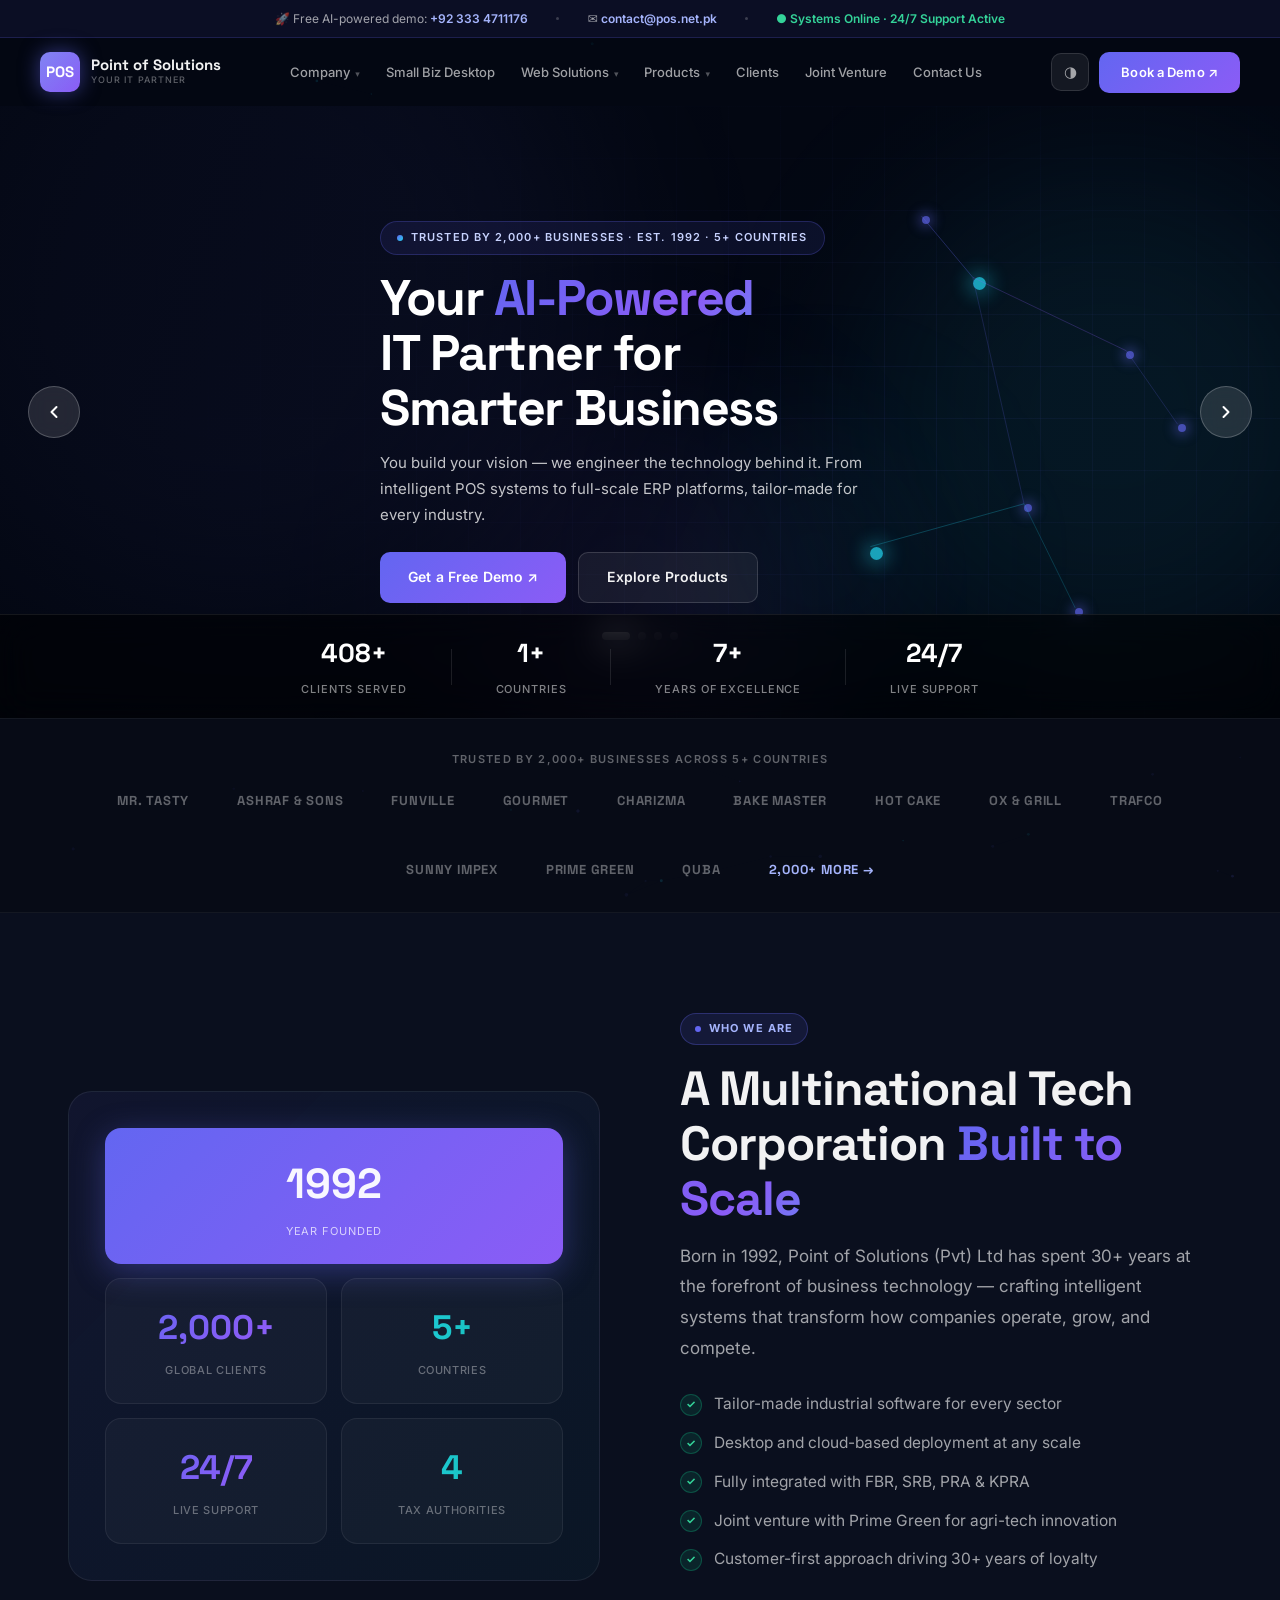
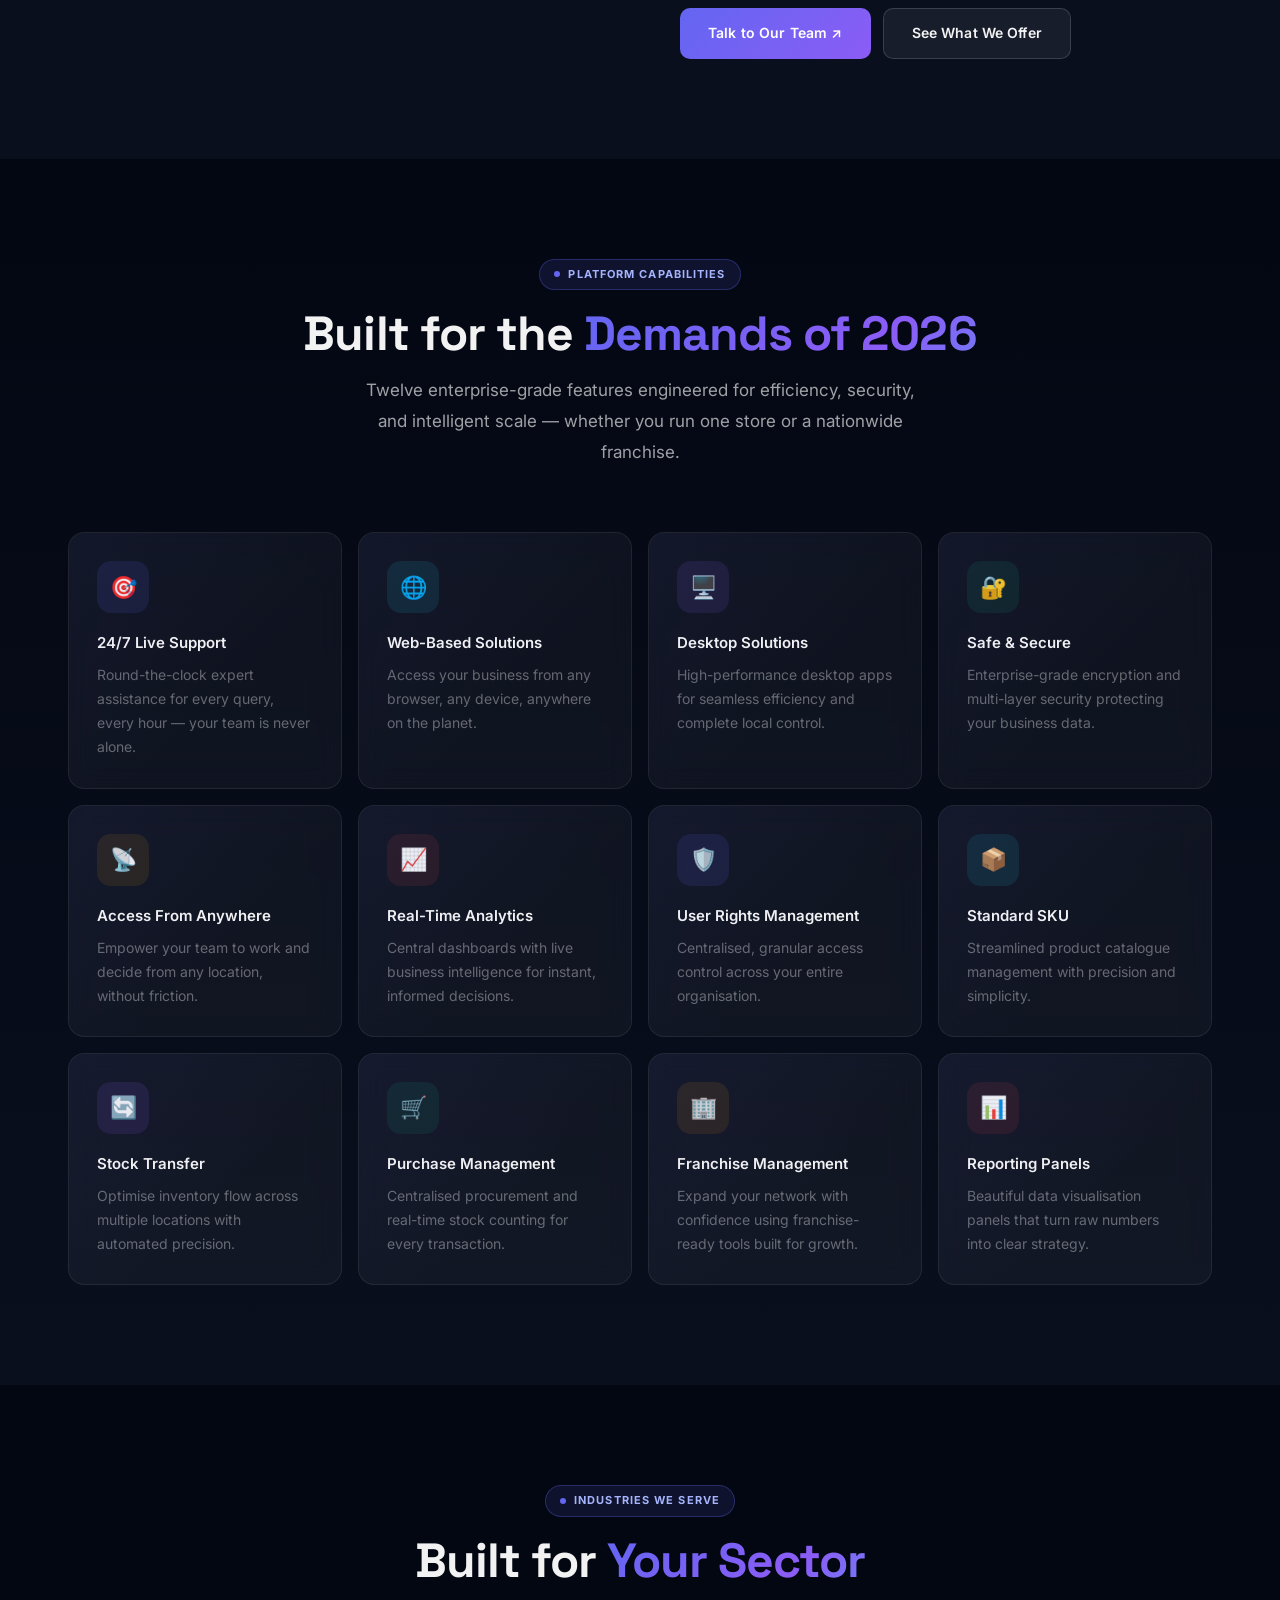
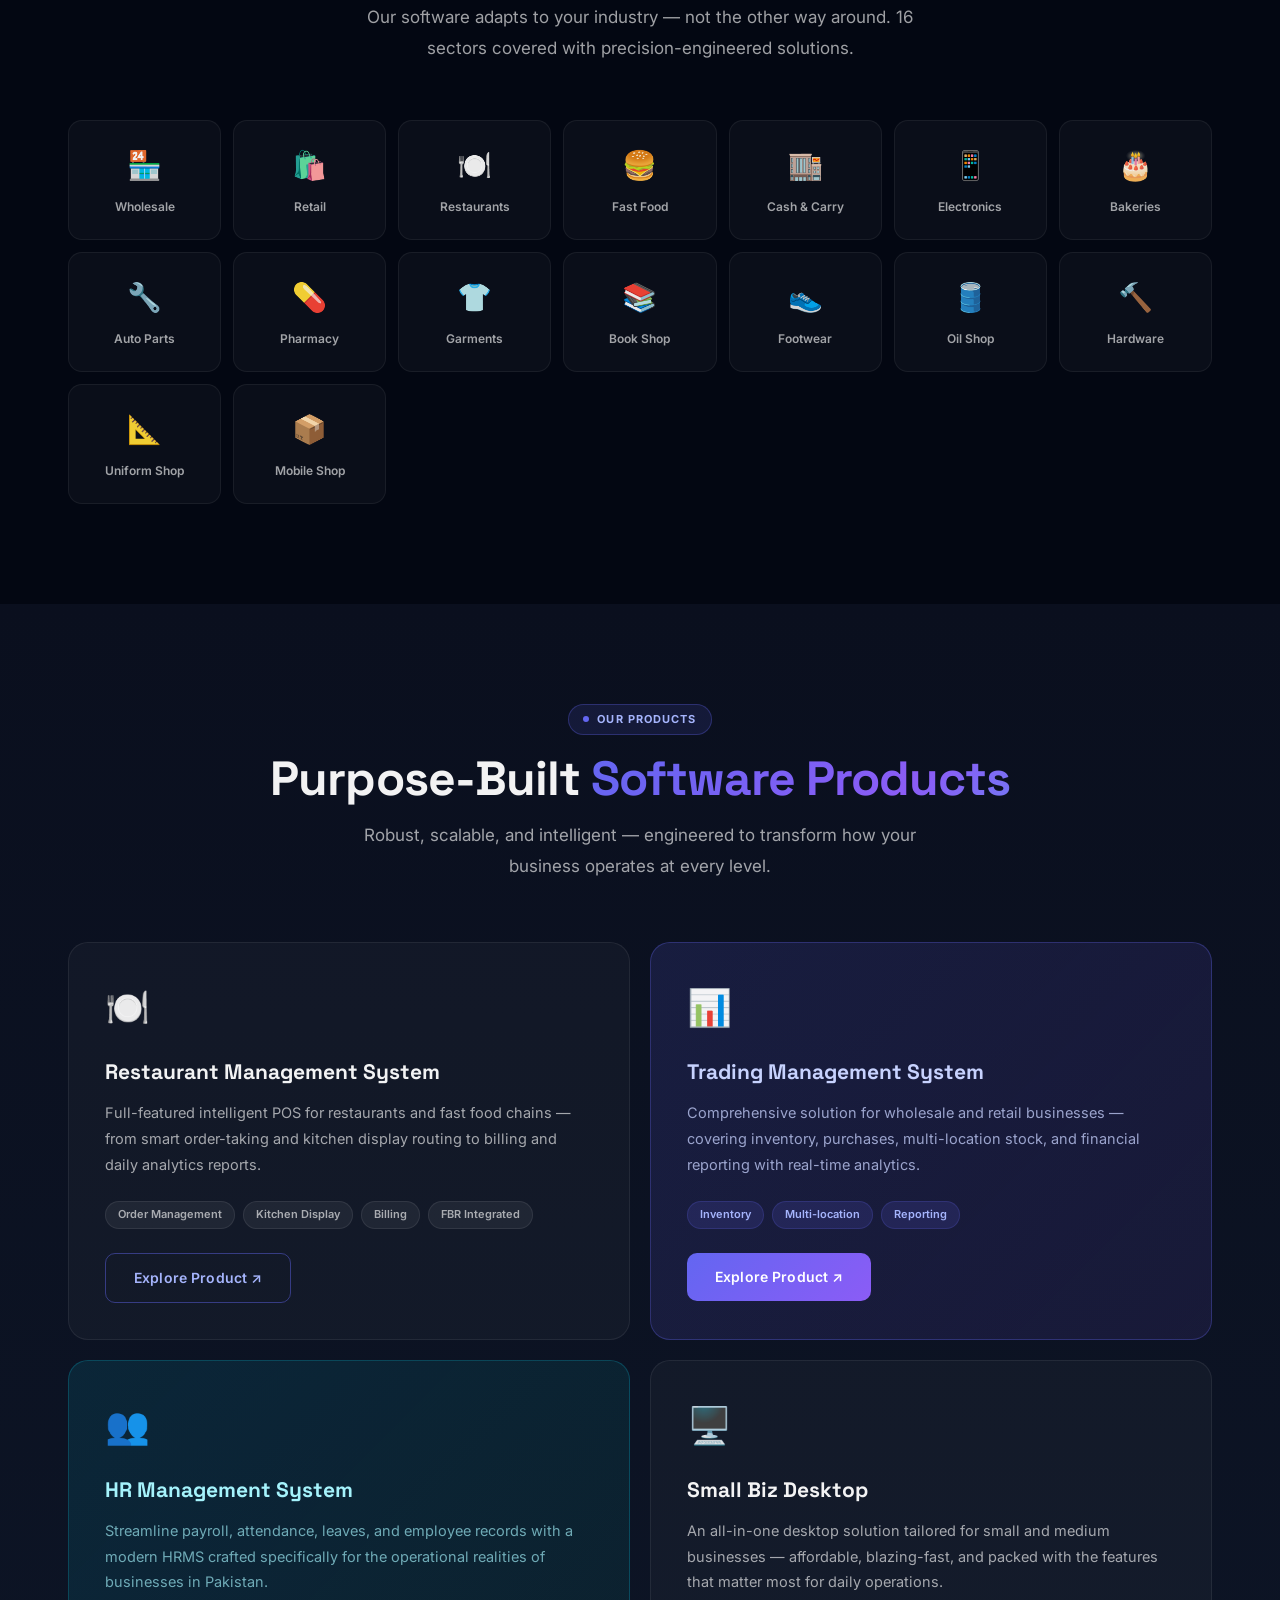
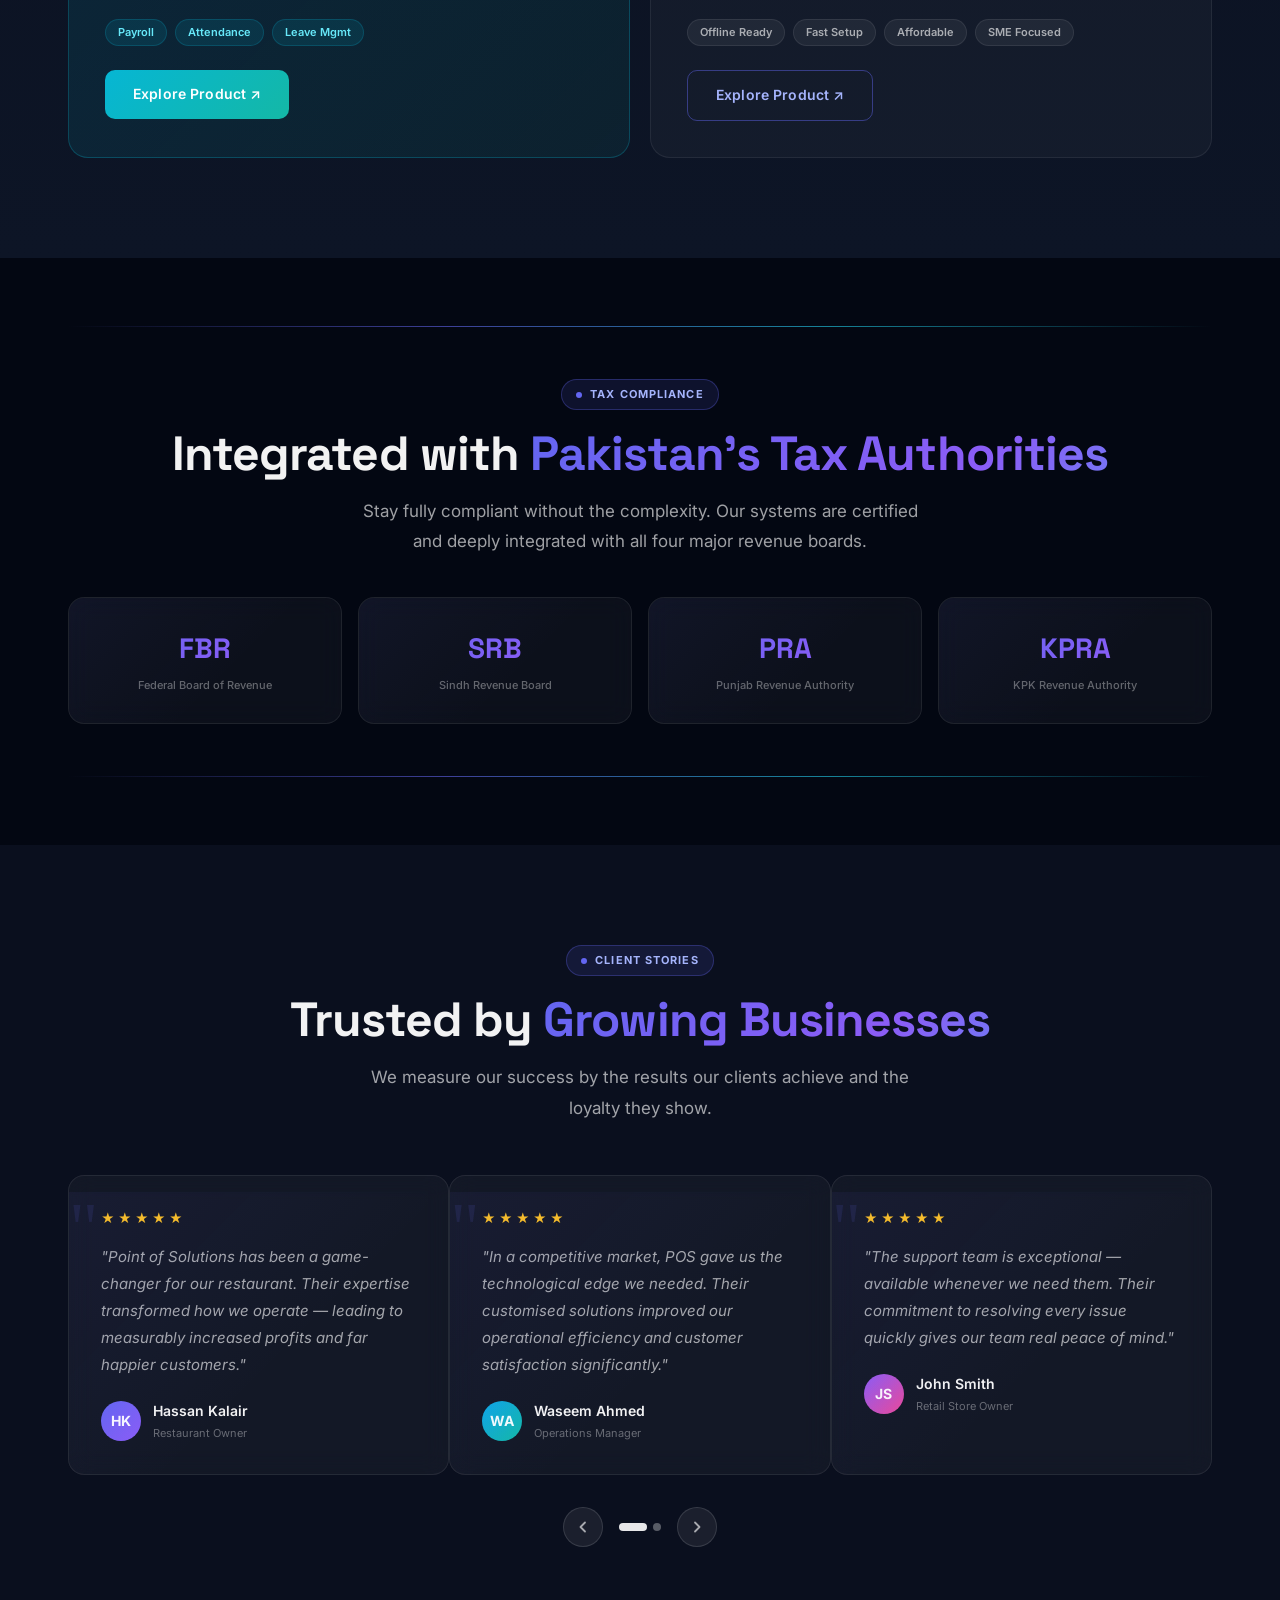
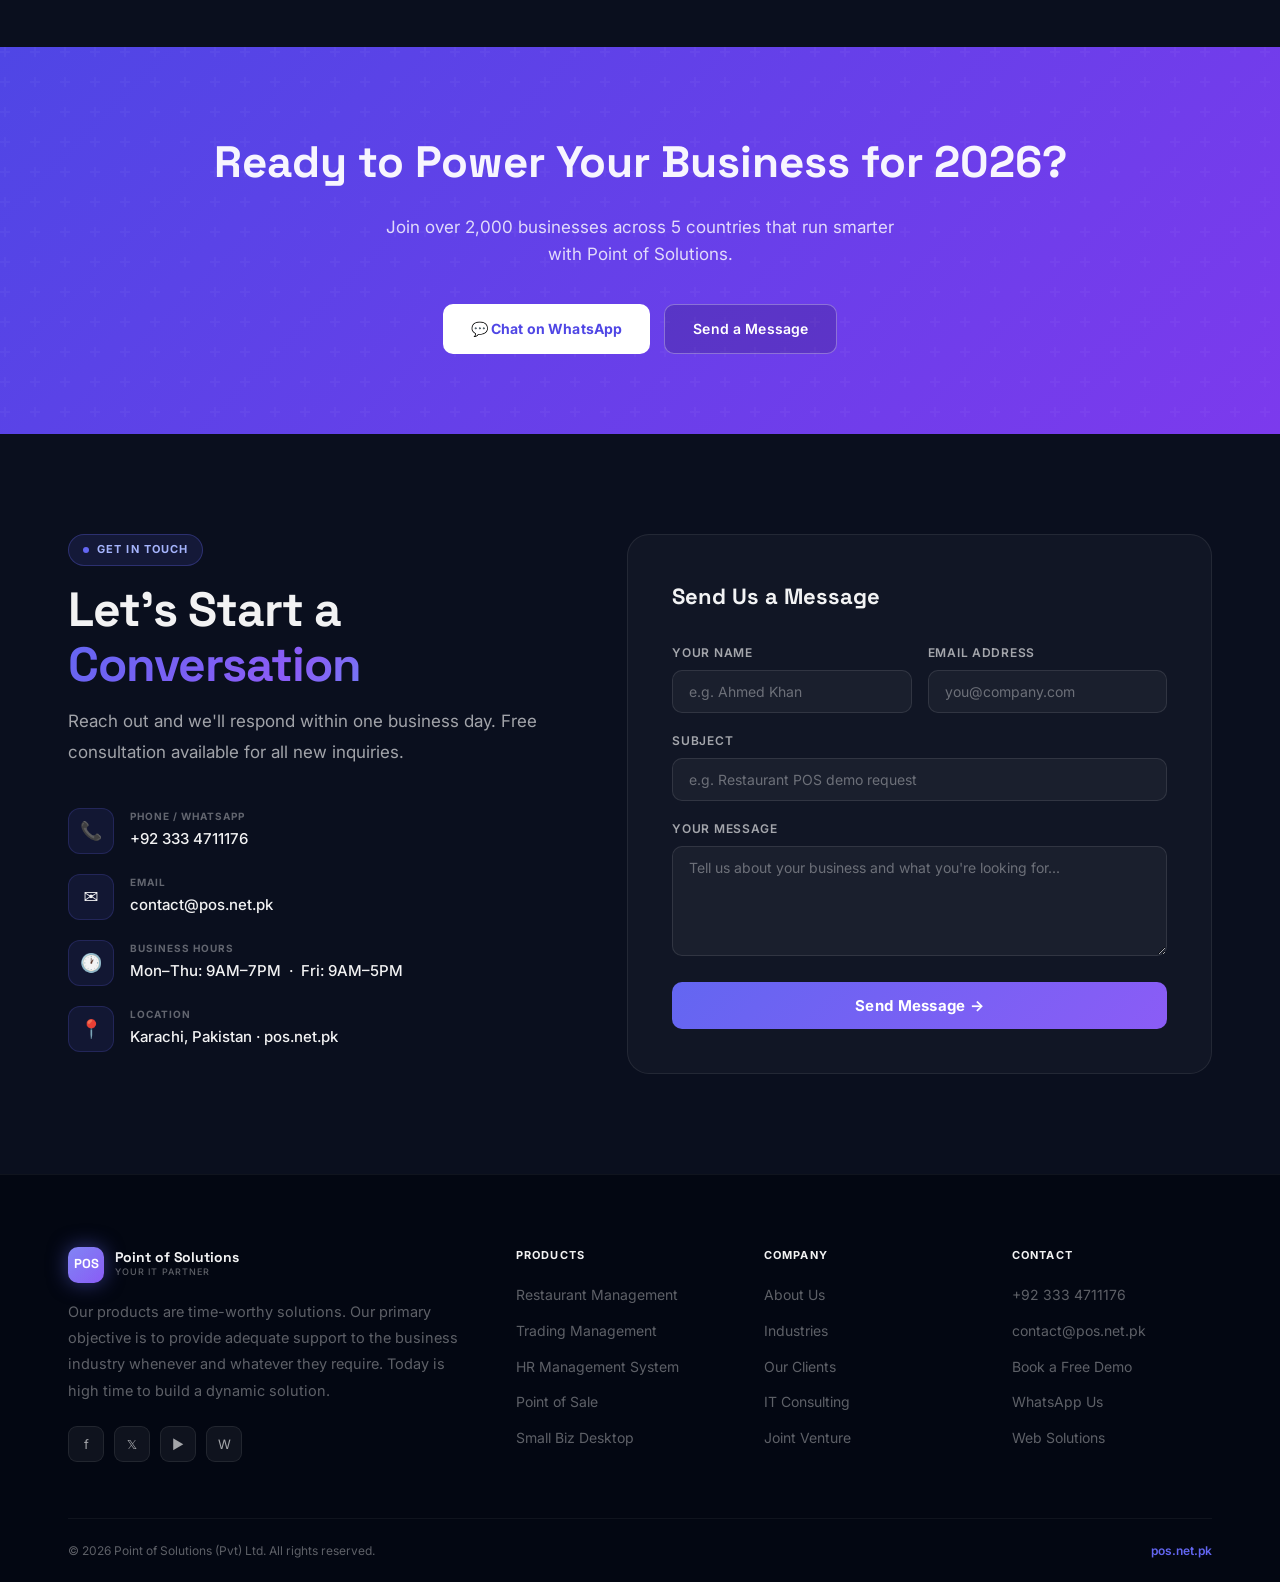
<file: index.html>
<!DOCTYPE html>
<html lang="en" data-theme="dark">

<head>
  <meta charset="UTF-8">
  <meta name="viewport" content="width=device-width, initial-scale=1.0">
  <title>Point of Solutions — Your AI-Powered IT Partner</title>
  <link
    href="https://fonts.googleapis.com/css2?family=Inter:wght@300;400;500;600;700;800;900&family=Space+Grotesk:wght@400;500;600;700&display=swap"
    rel="stylesheet">
  <link rel="stylesheet" href="css/base.css">
  <link rel="stylesheet" href="css/animations.css">
  <link rel="stylesheet" href="css/components.css">
  <link rel="stylesheet" href="css/sections.css">
  <link rel="stylesheet" href="css/responsive.css">
  <link rel="stylesheet" href="css/pages.css">
  <link rel="stylesheet" href="css/themes.css">
</head>

<body>

  <!-- CANVAS for particle background -->
  <canvas id="particleCanvas" style="position:fixed;inset:0;z-index:0;pointer-events:none;opacity:.28;"></canvas>

  <!-- TOP BAR -->
  <div class="topbar">
    <span>🚀 Free AI-powered demo: <a href="tel:+923334711176">+92 333 4711176</a></span>
    <span class="topbar-dot"></span>
    <span>✉ <a href="mailto:contact@pos.net.pk">contact@pos.net.pk</a></span>
    <span class="topbar-dot"></span>
    <span style="color:#34D399; font-weight:600;">● Systems Online · 24/7 Support Active</span>
  </div>

  <!-- NAV -->
  <nav id="mainNav">
    <div class="nav-inner">
      <a href="#" class="logo-wrap">
        <div class="logo-mark"><span>POS</span></div>
        <div class="logo-text">
          <span class="logo-main">Point of Solutions</span>
          <span class="logo-sub">Your IT Partner</span>
        </div>
      </a>
      <ul class="nav-links">
        <li class="has-dropdown">
          <a href="about.html">Company <span class="dropdown-arrow">▾</span></a>
          <ul class="dropdown">
            <li><a href="about.html">About Us</a></li>
            <li><a href="#industries">Industries</a></li>
          </ul>
        </li>
        <li><a href="small-biz-desktop.html">Small Biz Desktop</a></li>
        <li class="has-dropdown">
          <a href="web-solutions.html">Web Solutions <span class="dropdown-arrow">▾</span></a>
          <ul class="dropdown">
            <li><a href="web-solutions.html">ERP Services &amp; Solutions</a></li>
            <li><a href="erp-integration.html">ERP Integration</a></li>
            <li><a href="it-consulting.html">IT Consulting</a></li>
          </ul>
        </li>
        <li class="has-dropdown">
          <a href="#products">Products <span class="dropdown-arrow">▾</span></a>
          <ul class="dropdown">
            <li><a href="restaurant-management-system.html">Restaurant Management System</a></li>
            <li><a href="trading-management-system.html">Trading Management System</a></li>
            <li><a href="hr-management-system.html">Human Resource Management System</a></li>
            <li><a href="point-of-sale.html">Point of Sale</a></li>
          </ul>
        </li>
        <li><a href="clients.html">Clients</a></li>
        <li><a href="joint-venture.html">Joint Venture</a></li>
        <li><a href="contact.html">Contact Us</a></li>
      </ul>
      <div class="nav-actions">
        <!-- Theme Switcher -->
        <div class="theme-switcher" id="themeSwitcher">
          <button class="theme-toggle" id="themeToggle" aria-label="Switch theme" title="Switch theme">
            <span class="theme-icon">◑</span>
          </button>
          <div class="theme-panel" id="themePanel">
            <div class="theme-panel-title">Appearance</div>
            <div class="theme-options">
              <button class="theme-opt" data-theme="dark">
                <span class="theme-swatch ts-dark"></span>Dark Pro
              </button>
              <button class="theme-opt" data-theme="light">
                <span class="theme-swatch ts-light"></span>Light
              </button>
              <button class="theme-opt" data-theme="midnight">
                <span class="theme-swatch ts-midnight"></span>Midnight
              </button>
              <button class="theme-opt" data-theme="aurora">
                <span class="theme-swatch ts-aurora"></span>Aurora
              </button>
            </div>
          </div>
        </div>
        <a href="contact.html" class="btn btn-primary" style="padding:10px 22px;font-size:13px;">Book a Demo ↗</a>
      </div>
    </div>
  </nav>

  <!-- HERO CAROUSEL -->
  <section class="hero-carousel" id="heroCarousel" style="position:relative;z-index:1;">
    <div class="hc-track" id="hcTrack">

      <!-- Slide 1 — AI Brand (layered: real tech photo + CSS animations) -->
      <div class="hc-slide hc-slide-ai">
        <!-- Real photo depth layer — subtly visible through orbs and overlay -->
        <div
          style="position:absolute;inset:0;z-index:0;background-image:url('https://images.unsplash.com/photo-1518770660439-4636190af475?q=85&w=1920&auto=format&fit=crop');background-size:cover;background-position:center;opacity:0.18;">
        </div>
        <!-- Animated orbs -->
        <div class="hc-orb"
          style="width:700px;height:700px;top:-180px;left:-120px;background:rgba(99,102,241,0.14);animation-duration:13s;">
        </div>
        <div class="hc-orb"
          style="width:500px;height:500px;top:10%;right:-80px;background:rgba(34,211,238,0.09);animation:floatR 11s ease-in-out infinite;">
        </div>
        <div class="hc-orb"
          style="width:360px;height:360px;bottom:-60px;left:35%;background:rgba(139,92,246,0.11);animation-duration:9s;">
        </div>
        <div class="hc-orb"
          style="width:220px;height:220px;top:55%;left:55%;background:rgba(34,211,238,0.08);animation-duration:7s;">
        </div>
        <!-- Grid overlay -->
        <div class="hc-grid"></div>
        <!-- Neural nodes -->
        <div class="hc-neural">
          <div class="hc-node" style="top:18%;left:72%;animation-delay:0s;"></div>
          <div class="hc-node" style="top:65%;left:80%;animation-delay:.6s;"></div>
          <div class="hc-node" style="top:40%;left:88%;animation-delay:1.2s;"></div>
          <div class="hc-node hc-node-lg" style="top:28%;left:76%;animation-delay:.3s;"></div>
          <div class="hc-node hc-node-lg" style="top:72%;left:68%;animation-delay:.9s;"></div>
          <div class="hc-node" style="top:52%;left:92%;animation-delay:1.5s;"></div>
          <div class="hc-node" style="top:82%;left:84%;animation-delay:.45s;"></div>
          <!-- Connecting lines via SVG -->
          <svg class="hc-lines" aria-hidden="true">
            <line x1="72%" y1="18%" x2="76%" y2="28%" stroke="rgba(99,102,241,0.3)" stroke-width="1" />
            <line x1="76%" y1="28%" x2="80%" y2="65%" stroke="rgba(99,102,241,0.2)" stroke-width="1" />
            <line x1="80%" y1="65%" x2="68%" y2="72%" stroke="rgba(34,211,238,0.25)" stroke-width="1" />
            <line x1="76%" y1="28%" x2="88%" y2="40%" stroke="rgba(139,92,246,0.25)" stroke-width="1" />
            <line x1="88%" y1="40%" x2="92%" y2="52%" stroke="rgba(99,102,241,0.2)" stroke-width="1" />
            <line x1="80%" y1="65%" x2="84%" y2="82%" stroke="rgba(34,211,238,0.2)" stroke-width="1" />
          </svg>
        </div>
        <div class="hc-overlay hc-overlay-ai"></div>
        <div class="container">
          <div class="hc-content">
            <div class="hero-eyebrow">
              <span class="hero-eyebrow-dot"></span>
              Trusted by 2,000+ businesses · Est. 1992 · 5+ Countries
            </div>
            <h1 class="hc-title">
              Your <span class="grad-text">AI-Powered</span><br>
              IT Partner for<br>
              Smarter Business
            </h1>
            <p class="hc-subtitle">You build your vision — we engineer the technology behind it. From intelligent POS
              systems to full-scale ERP platforms, tailor-made for every industry.</p>
            <div class="hc-btns">
              <a href="#contact" class="btn btn-primary">Get a Free Demo ↗</a>
              <a href="#products" class="btn btn-ghost">Explore Products</a>
            </div>
          </div>
        </div>
      </div>

      <!-- Slide 2 — Restaurant (premium modern dining, table-level perspective) -->
      <div class="hc-slide"
        style="background-image:url('https://images.unsplash.com/photo-1517248135467-4c7edcad34c4?q=90&w=1920&auto=format&fit=crop')">
        <div class="hc-overlay"></div>
        <div class="container">
          <div class="hc-content">
            <div class="hero-eyebrow">
              <span class="hero-eyebrow-dot"></span>
              Restaurant Management System
            </div>
            <h1 class="hc-title">
              Intelligent <span class="grad-text">Restaurant</span><br>
              POS &amp; Kitchen<br>
              Management
            </h1>
            <p class="hc-subtitle">From smart order-taking and kitchen display routing to FBR-integrated billing — a
              complete solution built for modern restaurants and fast food chains.</p>
            <div class="hc-btns">
              <a href="restaurant-management-system.html" class="btn btn-primary">Explore System ↗</a>
              <a href="#contact" class="btn btn-ghost">Book a Demo</a>
            </div>
          </div>
        </div>
      </div>

      <!-- Slide 3 — ERP (clean business analytics laptop, dark moody tones) -->
      <div class="hc-slide"
        style="background-image:url('https://images.unsplash.com/photo-1460925895917-afdab827c52f?q=90&w=1920&auto=format&fit=crop')">
        <div class="hc-overlay"></div>
        <div class="container">
          <div class="hc-content">
            <div class="hero-eyebrow">
              <span class="hero-eyebrow-dot"></span>
              ERP &amp; Business Intelligence
            </div>
            <h1 class="hc-title">
              Enterprise-Grade<br>
              <span class="grad-text">ERP Solutions</span><br>
              at Every Scale
            </h1>
            <p class="hc-subtitle">Comprehensive trading, inventory and financial management with real-time analytics,
              multi-location support, and full tax authority integration.</p>
            <div class="hc-btns">
              <a href="web-solutions.html" class="btn btn-primary">Explore ERP ↗</a>
              <a href="#contact" class="btn btn-ghost">Get a Quote</a>
            </div>
          </div>
        </div>
      </div>

      <!-- Slide 4 — HR (collaborative modern tech team, bright professional office) -->
      <div class="hc-slide"
        style="background-image:url('https://images.unsplash.com/photo-1522071820081-009f0129c71c?q=90&w=1920&auto=format&fit=crop')">
        <div class="hc-overlay"></div>
        <div class="container">
          <div class="hc-content">
            <div class="hero-eyebrow">
              <span class="hero-eyebrow-dot"></span>
              Human Resource Management
            </div>
            <h1 class="hc-title">
              Empower Your<br>
              <span class="grad-text">Workforce</span><br>
              Intelligently
            </h1>
            <p class="hc-subtitle">Streamline payroll, attendance, leaves, and employee records with a modern HRMS
              crafted for the operational realities of businesses across Pakistan and beyond.</p>
            <div class="hc-btns">
              <a href="hr-management-system.html" class="btn btn-primary">Explore HRMS ↗</a>
              <a href="#contact" class="btn btn-ghost">Book a Demo</a>
            </div>
          </div>
        </div>
      </div>

    </div>

    <!-- Prev / Next -->
    <button class="hc-arrow hc-prev" id="hcPrev" aria-label="Previous slide">
      <svg width="20" height="20" viewBox="0 0 20 20" fill="none">
        <path d="M12.5 15L7.5 10l5-5" stroke="currentColor" stroke-width="2" stroke-linecap="round"
          stroke-linejoin="round" />
      </svg>
    </button>
    <button class="hc-arrow hc-next" id="hcNext" aria-label="Next slide">
      <svg width="20" height="20" viewBox="0 0 20 20" fill="none">
        <path d="M7.5 5l5 5-5 5" stroke="currentColor" stroke-width="2" stroke-linecap="round"
          stroke-linejoin="round" />
      </svg>
    </button>

    <!-- Dots -->
    <div class="hc-dots" id="hcDots">
      <button class="hc-dot active" data-slide="0" aria-label="Slide 1"></button>
      <button class="hc-dot" data-slide="1" aria-label="Slide 2"></button>
      <button class="hc-dot" data-slide="2" aria-label="Slide 3"></button>
      <button class="hc-dot" data-slide="3" aria-label="Slide 4"></button>
    </div>

    <!-- Stats bar -->
    <div class="hc-stats hero-stats">
      <div class="hc-stat"><strong id="stat1">2,000+</strong><span>Clients served</span></div>
      <div class="hc-stat-div"></div>
      <div class="hc-stat"><strong id="stat2">5+</strong><span>Countries</span></div>
      <div class="hc-stat-div"></div>
      <div class="hc-stat"><strong id="stat3">30+</strong><span>Years of excellence</span></div>
      <div class="hc-stat-div"></div>
      <div class="hc-stat"><strong>24/7</strong><span>Live support</span></div>
    </div>

    <!-- Progress bar -->
    <div class="hc-progress" id="hcProgress"></div>
  </section>

  <!-- CLIENTS STRIP -->
  <div class="clients-strip" style="position:relative;z-index:1;">
    <div class="container">
      <p class="clients-label">Trusted by 2,000+ businesses across 5+ countries</p>
      <div class="client-logos">
        <span class="client-logo">Mr. Tasty</span>
        <span class="client-logo">Ashraf &amp; Sons</span>
        <span class="client-logo">Funville</span>
        <span class="client-logo">Gourmet</span>
        <span class="client-logo">Charizma</span>
        <span class="client-logo">Bake Master</span>
        <span class="client-logo">Hot Cake</span>
        <span class="client-logo">Ox &amp; Grill</span>
        <span class="client-logo">Trafco</span>
        <span class="client-logo">Sunny Impex</span>
        <span class="client-logo">Prime Green</span>
        <span class="client-logo">QUBA</span>
        <a href="clients.html" class="client-logo" style="color:#A5B4FC;">2,000+ more →</a>
      </div>
    </div>
  </div>

  <!-- ABOUT -->
  <section class="section" id="about" style="background:var(--bg2);position:relative;z-index:1;">
    <div class="container">
      <div class="about-grid">
        <div class="reveal-l">
          <div class="about-visual-wrap">
            <div class="year-badge">
              <strong>1992</strong>
              <span>Year Founded</span>
            </div>
            <div class="about-stat-grid">
              <div class="astat"><strong class="grad-text">2,000+</strong><span>Global clients</span></div>
              <div class="astat"><strong class="grad-text-2">5+</strong><span>Countries</span></div>
              <div class="astat"><strong class="grad-text">24/7</strong><span>Live support</span></div>
              <div class="astat"><strong class="grad-text-2">4</strong><span>Tax authorities</span></div>
            </div>
          </div>
        </div>
        <div class="reveal-r">
          <div class="section-label"><span class="label-dot"></span>Who We Are</div>
          <h2 class="section-title">A Multinational Tech Corporation <span class="grad-text">Built to Scale</span></h2>
          <p class="section-sub">Born in 1992, Point of Solutions (Pvt) Ltd has spent 30+ years at the forefront of
            business technology — crafting intelligent systems that transform how companies operate, grow, and compete.
          </p>
          <ul class="check-list">
            <li>
              <div class="chk">✓</div> Tailor-made industrial software for every sector
            </li>
            <li>
              <div class="chk">✓</div> Desktop and cloud-based deployment at any scale
            </li>
            <li>
              <div class="chk">✓</div> Fully integrated with FBR, SRB, PRA &amp; KPRA
            </li>
            <li>
              <div class="chk">✓</div> Joint venture with Prime Green for agri-tech innovation
            </li>
            <li>
              <div class="chk">✓</div> Customer-first approach driving 30+ years of loyalty
            </li>
          </ul>
          <div style="display:flex;gap:12px;flex-wrap:wrap;margin-top:36px;">
            <a href="#contact" class="btn btn-primary">Talk to Our Team ↗</a>
            <a href="#features" class="btn btn-ghost">See What We Offer</a>
          </div>
        </div>
      </div>
    </div>
  </section>

  <!-- FEATURES -->
  <section class="section features-section" id="features" style="position:relative;z-index:1;">
    <div class="container">
      <div style="text-align:center;margin-bottom:64px;" class="reveal">
        <div class="section-label" style="margin:0 auto 16px;"><span class="label-dot"></span>Platform Capabilities
        </div>
        <h2 class="section-title">Built for the <span class="grad-text">Demands of 2026</span></h2>
        <p class="section-sub" style="margin:14px auto 0;max-width:580px;">Twelve enterprise-grade features engineered
          for efficiency, security, and intelligent scale — whether you run one store or a nationwide franchise.</p>
      </div>
      <div class="features-grid">
        <div class="glass feat-card glass-hover reveal delay-1">
          <div class="feat-icon-wrap" style="background:rgba(99,102,241,.12);">🎯</div>
          <div class="feat-title">24/7 Live Support</div>
          <div class="feat-desc">Round-the-clock expert assistance for every query, every hour — your team is never
            alone.</div>
        </div>
        <div class="glass feat-card glass-hover reveal delay-2">
          <div class="feat-icon-wrap" style="background:rgba(34,211,238,.1);">🌐</div>
          <div class="feat-title">Web-Based Solutions</div>
          <div class="feat-desc">Access your business from any browser, any device, anywhere on the planet.</div>
        </div>
        <div class="glass feat-card glass-hover reveal delay-3">
          <div class="feat-icon-wrap" style="background:rgba(139,92,246,.12);">🖥️</div>
          <div class="feat-title">Desktop Solutions</div>
          <div class="feat-desc">High-performance desktop apps for seamless efficiency and complete local control.</div>
        </div>
        <div class="glass feat-card glass-hover reveal delay-4">
          <div class="feat-icon-wrap" style="background:rgba(16,185,129,.1);">🔐</div>
          <div class="feat-title">Safe &amp; Secure</div>
          <div class="feat-desc">Enterprise-grade encryption and multi-layer security protecting your business data.
          </div>
        </div>
        <div class="glass feat-card glass-hover reveal delay-1">
          <div class="feat-icon-wrap" style="background:rgba(245,158,11,.1);">📡</div>
          <div class="feat-title">Access From Anywhere</div>
          <div class="feat-desc">Empower your team to work and decide from any location, without friction.</div>
        </div>
        <div class="glass feat-card glass-hover reveal delay-2">
          <div class="feat-icon-wrap" style="background:rgba(239,68,68,.1);">📈</div>
          <div class="feat-title">Real-Time Analytics</div>
          <div class="feat-desc">Central dashboards with live business intelligence for instant, informed decisions.
          </div>
        </div>
        <div class="glass feat-card glass-hover reveal delay-3">
          <div class="feat-icon-wrap" style="background:rgba(99,102,241,.12);">🛡️</div>
          <div class="feat-title">User Rights Management</div>
          <div class="feat-desc">Centralised, granular access control across your entire organisation.</div>
        </div>
        <div class="glass feat-card glass-hover reveal delay-4">
          <div class="feat-icon-wrap" style="background:rgba(34,211,238,.1);">📦</div>
          <div class="feat-title">Standard SKU</div>
          <div class="feat-desc">Streamlined product catalogue management with precision and simplicity.</div>
        </div>
        <div class="glass feat-card glass-hover reveal delay-1">
          <div class="feat-icon-wrap" style="background:rgba(139,92,246,.12);">🔄</div>
          <div class="feat-title">Stock Transfer</div>
          <div class="feat-desc">Optimise inventory flow across multiple locations with automated precision.</div>
        </div>
        <div class="glass feat-card glass-hover reveal delay-2">
          <div class="feat-icon-wrap" style="background:rgba(16,185,129,.1);">🛒</div>
          <div class="feat-title">Purchase Management</div>
          <div class="feat-desc">Centralised procurement and real-time stock counting for every transaction.</div>
        </div>
        <div class="glass feat-card glass-hover reveal delay-3">
          <div class="feat-icon-wrap" style="background:rgba(245,158,11,.1);">🏢</div>
          <div class="feat-title">Franchise Management</div>
          <div class="feat-desc">Expand your network with confidence using franchise-ready tools built for growth.</div>
        </div>
        <div class="glass feat-card glass-hover reveal delay-4">
          <div class="feat-icon-wrap" style="background:rgba(239,68,68,.1);">📊</div>
          <div class="feat-title">Reporting Panels</div>
          <div class="feat-desc">Beautiful data visualisation panels that turn raw numbers into clear strategy.</div>
        </div>
      </div>
    </div>
  </section>

  <!-- INDUSTRIES -->
  <section class="section industries-section" id="industries" style="position:relative;z-index:1;">
    <div class="container">
      <div style="text-align:center;margin-bottom:56px;" class="reveal">
        <div class="section-label" style="margin:0 auto 16px;"><span class="label-dot"></span>Industries We Serve</div>
        <h2 class="section-title">Built for <span class="grad-text">Your Sector</span></h2>
        <p class="section-sub" style="margin:14px auto 0;">Our software adapts to your industry — not the other way
          around. 16 sectors covered with precision-engineered solutions.</p>
      </div>
      <div class="industry-grid">
        <div class="ind-card reveal delay-1"><span class="ind-icon">🏪</span>
          <div class="ind-label">Wholesale</div>
        </div>
        <div class="ind-card reveal delay-2"><span class="ind-icon">🛍️</span>
          <div class="ind-label">Retail</div>
        </div>
        <div class="ind-card reveal delay-3"><span class="ind-icon">🍽️</span>
          <div class="ind-label">Restaurants</div>
        </div>
        <div class="ind-card reveal delay-4"><span class="ind-icon">🍔</span>
          <div class="ind-label">Fast Food</div>
        </div>
        <div class="ind-card reveal delay-1"><span class="ind-icon">🏬</span>
          <div class="ind-label">Cash &amp; Carry</div>
        </div>
        <div class="ind-card reveal delay-2"><span class="ind-icon">📱</span>
          <div class="ind-label">Electronics</div>
        </div>
        <div class="ind-card reveal delay-3"><span class="ind-icon">🎂</span>
          <div class="ind-label">Bakeries</div>
        </div>
        <div class="ind-card reveal delay-4"><span class="ind-icon">🔧</span>
          <div class="ind-label">Auto Parts</div>
        </div>
        <div class="ind-card reveal delay-1"><span class="ind-icon">💊</span>
          <div class="ind-label">Pharmacy</div>
        </div>
        <div class="ind-card reveal delay-2"><span class="ind-icon">👕</span>
          <div class="ind-label">Garments</div>
        </div>
        <div class="ind-card reveal delay-3"><span class="ind-icon">📚</span>
          <div class="ind-label">Book Shop</div>
        </div>
        <div class="ind-card reveal delay-4"><span class="ind-icon">👟</span>
          <div class="ind-label">Footwear</div>
        </div>
        <div class="ind-card reveal delay-1"><span class="ind-icon">🛢️</span>
          <div class="ind-label">Oil Shop</div>
        </div>
        <div class="ind-card reveal delay-2"><span class="ind-icon">🔨</span>
          <div class="ind-label">Hardware</div>
        </div>
        <div class="ind-card reveal delay-3"><span class="ind-icon">📐</span>
          <div class="ind-label">Uniform Shop</div>
        </div>
        <div class="ind-card reveal delay-4"><span class="ind-icon">📦</span>
          <div class="ind-label">Mobile Shop</div>
        </div>
      </div>
    </div>
  </section>

  <!-- PRODUCTS -->
  <section class="section products-section" id="products" style="position:relative;z-index:1;">
    <div class="container">
      <div style="text-align:center;margin-bottom:60px;" class="reveal">
        <div class="section-label" style="margin:0 auto 16px;"><span class="label-dot"></span>Our Products</div>
        <h2 class="section-title">Purpose-Built <span class="grad-text">Software Products</span></h2>
        <p class="section-sub" style="margin:14px auto 0;">Robust, scalable, and intelligent — engineered to transform
          how your business operates at every level.</p>
      </div>
      <div class="products-grid">
        <div class="prod-card prod-card-dark reveal delay-1">
          <span class="prod-icon">🍽️</span>
          <h3 class="prod-title">Restaurant Management System</h3>
          <p class="prod-desc">Full-featured intelligent POS for restaurants and fast food chains — from smart
            order-taking and kitchen display routing to billing and daily analytics reports.</p>
          <div class="prod-tags">
            <span class="prod-tag">Order Management</span>
            <span class="prod-tag">Kitchen Display</span>
            <span class="prod-tag">Billing</span>
            <span class="prod-tag">FBR Integrated</span>
          </div>
          <a href="restaurant-management-system.html" class="btn btn-outline">Explore Product ↗</a>
        </div>
        <div class="prod-card prod-card-highlight reveal delay-2">
          <span class="prod-icon">📊</span>
          <h3 class="prod-title" style="color:#C7D2FE;">Trading Management System</h3>
          <p class="prod-desc" style="color:rgba(199,210,254,.75);">Comprehensive solution for wholesale and retail
            businesses — covering inventory, purchases, multi-location stock, and financial reporting with real-time
            analytics.</p>
          <div class="prod-tags">
            <span class="prod-tag"
              style="background:rgba(99,102,241,.15);color:#A5B4FC;border-color:rgba(99,102,241,.2);">Inventory</span>
            <span class="prod-tag"
              style="background:rgba(99,102,241,.15);color:#A5B4FC;border-color:rgba(99,102,241,.2);">Multi-location</span>
            <span class="prod-tag"
              style="background:rgba(99,102,241,.15);color:#A5B4FC;border-color:rgba(99,102,241,.2);">Reporting</span>
          </div>
          <a href="trading-management-system.html" class="btn btn-primary">Explore Product ↗</a>
        </div>
        <div class="prod-card prod-card-cyan reveal delay-3">
          <span class="prod-icon">👥</span>
          <h3 class="prod-title" style="color:#A5F3FC;">HR Management System</h3>
          <p class="prod-desc" style="color:rgba(165,243,252,.65);">Streamline payroll, attendance, leaves, and employee
            records with a modern HRMS crafted specifically for the operational realities of businesses in Pakistan.</p>
          <div class="prod-tags">
            <span class="prod-tag"
              style="background:rgba(6,182,212,.12);color:#67E8F9;border-color:rgba(6,182,212,.2);">Payroll</span>
            <span class="prod-tag"
              style="background:rgba(6,182,212,.12);color:#67E8F9;border-color:rgba(6,182,212,.2);">Attendance</span>
            <span class="prod-tag"
              style="background:rgba(6,182,212,.12);color:#67E8F9;border-color:rgba(6,182,212,.2);">Leave Mgmt</span>
          </div>
          <a href="hr-management-system.html" class="btn btn-cyan">Explore Product ↗</a>
        </div>
        <div class="prod-card prod-card-dark reveal delay-4">
          <span class="prod-icon">🖥️</span>
          <h3 class="prod-title">Small Biz Desktop</h3>
          <p class="prod-desc">An all-in-one desktop solution tailored for small and medium businesses — affordable,
            blazing-fast, and packed with the features that matter most for daily operations.</p>
          <div class="prod-tags">
            <span class="prod-tag">Offline Ready</span>
            <span class="prod-tag">Fast Setup</span>
            <span class="prod-tag">Affordable</span>
            <span class="prod-tag">SME Focused</span>
          </div>
          <a href="small-biz-desktop.html" class="btn btn-outline">Explore Product ↗</a>
        </div>
      </div>
    </div>
  </section>

  <!-- TAX INTEGRATION -->
  <section class="section-sm tax-section" style="position:relative;z-index:1;">
    <div class="container" style="text-align:center;">
      <span class="glow-line" style="margin-bottom:52px;display:block;"></span>
      <div class="section-label reveal" style="margin:0 auto 16px;"><span class="label-dot"></span>Tax Compliance</div>
      <h2 class="section-title reveal">Integrated with <span class="grad-text">Pakistan's Tax Authorities</span></h2>
      <p class="section-sub reveal" style="margin:14px auto 0;">Stay fully compliant without the complexity. Our systems
        are certified and deeply integrated with all four major revenue boards.</p>
      <div class="tax-grid">
        <div class="tax-card glass reveal delay-1"><span class="tax-abbr grad-text">FBR</span>
          <div class="tax-full">Federal Board of Revenue</div>
        </div>
        <div class="tax-card glass reveal delay-2"><span class="tax-abbr grad-text">SRB</span>
          <div class="tax-full">Sindh Revenue Board</div>
        </div>
        <div class="tax-card glass reveal delay-3"><span class="tax-abbr grad-text">PRA</span>
          <div class="tax-full">Punjab Revenue Authority</div>
        </div>
        <div class="tax-card glass reveal delay-4"><span class="tax-abbr grad-text">KPRA</span>
          <div class="tax-full">KPK Revenue Authority</div>
        </div>
      </div>
      <span class="glow-line" style="margin-top:52px;display:block;"></span>
    </div>
  </section>

  <!-- TESTIMONIALS -->
  <section class="section" id="clients" style="background:var(--bg2);position:relative;z-index:1;">
    <div class="container">
      <div style="text-align:center;margin-bottom:52px;" class="reveal">
        <div class="section-label" style="margin:0 auto 16px;"><span class="label-dot"></span>Client Stories</div>
        <h2 class="section-title">Trusted by <span class="grad-text">Growing Businesses</span></h2>
        <p class="section-sub" style="margin:14px auto 0;">We measure our success by the results our clients achieve and
          the loyalty they show.</p>
      </div>

      <!-- Testimonial Carousel -->
      <div class="testi-carousel">
        <div class="testi-track" id="testiTrack">
          <div class="glass testi-card">
            <div class="stars">★★★★★</div>
            <p class="testi-quote">"Point of Solutions has been a game-changer for our restaurant. Their expertise
              transformed how we operate — leading to measurably increased profits and far happier customers."</p>
            <div class="testi-author">
              <div class="testi-avatar" style="background:linear-gradient(135deg,#6366F1,#8B5CF6);">HK</div>
              <div>
                <div class="testi-name">Hassan Kalair</div>
                <div class="testi-role">Restaurant Owner</div>
              </div>
            </div>
          </div>
          <div class="glass testi-card">
            <div class="stars">★★★★★</div>
            <p class="testi-quote">"In a competitive market, POS gave us the technological edge we needed. Their
              customised solutions improved our operational efficiency and customer satisfaction significantly."</p>
            <div class="testi-author">
              <div class="testi-avatar" style="background:linear-gradient(135deg,#0EA5E9,#14B8A6);">WA</div>
              <div>
                <div class="testi-name">Waseem Ahmed</div>
                <div class="testi-role">Operations Manager</div>
              </div>
            </div>
          </div>
          <div class="glass testi-card">
            <div class="stars">★★★★★</div>
            <p class="testi-quote">"The support team is exceptional — available whenever we need them. Their commitment
              to resolving every issue quickly gives our team real peace of mind."</p>
            <div class="testi-author">
              <div class="testi-avatar" style="background:linear-gradient(135deg,#8B5CF6,#EC4899);">JS</div>
              <div>
                <div class="testi-name">John Smith</div>
                <div class="testi-role">Retail Store Owner</div>
              </div>
            </div>
          </div>
          <div class="glass testi-card">
            <div class="stars">★★★★★</div>
            <p class="testi-quote">"FBR integration made compliance effortless. We can focus entirely on growing the
              business while POS handles all the regulatory complexity behind the scenes."</p>
            <div class="testi-author">
              <div class="testi-avatar" style="background:linear-gradient(135deg,#10B981,#059669);">ML</div>
              <div>
                <div class="testi-name">Maria Lopez</div>
                <div class="testi-role">Retail Chain Manager</div>
              </div>
            </div>
          </div>
          <div class="glass testi-card">
            <div class="stars">★★★★★</div>
            <p class="testi-quote">"Setting up a franchise network used to be overwhelming. POS gave us the tools and
              confidence to expand to three new locations within one year — seamlessly."</p>
            <div class="testi-author">
              <div class="testi-avatar" style="background:linear-gradient(135deg,#F59E0B,#EF4444);">AR</div>
              <div>
                <div class="testi-name">Ahmed Raza</div>
                <div class="testi-role">Franchise Owner</div>
              </div>
            </div>
          </div>
          <div class="glass testi-card">
            <div class="stars">★★★★★</div>
            <p class="testi-quote">"The real-time analytics alone have paid back our investment many times over. We now
              make faster, smarter decisions based on live data — not gut feeling."</p>
            <div class="testi-author">
              <div class="testi-avatar" style="background:linear-gradient(135deg,#0891B2,#6366F1);">SN</div>
              <div>
                <div class="testi-name">Sara Niaz</div>
                <div class="testi-role">Operations Director</div>
              </div>
            </div>
          </div>
        </div>

        <!-- Nav -->
        <div class="testi-carousel-nav">
          <button class="testi-nav-btn" id="testiPrev" aria-label="Previous">
            <svg width="14" height="14" viewBox="0 0 14 14" fill="none">
              <path d="M9 11.5L4.5 7 9 2.5" stroke="currentColor" stroke-width="1.8" stroke-linecap="round"
                stroke-linejoin="round" />
            </svg>
          </button>
          <div id="testiDots" style="display:flex;gap:6px;"></div>
          <button class="testi-nav-btn" id="testiNext" aria-label="Next">
            <svg width="14" height="14" viewBox="0 0 14 14" fill="none">
              <path d="M5 2.5L9.5 7 5 11.5" stroke="currentColor" stroke-width="1.8" stroke-linecap="round"
                stroke-linejoin="round" />
            </svg>
          </button>
        </div>
      </div>
    </div>
  </section>

  <!-- CTA BAND -->
  <div class="cta-band" style="position:relative;z-index:1;">
    <div class="container reveal">
      <h2>Ready to Power Your Business for 2026?</h2>
      <p>Join over 2,000 businesses across 5 countries that run smarter with Point of Solutions.</p>
      <div class="cta-btns">
        <a href="https://wa.me/923334711176" class="btn btn-white" target="_blank">💬 Chat on WhatsApp</a>
        <a href="#contact" class="btn"
          style="background:rgba(0,0,0,.15);color:#fff;border:1px solid rgba(255,255,255,.3);">Send a Message</a>
      </div>
    </div>
  </div>

  <!-- CONTACT -->
  <section class="section contact-section" id="contact" style="position:relative;z-index:1;">
    <div class="container">
      <div class="contact-grid">
        <div class="reveal-l">
          <div class="section-label"><span class="label-dot"></span>Get in Touch</div>
          <h2 class="section-title">Let's Start a <span class="grad-text">Conversation</span></h2>
          <p class="section-sub">Reach out and we'll respond within one business day. Free consultation available for
            all new inquiries.</p>
          <div class="contact-items">
            <div class="contact-item">
              <div class="contact-icon-wrap">📞</div>
              <div>
                <div class="c-label">Phone / WhatsApp</div>
                <div class="c-val">+92 333 4711176</div>
              </div>
            </div>
            <div class="contact-item">
              <div class="contact-icon-wrap">✉️</div>
              <div>
                <div class="c-label">Email</div>
                <div class="c-val">contact@pos.net.pk</div>
              </div>
            </div>
            <div class="contact-item">
              <div class="contact-icon-wrap">🕐</div>
              <div>
                <div class="c-label">Business Hours</div>
                <div class="c-val">Mon–Thu: 9AM–7PM &nbsp;·&nbsp; Fri: 9AM–5PM</div>
              </div>
            </div>
            <div class="contact-item">
              <div class="contact-icon-wrap">📍</div>
              <div>
                <div class="c-label">Location</div>
                <div class="c-val">Karachi, Pakistan · pos.net.pk</div>
              </div>
            </div>
          </div>
        </div>
        <div class="reveal-r">
          <div class="contact-form-wrap">
            <h3 style="font-family:'Space Grotesk',sans-serif;font-size:22px;font-weight:700;margin-bottom:28px;">Send
              Us a Message</h3>
            <div class="form-row">
              <div class="form-group">
                <label>Your Name</label>
                <input type="text" placeholder="e.g. Ahmed Khan">
              </div>
              <div class="form-group">
                <label>Email Address</label>
                <input type="email" placeholder="you@company.com">
              </div>
            </div>
            <div class="form-group">
              <label>Subject</label>
              <input type="text" placeholder="e.g. Restaurant POS demo request">
            </div>
            <div class="form-group">
              <label>Your Message</label>
              <textarea placeholder="Tell us about your business and what you're looking for..."></textarea>
            </div>
            <button class="form-submit"
              onclick="this.innerHTML='✓ Message Sent!';this.style.background='linear-gradient(135deg,#10B981,#059669)';">Send
              Message →</button>
          </div>
        </div>
      </div>
    </div>
  </section>

  <!-- FOOTER -->
  <footer style="position:relative;z-index:1;">
    <div class="container">
      <div class="footer-grid">
        <div>
          <a href="#" class="logo-wrap" style="display:flex;margin-bottom:0;">
            <div class="logo-mark" style="width:36px;height:36px;"><span style="font-size:13px;">POS</span></div>
            <div class="logo-text">
              <span class="logo-main" style="font-size:14px;">Point of Solutions</span>
              <span class="logo-sub">Your IT Partner</span>
            </div>
          </a>
          <p class="footer-desc">Our products are time-worthy solutions. Our primary objective is to provide adequate
            support to the business industry whenever and whatever they require. Today is high time to build a dynamic
            solution.</p>
          <div class="socials" style="margin-top:22px;">
            <a href="#" class="social">f</a>
            <a href="#" class="social">𝕏</a>
            <a href="#" class="social">▶</a>
            <a href="https://wa.me/923334711176" class="social" target="_blank">W</a>
          </div>
        </div>
        <div>
          <div class="footer-title">Products</div>
          <ul class="footer-links">
            <li><a href="restaurant-management-system.html">Restaurant Management</a></li>
            <li><a href="trading-management-system.html">Trading Management</a></li>
            <li><a href="hr-management-system.html">HR Management System</a></li>
            <li><a href="point-of-sale.html">Point of Sale</a></li>
            <li><a href="small-biz-desktop.html">Small Biz Desktop</a></li>
          </ul>
        </div>
        <div>
          <div class="footer-title">Company</div>
          <ul class="footer-links">
            <li><a href="about.html">About Us</a></li>
            <li><a href="#industries">Industries</a></li>
            <li><a href="clients.html">Our Clients</a></li>
            <li><a href="it-consulting.html">IT Consulting</a></li>
            <li><a href="joint-venture.html">Joint Venture</a></li>
          </ul>
        </div>
        <div>
          <div class="footer-title">Contact</div>
          <ul class="footer-links">
            <li><a href="tel:+923334711176">+92 333 4711176</a></li>
            <li><a href="mailto:contact@pos.net.pk">contact@pos.net.pk</a></li>
            <li><a href="contact.html">Book a Free Demo</a></li>
            <li><a href="https://wa.me/923334711176" target="_blank">WhatsApp Us</a></li>
            <li><a href="web-solutions.html">Web Solutions</a></li>
          </ul>
        </div>
      </div>
      <div class="footer-bottom">
        <span>© 2026 Point of Solutions (Pvt) Ltd. All rights reserved.</span>
        <span style="color:#6366F1;font-weight:600;">pos.net.pk</span>
      </div>
    </div>
  </footer>

  <script src="js/particles.js"></script>
  <script src="js/nav.js"></script>
  <script src="js/reveal.js"></script>
  <script src="js/counters.js"></script>
  <script src="js/carousel.js"></script>
  <script src="js/themes.js"></script>

  <!-- AI Support Agent -->
  <!-- <script src="js/agent-init.js" data-tenant="ai-pos" data-token="postTestToken123Abcd" apiKeys="postTestToken123Abcd"
    async>
  </script> -->

  <script
  src="https://ai-support-agent-navy.vercel.app/agent.js"
  data-tenant="ai-pos"
  data-token="posTestToken123Abcd"
  data-width="420px"
  data-height="580px">
</script>

</body>

</html>
</file>
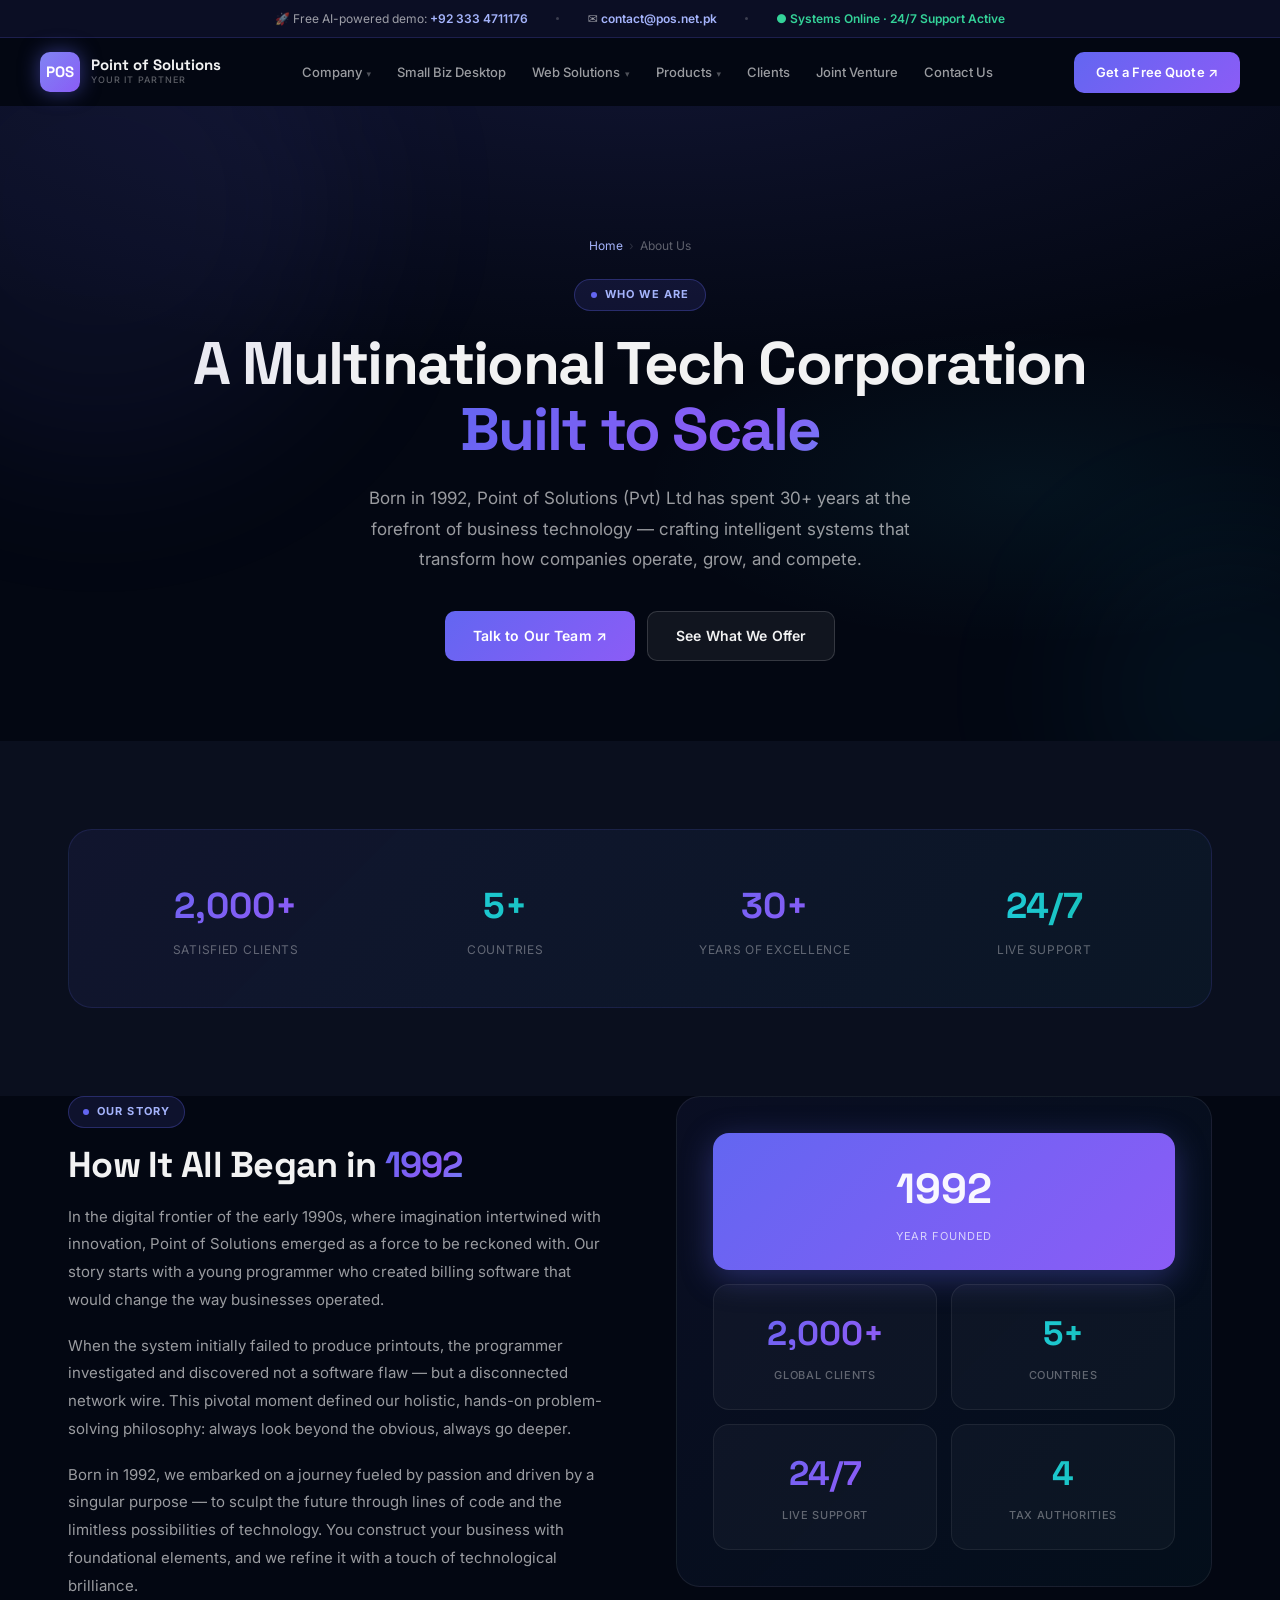
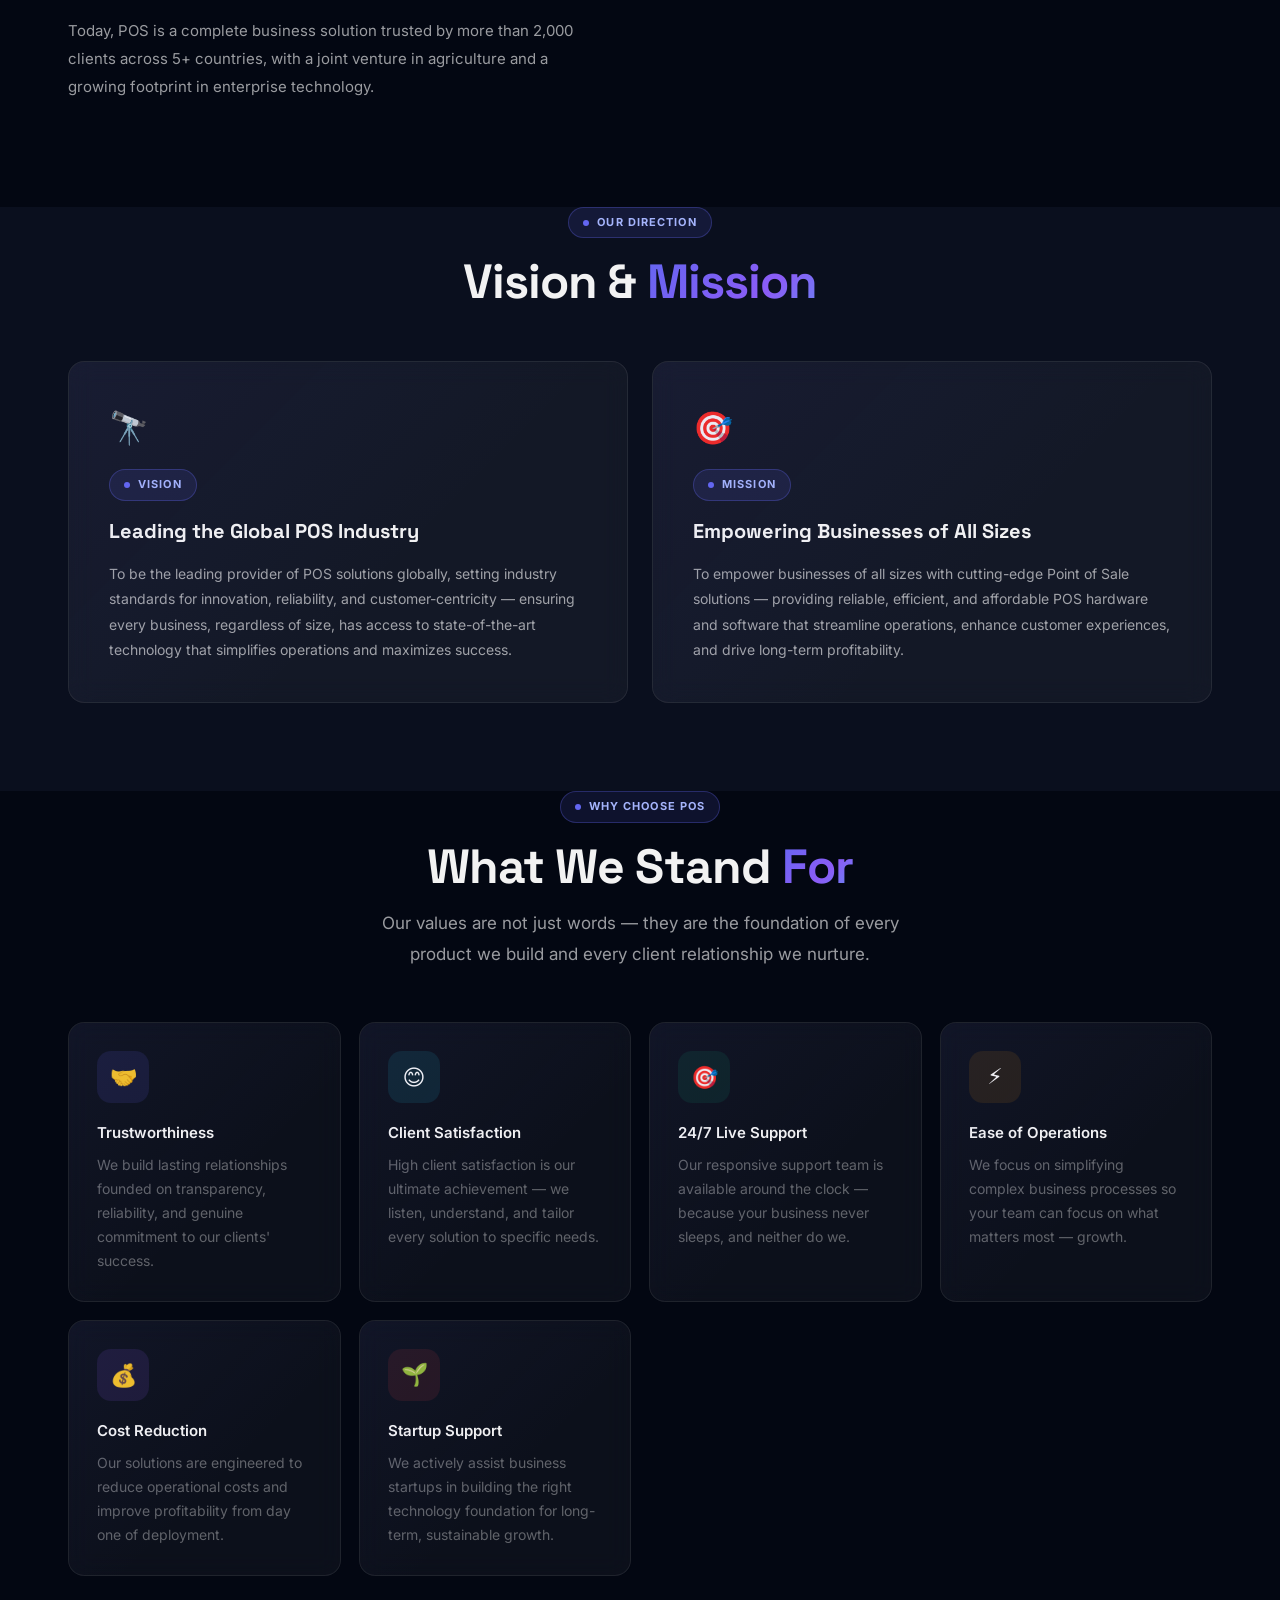
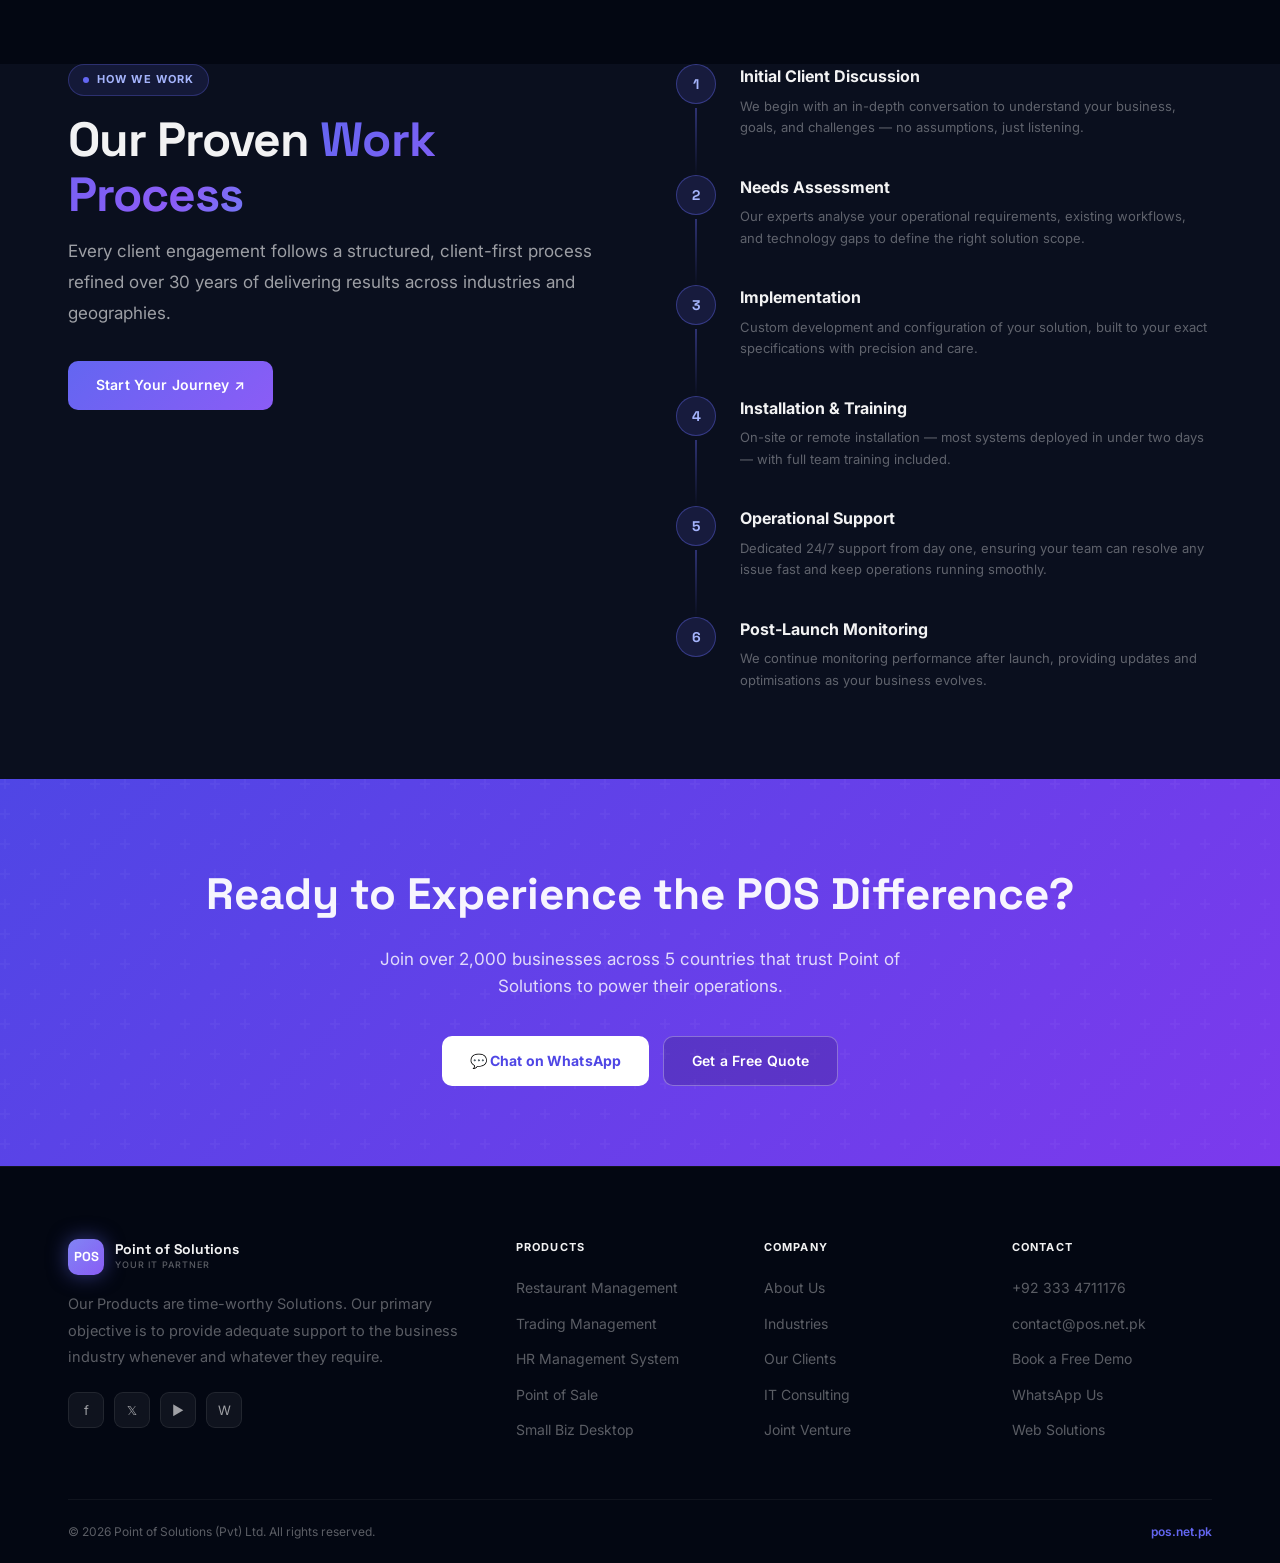
<file: about.html>
<!DOCTYPE html>
<html lang="en">
<head>
<meta charset="UTF-8">
<meta name="viewport" content="width=device-width, initial-scale=1.0">
<title>About Us — Point of Solutions</title>
<link href="https://fonts.googleapis.com/css2?family=Inter:wght@300;400;500;600;700;800;900&family=Space+Grotesk:wght@400;500;600;700&display=swap" rel="stylesheet">
<link rel="stylesheet" href="css/base.css">
<link rel="stylesheet" href="css/animations.css">
<link rel="stylesheet" href="css/components.css">
<link rel="stylesheet" href="css/sections.css">
<link rel="stylesheet" href="css/responsive.css">
<link rel="stylesheet" href="css/pages.css">
</head>
<body>

<!-- TOP BAR -->
<div class="topbar">
  <span>🚀 Free AI-powered demo: <a href="tel:+923334711176">+92 333 4711176</a></span>
  <span class="topbar-dot"></span>
  <span>✉ <a href="mailto:contact@pos.net.pk">contact@pos.net.pk</a></span>
  <span class="topbar-dot"></span>
  <span style="color:#34D399;font-weight:600;">● Systems Online · 24/7 Support Active</span>
</div>

<!-- NAV -->
<nav id="mainNav">
  <div class="nav-inner">
    <a href="index.html" class="logo-wrap">
      <div class="logo-mark"><span>POS</span></div>
      <div class="logo-text">
        <span class="logo-main">Point of Solutions</span>
        <span class="logo-sub">Your IT Partner</span>
      </div>
    </a>
    <ul class="nav-links">
      <li class="has-dropdown">
        <a href="about.html">Company <span class="dropdown-arrow">▾</span></a>
        <ul class="dropdown">
          <li><a href="about.html">About Us</a></li>
          <li><a href="index.html#industries">Industries</a></li>
        </ul>
      </li>
      <li><a href="small-biz-desktop.html">Small Biz Desktop</a></li>
      <li class="has-dropdown">
        <a href="web-solutions.html">Web Solutions <span class="dropdown-arrow">▾</span></a>
        <ul class="dropdown">
          <li><a href="web-solutions.html">ERP Services &amp; Solutions</a></li>
          <li><a href="erp-integration.html">ERP Integration</a></li>
          <li><a href="it-consulting.html">IT Consulting</a></li>
        </ul>
      </li>
      <li class="has-dropdown">
        <a href="index.html#products">Products <span class="dropdown-arrow">▾</span></a>
        <ul class="dropdown">
          <li><a href="restaurant-management-system.html">Restaurant Management System</a></li>
          <li><a href="trading-management-system.html">Trading Management System</a></li>
          <li><a href="hr-management-system.html">Human Resource Management System</a></li>
          <li><a href="point-of-sale.html">Point of Sale</a></li>
        </ul>
      </li>
      <li><a href="clients.html">Clients</a></li>
      <li><a href="joint-venture.html">Joint Venture</a></li>
      <li><a href="contact.html">Contact Us</a></li>
    </ul>
    <div class="nav-actions">

      <a href="contact.html" class="btn btn-primary" style="padding:10px 22px;font-size:13px;">Get a Free Quote ↗</a>
    </div>
  </div>
</nav>

<!-- PAGE HERO -->
<div class="page-hero">
  <div class="orb" style="width:500px;height:500px;background:rgba(99,102,241,.08);top:-150px;left:-150px;animation-duration:10s;"></div>
  <div class="orb" style="width:300px;height:300px;background:rgba(34,211,238,.05);bottom:-100px;right:-100px;animation:floatR 9s ease-in-out infinite;"></div>
  <div class="container">
    <div class="breadcrumb">
      <a href="index.html">Home</a><span class="breadcrumb-sep">›</span>
      <span>About Us</span>
    </div>
    <div class="page-hero-label"><span class="label-dot"></span>Who We Are</div>
    <h1>A Multinational Tech Corporation<br><span class="grad-text">Built to Scale</span></h1>
    <p class="page-hero-sub">Born in 1992, Point of Solutions (Pvt) Ltd has spent 30+ years at the forefront of business technology — crafting intelligent systems that transform how companies operate, grow, and compete.</p>
    <div style="display:flex;gap:12px;justify-content:center;flex-wrap:wrap;">
      <a href="contact.html" class="btn btn-primary">Talk to Our Team ↗</a>
      <a href="index.html#features" class="btn btn-ghost">See What We Offer</a>
    </div>
  </div>
</div>

<!-- STAT BAND -->
<div class="content-section" style="background:var(--bg2);">
  <div class="container">
    <div class="stat-band reveal">
      <div class="stat-band-item">
        <strong class="grad-text">2,000+</strong>
        <span>Satisfied Clients</span>
      </div>
      <div class="stat-band-item">
        <strong class="grad-text-2">5+</strong>
        <span>Countries</span>
      </div>
      <div class="stat-band-item">
        <strong class="grad-text">30+</strong>
        <span>Years of Excellence</span>
      </div>
      <div class="stat-band-item">
        <strong class="grad-text-2">24/7</strong>
        <span>Live Support</span>
      </div>
    </div>
  </div>
</div>

<!-- FOUNDING STORY -->
<div class="content-section">
  <div class="container">
    <div class="two-col">
      <div class="reveal-l prose">
        <div class="section-label"><span class="label-dot"></span>Our Story</div>
        <h2 class="section-title">How It All Began in <span class="grad-text">1992</span></h2>
        <p>In the digital frontier of the early 1990s, where imagination intertwined with innovation, Point of Solutions emerged as a force to be reckoned with. Our story starts with a young programmer who created billing software that would change the way businesses operated.</p>
        <p>When the system initially failed to produce printouts, the programmer investigated and discovered not a software flaw — but a disconnected network wire. This pivotal moment defined our holistic, hands-on problem-solving philosophy: always look beyond the obvious, always go deeper.</p>
        <p>Born in 1992, we embarked on a journey fueled by passion and driven by a singular purpose — to sculpt the future through lines of code and the limitless possibilities of technology. You construct your business with foundational elements, and we refine it with a touch of technological brilliance.</p>
        <p>Today, POS is a complete business solution trusted by more than 2,000 clients across 5+ countries, with a joint venture in agriculture and a growing footprint in enterprise technology.</p>
      </div>
      <div class="reveal-r">
        <div class="about-visual-wrap">
          <div class="year-badge">
            <strong>1992</strong>
            <span>Year Founded</span>
          </div>
          <div class="about-stat-grid">
            <div class="astat"><strong class="grad-text">2,000+</strong><span>Global clients</span></div>
            <div class="astat"><strong class="grad-text-2">5+</strong><span>Countries</span></div>
            <div class="astat"><strong class="grad-text">24/7</strong><span>Live support</span></div>
            <div class="astat"><strong class="grad-text-2">4</strong><span>Tax authorities</span></div>
          </div>
        </div>
      </div>
    </div>
  </div>
</div>

<!-- VISION & MISSION -->
<div class="content-section" style="background:var(--bg2);">
  <div class="container">
    <div style="text-align:center;margin-bottom:52px;" class="reveal">
      <div class="section-label" style="margin:0 auto 16px;"><span class="label-dot"></span>Our Direction</div>
      <h2 class="section-title">Vision &amp; <span class="grad-text">Mission</span></h2>
    </div>
    <div style="display:grid;grid-template-columns:1fr 1fr;gap:24px;" class="reveal">
      <div class="glass" style="padding:40px;">
        <div style="font-size:32px;margin-bottom:16px;">🔭</div>
        <div class="section-label" style="margin-bottom:14px;"><span class="label-dot"></span>Vision</div>
        <h3 style="font-family:'Space Grotesk',sans-serif;font-size:20px;font-weight:700;margin-bottom:14px;">Leading the Global POS Industry</h3>
        <p style="font-size:14px;color:var(--t2);line-height:1.8;">To be the leading provider of POS solutions globally, setting industry standards for innovation, reliability, and customer-centricity — ensuring every business, regardless of size, has access to state-of-the-art technology that simplifies operations and maximizes success.</p>
      </div>
      <div class="glass" style="padding:40px;">
        <div style="font-size:32px;margin-bottom:16px;">🎯</div>
        <div class="section-label" style="margin-bottom:14px;"><span class="label-dot"></span>Mission</div>
        <h3 style="font-family:'Space Grotesk',sans-serif;font-size:20px;font-weight:700;margin-bottom:14px;">Empowering Businesses of All Sizes</h3>
        <p style="font-size:14px;color:var(--t2);line-height:1.8;">To empower businesses of all sizes with cutting-edge Point of Sale solutions — providing reliable, efficient, and affordable POS hardware and software that streamline operations, enhance customer experiences, and drive long-term profitability.</p>
      </div>
    </div>
  </div>
</div>

<!-- CORE VALUES -->
<div class="content-section">
  <div class="container">
    <div style="text-align:center;margin-bottom:52px;" class="reveal">
      <div class="section-label" style="margin:0 auto 16px;"><span class="label-dot"></span>Why Choose POS</div>
      <h2 class="section-title">What We Stand <span class="grad-text">For</span></h2>
      <p class="section-sub" style="margin:14px auto 0;">Our values are not just words — they are the foundation of every product we build and every client relationship we nurture.</p>
    </div>
    <div style="display:grid;grid-template-columns:repeat(auto-fill,minmax(260px,1fr));gap:18px;">
      <div class="glass glass-hover feat-card reveal delay-1">
        <div class="feat-icon-wrap" style="background:rgba(99,102,241,.12);">🤝</div>
        <div class="feat-title">Trustworthiness</div>
        <div class="feat-desc">We build lasting relationships founded on transparency, reliability, and genuine commitment to our clients' success.</div>
      </div>
      <div class="glass glass-hover feat-card reveal delay-2">
        <div class="feat-icon-wrap" style="background:rgba(34,211,238,.1);">😊</div>
        <div class="feat-title">Client Satisfaction</div>
        <div class="feat-desc">High client satisfaction is our ultimate achievement — we listen, understand, and tailor every solution to specific needs.</div>
      </div>
      <div class="glass glass-hover feat-card reveal delay-3">
        <div class="feat-icon-wrap" style="background:rgba(16,185,129,.1);">🎯</div>
        <div class="feat-title">24/7 Live Support</div>
        <div class="feat-desc">Our responsive support team is available around the clock — because your business never sleeps, and neither do we.</div>
      </div>
      <div class="glass glass-hover feat-card reveal delay-4">
        <div class="feat-icon-wrap" style="background:rgba(245,158,11,.1);">⚡</div>
        <div class="feat-title">Ease of Operations</div>
        <div class="feat-desc">We focus on simplifying complex business processes so your team can focus on what matters most — growth.</div>
      </div>
      <div class="glass glass-hover feat-card reveal delay-1">
        <div class="feat-icon-wrap" style="background:rgba(139,92,246,.12);">💰</div>
        <div class="feat-title">Cost Reduction</div>
        <div class="feat-desc">Our solutions are engineered to reduce operational costs and improve profitability from day one of deployment.</div>
      </div>
      <div class="glass glass-hover feat-card reveal delay-2">
        <div class="feat-icon-wrap" style="background:rgba(239,68,68,.1);">🌱</div>
        <div class="feat-title">Startup Support</div>
        <div class="feat-desc">We actively assist business startups in building the right technology foundation for long-term, sustainable growth.</div>
      </div>
    </div>
  </div>
</div>

<!-- WORK PROCESS -->
<div class="content-section" style="background:var(--bg2);">
  <div class="container">
    <div class="two-col">
      <div class="reveal-l">
        <div class="section-label"><span class="label-dot"></span>How We Work</div>
        <h2 class="section-title">Our Proven <span class="grad-text">Work Process</span></h2>
        <p class="section-sub">Every client engagement follows a structured, client-first process refined over 30 years of delivering results across industries and geographies.</p>
        <div style="margin-top:32px;">
          <a href="contact.html" class="btn btn-primary">Start Your Journey ↗</a>
        </div>
      </div>
      <div class="reveal-r">
        <div class="process-steps">
          <div class="process-step">
            <div class="step-num">1</div>
            <div>
              <div class="step-title">Initial Client Discussion</div>
              <div class="step-desc">We begin with an in-depth conversation to understand your business, goals, and challenges — no assumptions, just listening.</div>
            </div>
          </div>
          <div class="process-step">
            <div class="step-num">2</div>
            <div>
              <div class="step-title">Needs Assessment</div>
              <div class="step-desc">Our experts analyse your operational requirements, existing workflows, and technology gaps to define the right solution scope.</div>
            </div>
          </div>
          <div class="process-step">
            <div class="step-num">3</div>
            <div>
              <div class="step-title">Implementation</div>
              <div class="step-desc">Custom development and configuration of your solution, built to your exact specifications with precision and care.</div>
            </div>
          </div>
          <div class="process-step">
            <div class="step-num">4</div>
            <div>
              <div class="step-title">Installation &amp; Training</div>
              <div class="step-desc">On-site or remote installation — most systems deployed in under two days — with full team training included.</div>
            </div>
          </div>
          <div class="process-step">
            <div class="step-num">5</div>
            <div>
              <div class="step-title">Operational Support</div>
              <div class="step-desc">Dedicated 24/7 support from day one, ensuring your team can resolve any issue fast and keep operations running smoothly.</div>
            </div>
          </div>
          <div class="process-step">
            <div class="step-num">6</div>
            <div>
              <div class="step-title">Post-Launch Monitoring</div>
              <div class="step-desc">We continue monitoring performance after launch, providing updates and optimisations as your business evolves.</div>
            </div>
          </div>
        </div>
      </div>
    </div>
  </div>
</div>

<!-- CTA -->
<div class="cta-band" style="position:relative;z-index:1;">
  <div class="container reveal">
    <h2>Ready to Experience the POS Difference?</h2>
    <p>Join over 2,000 businesses across 5 countries that trust Point of Solutions to power their operations.</p>
    <div class="cta-btns">
      <a href="https://wa.me/923334711176" class="btn btn-white" target="_blank">💬 Chat on WhatsApp</a>
      <a href="contact.html" class="btn" style="background:rgba(0,0,0,.15);color:#fff;border:1px solid rgba(255,255,255,.3);">Get a Free Quote</a>
    </div>
  </div>
</div>

<!-- FOOTER -->
<footer style="position:relative;z-index:1;">
  <div class="container">
    <div class="footer-grid">
      <div>
        <a href="index.html" class="logo-wrap" style="display:flex;margin-bottom:0;">
          <div class="logo-mark" style="width:36px;height:36px;"><span style="font-size:13px;">POS</span></div>
          <div class="logo-text">
            <span class="logo-main" style="font-size:14px;">Point of Solutions</span>
            <span class="logo-sub">Your IT Partner</span>
          </div>
        </a>
        <p class="footer-desc">Our Products are time-worthy Solutions. Our primary objective is to provide adequate support to the business industry whenever and whatever they require.</p>
        <div class="socials" style="margin-top:22px;">
          <a href="#" class="social">f</a>
          <a href="#" class="social">𝕏</a>
          <a href="#" class="social">▶</a>
          <a href="https://wa.me/923334711176" class="social" target="_blank">W</a>
        </div>
      </div>
      <div>
        <div class="footer-title">Products</div>
        <ul class="footer-links">
          <li><a href="restaurant-management-system.html">Restaurant Management</a></li>
          <li><a href="trading-management-system.html">Trading Management</a></li>
          <li><a href="hr-management-system.html">HR Management System</a></li>
          <li><a href="point-of-sale.html">Point of Sale</a></li>
          <li><a href="small-biz-desktop.html">Small Biz Desktop</a></li>
        </ul>
      </div>
      <div>
        <div class="footer-title">Company</div>
        <ul class="footer-links">
          <li><a href="about.html">About Us</a></li>
          <li><a href="index.html#industries">Industries</a></li>
          <li><a href="clients.html">Our Clients</a></li>
          <li><a href="it-consulting.html">IT Consulting</a></li>
          <li><a href="joint-venture.html">Joint Venture</a></li>
        </ul>
      </div>
      <div>
        <div class="footer-title">Contact</div>
        <ul class="footer-links">
          <li><a href="tel:+923334711176">+92 333 4711176</a></li>
          <li><a href="mailto:contact@pos.net.pk">contact@pos.net.pk</a></li>
          <li><a href="contact.html">Book a Free Demo</a></li>
          <li><a href="https://wa.me/923334711176" target="_blank">WhatsApp Us</a></li>
          <li><a href="web-solutions.html">Web Solutions</a></li>
        </ul>
      </div>
    </div>
    <div class="footer-bottom">
      <span>© 2026 Point of Solutions (Pvt) Ltd. All rights reserved.</span>
      <span style="color:#6366F1;font-weight:600;">pos.net.pk</span>
    </div>
  </div>
</footer>

<script src="js/nav.js"></script>
<script src="js/reveal.js"></script>
</body>
</html>
</file>
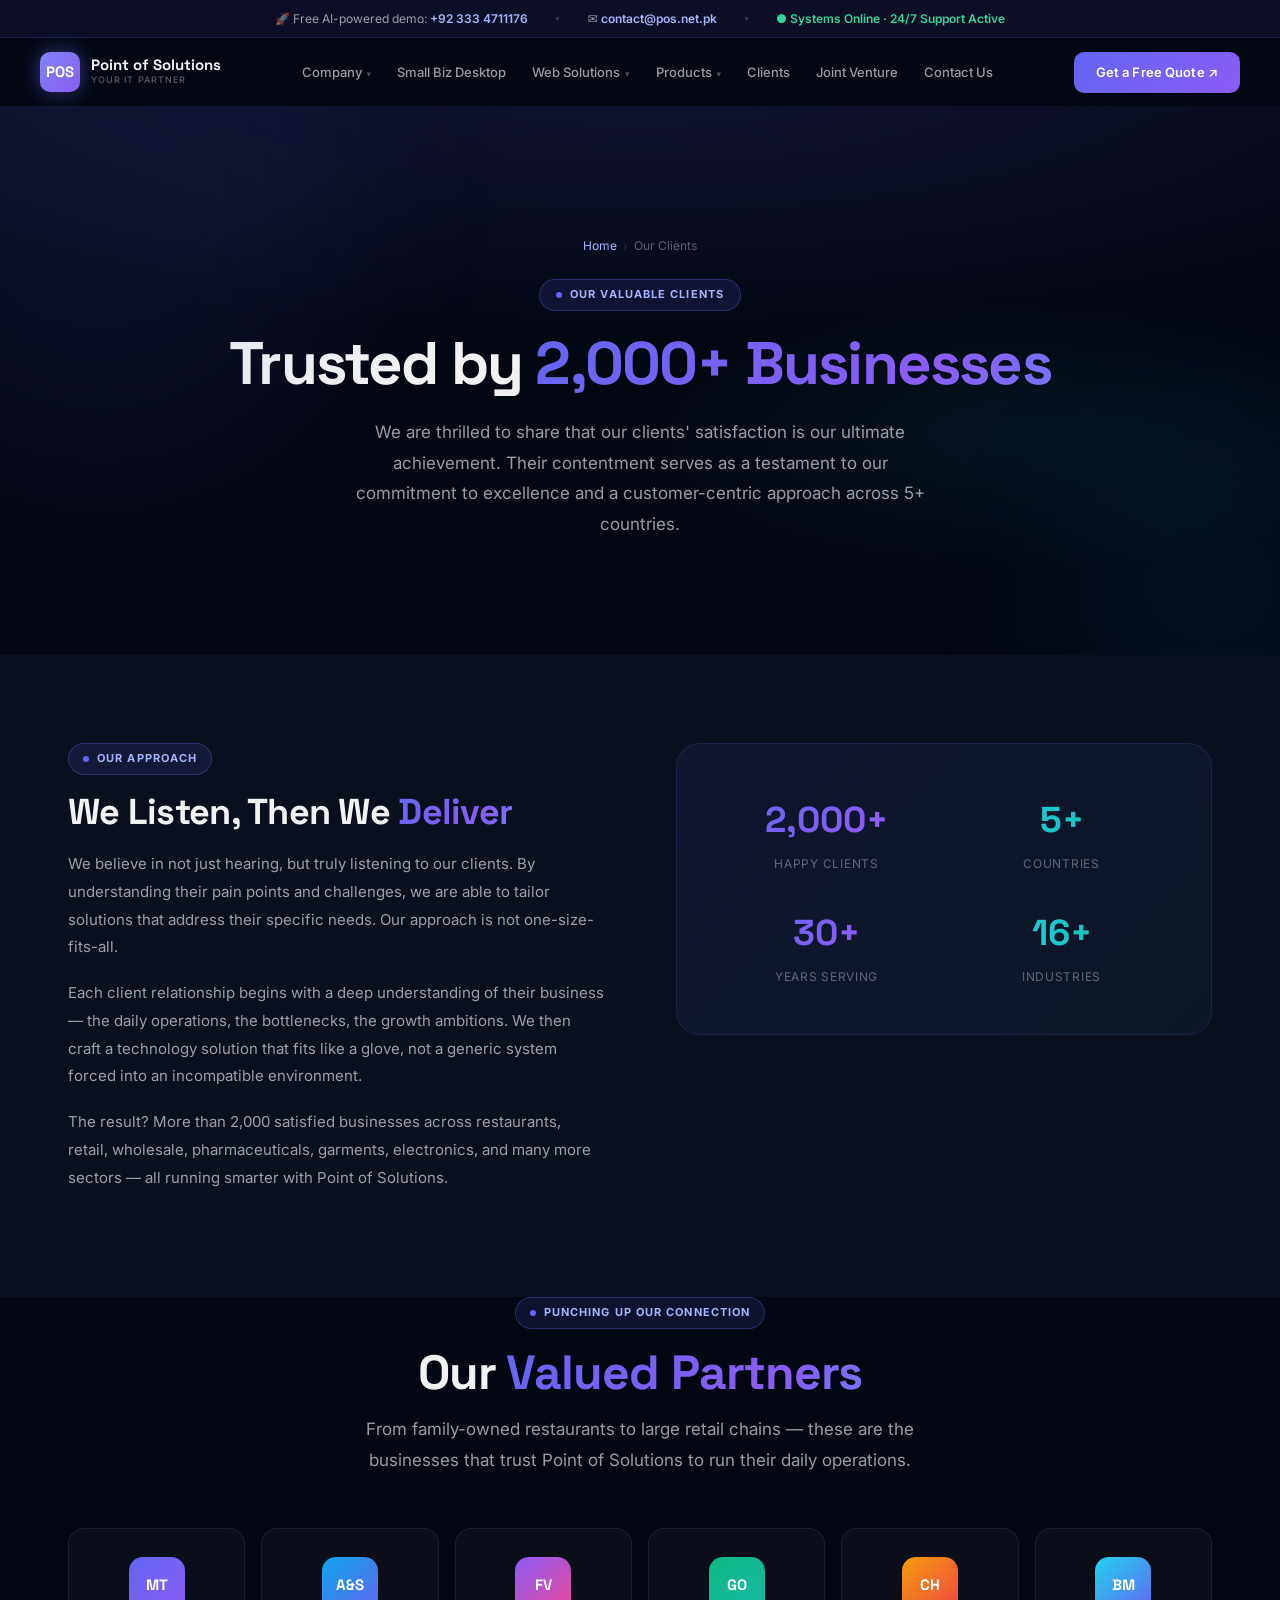
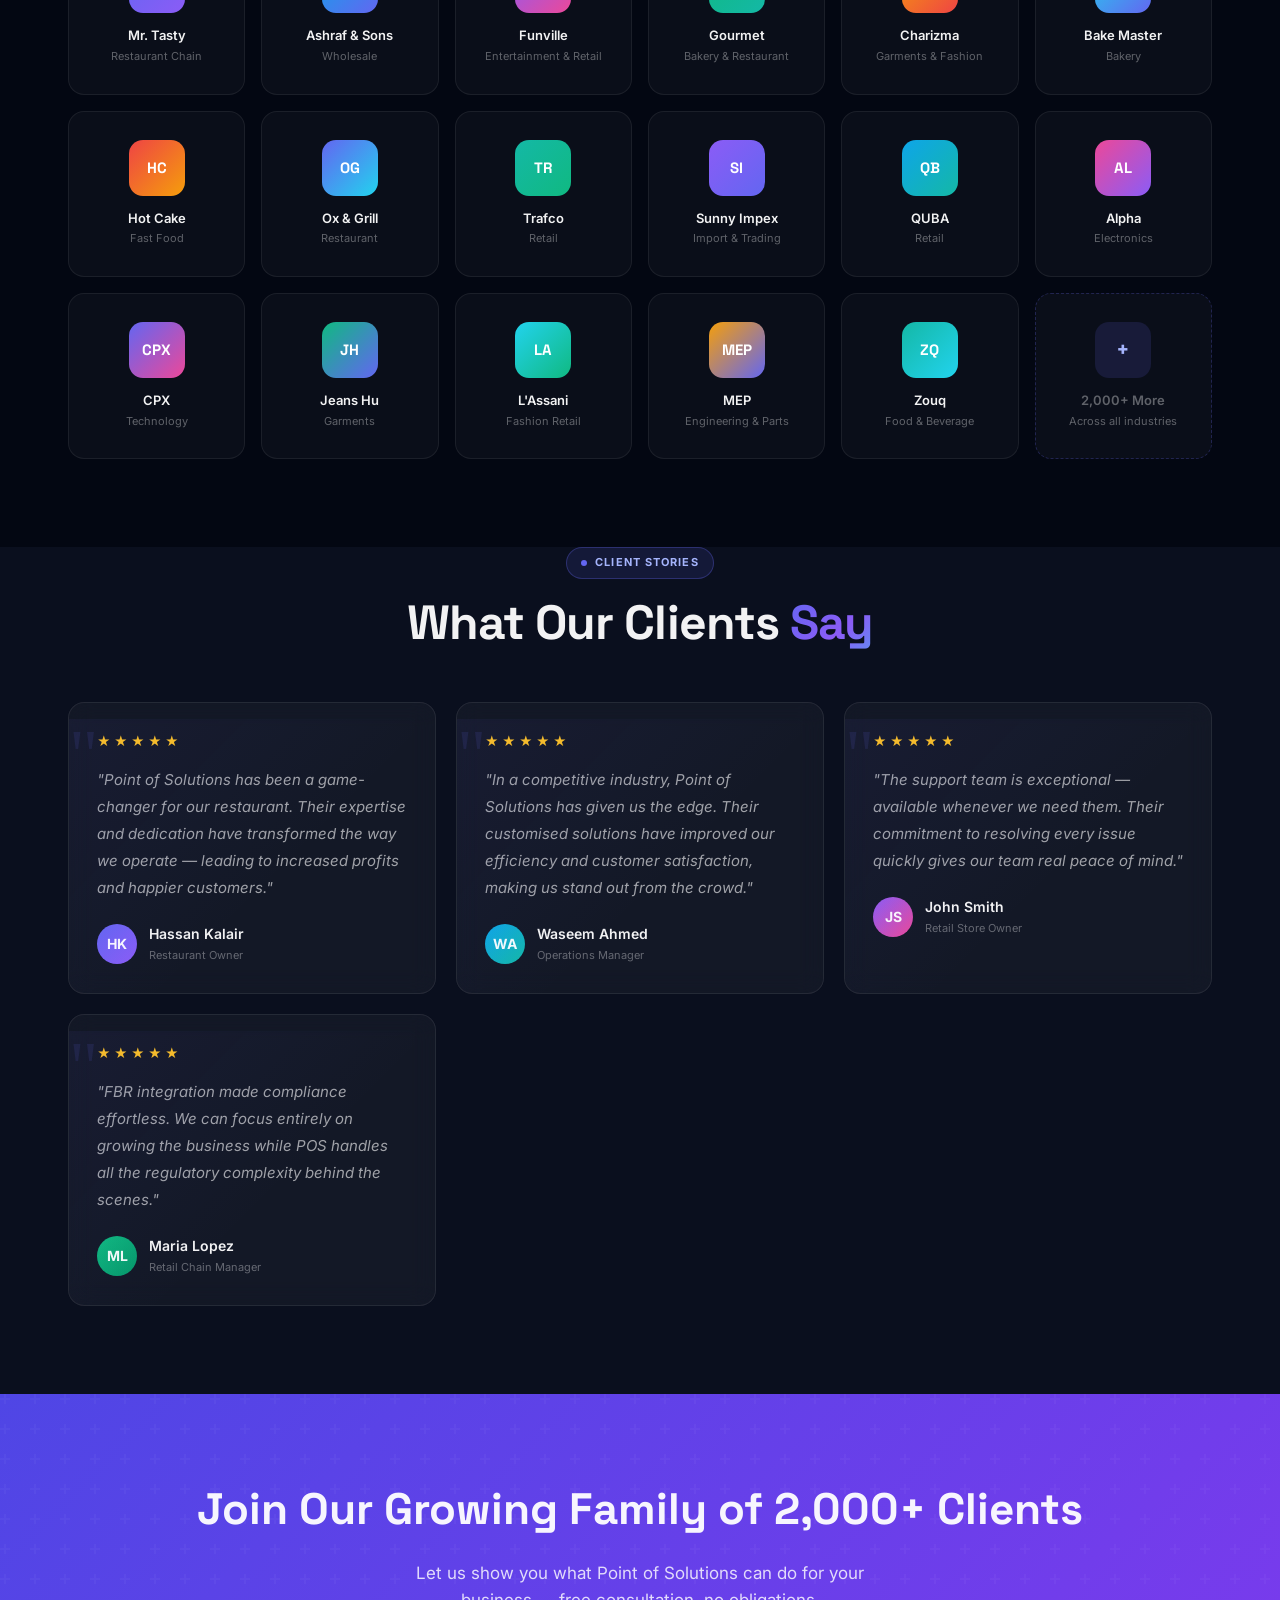
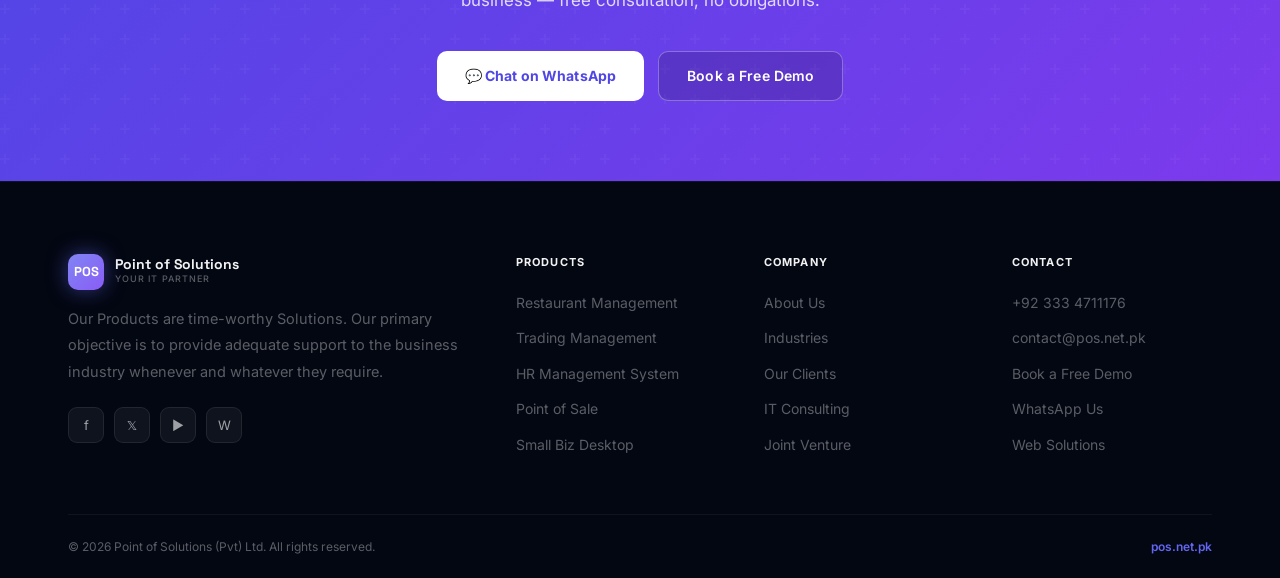
<file: clients.html>
<!DOCTYPE html>
<html lang="en">
<head>
<meta charset="UTF-8">
<meta name="viewport" content="width=device-width, initial-scale=1.0">
<title>Our Clients — Point of Solutions</title>
<link href="https://fonts.googleapis.com/css2?family=Inter:wght@300;400;500;600;700;800;900&family=Space+Grotesk:wght@400;500;600;700&display=swap" rel="stylesheet">
<link rel="stylesheet" href="css/base.css">
<link rel="stylesheet" href="css/animations.css">
<link rel="stylesheet" href="css/components.css">
<link rel="stylesheet" href="css/sections.css">
<link rel="stylesheet" href="css/responsive.css">
<link rel="stylesheet" href="css/pages.css">
</head>
<body>

<div class="topbar">
  <span>🚀 Free AI-powered demo: <a href="tel:+923334711176">+92 333 4711176</a></span>
  <span class="topbar-dot"></span>
  <span>✉ <a href="mailto:contact@pos.net.pk">contact@pos.net.pk</a></span>
  <span class="topbar-dot"></span>
  <span style="color:#34D399;font-weight:600;">● Systems Online · 24/7 Support Active</span>
</div>

<nav id="mainNav">
  <div class="nav-inner">
    <a href="index.html" class="logo-wrap">
      <div class="logo-mark"><span>POS</span></div>
      <div class="logo-text">
        <span class="logo-main">Point of Solutions</span>
        <span class="logo-sub">Your IT Partner</span>
      </div>
    </a>
    <ul class="nav-links">
      <li class="has-dropdown">
        <a href="about.html">Company <span class="dropdown-arrow">▾</span></a>
        <ul class="dropdown">
          <li><a href="about.html">About Us</a></li>
          <li><a href="index.html#industries">Industries</a></li>
        </ul>
      </li>
      <li><a href="small-biz-desktop.html">Small Biz Desktop</a></li>
      <li class="has-dropdown">
        <a href="web-solutions.html">Web Solutions <span class="dropdown-arrow">▾</span></a>
        <ul class="dropdown">
          <li><a href="web-solutions.html">ERP Services &amp; Solutions</a></li>
          <li><a href="erp-integration.html">ERP Integration</a></li>
          <li><a href="it-consulting.html">IT Consulting</a></li>
        </ul>
      </li>
      <li class="has-dropdown">
        <a href="index.html#products">Products <span class="dropdown-arrow">▾</span></a>
        <ul class="dropdown">
          <li><a href="restaurant-management-system.html">Restaurant Management System</a></li>
          <li><a href="trading-management-system.html">Trading Management System</a></li>
          <li><a href="hr-management-system.html">Human Resource Management System</a></li>
          <li><a href="point-of-sale.html">Point of Sale</a></li>
        </ul>
      </li>
      <li><a href="clients.html">Clients</a></li>
      <li><a href="joint-venture.html">Joint Venture</a></li>
      <li><a href="contact.html">Contact Us</a></li>
    </ul>
    <div class="nav-actions">

      <a href="contact.html" class="btn btn-primary" style="padding:10px 22px;font-size:13px;">Get a Free Quote ↗</a>
    </div>
  </div>
</nav>

<!-- PAGE HERO -->
<div class="page-hero">
  <div class="orb" style="width:500px;height:500px;background:rgba(99,102,241,.08);top:-150px;left:-150px;animation-duration:10s;"></div>
  <div class="orb" style="width:300px;height:300px;background:rgba(34,211,238,.05);bottom:-80px;right:-80px;animation:floatR 9s ease-in-out infinite;"></div>
  <div class="container">
    <div class="breadcrumb">
      <a href="index.html">Home</a><span class="breadcrumb-sep">›</span>
      <span>Our Clients</span>
    </div>
    <div class="page-hero-label"><span class="label-dot"></span>Our Valuable Clients</div>
    <h1>Trusted by <span class="grad-text">2,000+ Businesses</span></h1>
    <p class="page-hero-sub">We are thrilled to share that our clients' satisfaction is our ultimate achievement. Their contentment serves as a testament to our commitment to excellence and a customer-centric approach across 5+ countries.</p>
  </div>
</div>

<!-- CLIENT SATISFACTION TEXT -->
<div class="content-section" style="background:var(--bg2);">
  <div class="container">
    <div class="two-col">
      <div class="reveal-l prose">
        <div class="section-label"><span class="label-dot"></span>Our Approach</div>
        <h2 class="section-title">We Listen, Then We <span class="grad-text">Deliver</span></h2>
        <p>We believe in not just hearing, but truly listening to our clients. By understanding their pain points and challenges, we are able to tailor solutions that address their specific needs. Our approach is not one-size-fits-all.</p>
        <p>Each client relationship begins with a deep understanding of their business — the daily operations, the bottlenecks, the growth ambitions. We then craft a technology solution that fits like a glove, not a generic system forced into an incompatible environment.</p>
        <p>The result? More than 2,000 satisfied businesses across restaurants, retail, wholesale, pharmaceuticals, garments, electronics, and many more sectors — all running smarter with Point of Solutions.</p>
      </div>
      <div class="reveal-r">
        <div class="stat-band" style="grid-template-columns:1fr 1fr;">
          <div class="stat-band-item"><strong class="grad-text">2,000+</strong><span>Happy Clients</span></div>
          <div class="stat-band-item"><strong class="grad-text-2">5+</strong><span>Countries</span></div>
          <div class="stat-band-item"><strong class="grad-text">30+</strong><span>Years Serving</span></div>
          <div class="stat-band-item"><strong class="grad-text-2">16+</strong><span>Industries</span></div>
        </div>
      </div>
    </div>
  </div>
</div>

<!-- CLIENT LOGO GRID -->
<div class="content-section">
  <div class="container">
    <div style="text-align:center;margin-bottom:52px;" class="reveal">
      <div class="section-label" style="margin:0 auto 16px;"><span class="label-dot"></span>Punching Up Our Connection</div>
      <h2 class="section-title">Our <span class="grad-text">Valued Partners</span></h2>
      <p class="section-sub" style="margin:14px auto 0;">From family-owned restaurants to large retail chains — these are the businesses that trust Point of Solutions to run their daily operations.</p>
    </div>
    <div class="client-grid">

      <div class="client-card reveal delay-1">
        <div class="client-initials" style="background:linear-gradient(135deg,#6366F1,#8B5CF6);">MT</div>
        <div class="client-name">Mr. Tasty</div>
        <div class="client-type">Restaurant Chain</div>
      </div>

      <div class="client-card reveal delay-2">
        <div class="client-initials" style="background:linear-gradient(135deg,#0EA5E9,#6366F1);">A&S</div>
        <div class="client-name">Ashraf &amp; Sons</div>
        <div class="client-type">Wholesale</div>
      </div>

      <div class="client-card reveal delay-3">
        <div class="client-initials" style="background:linear-gradient(135deg,#8B5CF6,#EC4899);">FV</div>
        <div class="client-name">Funville</div>
        <div class="client-type">Entertainment &amp; Retail</div>
      </div>

      <div class="client-card reveal delay-4">
        <div class="client-initials" style="background:linear-gradient(135deg,#10B981,#14B8A6);">GO</div>
        <div class="client-name">Gourmet</div>
        <div class="client-type">Bakery &amp; Restaurant</div>
      </div>

      <div class="client-card reveal delay-1">
        <div class="client-initials" style="background:linear-gradient(135deg,#F59E0B,#EF4444);">CH</div>
        <div class="client-name">Charizma</div>
        <div class="client-type">Garments &amp; Fashion</div>
      </div>

      <div class="client-card reveal delay-2">
        <div class="client-initials" style="background:linear-gradient(135deg,#22D3EE,#6366F1);">BM</div>
        <div class="client-name">Bake Master</div>
        <div class="client-type">Bakery</div>
      </div>

      <div class="client-card reveal delay-3">
        <div class="client-initials" style="background:linear-gradient(135deg,#EF4444,#F59E0B);">HC</div>
        <div class="client-name">Hot Cake</div>
        <div class="client-type">Fast Food</div>
      </div>

      <div class="client-card reveal delay-4">
        <div class="client-initials" style="background:linear-gradient(135deg,#6366F1,#22D3EE);">OG</div>
        <div class="client-name">Ox &amp; Grill</div>
        <div class="client-type">Restaurant</div>
      </div>

      <div class="client-card reveal delay-1">
        <div class="client-initials" style="background:linear-gradient(135deg,#14B8A6,#10B981);">TR</div>
        <div class="client-name">Trafco</div>
        <div class="client-type">Retail</div>
      </div>

      <div class="client-card reveal delay-2">
        <div class="client-initials" style="background:linear-gradient(135deg,#8B5CF6,#6366F1);">SI</div>
        <div class="client-name">Sunny Impex</div>
        <div class="client-type">Import &amp; Trading</div>
      </div>

      <div class="client-card reveal delay-3">
        <div class="client-initials" style="background:linear-gradient(135deg,#0EA5E9,#14B8A6);">QB</div>
        <div class="client-name">QUBA</div>
        <div class="client-type">Retail</div>
      </div>

      <div class="client-card reveal delay-4">
        <div class="client-initials" style="background:linear-gradient(135deg,#EC4899,#8B5CF6);">AL</div>
        <div class="client-name">Alpha</div>
        <div class="client-type">Electronics</div>
      </div>

      <div class="client-card reveal delay-1">
        <div class="client-initials" style="background:linear-gradient(135deg,#6366F1,#EC4899);">CPX</div>
        <div class="client-name">CPX</div>
        <div class="client-type">Technology</div>
      </div>

      <div class="client-card reveal delay-2">
        <div class="client-initials" style="background:linear-gradient(135deg,#10B981,#6366F1);">JH</div>
        <div class="client-name">Jeans Hu</div>
        <div class="client-type">Garments</div>
      </div>

      <div class="client-card reveal delay-3">
        <div class="client-initials" style="background:linear-gradient(135deg,#22D3EE,#10B981);">LA</div>
        <div class="client-name">L'Assani</div>
        <div class="client-type">Fashion Retail</div>
      </div>

      <div class="client-card reveal delay-4">
        <div class="client-initials" style="background:linear-gradient(135deg,#F59E0B,#6366F1);">MEP</div>
        <div class="client-name">MEP</div>
        <div class="client-type">Engineering &amp; Parts</div>
      </div>

      <div class="client-card reveal delay-1">
        <div class="client-initials" style="background:linear-gradient(135deg,#14B8A6,#22D3EE);">ZQ</div>
        <div class="client-name">Zouq</div>
        <div class="client-type">Food &amp; Beverage</div>
      </div>

      <div class="client-card reveal delay-2" style="border-style:dashed;border-color:rgba(99,102,241,.25);">
        <div class="client-initials" style="background:rgba(99,102,241,.15);color:#A5B4FC;font-size:22px;">+</div>
        <div class="client-name" style="color:var(--t3);">2,000+ More</div>
        <div class="client-type">Across all industries</div>
      </div>

    </div>
  </div>
</div>

<!-- TESTIMONIALS -->
<div class="content-section" style="background:var(--bg2);">
  <div class="container">
    <div style="text-align:center;margin-bottom:52px;" class="reveal">
      <div class="section-label" style="margin:0 auto 16px;"><span class="label-dot"></span>Client Stories</div>
      <h2 class="section-title">What Our Clients <span class="grad-text">Say</span></h2>
    </div>
    <div class="testi-grid">
      <div class="glass testi-card reveal delay-1">
        <div class="stars">★★★★★</div>
        <p class="testi-quote">"Point of Solutions has been a game-changer for our restaurant. Their expertise and dedication have transformed the way we operate — leading to increased profits and happier customers."</p>
        <div class="testi-author">
          <div class="testi-avatar" style="background:linear-gradient(135deg,#6366F1,#8B5CF6);">HK</div>
          <div><div class="testi-name">Hassan Kalair</div><div class="testi-role">Restaurant Owner</div></div>
        </div>
      </div>
      <div class="glass testi-card reveal delay-2">
        <div class="stars">★★★★★</div>
        <p class="testi-quote">"In a competitive industry, Point of Solutions has given us the edge. Their customised solutions have improved our efficiency and customer satisfaction, making us stand out from the crowd."</p>
        <div class="testi-author">
          <div class="testi-avatar" style="background:linear-gradient(135deg,#0EA5E9,#14B8A6);">WA</div>
          <div><div class="testi-name">Waseem Ahmed</div><div class="testi-role">Operations Manager</div></div>
        </div>
      </div>
      <div class="glass testi-card reveal delay-3">
        <div class="stars">★★★★★</div>
        <p class="testi-quote">"The support team is exceptional — available whenever we need them. Their commitment to resolving every issue quickly gives our team real peace of mind."</p>
        <div class="testi-author">
          <div class="testi-avatar" style="background:linear-gradient(135deg,#8B5CF6,#EC4899);">JS</div>
          <div><div class="testi-name">John Smith</div><div class="testi-role">Retail Store Owner</div></div>
        </div>
      </div>
      <div class="glass testi-card reveal delay-4">
        <div class="stars">★★★★★</div>
        <p class="testi-quote">"FBR integration made compliance effortless. We can focus entirely on growing the business while POS handles all the regulatory complexity behind the scenes."</p>
        <div class="testi-author">
          <div class="testi-avatar" style="background:linear-gradient(135deg,#10B981,#059669);">ML</div>
          <div><div class="testi-name">Maria Lopez</div><div class="testi-role">Retail Chain Manager</div></div>
        </div>
      </div>
    </div>
  </div>
</div>

<!-- CTA -->
<div class="cta-band" style="position:relative;z-index:1;">
  <div class="container reveal">
    <h2>Join Our Growing Family of 2,000+ Clients</h2>
    <p>Let us show you what Point of Solutions can do for your business — free consultation, no obligations.</p>
    <div class="cta-btns">
      <a href="https://wa.me/923334711176" class="btn btn-white" target="_blank">💬 Chat on WhatsApp</a>
      <a href="contact.html" class="btn" style="background:rgba(0,0,0,.15);color:#fff;border:1px solid rgba(255,255,255,.3);">Book a Free Demo</a>
    </div>
  </div>
</div>

<!-- FOOTER -->
<footer style="position:relative;z-index:1;">
  <div class="container">
    <div class="footer-grid">
      <div>
        <a href="index.html" class="logo-wrap" style="display:flex;margin-bottom:0;">
          <div class="logo-mark" style="width:36px;height:36px;"><span style="font-size:13px;">POS</span></div>
          <div class="logo-text">
            <span class="logo-main" style="font-size:14px;">Point of Solutions</span>
            <span class="logo-sub">Your IT Partner</span>
          </div>
        </a>
        <p class="footer-desc">Our Products are time-worthy Solutions. Our primary objective is to provide adequate support to the business industry whenever and whatever they require.</p>
        <div class="socials" style="margin-top:22px;">
          <a href="#" class="social">f</a><a href="#" class="social">𝕏</a>
          <a href="#" class="social">▶</a>
          <a href="https://wa.me/923334711176" class="social" target="_blank">W</a>
        </div>
      </div>
      <div>
        <div class="footer-title">Products</div>
        <ul class="footer-links">
          <li><a href="restaurant-management-system.html">Restaurant Management</a></li>
          <li><a href="trading-management-system.html">Trading Management</a></li>
          <li><a href="hr-management-system.html">HR Management System</a></li>
          <li><a href="point-of-sale.html">Point of Sale</a></li>
          <li><a href="small-biz-desktop.html">Small Biz Desktop</a></li>
        </ul>
      </div>
      <div>
        <div class="footer-title">Company</div>
        <ul class="footer-links">
          <li><a href="about.html">About Us</a></li>
          <li><a href="index.html#industries">Industries</a></li>
          <li><a href="clients.html">Our Clients</a></li>
          <li><a href="it-consulting.html">IT Consulting</a></li>
          <li><a href="joint-venture.html">Joint Venture</a></li>
        </ul>
      </div>
      <div>
        <div class="footer-title">Contact</div>
        <ul class="footer-links">
          <li><a href="tel:+923334711176">+92 333 4711176</a></li>
          <li><a href="mailto:contact@pos.net.pk">contact@pos.net.pk</a></li>
          <li><a href="contact.html">Book a Free Demo</a></li>
          <li><a href="https://wa.me/923334711176" target="_blank">WhatsApp Us</a></li>
          <li><a href="web-solutions.html">Web Solutions</a></li>
        </ul>
      </div>
    </div>
    <div class="footer-bottom">
      <span>© 2026 Point of Solutions (Pvt) Ltd. All rights reserved.</span>
      <span style="color:#6366F1;font-weight:600;">pos.net.pk</span>
    </div>
  </div>
</footer>

<script src="js/nav.js"></script>
<script src="js/reveal.js"></script>
</body>
</html>
</file>
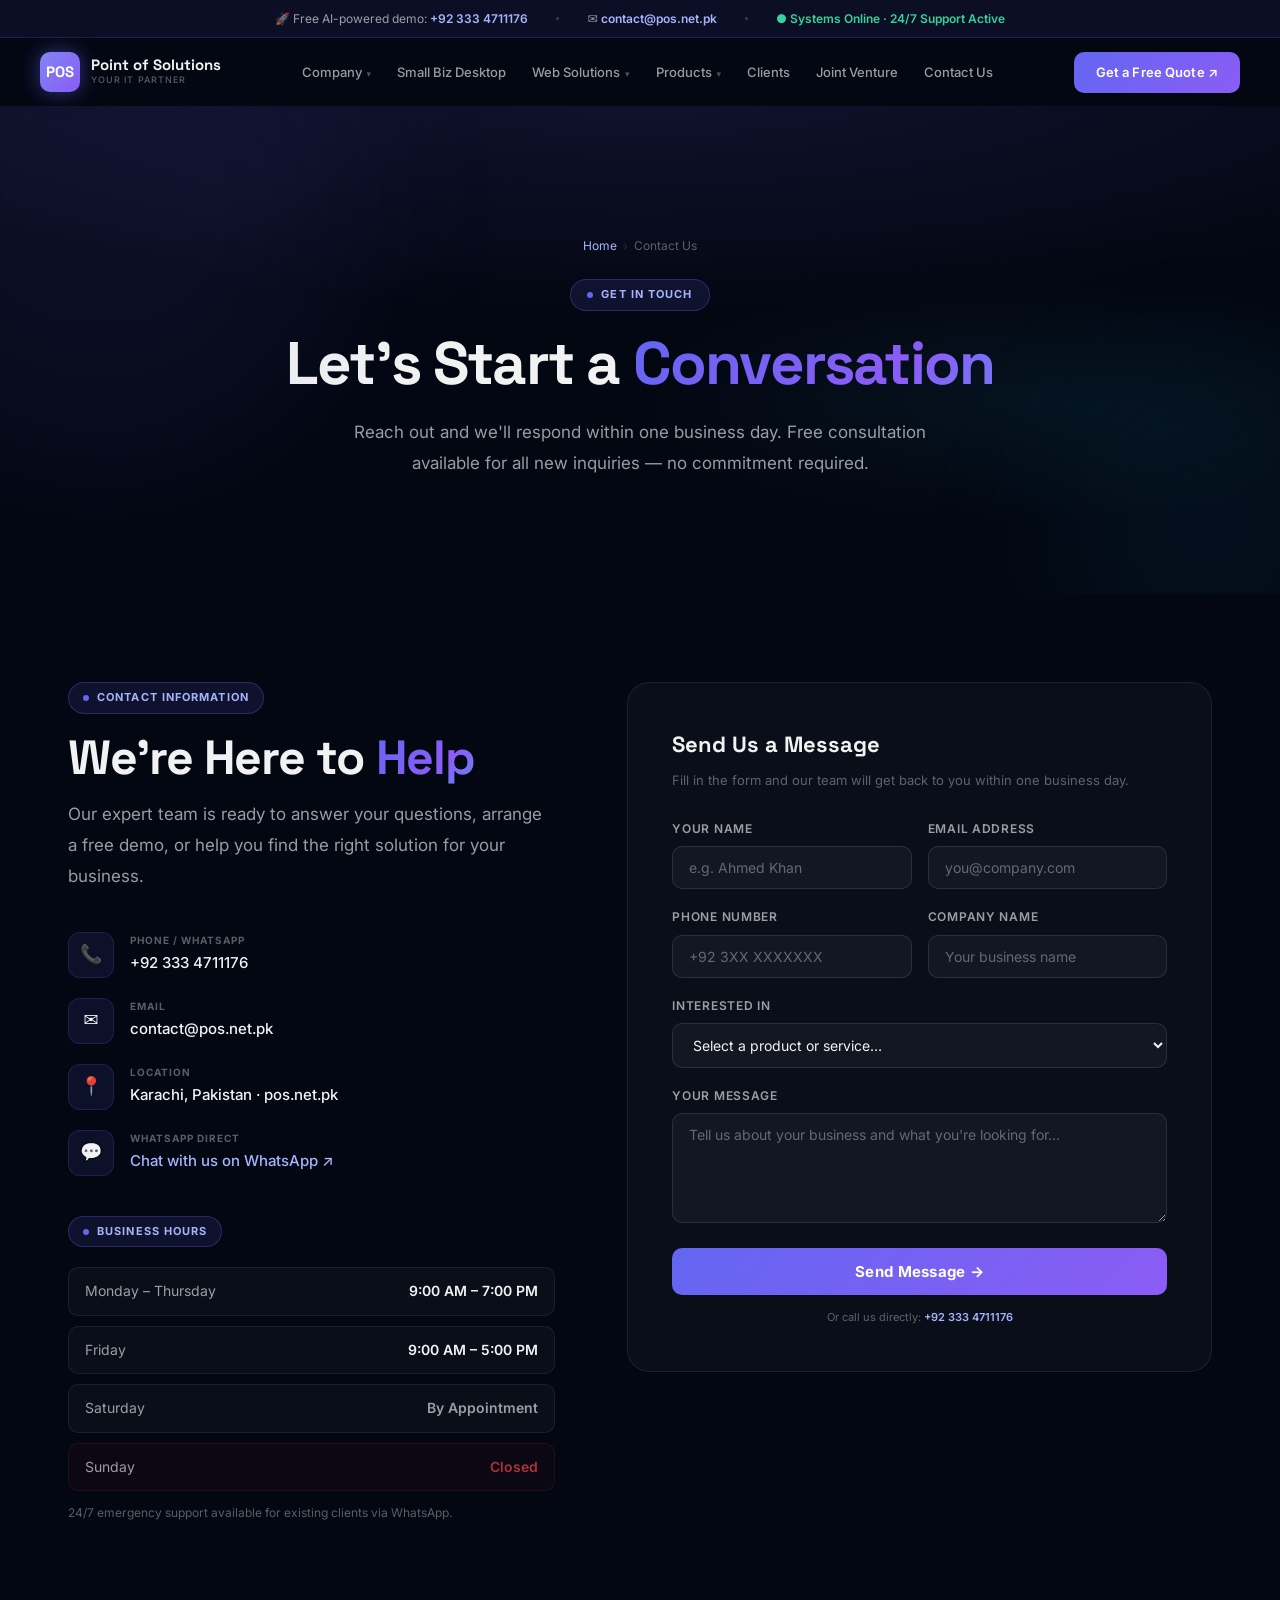
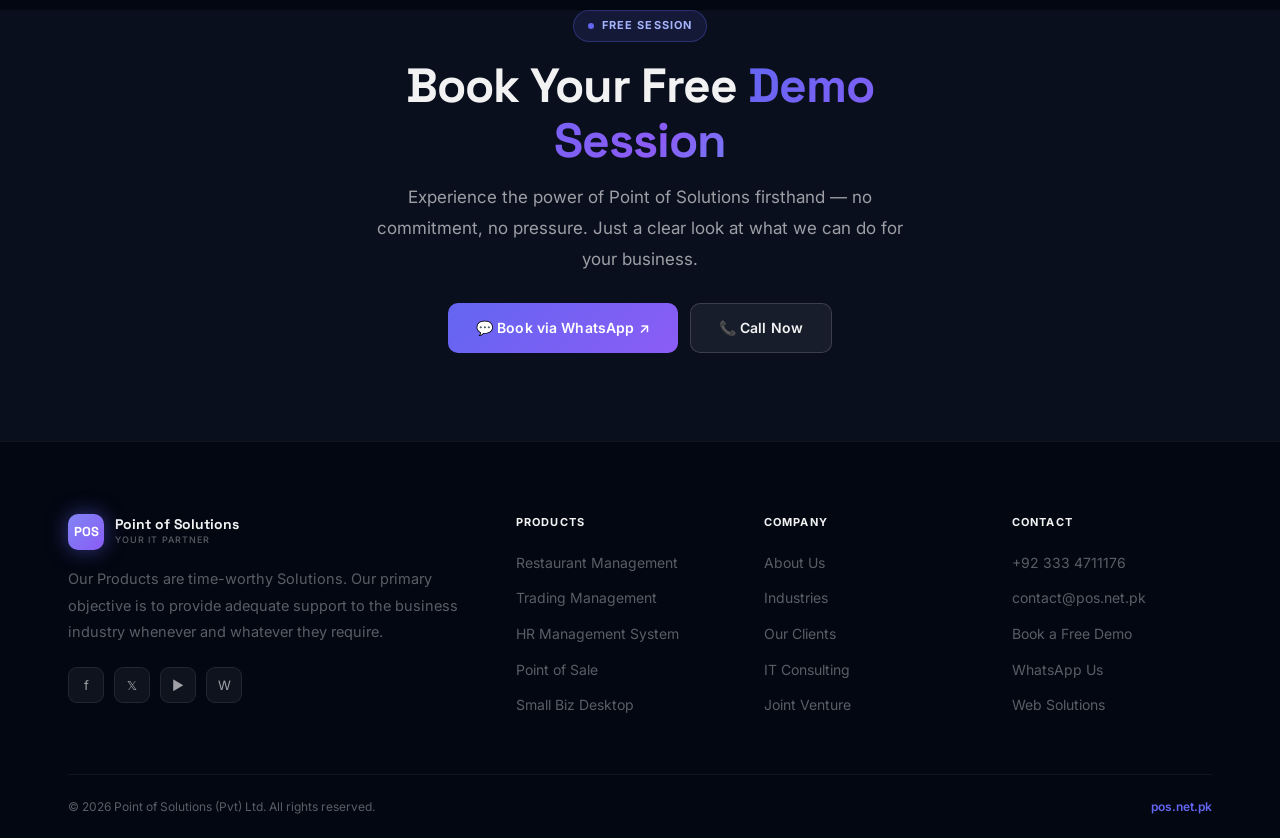
<file: contact.html>
<!DOCTYPE html>
<html lang="en">
<head>
<meta charset="UTF-8">
<meta name="viewport" content="width=device-width, initial-scale=1.0">
<title>Contact Us — Point of Solutions</title>
<link href="https://fonts.googleapis.com/css2?family=Inter:wght@300;400;500;600;700;800;900&family=Space+Grotesk:wght@400;500;600;700&display=swap" rel="stylesheet">
<link rel="stylesheet" href="css/base.css">
<link rel="stylesheet" href="css/animations.css">
<link rel="stylesheet" href="css/components.css">
<link rel="stylesheet" href="css/sections.css">
<link rel="stylesheet" href="css/responsive.css">
<link rel="stylesheet" href="css/pages.css">
</head>
<body>

<div class="topbar">
  <span>🚀 Free AI-powered demo: <a href="tel:+923334711176">+92 333 4711176</a></span>
  <span class="topbar-dot"></span>
  <span>✉ <a href="mailto:contact@pos.net.pk">contact@pos.net.pk</a></span>
  <span class="topbar-dot"></span>
  <span style="color:#34D399;font-weight:600;">● Systems Online · 24/7 Support Active</span>
</div>

<nav id="mainNav">
  <div class="nav-inner">
    <a href="index.html" class="logo-wrap">
      <div class="logo-mark"><span>POS</span></div>
      <div class="logo-text">
        <span class="logo-main">Point of Solutions</span>
        <span class="logo-sub">Your IT Partner</span>
      </div>
    </a>
    <ul class="nav-links">
      <li class="has-dropdown">
        <a href="about.html">Company <span class="dropdown-arrow">▾</span></a>
        <ul class="dropdown">
          <li><a href="about.html">About Us</a></li>
          <li><a href="index.html#industries">Industries</a></li>
        </ul>
      </li>
      <li><a href="small-biz-desktop.html">Small Biz Desktop</a></li>
      <li class="has-dropdown">
        <a href="web-solutions.html">Web Solutions <span class="dropdown-arrow">▾</span></a>
        <ul class="dropdown">
          <li><a href="web-solutions.html">ERP Services &amp; Solutions</a></li>
          <li><a href="erp-integration.html">ERP Integration</a></li>
          <li><a href="it-consulting.html">IT Consulting</a></li>
        </ul>
      </li>
      <li class="has-dropdown">
        <a href="index.html#products">Products <span class="dropdown-arrow">▾</span></a>
        <ul class="dropdown">
          <li><a href="restaurant-management-system.html">Restaurant Management System</a></li>
          <li><a href="trading-management-system.html">Trading Management System</a></li>
          <li><a href="hr-management-system.html">Human Resource Management System</a></li>
          <li><a href="point-of-sale.html">Point of Sale</a></li>
        </ul>
      </li>
      <li><a href="clients.html">Clients</a></li>
      <li><a href="joint-venture.html">Joint Venture</a></li>
      <li><a href="contact.html">Contact Us</a></li>
    </ul>
    <div class="nav-actions">

      <a href="contact.html" class="btn btn-primary" style="padding:10px 22px;font-size:13px;">Get a Free Quote ↗</a>
    </div>
  </div>
</nav>

<!-- PAGE HERO -->
<div class="page-hero">
  <div class="orb" style="width:500px;height:500px;background:rgba(99,102,241,.08);top:-150px;left:-150px;animation-duration:10s;"></div>
  <div class="orb" style="width:300px;height:300px;background:rgba(34,211,238,.05);bottom:-80px;right:-80px;animation:floatR 9s ease-in-out infinite;"></div>
  <div class="container">
    <div class="breadcrumb">
      <a href="index.html">Home</a><span class="breadcrumb-sep">›</span>
      <span>Contact Us</span>
    </div>
    <div class="page-hero-label"><span class="label-dot"></span>Get in Touch</div>
    <h1>Let's Start a <span class="grad-text">Conversation</span></h1>
    <p class="page-hero-sub">Reach out and we'll respond within one business day. Free consultation available for all new inquiries — no commitment required.</p>
  </div>
</div>

<!-- CONTACT SECTION -->
<div class="content-section">
  <div class="container">
    <div class="contact-grid">
      <!-- Left: Info -->
      <div class="reveal-l">
        <div class="section-label"><span class="label-dot"></span>Contact Information</div>
        <h2 class="section-title">We're Here to <span class="grad-text">Help</span></h2>
        <p class="section-sub">Our expert team is ready to answer your questions, arrange a free demo, or help you find the right solution for your business.</p>

        <div class="contact-items">
          <div class="contact-item">
            <div class="contact-icon-wrap">📞</div>
            <div>
              <div class="c-label">Phone / WhatsApp</div>
              <div class="c-val"><a href="tel:+923334711176" style="color:inherit;">+92 333 4711176</a></div>
            </div>
          </div>
          <div class="contact-item">
            <div class="contact-icon-wrap">✉️</div>
            <div>
              <div class="c-label">Email</div>
              <div class="c-val"><a href="mailto:contact@pos.net.pk" style="color:inherit;">contact@pos.net.pk</a></div>
            </div>
          </div>
          <div class="contact-item">
            <div class="contact-icon-wrap">📍</div>
            <div>
              <div class="c-label">Location</div>
              <div class="c-val">Karachi, Pakistan · pos.net.pk</div>
            </div>
          </div>
          <div class="contact-item">
            <div class="contact-icon-wrap">💬</div>
            <div>
              <div class="c-label">WhatsApp Direct</div>
              <div class="c-val"><a href="https://wa.me/923334711176" target="_blank" style="color:#A5B4FC;">Chat with us on WhatsApp ↗</a></div>
            </div>
          </div>
        </div>

        <!-- Business Hours -->
        <div style="margin-top:40px;">
          <div class="section-label" style="margin-bottom:20px;"><span class="label-dot"></span>Business Hours</div>
          <div style="display:flex;flex-direction:column;gap:10px;">
            <div style="display:flex;justify-content:space-between;align-items:center;padding:12px 16px;background:rgba(255,255,255,.03);border:1px solid rgba(255,255,255,.07);border-radius:10px;">
              <span style="font-size:14px;color:var(--t2);">Monday – Thursday</span>
              <span style="font-size:14px;font-weight:600;color:var(--t1);">9:00 AM – 7:00 PM</span>
            </div>
            <div style="display:flex;justify-content:space-between;align-items:center;padding:12px 16px;background:rgba(255,255,255,.03);border:1px solid rgba(255,255,255,.07);border-radius:10px;">
              <span style="font-size:14px;color:var(--t2);">Friday</span>
              <span style="font-size:14px;font-weight:600;color:var(--t1);">9:00 AM – 5:00 PM</span>
            </div>
            <div style="display:flex;justify-content:space-between;align-items:center;padding:12px 16px;background:rgba(255,255,255,.03);border:1px solid rgba(255,255,255,.07);border-radius:10px;">
              <span style="font-size:14px;color:var(--t2);">Saturday</span>
              <span style="font-size:14px;font-weight:600;color:var(--t2);">By Appointment</span>
            </div>
            <div style="display:flex;justify-content:space-between;align-items:center;padding:12px 16px;background:rgba(239,68,68,.04);border:1px solid rgba(239,68,68,.1);border-radius:10px;">
              <span style="font-size:14px;color:var(--t2);">Sunday</span>
              <span style="font-size:14px;font-weight:600;color:rgba(239,68,68,.7);">Closed</span>
            </div>
          </div>
          <p style="font-size:12px;color:var(--t3);margin-top:12px;">24/7 emergency support available for existing clients via WhatsApp.</p>
        </div>
      </div>

      <!-- Right: Form -->
      <div class="reveal-r">
        <div class="contact-form-wrap">
          <h3 style="font-family:'Space Grotesk',sans-serif;font-size:22px;font-weight:700;margin-bottom:8px;">Send Us a Message</h3>
          <p style="font-size:13px;color:var(--t3);margin-bottom:28px;">Fill in the form and our team will get back to you within one business day.</p>
          <div class="form-row">
            <div class="form-group">
              <label>Your Name</label>
              <input type="text" placeholder="e.g. Ahmed Khan">
            </div>
            <div class="form-group">
              <label>Email Address</label>
              <input type="email" placeholder="you@company.com">
            </div>
          </div>
          <div class="form-row">
            <div class="form-group">
              <label>Phone Number</label>
              <input type="tel" placeholder="+92 3XX XXXXXXX">
            </div>
            <div class="form-group">
              <label>Company Name</label>
              <input type="text" placeholder="Your business name">
            </div>
          </div>
          <div class="form-group">
            <label>Interested In</label>
            <select style="width:100%;padding:12px 16px;background:rgba(255,255,255,.04);border:1px solid rgba(255,255,255,.1);border-radius:var(--r-sm);color:var(--t1);font-family:inherit;font-size:14px;outline:none;transition:.2s;" onchange="this.style.borderColor=this.value?'#6366F1':'rgba(255,255,255,.1)'">
              <option value="" style="background:#0A0F1E;">Select a product or service…</option>
              <option value="restaurant" style="background:#0A0F1E;">Restaurant Management System</option>
              <option value="trading" style="background:#0A0F1E;">Trading Management System</option>
              <option value="hr" style="background:#0A0F1E;">HR Management System</option>
              <option value="pos" style="background:#0A0F1E;">Point of Sale</option>
              <option value="desktop" style="background:#0A0F1E;">Small Biz Desktop</option>
              <option value="erp" style="background:#0A0F1E;">ERP Services &amp; Solutions</option>
              <option value="consulting" style="background:#0A0F1E;">IT Consulting</option>
              <option value="other" style="background:#0A0F1E;">Other / General Inquiry</option>
            </select>
          </div>
          <div class="form-group">
            <label>Your Message</label>
            <textarea placeholder="Tell us about your business and what you're looking for…"></textarea>
          </div>
          <button class="form-submit" onclick="this.innerHTML='✓ Message Sent! We\'ll be in touch shortly.';this.style.background='linear-gradient(135deg,#10B981,#059669)';">Send Message →</button>
          <p style="font-size:11px;color:var(--t3);text-align:center;margin-top:14px;">Or call us directly: <a href="tel:+923334711176" style="color:#A5B4FC;font-weight:600;">+92 333 4711176</a></p>
        </div>
      </div>
    </div>
  </div>
</div>

<!-- FREE DEMO BAND -->
<div class="content-section" style="background:var(--bg2);">
  <div class="container">
    <div style="text-align:center;max-width:640px;margin:0 auto;" class="reveal">
      <div class="section-label" style="margin:0 auto 16px;"><span class="label-dot"></span>Free Session</div>
      <h2 class="section-title">Book Your Free <span class="grad-text">Demo Session</span></h2>
      <p class="section-sub" style="margin:14px auto 28px;">Experience the power of Point of Solutions firsthand — no commitment, no pressure. Just a clear look at what we can do for your business.</p>
      <div style="display:flex;gap:12px;justify-content:center;flex-wrap:wrap;">
        <a href="https://wa.me/923334711176?text=I'd like to book a free demo" class="btn btn-primary" target="_blank">💬 Book via WhatsApp ↗</a>
        <a href="tel:+923334711176" class="btn btn-ghost">📞 Call Now</a>
      </div>
    </div>
  </div>
</div>

<!-- FOOTER -->
<footer style="position:relative;z-index:1;">
  <div class="container">
    <div class="footer-grid">
      <div>
        <a href="index.html" class="logo-wrap" style="display:flex;margin-bottom:0;">
          <div class="logo-mark" style="width:36px;height:36px;"><span style="font-size:13px;">POS</span></div>
          <div class="logo-text">
            <span class="logo-main" style="font-size:14px;">Point of Solutions</span>
            <span class="logo-sub">Your IT Partner</span>
          </div>
        </a>
        <p class="footer-desc">Our Products are time-worthy Solutions. Our primary objective is to provide adequate support to the business industry whenever and whatever they require.</p>
        <div class="socials" style="margin-top:22px;">
          <a href="#" class="social">f</a><a href="#" class="social">𝕏</a>
          <a href="#" class="social">▶</a>
          <a href="https://wa.me/923334711176" class="social" target="_blank">W</a>
        </div>
      </div>
      <div>
        <div class="footer-title">Products</div>
        <ul class="footer-links">
          <li><a href="restaurant-management-system.html">Restaurant Management</a></li>
          <li><a href="trading-management-system.html">Trading Management</a></li>
          <li><a href="hr-management-system.html">HR Management System</a></li>
          <li><a href="point-of-sale.html">Point of Sale</a></li>
          <li><a href="small-biz-desktop.html">Small Biz Desktop</a></li>
        </ul>
      </div>
      <div>
        <div class="footer-title">Company</div>
        <ul class="footer-links">
          <li><a href="about.html">About Us</a></li>
          <li><a href="index.html#industries">Industries</a></li>
          <li><a href="clients.html">Our Clients</a></li>
          <li><a href="it-consulting.html">IT Consulting</a></li>
          <li><a href="joint-venture.html">Joint Venture</a></li>
        </ul>
      </div>
      <div>
        <div class="footer-title">Contact</div>
        <ul class="footer-links">
          <li><a href="tel:+923334711176">+92 333 4711176</a></li>
          <li><a href="mailto:contact@pos.net.pk">contact@pos.net.pk</a></li>
          <li><a href="contact.html">Book a Free Demo</a></li>
          <li><a href="https://wa.me/923334711176" target="_blank">WhatsApp Us</a></li>
          <li><a href="web-solutions.html">Web Solutions</a></li>
        </ul>
      </div>
    </div>
    <div class="footer-bottom">
      <span>© 2026 Point of Solutions (Pvt) Ltd. All rights reserved.</span>
      <span style="color:#6366F1;font-weight:600;">pos.net.pk</span>
    </div>
  </div>
</footer>

<script src="js/nav.js"></script>
<script src="js/reveal.js"></script>
</body>
</html>
</file>
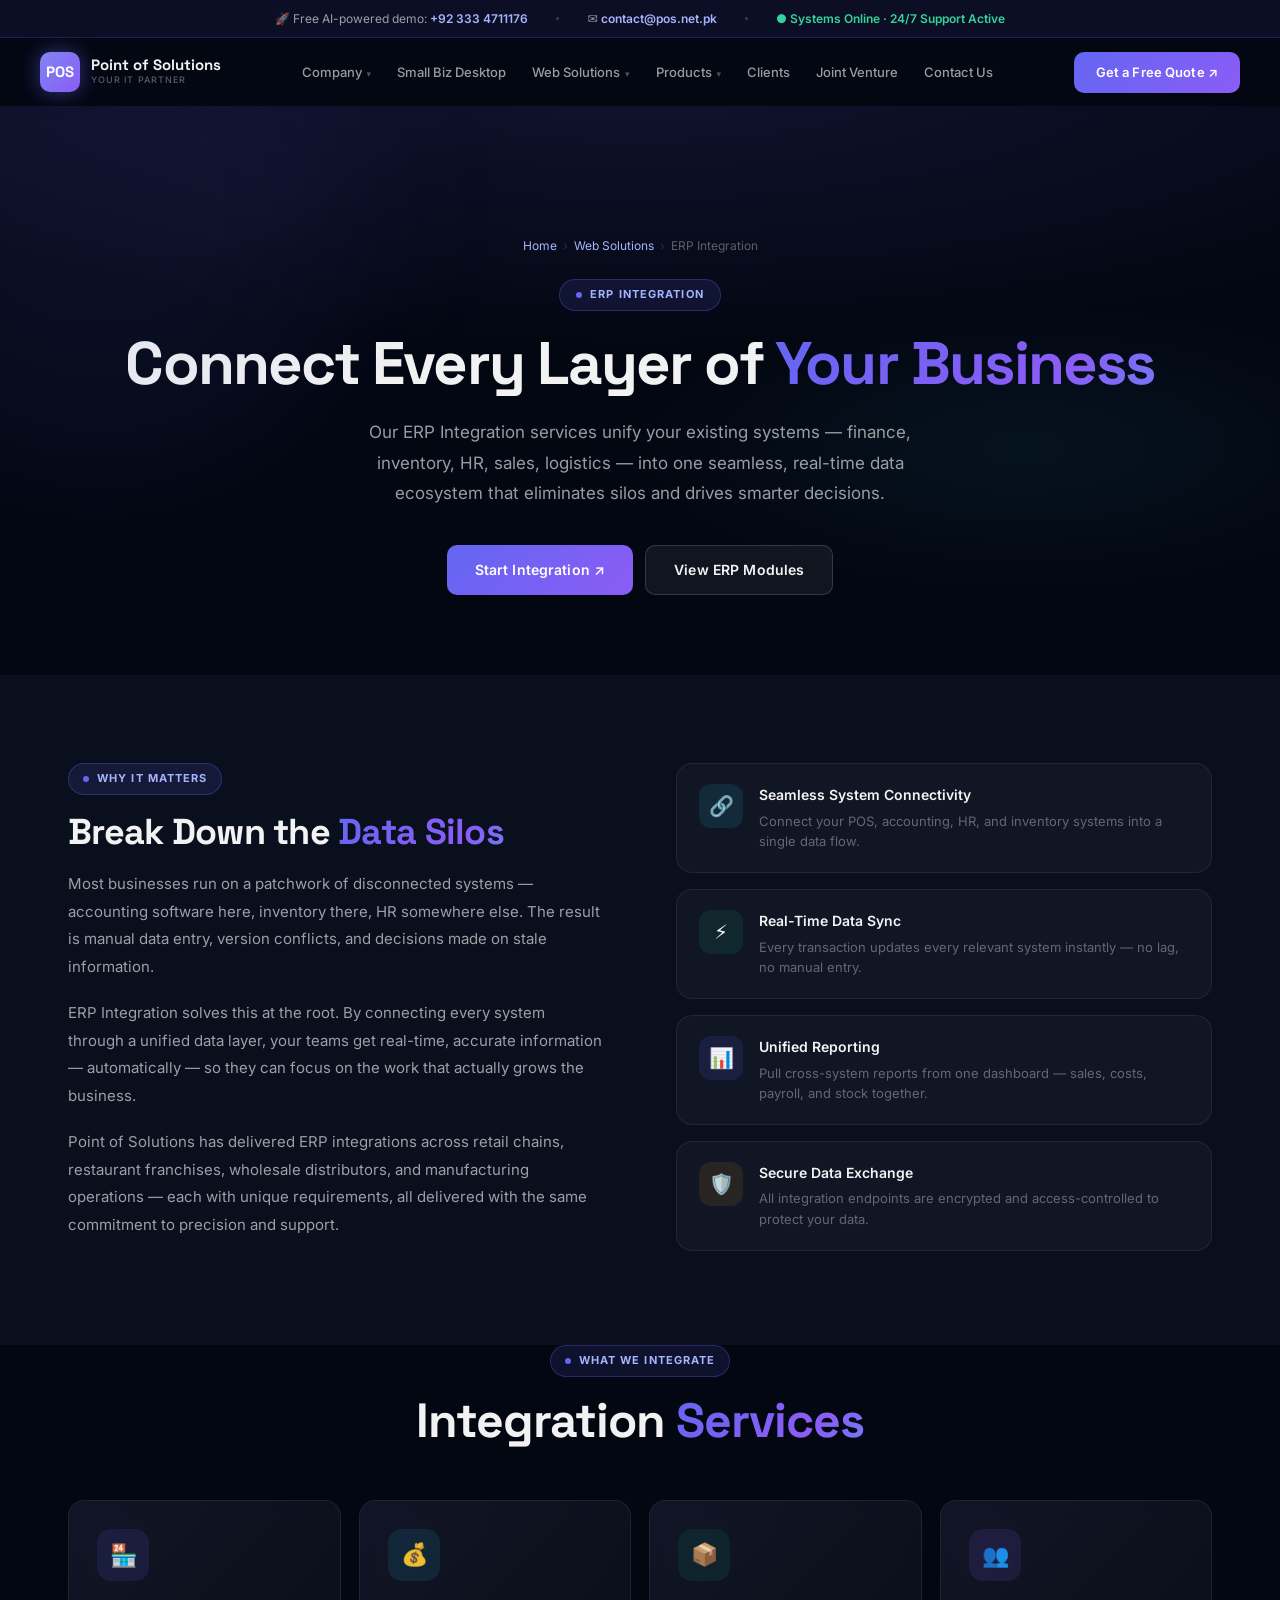
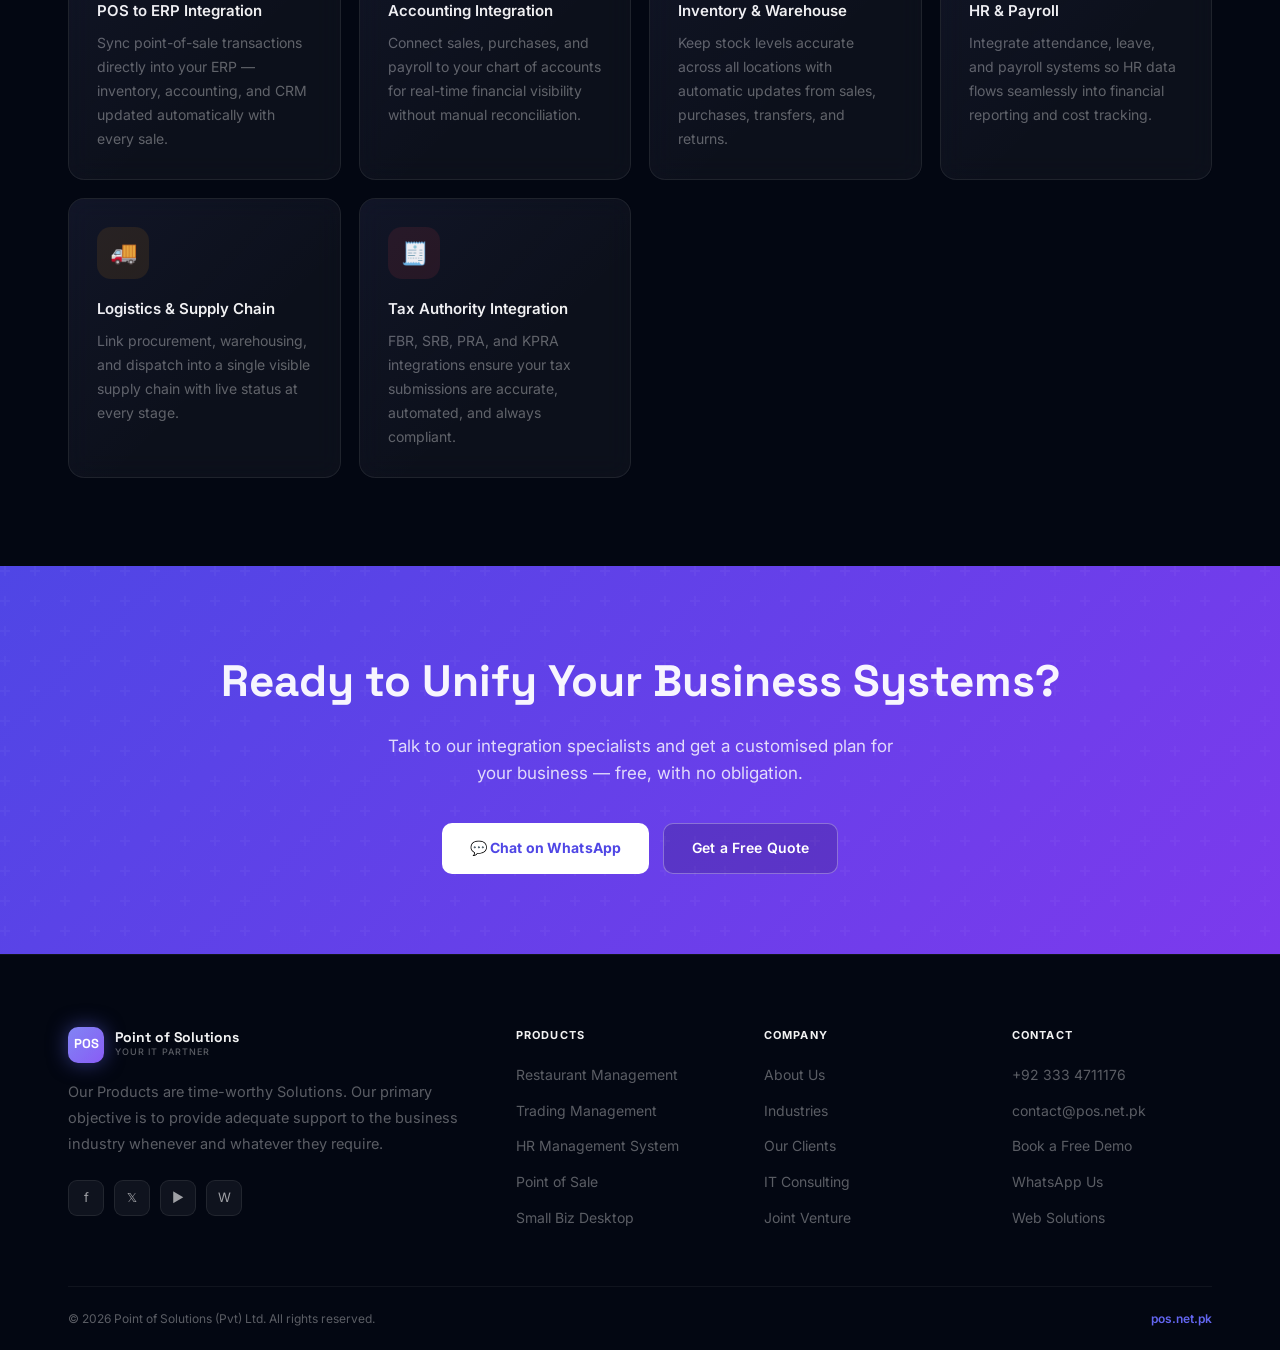
<file: erp-integration.html>
<!DOCTYPE html>
<html lang="en">
<head>
<meta charset="UTF-8">
<meta name="viewport" content="width=device-width, initial-scale=1.0">
<title>ERP Integration — Point of Solutions</title>
<link href="https://fonts.googleapis.com/css2?family=Inter:wght@300;400;500;600;700;800;900&family=Space+Grotesk:wght@400;500;600;700&display=swap" rel="stylesheet">
<link rel="stylesheet" href="css/base.css">
<link rel="stylesheet" href="css/animations.css">
<link rel="stylesheet" href="css/components.css">
<link rel="stylesheet" href="css/sections.css">
<link rel="stylesheet" href="css/responsive.css">
<link rel="stylesheet" href="css/pages.css">
</head>
<body>

<div class="topbar">
  <span>🚀 Free AI-powered demo: <a href="tel:+923334711176">+92 333 4711176</a></span>
  <span class="topbar-dot"></span>
  <span>✉ <a href="mailto:contact@pos.net.pk">contact@pos.net.pk</a></span>
  <span class="topbar-dot"></span>
  <span style="color:#34D399;font-weight:600;">● Systems Online · 24/7 Support Active</span>
</div>

<nav id="mainNav">
  <div class="nav-inner">
    <a href="index.html" class="logo-wrap">
      <div class="logo-mark"><span>POS</span></div>
      <div class="logo-text">
        <span class="logo-main">Point of Solutions</span>
        <span class="logo-sub">Your IT Partner</span>
      </div>
    </a>
    <ul class="nav-links">
      <li class="has-dropdown">
        <a href="about.html">Company <span class="dropdown-arrow">▾</span></a>
        <ul class="dropdown">
          <li><a href="about.html">About Us</a></li>
          <li><a href="index.html#industries">Industries</a></li>
        </ul>
      </li>
      <li><a href="small-biz-desktop.html">Small Biz Desktop</a></li>
      <li class="has-dropdown">
        <a href="web-solutions.html">Web Solutions <span class="dropdown-arrow">▾</span></a>
        <ul class="dropdown">
          <li><a href="web-solutions.html">ERP Services &amp; Solutions</a></li>
          <li><a href="erp-integration.html">ERP Integration</a></li>
          <li><a href="it-consulting.html">IT Consulting</a></li>
        </ul>
      </li>
      <li class="has-dropdown">
        <a href="index.html#products">Products <span class="dropdown-arrow">▾</span></a>
        <ul class="dropdown">
          <li><a href="restaurant-management-system.html">Restaurant Management System</a></li>
          <li><a href="trading-management-system.html">Trading Management System</a></li>
          <li><a href="hr-management-system.html">Human Resource Management System</a></li>
          <li><a href="point-of-sale.html">Point of Sale</a></li>
        </ul>
      </li>
      <li><a href="clients.html">Clients</a></li>
      <li><a href="joint-venture.html">Joint Venture</a></li>
      <li><a href="contact.html">Contact Us</a></li>
    </ul>
    <div class="nav-actions">

      <a href="contact.html" class="btn btn-primary" style="padding:10px 22px;font-size:13px;">Get a Free Quote ↗</a>
    </div>
  </div>
</nav>

<!-- PAGE HERO -->
<div class="page-hero">
  <div class="orb" style="width:500px;height:500px;background:rgba(99,102,241,.08);top:-150px;left:-150px;animation-duration:10s;"></div>
  <div class="container">
    <div class="breadcrumb">
      <a href="index.html">Home</a><span class="breadcrumb-sep">›</span>
      <a href="web-solutions.html">Web Solutions</a><span class="breadcrumb-sep">›</span>
      <span>ERP Integration</span>
    </div>
    <div class="page-hero-label"><span class="label-dot"></span>ERP Integration</div>
    <h1>Connect Every Layer of <span class="grad-text">Your Business</span></h1>
    <p class="page-hero-sub">Our ERP Integration services unify your existing systems — finance, inventory, HR, sales, logistics — into one seamless, real-time data ecosystem that eliminates silos and drives smarter decisions.</p>
    <div style="display:flex;gap:12px;justify-content:center;flex-wrap:wrap;">
      <a href="contact.html" class="btn btn-primary">Start Integration ↗</a>
      <a href="web-solutions.html" class="btn btn-ghost">View ERP Modules</a>
    </div>
  </div>
</div>

<!-- WHY INTEGRATION -->
<div class="content-section" style="background:var(--bg2);">
  <div class="container">
    <div class="two-col">
      <div class="reveal-l prose">
        <div class="section-label"><span class="label-dot"></span>Why It Matters</div>
        <h2 class="section-title">Break Down the <span class="grad-text">Data Silos</span></h2>
        <p>Most businesses run on a patchwork of disconnected systems — accounting software here, inventory there, HR somewhere else. The result is manual data entry, version conflicts, and decisions made on stale information.</p>
        <p>ERP Integration solves this at the root. By connecting every system through a unified data layer, your teams get real-time, accurate information — automatically — so they can focus on the work that actually grows the business.</p>
        <p>Point of Solutions has delivered ERP integrations across retail chains, restaurant franchises, wholesale distributors, and manufacturing operations — each with unique requirements, all delivered with the same commitment to precision and support.</p>
      </div>
      <div class="reveal-r">
        <div class="feature-list">
          <div class="feature-item">
            <div class="fi-icon" style="background:rgba(34,211,238,.1);">🔗</div>
            <div><div class="fi-title">Seamless System Connectivity</div><div class="fi-desc">Connect your POS, accounting, HR, and inventory systems into a single data flow.</div></div>
          </div>
          <div class="feature-item">
            <div class="fi-icon" style="background:rgba(16,185,129,.1);">⚡</div>
            <div><div class="fi-title">Real-Time Data Sync</div><div class="fi-desc">Every transaction updates every relevant system instantly — no lag, no manual entry.</div></div>
          </div>
          <div class="feature-item">
            <div class="fi-icon" style="background:rgba(99,102,241,.12);">📊</div>
            <div><div class="fi-title">Unified Reporting</div><div class="fi-desc">Pull cross-system reports from one dashboard — sales, costs, payroll, and stock together.</div></div>
          </div>
          <div class="feature-item">
            <div class="fi-icon" style="background:rgba(245,158,11,.1);">🛡️</div>
            <div><div class="fi-title">Secure Data Exchange</div><div class="fi-desc">All integration endpoints are encrypted and access-controlled to protect your data.</div></div>
          </div>
        </div>
      </div>
    </div>
  </div>
</div>

<!-- INTEGRATION SERVICES -->
<div class="content-section">
  <div class="container">
    <div style="text-align:center;margin-bottom:52px;" class="reveal">
      <div class="section-label" style="margin:0 auto 16px;"><span class="label-dot"></span>What We Integrate</div>
      <h2 class="section-title">Integration <span class="grad-text">Services</span></h2>
    </div>
    <div style="display:grid;grid-template-columns:repeat(auto-fill,minmax(260px,1fr));gap:18px;">
      <div class="glass glass-hover feat-card reveal delay-1">
        <div class="feat-icon-wrap" style="background:rgba(99,102,241,.12);">🏪</div>
        <div class="feat-title">POS to ERP Integration</div>
        <div class="feat-desc">Sync point-of-sale transactions directly into your ERP — inventory, accounting, and CRM updated automatically with every sale.</div>
      </div>
      <div class="glass glass-hover feat-card reveal delay-2">
        <div class="feat-icon-wrap" style="background:rgba(34,211,238,.1);">💰</div>
        <div class="feat-title">Accounting Integration</div>
        <div class="feat-desc">Connect sales, purchases, and payroll to your chart of accounts for real-time financial visibility without manual reconciliation.</div>
      </div>
      <div class="glass glass-hover feat-card reveal delay-3">
        <div class="feat-icon-wrap" style="background:rgba(16,185,129,.1);">📦</div>
        <div class="feat-title">Inventory &amp; Warehouse</div>
        <div class="feat-desc">Keep stock levels accurate across all locations with automatic updates from sales, purchases, transfers, and returns.</div>
      </div>
      <div class="glass glass-hover feat-card reveal delay-4">
        <div class="feat-icon-wrap" style="background:rgba(139,92,246,.12);">👥</div>
        <div class="feat-title">HR &amp; Payroll</div>
        <div class="feat-desc">Integrate attendance, leave, and payroll systems so HR data flows seamlessly into financial reporting and cost tracking.</div>
      </div>
      <div class="glass glass-hover feat-card reveal delay-1">
        <div class="feat-icon-wrap" style="background:rgba(245,158,11,.1);">🚚</div>
        <div class="feat-title">Logistics &amp; Supply Chain</div>
        <div class="feat-desc">Link procurement, warehousing, and dispatch into a single visible supply chain with live status at every stage.</div>
      </div>
      <div class="glass glass-hover feat-card reveal delay-2">
        <div class="feat-icon-wrap" style="background:rgba(239,68,68,.1);">🧾</div>
        <div class="feat-title">Tax Authority Integration</div>
        <div class="feat-desc">FBR, SRB, PRA, and KPRA integrations ensure your tax submissions are accurate, automated, and always compliant.</div>
      </div>
    </div>
  </div>
</div>

<!-- CTA -->
<div class="cta-band" style="position:relative;z-index:1;">
  <div class="container reveal">
    <h2>Ready to Unify Your Business Systems?</h2>
    <p>Talk to our integration specialists and get a customised plan for your business — free, with no obligation.</p>
    <div class="cta-btns">
      <a href="https://wa.me/923334711176" class="btn btn-white" target="_blank">💬 Chat on WhatsApp</a>
      <a href="contact.html" class="btn" style="background:rgba(0,0,0,.15);color:#fff;border:1px solid rgba(255,255,255,.3);">Get a Free Quote</a>
    </div>
  </div>
</div>

<!-- FOOTER -->
<footer style="position:relative;z-index:1;">
  <div class="container">
    <div class="footer-grid">
      <div>
        <a href="index.html" class="logo-wrap" style="display:flex;margin-bottom:0;">
          <div class="logo-mark" style="width:36px;height:36px;"><span style="font-size:13px;">POS</span></div>
          <div class="logo-text">
            <span class="logo-main" style="font-size:14px;">Point of Solutions</span>
            <span class="logo-sub">Your IT Partner</span>
          </div>
        </a>
        <p class="footer-desc">Our Products are time-worthy Solutions. Our primary objective is to provide adequate support to the business industry whenever and whatever they require.</p>
        <div class="socials" style="margin-top:22px;">
          <a href="#" class="social">f</a><a href="#" class="social">𝕏</a>
          <a href="#" class="social">▶</a>
          <a href="https://wa.me/923334711176" class="social" target="_blank">W</a>
        </div>
      </div>
      <div>
        <div class="footer-title">Products</div>
        <ul class="footer-links">
          <li><a href="restaurant-management-system.html">Restaurant Management</a></li>
          <li><a href="trading-management-system.html">Trading Management</a></li>
          <li><a href="hr-management-system.html">HR Management System</a></li>
          <li><a href="point-of-sale.html">Point of Sale</a></li>
          <li><a href="small-biz-desktop.html">Small Biz Desktop</a></li>
        </ul>
      </div>
      <div>
        <div class="footer-title">Company</div>
        <ul class="footer-links">
          <li><a href="about.html">About Us</a></li>
          <li><a href="index.html#industries">Industries</a></li>
          <li><a href="clients.html">Our Clients</a></li>
          <li><a href="it-consulting.html">IT Consulting</a></li>
          <li><a href="joint-venture.html">Joint Venture</a></li>
        </ul>
      </div>
      <div>
        <div class="footer-title">Contact</div>
        <ul class="footer-links">
          <li><a href="tel:+923334711176">+92 333 4711176</a></li>
          <li><a href="mailto:contact@pos.net.pk">contact@pos.net.pk</a></li>
          <li><a href="contact.html">Book a Free Demo</a></li>
          <li><a href="https://wa.me/923334711176" target="_blank">WhatsApp Us</a></li>
          <li><a href="web-solutions.html">Web Solutions</a></li>
        </ul>
      </div>
    </div>
    <div class="footer-bottom">
      <span>© 2026 Point of Solutions (Pvt) Ltd. All rights reserved.</span>
      <span style="color:#6366F1;font-weight:600;">pos.net.pk</span>
    </div>
  </div>
</footer>

<script src="js/nav.js"></script>
<script src="js/reveal.js"></script>
</body>
</html>
</file>
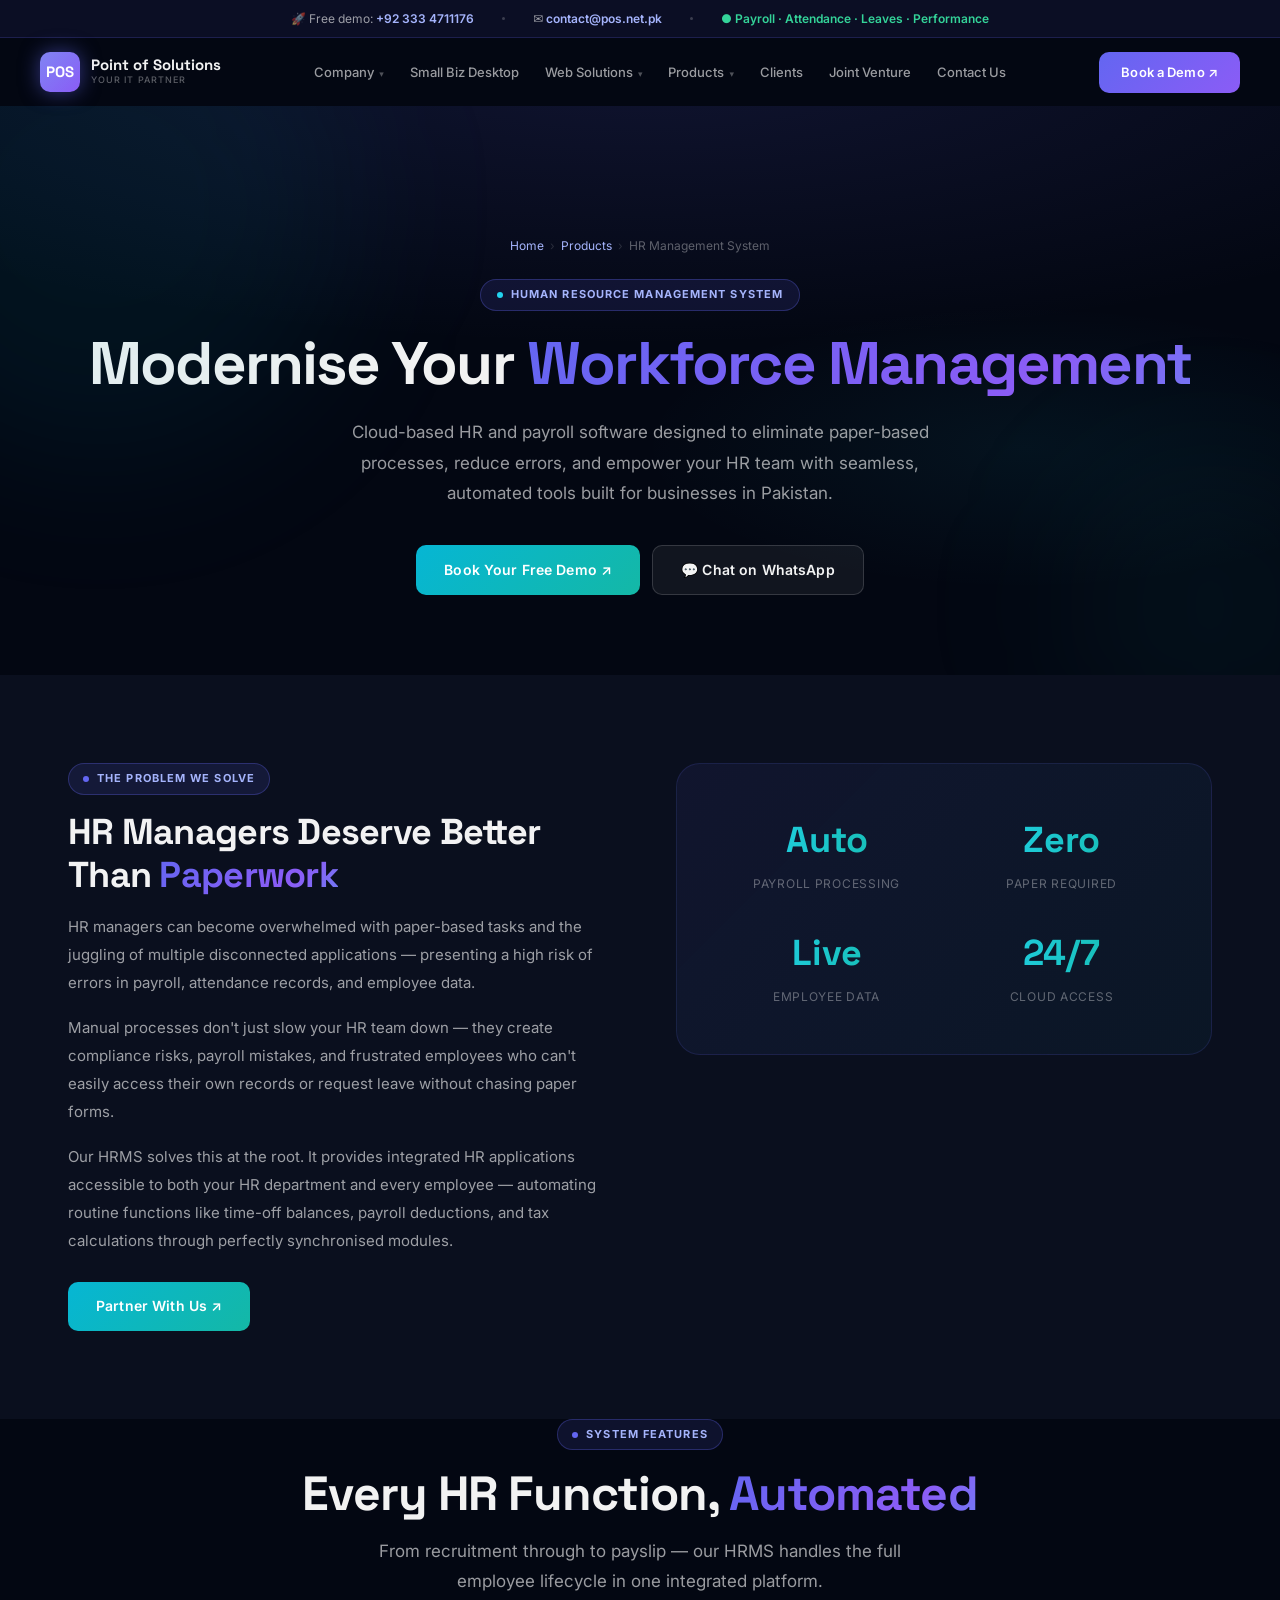
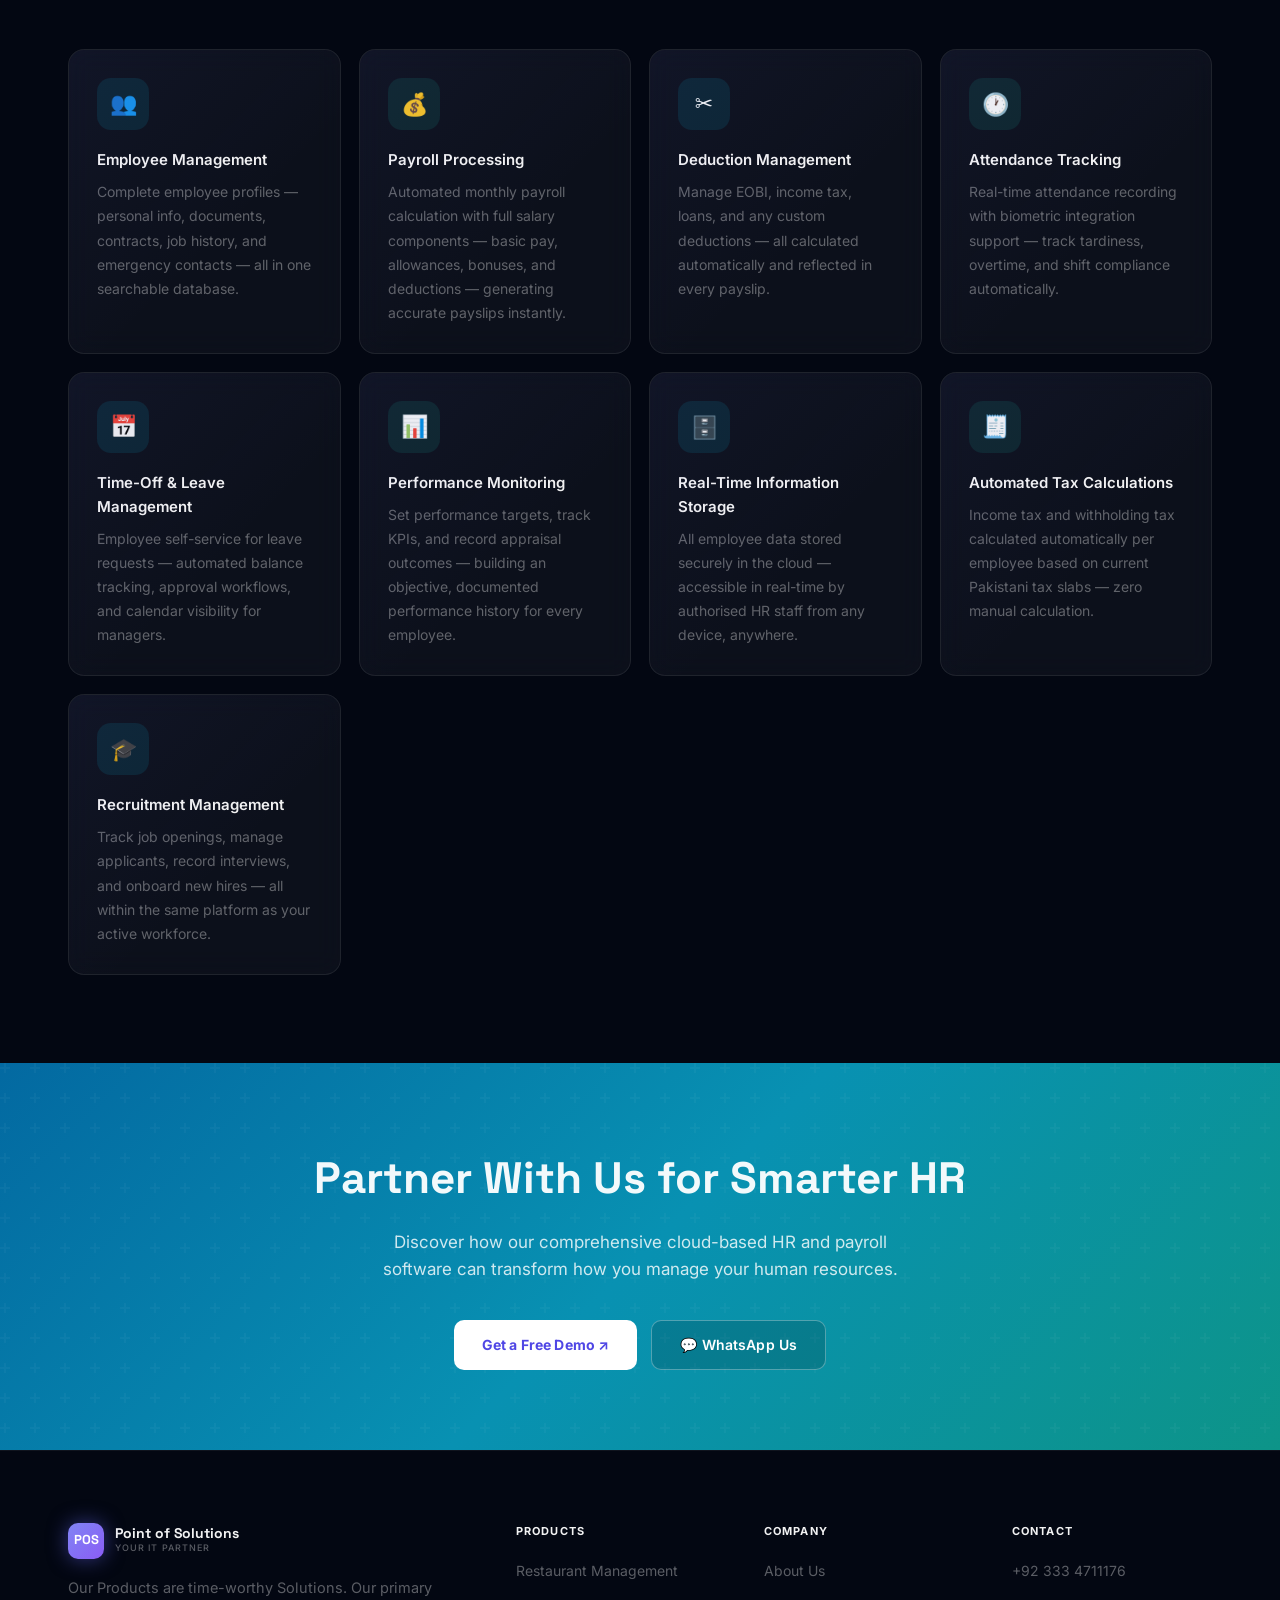
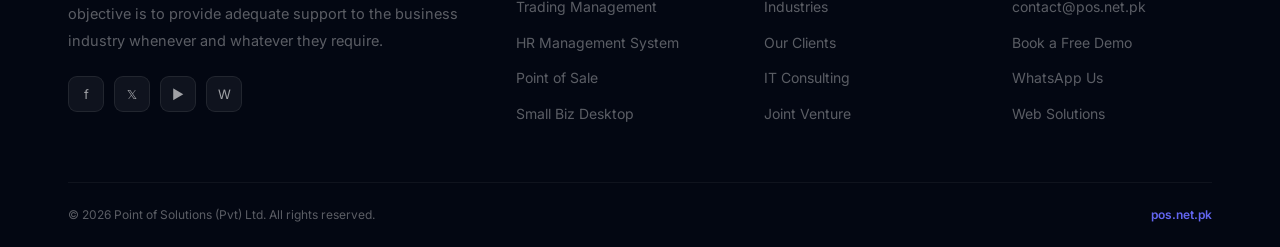
<file: hr-management-system.html>
<!DOCTYPE html>
<html lang="en">
<head>
<meta charset="UTF-8">
<meta name="viewport" content="width=device-width, initial-scale=1.0">
<title>HR Management System — Point of Solutions</title>
<link href="https://fonts.googleapis.com/css2?family=Inter:wght@300;400;500;600;700;800;900&family=Space+Grotesk:wght@400;500;600;700&display=swap" rel="stylesheet">
<link rel="stylesheet" href="css/base.css">
<link rel="stylesheet" href="css/animations.css">
<link rel="stylesheet" href="css/components.css">
<link rel="stylesheet" href="css/sections.css">
<link rel="stylesheet" href="css/responsive.css">
<link rel="stylesheet" href="css/pages.css">
</head>
<body>

<div class="topbar">
  <span>🚀 Free demo: <a href="tel:+923334711176">+92 333 4711176</a></span>
  <span class="topbar-dot"></span>
  <span>✉ <a href="mailto:contact@pos.net.pk">contact@pos.net.pk</a></span>
  <span class="topbar-dot"></span>
  <span style="color:#34D399;font-weight:600;">● Payroll · Attendance · Leaves · Performance</span>
</div>

<nav id="mainNav">
  <div class="nav-inner">
    <a href="index.html" class="logo-wrap">
      <div class="logo-mark"><span>POS</span></div>
      <div class="logo-text"><span class="logo-main">Point of Solutions</span><span class="logo-sub">Your IT Partner</span></div>
    </a>
    <ul class="nav-links">
      <li class="has-dropdown"><a href="about.html">Company <span class="dropdown-arrow">▾</span></a><ul class="dropdown"><li><a href="about.html">About Us</a></li><li><a href="index.html#industries">Industries</a></li></ul></li>
      <li><a href="small-biz-desktop.html">Small Biz Desktop</a></li>
      <li class="has-dropdown"><a href="web-solutions.html">Web Solutions <span class="dropdown-arrow">▾</span></a><ul class="dropdown"><li><a href="web-solutions.html">ERP Services &amp; Solutions</a></li><li><a href="erp-integration.html">ERP Integration</a></li><li><a href="it-consulting.html">IT Consulting</a></li></ul></li>
      <li class="has-dropdown"><a href="index.html#products">Products <span class="dropdown-arrow">▾</span></a><ul class="dropdown"><li><a href="restaurant-management-system.html">Restaurant Management System</a></li><li><a href="trading-management-system.html">Trading Management System</a></li><li><a href="hr-management-system.html">Human Resource Management System</a></li><li><a href="point-of-sale.html">Point of Sale</a></li></ul></li>
      <li><a href="clients.html">Clients</a></li>
      <li><a href="joint-venture.html">Joint Venture</a></li>
      <li><a href="contact.html">Contact Us</a></li>
    </ul>
    <div class="nav-actions">

      <a href="contact.html" class="btn btn-primary" style="padding:10px 22px;font-size:13px;">Book a Demo ↗</a>
    </div>
  </div>
</nav>

<!-- PAGE HERO -->
<div class="page-hero">
  <div class="orb" style="width:500px;height:500px;background:rgba(6,182,212,.07);top:-150px;left:-150px;animation-duration:10s;"></div>
  <div class="orb" style="width:300px;height:300px;background:rgba(20,184,166,.05);bottom:-80px;right:-80px;animation:floatR 9s ease-in-out infinite;"></div>
  <div class="container">
    <div class="breadcrumb">
      <a href="index.html">Home</a><span class="breadcrumb-sep">›</span>
      <a href="index.html#products">Products</a><span class="breadcrumb-sep">›</span>
      <span>HR Management System</span>
    </div>
    <div class="page-hero-label"><span class="label-dot" style="background:#22D3EE;"></span>Human Resource Management System</div>
    <h1>Modernise Your <span class="grad-text">Workforce Management</span></h1>
    <p class="page-hero-sub">Cloud-based HR and payroll software designed to eliminate paper-based processes, reduce errors, and empower your HR team with seamless, automated tools built for businesses in Pakistan.</p>
    <div style="display:flex;gap:12px;justify-content:center;flex-wrap:wrap;">
      <a href="contact.html" class="btn btn-cyan">Book Your Free Demo ↗</a>
      <a href="https://wa.me/923334711176" class="btn btn-ghost" target="_blank">💬 Chat on WhatsApp</a>
    </div>
  </div>
</div>

<!-- THE PROBLEM -->
<div class="content-section" style="background:var(--bg2);">
  <div class="container">
    <div class="two-col">
      <div class="reveal-l prose">
        <div class="section-label"><span class="label-dot"></span>The Problem We Solve</div>
        <h2 class="section-title">HR Managers Deserve Better Than <span class="grad-text">Paperwork</span></h2>
        <p>HR managers can become overwhelmed with paper-based tasks and the juggling of multiple disconnected applications — presenting a high risk of errors in payroll, attendance records, and employee data.</p>
        <p>Manual processes don't just slow your HR team down — they create compliance risks, payroll mistakes, and frustrated employees who can't easily access their own records or request leave without chasing paper forms.</p>
        <p>Our HRMS solves this at the root. It provides integrated HR applications accessible to both your HR department and every employee — automating routine functions like time-off balances, payroll deductions, and tax calculations through perfectly synchronised modules.</p>
        <div style="margin-top:28px;">
          <a href="contact.html" class="btn btn-cyan">Partner With Us ↗</a>
        </div>
      </div>
      <div class="reveal-r">
        <div class="stat-band" style="grid-template-columns:1fr 1fr;">
          <div class="stat-band-item"><strong style="background:linear-gradient(90deg,#22D3EE,#14B8A6);-webkit-background-clip:text;background-clip:text;-webkit-text-fill-color:transparent;font-family:'Space Grotesk',sans-serif;font-size:36px;font-weight:700;display:block;">Auto</strong><span>Payroll Processing</span></div>
          <div class="stat-band-item"><strong style="background:linear-gradient(90deg,#22D3EE,#14B8A6);-webkit-background-clip:text;background-clip:text;-webkit-text-fill-color:transparent;font-family:'Space Grotesk',sans-serif;font-size:36px;font-weight:700;display:block;">Zero</strong><span>Paper Required</span></div>
          <div class="stat-band-item"><strong style="background:linear-gradient(90deg,#22D3EE,#14B8A6);-webkit-background-clip:text;background-clip:text;-webkit-text-fill-color:transparent;font-family:'Space Grotesk',sans-serif;font-size:36px;font-weight:700;display:block;">Live</strong><span>Employee Data</span></div>
          <div class="stat-band-item"><strong style="background:linear-gradient(90deg,#22D3EE,#14B8A6);-webkit-background-clip:text;background-clip:text;-webkit-text-fill-color:transparent;font-family:'Space Grotesk',sans-serif;font-size:36px;font-weight:700;display:block;">24/7</strong><span>Cloud Access</span></div>
        </div>
      </div>
    </div>
  </div>
</div>

<!-- FEATURES -->
<div class="content-section">
  <div class="container">
    <div style="text-align:center;margin-bottom:52px;" class="reveal">
      <div class="section-label" style="margin:0 auto 16px;"><span class="label-dot"></span>System Features</div>
      <h2 class="section-title">Every HR Function, <span class="grad-text">Automated</span></h2>
      <p class="section-sub" style="margin:14px auto 0;">From recruitment through to payslip — our HRMS handles the full employee lifecycle in one integrated platform.</p>
    </div>
    <div style="display:grid;grid-template-columns:repeat(auto-fill,minmax(260px,1fr));gap:18px;">
      <div class="glass glass-hover feat-card reveal delay-1">
        <div class="feat-icon-wrap" style="background:rgba(6,182,212,.12);">👥</div>
        <div class="feat-title">Employee Management</div>
        <div class="feat-desc">Complete employee profiles — personal info, documents, contracts, job history, and emergency contacts — all in one searchable database.</div>
      </div>
      <div class="glass glass-hover feat-card reveal delay-2">
        <div class="feat-icon-wrap" style="background:rgba(20,184,166,.12);">💰</div>
        <div class="feat-title">Payroll Processing</div>
        <div class="feat-desc">Automated monthly payroll calculation with full salary components — basic pay, allowances, bonuses, and deductions — generating accurate payslips instantly.</div>
      </div>
      <div class="glass glass-hover feat-card reveal delay-3">
        <div class="feat-icon-wrap" style="background:rgba(6,182,212,.12);">✂️</div>
        <div class="feat-title">Deduction Management</div>
        <div class="feat-desc">Manage EOBI, income tax, loans, and any custom deductions — all calculated automatically and reflected in every payslip.</div>
      </div>
      <div class="glass glass-hover feat-card reveal delay-4">
        <div class="feat-icon-wrap" style="background:rgba(20,184,166,.12);">🕐</div>
        <div class="feat-title">Attendance Tracking</div>
        <div class="feat-desc">Real-time attendance recording with biometric integration support — track tardiness, overtime, and shift compliance automatically.</div>
      </div>
      <div class="glass glass-hover feat-card reveal delay-1">
        <div class="feat-icon-wrap" style="background:rgba(6,182,212,.12);">📅</div>
        <div class="feat-title">Time-Off &amp; Leave Management</div>
        <div class="feat-desc">Employee self-service for leave requests — automated balance tracking, approval workflows, and calendar visibility for managers.</div>
      </div>
      <div class="glass glass-hover feat-card reveal delay-2">
        <div class="feat-icon-wrap" style="background:rgba(20,184,166,.12);">📊</div>
        <div class="feat-title">Performance Monitoring</div>
        <div class="feat-desc">Set performance targets, track KPIs, and record appraisal outcomes — building an objective, documented performance history for every employee.</div>
      </div>
      <div class="glass glass-hover feat-card reveal delay-3">
        <div class="feat-icon-wrap" style="background:rgba(6,182,212,.12);">🗄️</div>
        <div class="feat-title">Real-Time Information Storage</div>
        <div class="feat-desc">All employee data stored securely in the cloud — accessible in real-time by authorised HR staff from any device, anywhere.</div>
      </div>
      <div class="glass glass-hover feat-card reveal delay-4">
        <div class="feat-icon-wrap" style="background:rgba(20,184,166,.12);">🧾</div>
        <div class="feat-title">Automated Tax Calculations</div>
        <div class="feat-desc">Income tax and withholding tax calculated automatically per employee based on current Pakistani tax slabs — zero manual calculation.</div>
      </div>
      <div class="glass glass-hover feat-card reveal delay-1">
        <div class="feat-icon-wrap" style="background:rgba(6,182,212,.12);">🎓</div>
        <div class="feat-title">Recruitment Management</div>
        <div class="feat-desc">Track job openings, manage applicants, record interviews, and onboard new hires — all within the same platform as your active workforce.</div>
      </div>
    </div>
  </div>
</div>

<!-- CTA -->
<div class="cta-band" style="position:relative;z-index:1;background:linear-gradient(135deg,#0369A1 0%,#0891B2 50%,#0D9488 100%);">
  <div class="container reveal">
    <h2>Partner With Us for Smarter HR</h2>
    <p>Discover how our comprehensive cloud-based HR and payroll software can transform how you manage your human resources.</p>
    <div class="cta-btns">
      <a href="contact.html" class="btn btn-white">Get a Free Demo ↗</a>
      <a href="https://wa.me/923334711176" class="btn" style="background:rgba(0,0,0,.15);color:#fff;border:1px solid rgba(255,255,255,.3);" target="_blank">💬 WhatsApp Us</a>
    </div>
  </div>
</div>

<footer style="position:relative;z-index:1;">
  <div class="container">
    <div class="footer-grid">
      <div>
        <a href="index.html" class="logo-wrap" style="display:flex;margin-bottom:0;"><div class="logo-mark" style="width:36px;height:36px;"><span style="font-size:13px;">POS</span></div><div class="logo-text"><span class="logo-main" style="font-size:14px;">Point of Solutions</span><span class="logo-sub">Your IT Partner</span></div></a>
        <p class="footer-desc">Our Products are time-worthy Solutions. Our primary objective is to provide adequate support to the business industry whenever and whatever they require.</p>
        <div class="socials" style="margin-top:22px;"><a href="#" class="social">f</a><a href="#" class="social">𝕏</a><a href="#" class="social">▶</a><a href="https://wa.me/923334711176" class="social" target="_blank">W</a></div>
      </div>
      <div><div class="footer-title">Products</div><ul class="footer-links"><li><a href="restaurant-management-system.html">Restaurant Management</a></li><li><a href="trading-management-system.html">Trading Management</a></li><li><a href="hr-management-system.html">HR Management System</a></li><li><a href="point-of-sale.html">Point of Sale</a></li><li><a href="small-biz-desktop.html">Small Biz Desktop</a></li></ul></div>
      <div><div class="footer-title">Company</div><ul class="footer-links"><li><a href="about.html">About Us</a></li><li><a href="index.html#industries">Industries</a></li><li><a href="clients.html">Our Clients</a></li><li><a href="it-consulting.html">IT Consulting</a></li><li><a href="joint-venture.html">Joint Venture</a></li></ul></div>
      <div><div class="footer-title">Contact</div><ul class="footer-links"><li><a href="tel:+923334711176">+92 333 4711176</a></li><li><a href="mailto:contact@pos.net.pk">contact@pos.net.pk</a></li><li><a href="contact.html">Book a Free Demo</a></li><li><a href="https://wa.me/923334711176" target="_blank">WhatsApp Us</a></li><li><a href="web-solutions.html">Web Solutions</a></li></ul></div>
    </div>
    <div class="footer-bottom"><span>© 2026 Point of Solutions (Pvt) Ltd. All rights reserved.</span><span style="color:#6366F1;font-weight:600;">pos.net.pk</span></div>
  </div>
</footer>

<script src="js/nav.js"></script>
<script src="js/reveal.js"></script>
</body>
</html>
</file>
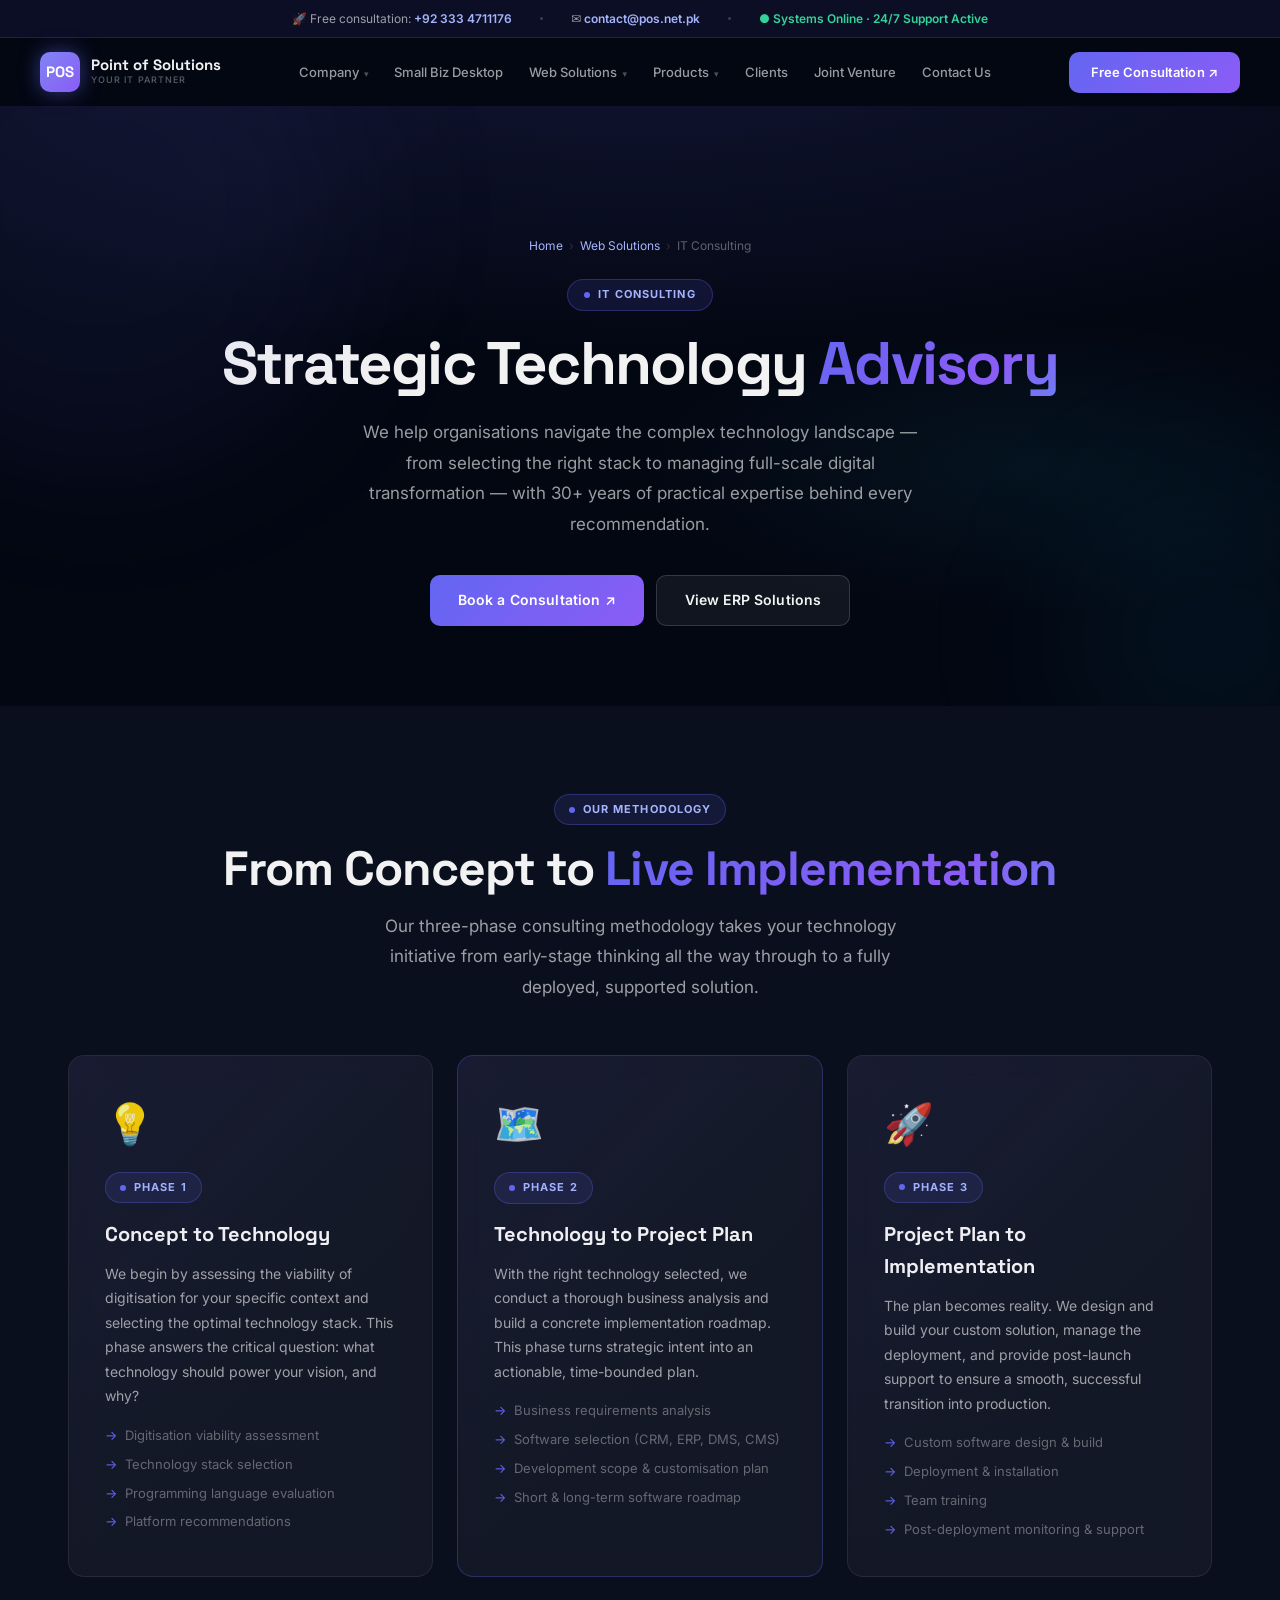
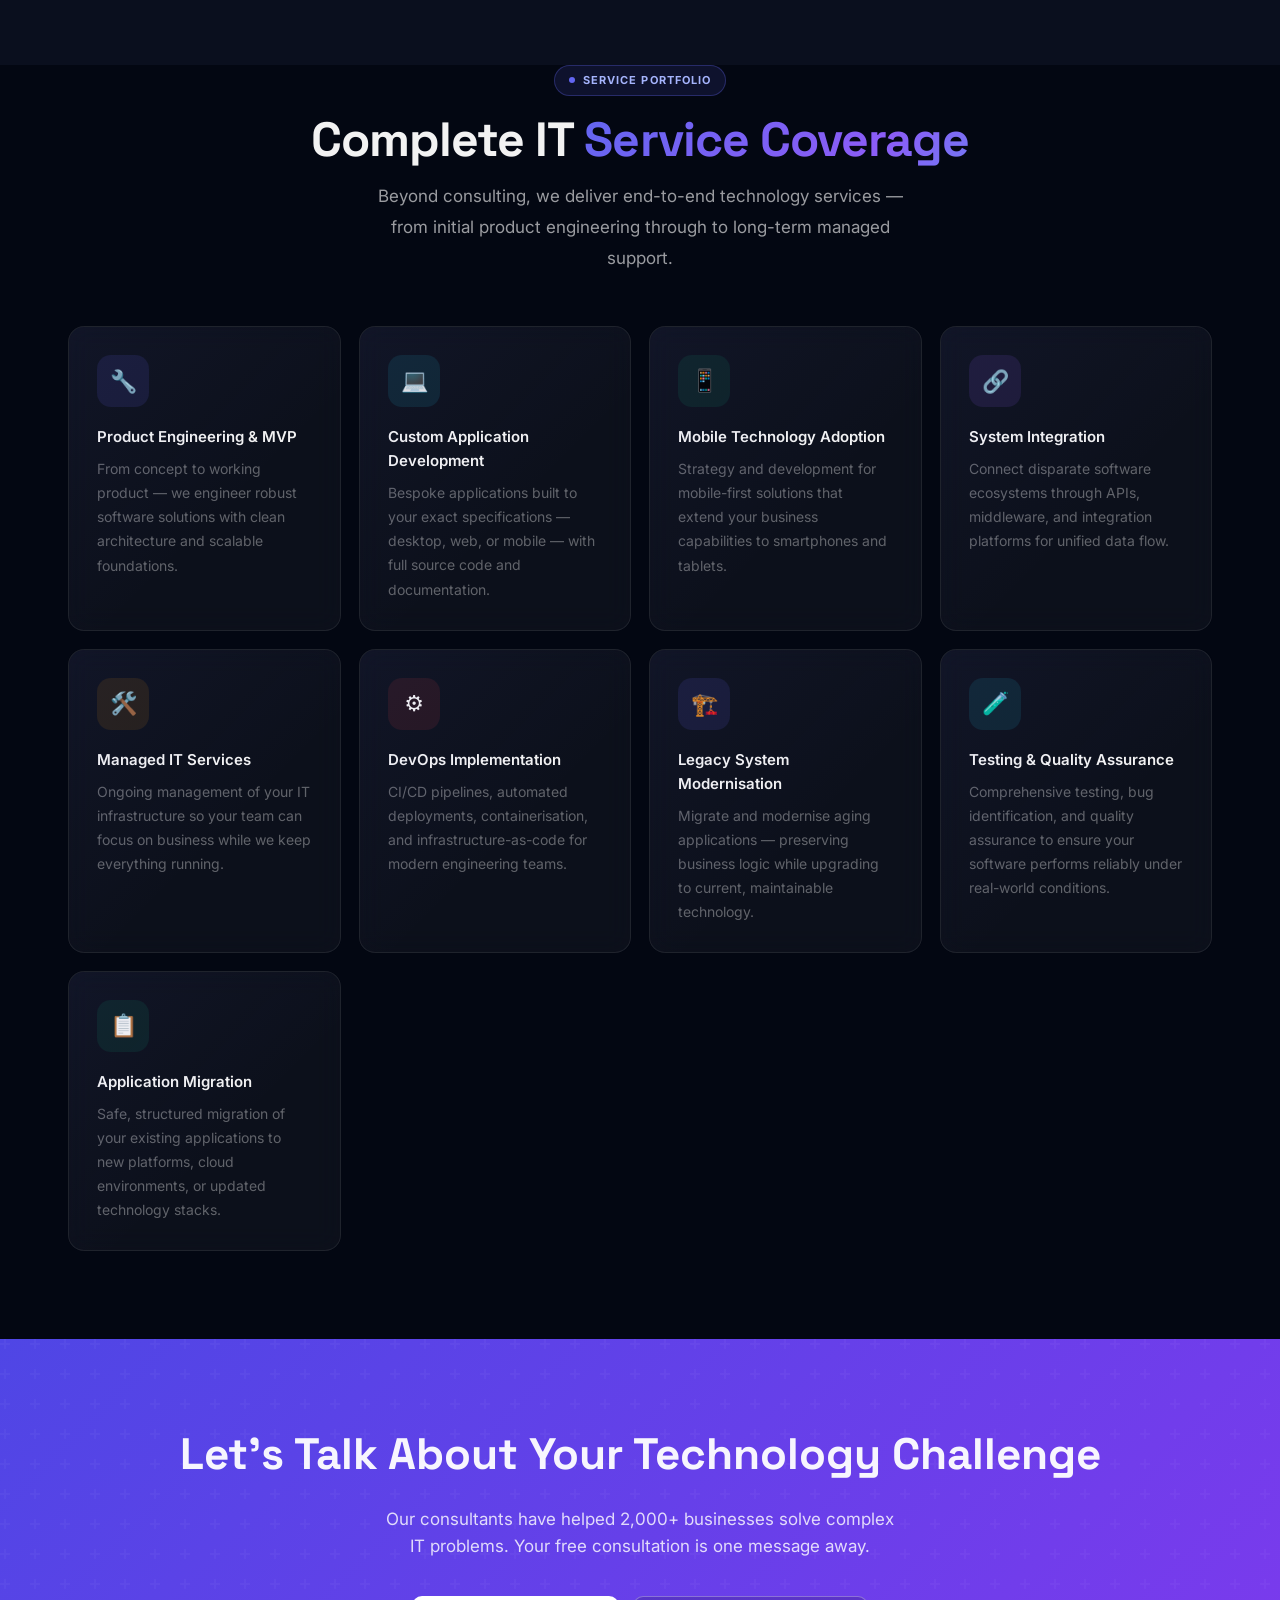
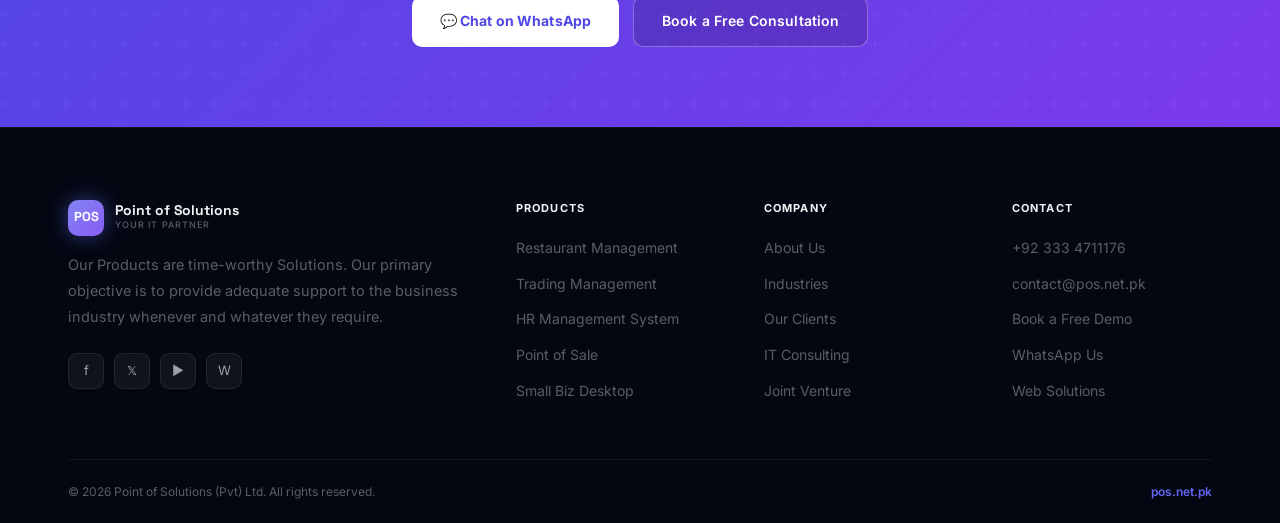
<file: it-consulting.html>
<!DOCTYPE html>
<html lang="en">
<head>
<meta charset="UTF-8">
<meta name="viewport" content="width=device-width, initial-scale=1.0">
<title>IT Consulting — Point of Solutions</title>
<link href="https://fonts.googleapis.com/css2?family=Inter:wght@300;400;500;600;700;800;900&family=Space+Grotesk:wght@400;500;600;700&display=swap" rel="stylesheet">
<link rel="stylesheet" href="css/base.css">
<link rel="stylesheet" href="css/animations.css">
<link rel="stylesheet" href="css/components.css">
<link rel="stylesheet" href="css/sections.css">
<link rel="stylesheet" href="css/responsive.css">
<link rel="stylesheet" href="css/pages.css">
</head>
<body>

<div class="topbar">
  <span>🚀 Free consultation: <a href="tel:+923334711176">+92 333 4711176</a></span>
  <span class="topbar-dot"></span>
  <span>✉ <a href="mailto:contact@pos.net.pk">contact@pos.net.pk</a></span>
  <span class="topbar-dot"></span>
  <span style="color:#34D399;font-weight:600;">● Systems Online · 24/7 Support Active</span>
</div>

<nav id="mainNav">
  <div class="nav-inner">
    <a href="index.html" class="logo-wrap">
      <div class="logo-mark"><span>POS</span></div>
      <div class="logo-text">
        <span class="logo-main">Point of Solutions</span>
        <span class="logo-sub">Your IT Partner</span>
      </div>
    </a>
    <ul class="nav-links">
      <li class="has-dropdown">
        <a href="about.html">Company <span class="dropdown-arrow">▾</span></a>
        <ul class="dropdown">
          <li><a href="about.html">About Us</a></li>
          <li><a href="index.html#industries">Industries</a></li>
        </ul>
      </li>
      <li><a href="small-biz-desktop.html">Small Biz Desktop</a></li>
      <li class="has-dropdown">
        <a href="web-solutions.html">Web Solutions <span class="dropdown-arrow">▾</span></a>
        <ul class="dropdown">
          <li><a href="web-solutions.html">ERP Services &amp; Solutions</a></li>
          <li><a href="erp-integration.html">ERP Integration</a></li>
          <li><a href="it-consulting.html">IT Consulting</a></li>
        </ul>
      </li>
      <li class="has-dropdown">
        <a href="index.html#products">Products <span class="dropdown-arrow">▾</span></a>
        <ul class="dropdown">
          <li><a href="restaurant-management-system.html">Restaurant Management System</a></li>
          <li><a href="trading-management-system.html">Trading Management System</a></li>
          <li><a href="hr-management-system.html">Human Resource Management System</a></li>
          <li><a href="point-of-sale.html">Point of Sale</a></li>
        </ul>
      </li>
      <li><a href="clients.html">Clients</a></li>
      <li><a href="joint-venture.html">Joint Venture</a></li>
      <li><a href="contact.html">Contact Us</a></li>
    </ul>
    <div class="nav-actions">

      <a href="contact.html" class="btn btn-primary" style="padding:10px 22px;font-size:13px;">Free Consultation ↗</a>
    </div>
  </div>
</nav>

<!-- PAGE HERO -->
<div class="page-hero">
  <div class="orb" style="width:500px;height:500px;background:rgba(99,102,241,.08);top:-150px;left:-150px;animation-duration:10s;"></div>
  <div class="orb" style="width:300px;height:300px;background:rgba(34,211,238,.05);bottom:-80px;right:-80px;animation:floatR 9s ease-in-out infinite;"></div>
  <div class="container">
    <div class="breadcrumb">
      <a href="index.html">Home</a><span class="breadcrumb-sep">›</span>
      <a href="web-solutions.html">Web Solutions</a><span class="breadcrumb-sep">›</span>
      <span>IT Consulting</span>
    </div>
    <div class="page-hero-label"><span class="label-dot"></span>IT Consulting</div>
    <h1>Strategic Technology <span class="grad-text">Advisory</span></h1>
    <p class="page-hero-sub">We help organisations navigate the complex technology landscape — from selecting the right stack to managing full-scale digital transformation — with 30+ years of practical expertise behind every recommendation.</p>
    <div style="display:flex;gap:12px;justify-content:center;flex-wrap:wrap;">
      <a href="contact.html" class="btn btn-primary">Book a Consultation ↗</a>
      <a href="web-solutions.html" class="btn btn-ghost">View ERP Solutions</a>
    </div>
  </div>
</div>

<!-- CONSULTING APPROACH -->
<div class="content-section" style="background:var(--bg2);">
  <div class="container">
    <div style="text-align:center;margin-bottom:52px;" class="reveal">
      <div class="section-label" style="margin:0 auto 16px;"><span class="label-dot"></span>Our Methodology</div>
      <h2 class="section-title">From Concept to <span class="grad-text">Live Implementation</span></h2>
      <p class="section-sub" style="margin:14px auto 0;">Our three-phase consulting methodology takes your technology initiative from early-stage thinking all the way through to a fully deployed, supported solution.</p>
    </div>
    <div style="display:grid;grid-template-columns:repeat(auto-fit,minmax(300px,1fr));gap:24px;">
      <div class="glass" style="padding:36px;position:relative;overflow:hidden;">
        <div style="font-size:40px;margin-bottom:16px;">💡</div>
        <div class="section-label" style="margin-bottom:14px;"><span class="label-dot"></span>Phase 1</div>
        <h3 style="font-family:'Space Grotesk',sans-serif;font-size:20px;font-weight:700;margin-bottom:12px;">Concept to Technology</h3>
        <p style="font-size:14px;color:var(--t2);line-height:1.75;margin-bottom:16px;">We begin by assessing the viability of digitisation for your specific context and selecting the optimal technology stack. This phase answers the critical question: what technology should power your vision, and why?</p>
        <ul style="list-style:none;display:flex;flex-direction:column;gap:8px;">
          <li style="font-size:13px;color:var(--t3);display:flex;gap:8px;"><span style="color:#6366F1;">→</span> Digitisation viability assessment</li>
          <li style="font-size:13px;color:var(--t3);display:flex;gap:8px;"><span style="color:#6366F1;">→</span> Technology stack selection</li>
          <li style="font-size:13px;color:var(--t3);display:flex;gap:8px;"><span style="color:#6366F1;">→</span> Programming language evaluation</li>
          <li style="font-size:13px;color:var(--t3);display:flex;gap:8px;"><span style="color:#6366F1;">→</span> Platform recommendations</li>
        </ul>
      </div>
      <div class="glass" style="padding:36px;border-color:rgba(99,102,241,.3);position:relative;overflow:hidden;">
        <div style="font-size:40px;margin-bottom:16px;">🗺️</div>
        <div class="section-label" style="margin-bottom:14px;"><span class="label-dot"></span>Phase 2</div>
        <h3 style="font-family:'Space Grotesk',sans-serif;font-size:20px;font-weight:700;margin-bottom:12px;">Technology to Project Plan</h3>
        <p style="font-size:14px;color:var(--t2);line-height:1.75;margin-bottom:16px;">With the right technology selected, we conduct a thorough business analysis and build a concrete implementation roadmap. This phase turns strategic intent into an actionable, time-bounded plan.</p>
        <ul style="list-style:none;display:flex;flex-direction:column;gap:8px;">
          <li style="font-size:13px;color:var(--t3);display:flex;gap:8px;"><span style="color:#6366F1;">→</span> Business requirements analysis</li>
          <li style="font-size:13px;color:var(--t3);display:flex;gap:8px;"><span style="color:#6366F1;">→</span> Software selection (CRM, ERP, DMS, CMS)</li>
          <li style="font-size:13px;color:var(--t3);display:flex;gap:8px;"><span style="color:#6366F1;">→</span> Development scope &amp; customisation plan</li>
          <li style="font-size:13px;color:var(--t3);display:flex;gap:8px;"><span style="color:#6366F1;">→</span> Short &amp; long-term software roadmap</li>
        </ul>
      </div>
      <div class="glass" style="padding:36px;position:relative;overflow:hidden;">
        <div style="font-size:40px;margin-bottom:16px;">🚀</div>
        <div class="section-label" style="margin-bottom:14px;"><span class="label-dot"></span>Phase 3</div>
        <h3 style="font-family:'Space Grotesk',sans-serif;font-size:20px;font-weight:700;margin-bottom:12px;">Project Plan to Implementation</h3>
        <p style="font-size:14px;color:var(--t2);line-height:1.75;margin-bottom:16px;">The plan becomes reality. We design and build your custom solution, manage the deployment, and provide post-launch support to ensure a smooth, successful transition into production.</p>
        <ul style="list-style:none;display:flex;flex-direction:column;gap:8px;">
          <li style="font-size:13px;color:var(--t3);display:flex;gap:8px;"><span style="color:#6366F1;">→</span> Custom software design &amp; build</li>
          <li style="font-size:13px;color:var(--t3);display:flex;gap:8px;"><span style="color:#6366F1;">→</span> Deployment &amp; installation</li>
          <li style="font-size:13px;color:var(--t3);display:flex;gap:8px;"><span style="color:#6366F1;">→</span> Team training</li>
          <li style="font-size:13px;color:var(--t3);display:flex;gap:8px;"><span style="color:#6366F1;">→</span> Post-deployment monitoring &amp; support</li>
        </ul>
      </div>
    </div>
  </div>
</div>

<!-- SERVICE PORTFOLIO -->
<div class="content-section">
  <div class="container">
    <div style="text-align:center;margin-bottom:52px;" class="reveal">
      <div class="section-label" style="margin:0 auto 16px;"><span class="label-dot"></span>Service Portfolio</div>
      <h2 class="section-title">Complete IT <span class="grad-text">Service Coverage</span></h2>
      <p class="section-sub" style="margin:14px auto 0;">Beyond consulting, we deliver end-to-end technology services — from initial product engineering through to long-term managed support.</p>
    </div>
    <div style="display:grid;grid-template-columns:repeat(auto-fill,minmax(260px,1fr));gap:18px;">
      <div class="glass glass-hover feat-card reveal delay-1">
        <div class="feat-icon-wrap" style="background:rgba(99,102,241,.12);">🔧</div>
        <div class="feat-title">Product Engineering &amp; MVP</div>
        <div class="feat-desc">From concept to working product — we engineer robust software solutions with clean architecture and scalable foundations.</div>
      </div>
      <div class="glass glass-hover feat-card reveal delay-2">
        <div class="feat-icon-wrap" style="background:rgba(34,211,238,.1);">💻</div>
        <div class="feat-title">Custom Application Development</div>
        <div class="feat-desc">Bespoke applications built to your exact specifications — desktop, web, or mobile — with full source code and documentation.</div>
      </div>
      <div class="glass glass-hover feat-card reveal delay-3">
        <div class="feat-icon-wrap" style="background:rgba(16,185,129,.1);">📱</div>
        <div class="feat-title">Mobile Technology Adoption</div>
        <div class="feat-desc">Strategy and development for mobile-first solutions that extend your business capabilities to smartphones and tablets.</div>
      </div>
      <div class="glass glass-hover feat-card reveal delay-4">
        <div class="feat-icon-wrap" style="background:rgba(139,92,246,.12);">🔗</div>
        <div class="feat-title">System Integration</div>
        <div class="feat-desc">Connect disparate software ecosystems through APIs, middleware, and integration platforms for unified data flow.</div>
      </div>
      <div class="glass glass-hover feat-card reveal delay-1">
        <div class="feat-icon-wrap" style="background:rgba(245,158,11,.1);">🛠️</div>
        <div class="feat-title">Managed IT Services</div>
        <div class="feat-desc">Ongoing management of your IT infrastructure so your team can focus on business while we keep everything running.</div>
      </div>
      <div class="glass glass-hover feat-card reveal delay-2">
        <div class="feat-icon-wrap" style="background:rgba(239,68,68,.1);">⚙️</div>
        <div class="feat-title">DevOps Implementation</div>
        <div class="feat-desc">CI/CD pipelines, automated deployments, containerisation, and infrastructure-as-code for modern engineering teams.</div>
      </div>
      <div class="glass glass-hover feat-card reveal delay-3">
        <div class="feat-icon-wrap" style="background:rgba(99,102,241,.12);">🏗️</div>
        <div class="feat-title">Legacy System Modernisation</div>
        <div class="feat-desc">Migrate and modernise aging applications — preserving business logic while upgrading to current, maintainable technology.</div>
      </div>
      <div class="glass glass-hover feat-card reveal delay-4">
        <div class="feat-icon-wrap" style="background:rgba(34,211,238,.1);">🧪</div>
        <div class="feat-title">Testing &amp; Quality Assurance</div>
        <div class="feat-desc">Comprehensive testing, bug identification, and quality assurance to ensure your software performs reliably under real-world conditions.</div>
      </div>
      <div class="glass glass-hover feat-card reveal delay-1">
        <div class="feat-icon-wrap" style="background:rgba(16,185,129,.1);">📋</div>
        <div class="feat-title">Application Migration</div>
        <div class="feat-desc">Safe, structured migration of your existing applications to new platforms, cloud environments, or updated technology stacks.</div>
      </div>
    </div>
  </div>
</div>

<!-- CTA -->
<div class="cta-band" style="position:relative;z-index:1;">
  <div class="container reveal">
    <h2>Let's Talk About Your Technology Challenge</h2>
    <p>Our consultants have helped 2,000+ businesses solve complex IT problems. Your free consultation is one message away.</p>
    <div class="cta-btns">
      <a href="https://wa.me/923334711176" class="btn btn-white" target="_blank">💬 Chat on WhatsApp</a>
      <a href="contact.html" class="btn" style="background:rgba(0,0,0,.15);color:#fff;border:1px solid rgba(255,255,255,.3);">Book a Free Consultation</a>
    </div>
  </div>
</div>

<!-- FOOTER -->
<footer style="position:relative;z-index:1;">
  <div class="container">
    <div class="footer-grid">
      <div>
        <a href="index.html" class="logo-wrap" style="display:flex;margin-bottom:0;">
          <div class="logo-mark" style="width:36px;height:36px;"><span style="font-size:13px;">POS</span></div>
          <div class="logo-text">
            <span class="logo-main" style="font-size:14px;">Point of Solutions</span>
            <span class="logo-sub">Your IT Partner</span>
          </div>
        </a>
        <p class="footer-desc">Our Products are time-worthy Solutions. Our primary objective is to provide adequate support to the business industry whenever and whatever they require.</p>
        <div class="socials" style="margin-top:22px;">
          <a href="#" class="social">f</a><a href="#" class="social">𝕏</a>
          <a href="#" class="social">▶</a>
          <a href="https://wa.me/923334711176" class="social" target="_blank">W</a>
        </div>
      </div>
      <div>
        <div class="footer-title">Products</div>
        <ul class="footer-links">
          <li><a href="restaurant-management-system.html">Restaurant Management</a></li>
          <li><a href="trading-management-system.html">Trading Management</a></li>
          <li><a href="hr-management-system.html">HR Management System</a></li>
          <li><a href="point-of-sale.html">Point of Sale</a></li>
          <li><a href="small-biz-desktop.html">Small Biz Desktop</a></li>
        </ul>
      </div>
      <div>
        <div class="footer-title">Company</div>
        <ul class="footer-links">
          <li><a href="about.html">About Us</a></li>
          <li><a href="index.html#industries">Industries</a></li>
          <li><a href="clients.html">Our Clients</a></li>
          <li><a href="it-consulting.html">IT Consulting</a></li>
          <li><a href="joint-venture.html">Joint Venture</a></li>
        </ul>
      </div>
      <div>
        <div class="footer-title">Contact</div>
        <ul class="footer-links">
          <li><a href="tel:+923334711176">+92 333 4711176</a></li>
          <li><a href="mailto:contact@pos.net.pk">contact@pos.net.pk</a></li>
          <li><a href="contact.html">Book a Free Demo</a></li>
          <li><a href="https://wa.me/923334711176" target="_blank">WhatsApp Us</a></li>
          <li><a href="web-solutions.html">Web Solutions</a></li>
        </ul>
      </div>
    </div>
    <div class="footer-bottom">
      <span>© 2026 Point of Solutions (Pvt) Ltd. All rights reserved.</span>
      <span style="color:#6366F1;font-weight:600;">pos.net.pk</span>
    </div>
  </div>
</footer>

<script src="js/nav.js"></script>
<script src="js/reveal.js"></script>
</body>
</html>
</file>
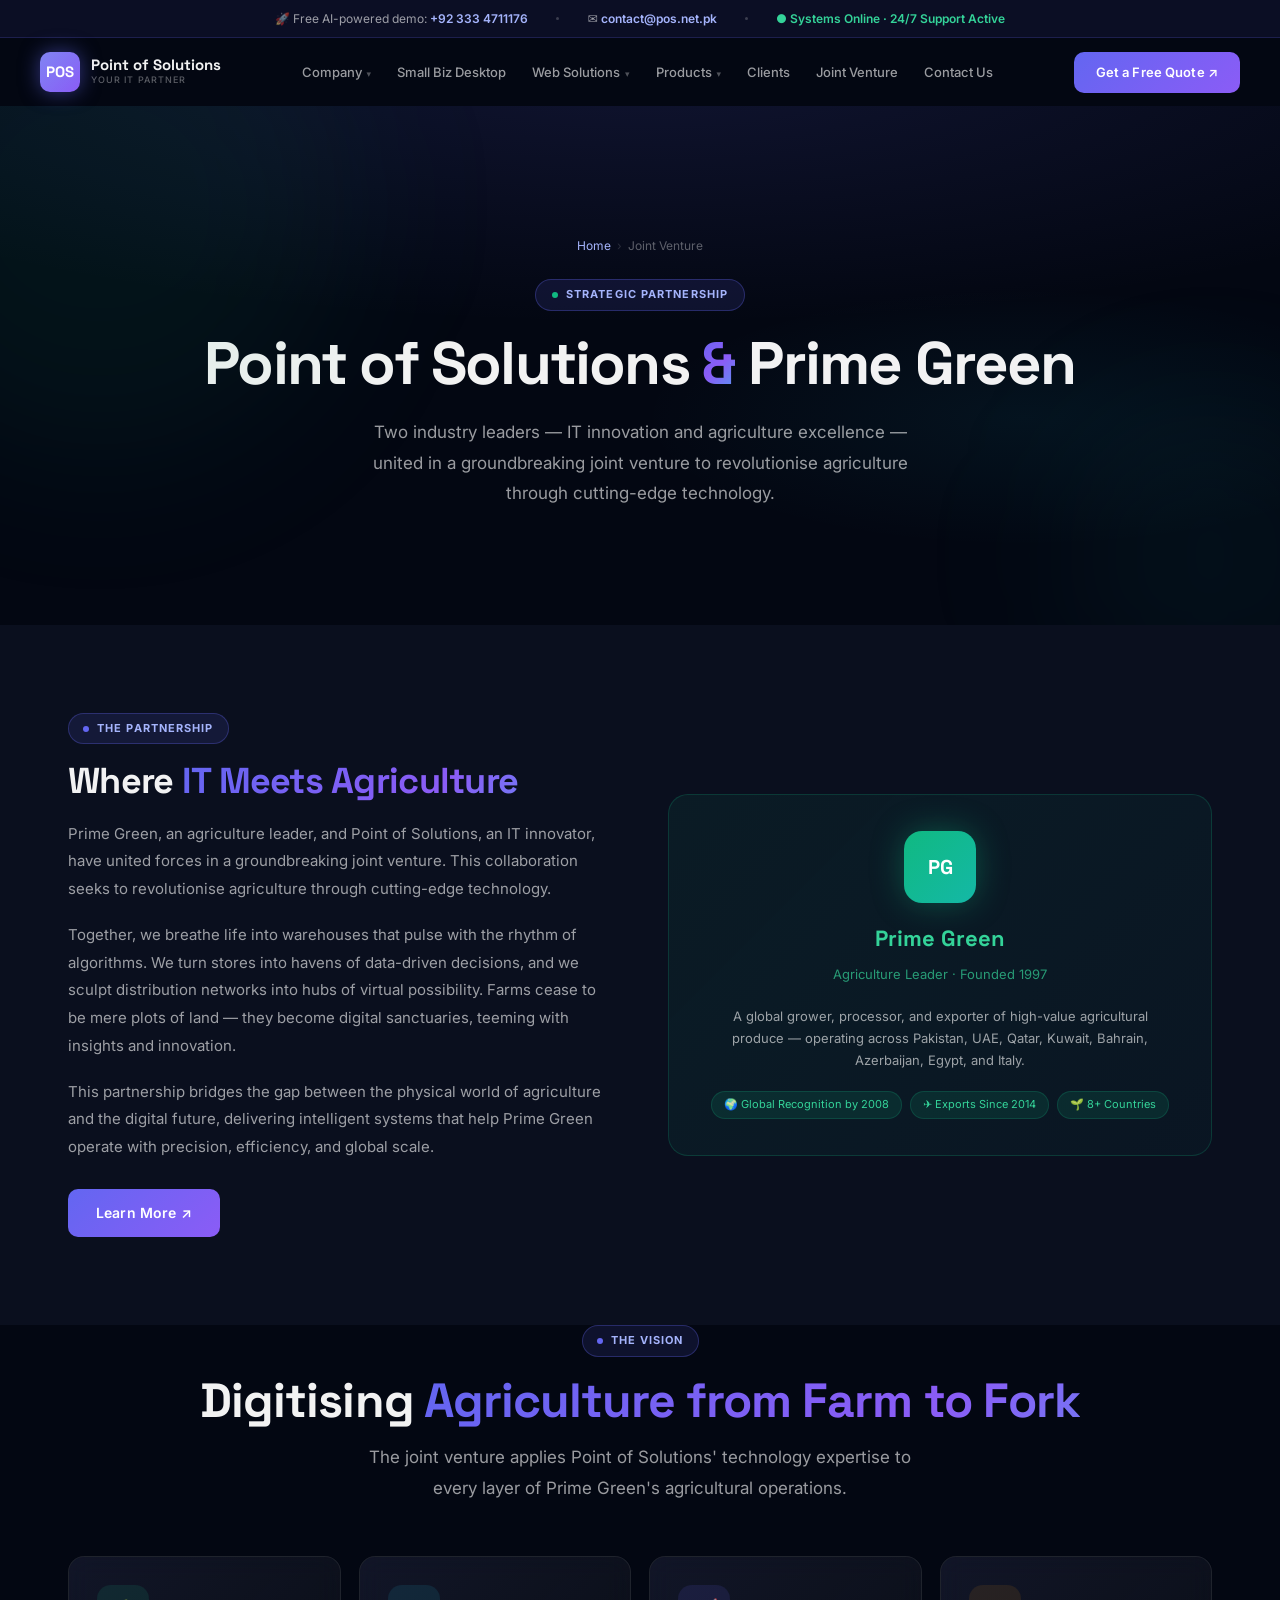
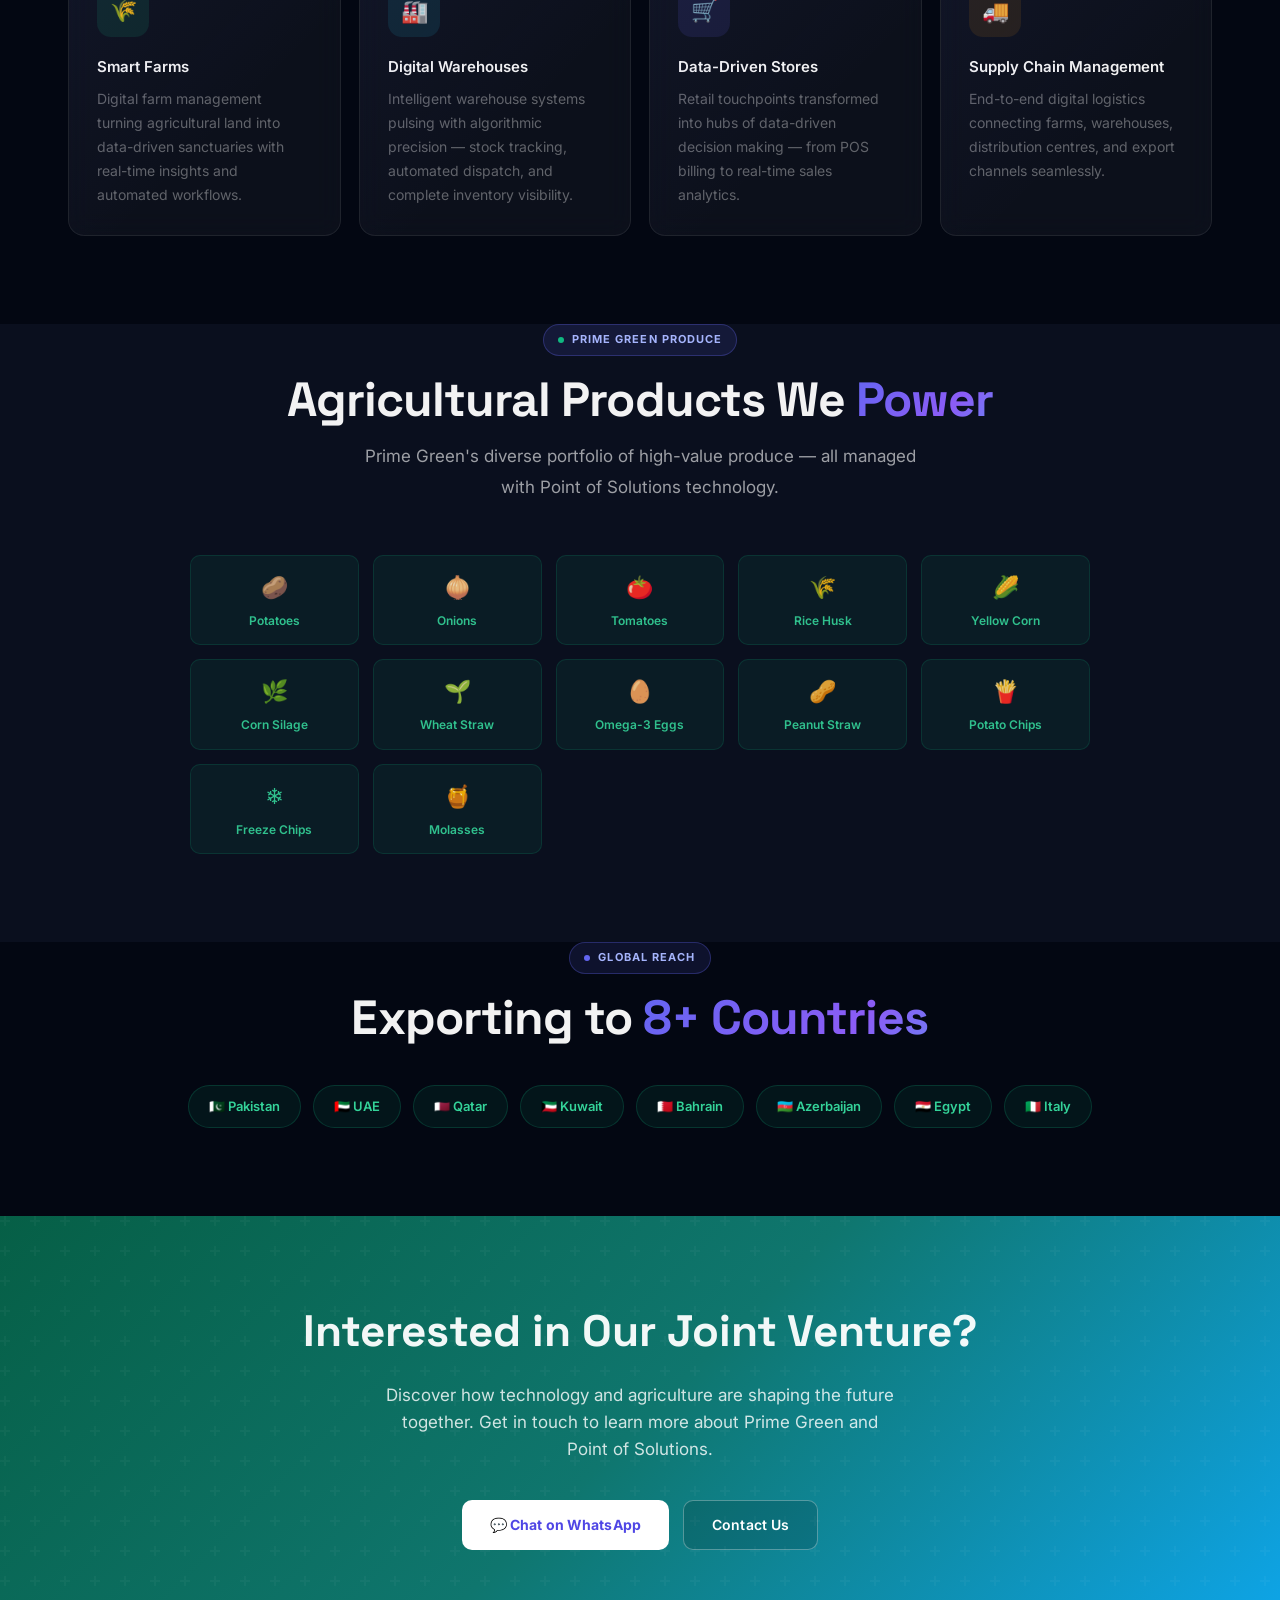
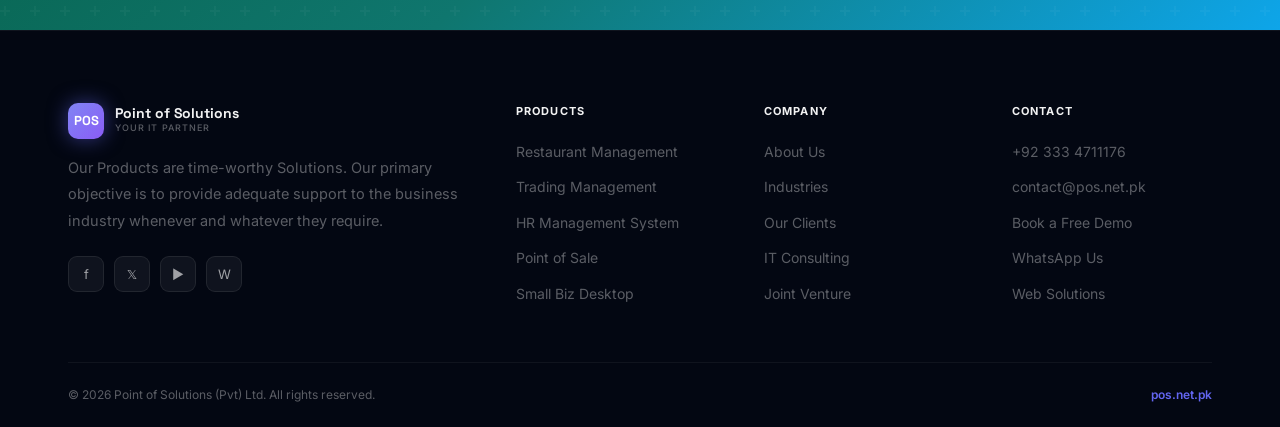
<file: joint-venture.html>
<!DOCTYPE html>
<html lang="en">
<head>
<meta charset="UTF-8">
<meta name="viewport" content="width=device-width, initial-scale=1.0">
<title>Joint Venture — Point of Solutions &amp; Prime Green</title>
<link href="https://fonts.googleapis.com/css2?family=Inter:wght@300;400;500;600;700;800;900&family=Space+Grotesk:wght@400;500;600;700&display=swap" rel="stylesheet">
<link rel="stylesheet" href="css/base.css">
<link rel="stylesheet" href="css/animations.css">
<link rel="stylesheet" href="css/components.css">
<link rel="stylesheet" href="css/sections.css">
<link rel="stylesheet" href="css/responsive.css">
<link rel="stylesheet" href="css/pages.css">
</head>
<body>

<div class="topbar">
  <span>🚀 Free AI-powered demo: <a href="tel:+923334711176">+92 333 4711176</a></span>
  <span class="topbar-dot"></span>
  <span>✉ <a href="mailto:contact@pos.net.pk">contact@pos.net.pk</a></span>
  <span class="topbar-dot"></span>
  <span style="color:#34D399;font-weight:600;">● Systems Online · 24/7 Support Active</span>
</div>

<nav id="mainNav">
  <div class="nav-inner">
    <a href="index.html" class="logo-wrap">
      <div class="logo-mark"><span>POS</span></div>
      <div class="logo-text">
        <span class="logo-main">Point of Solutions</span>
        <span class="logo-sub">Your IT Partner</span>
      </div>
    </a>
    <ul class="nav-links">
      <li class="has-dropdown">
        <a href="about.html">Company <span class="dropdown-arrow">▾</span></a>
        <ul class="dropdown">
          <li><a href="about.html">About Us</a></li>
          <li><a href="index.html#industries">Industries</a></li>
        </ul>
      </li>
      <li><a href="small-biz-desktop.html">Small Biz Desktop</a></li>
      <li class="has-dropdown">
        <a href="web-solutions.html">Web Solutions <span class="dropdown-arrow">▾</span></a>
        <ul class="dropdown">
          <li><a href="web-solutions.html">ERP Services &amp; Solutions</a></li>
          <li><a href="erp-integration.html">ERP Integration</a></li>
          <li><a href="it-consulting.html">IT Consulting</a></li>
        </ul>
      </li>
      <li class="has-dropdown">
        <a href="index.html#products">Products <span class="dropdown-arrow">▾</span></a>
        <ul class="dropdown">
          <li><a href="restaurant-management-system.html">Restaurant Management System</a></li>
          <li><a href="trading-management-system.html">Trading Management System</a></li>
          <li><a href="hr-management-system.html">Human Resource Management System</a></li>
          <li><a href="point-of-sale.html">Point of Sale</a></li>
        </ul>
      </li>
      <li><a href="clients.html">Clients</a></li>
      <li><a href="joint-venture.html">Joint Venture</a></li>
      <li><a href="contact.html">Contact Us</a></li>
    </ul>
    <div class="nav-actions">

      <a href="contact.html" class="btn btn-primary" style="padding:10px 22px;font-size:13px;">Get a Free Quote ↗</a>
    </div>
  </div>
</nav>

<!-- PAGE HERO -->
<div class="page-hero">
  <div class="orb" style="width:500px;height:500px;background:rgba(16,185,129,.07);top:-150px;left:-150px;animation-duration:10s;"></div>
  <div class="orb" style="width:300px;height:300px;background:rgba(20,184,166,.05);bottom:-80px;right:-80px;animation:floatR 9s ease-in-out infinite;"></div>
  <div class="container">
    <div class="breadcrumb">
      <a href="index.html">Home</a><span class="breadcrumb-sep">›</span>
      <span>Joint Venture</span>
    </div>
    <div class="page-hero-label"><span class="label-dot" style="background:#10B981;"></span>Strategic Partnership</div>
    <h1>Point of Solutions <span class="grad-text">&amp;</span> Prime Green</h1>
    <p class="page-hero-sub">Two industry leaders — IT innovation and agriculture excellence — united in a groundbreaking joint venture to revolutionise agriculture through cutting-edge technology.</p>
  </div>
</div>

<!-- PARTNERSHIP OVERVIEW -->
<div class="content-section" style="background:var(--bg2);">
  <div class="container">
    <div class="jv-grid">
      <div class="reveal-l prose">
        <div class="section-label"><span class="label-dot"></span>The Partnership</div>
        <h2 class="section-title">Where <span class="grad-text">IT Meets Agriculture</span></h2>
        <p>Prime Green, an agriculture leader, and Point of Solutions, an IT innovator, have united forces in a groundbreaking joint venture. This collaboration seeks to revolutionise agriculture through cutting-edge technology.</p>
        <p>Together, we breathe life into warehouses that pulse with the rhythm of algorithms. We turn stores into havens of data-driven decisions, and we sculpt distribution networks into hubs of virtual possibility. Farms cease to be mere plots of land — they become digital sanctuaries, teeming with insights and innovation.</p>
        <p>This partnership bridges the gap between the physical world of agriculture and the digital future, delivering intelligent systems that help Prime Green operate with precision, efficiency, and global scale.</p>
        <div style="margin-top:28px;">
          <a href="contact.html" class="btn btn-primary">Learn More ↗</a>
        </div>
      </div>
      <div class="reveal-r">
        <div class="jv-partner-card">
          <div class="jv-logo-mark">PG</div>
          <h3 style="font-family:'Space Grotesk',sans-serif;font-size:22px;font-weight:700;margin-bottom:8px;color:#34D399;">Prime Green</h3>
          <p style="font-size:13px;color:rgba(52,211,153,.7);margin-bottom:20px;">Agriculture Leader · Founded 1997</p>
          <p style="font-size:13px;color:var(--t2);line-height:1.7;margin-bottom:20px;">A global grower, processor, and exporter of high-value agricultural produce — operating across Pakistan, UAE, Qatar, Kuwait, Bahrain, Azerbaijan, Egypt, and Italy.</p>
          <div style="display:flex;gap:8px;flex-wrap:wrap;justify-content:center;">
            <span style="font-size:11px;padding:4px 12px;border-radius:999px;background:rgba(16,185,129,.12);color:#34D399;border:1px solid rgba(16,185,129,.2);">🌍 Global Recognition by 2008</span>
            <span style="font-size:11px;padding:4px 12px;border-radius:999px;background:rgba(16,185,129,.12);color:#34D399;border:1px solid rgba(16,185,129,.2);">✈️ Exports Since 2014</span>
            <span style="font-size:11px;padding:4px 12px;border-radius:999px;background:rgba(16,185,129,.12);color:#34D399;border:1px solid rgba(16,185,129,.2);">🌱 8+ Countries</span>
          </div>
        </div>
      </div>
    </div>
  </div>
</div>

<!-- WHAT IT MEANS -->
<div class="content-section">
  <div class="container">
    <div style="text-align:center;margin-bottom:52px;" class="reveal">
      <div class="section-label" style="margin:0 auto 16px;"><span class="label-dot"></span>The Vision</div>
      <h2 class="section-title">Digitising <span class="grad-text">Agriculture from Farm to Fork</span></h2>
      <p class="section-sub" style="margin:14px auto 0;">The joint venture applies Point of Solutions' technology expertise to every layer of Prime Green's agricultural operations.</p>
    </div>
    <div style="display:grid;grid-template-columns:repeat(auto-fill,minmax(240px,1fr));gap:18px;">
      <div class="glass glass-hover feat-card reveal delay-1">
        <div class="feat-icon-wrap" style="background:rgba(16,185,129,.12);">🌾</div>
        <div class="feat-title">Smart Farms</div>
        <div class="feat-desc">Digital farm management turning agricultural land into data-driven sanctuaries with real-time insights and automated workflows.</div>
      </div>
      <div class="glass glass-hover feat-card reveal delay-2">
        <div class="feat-icon-wrap" style="background:rgba(34,211,238,.1);">🏭</div>
        <div class="feat-title">Digital Warehouses</div>
        <div class="feat-desc">Intelligent warehouse systems pulsing with algorithmic precision — stock tracking, automated dispatch, and complete inventory visibility.</div>
      </div>
      <div class="glass glass-hover feat-card reveal delay-3">
        <div class="feat-icon-wrap" style="background:rgba(99,102,241,.12);">🛒</div>
        <div class="feat-title">Data-Driven Stores</div>
        <div class="feat-desc">Retail touchpoints transformed into hubs of data-driven decision making — from POS billing to real-time sales analytics.</div>
      </div>
      <div class="glass glass-hover feat-card reveal delay-4">
        <div class="feat-icon-wrap" style="background:rgba(245,158,11,.1);">🚚</div>
        <div class="feat-title">Supply Chain Management</div>
        <div class="feat-desc">End-to-end digital logistics connecting farms, warehouses, distribution centres, and export channels seamlessly.</div>
      </div>
    </div>
  </div>
</div>

<!-- PRIME GREEN PRODUCTS -->
<div class="content-section" style="background:var(--bg2);">
  <div class="container">
    <div style="text-align:center;margin-bottom:52px;" class="reveal">
      <div class="section-label" style="margin:0 auto 16px;"><span class="label-dot" style="background:#10B981;"></span>Prime Green Produce</div>
      <h2 class="section-title">Agricultural Products We <span class="grad-text">Power</span></h2>
      <p class="section-sub" style="margin:14px auto 0;">Prime Green's diverse portfolio of high-value produce — all managed with Point of Solutions technology.</p>
    </div>
    <div class="agri-products" style="display:grid;grid-template-columns:repeat(auto-fill,minmax(140px,1fr));gap:14px;max-width:900px;margin:0 auto;">
      <div class="agri-product"><span class="agri-icon">🥔</span>Potatoes</div>
      <div class="agri-product"><span class="agri-icon">🧅</span>Onions</div>
      <div class="agri-product"><span class="agri-icon">🍅</span>Tomatoes</div>
      <div class="agri-product"><span class="agri-icon">🌾</span>Rice Husk</div>
      <div class="agri-product"><span class="agri-icon">🌽</span>Yellow Corn</div>
      <div class="agri-product"><span class="agri-icon">🌿</span>Corn Silage</div>
      <div class="agri-product"><span class="agri-icon">🌱</span>Wheat Straw</div>
      <div class="agri-product"><span class="agri-icon">🥚</span>Omega-3 Eggs</div>
      <div class="agri-product"><span class="agri-icon">🥜</span>Peanut Straw</div>
      <div class="agri-product"><span class="agri-icon">🍟</span>Potato Chips</div>
      <div class="agri-product"><span class="agri-icon">❄️</span>Freeze Chips</div>
      <div class="agri-product"><span class="agri-icon">🍯</span>Molasses</div>
    </div>
  </div>
</div>

<!-- EXPORT COUNTRIES -->
<div class="content-section">
  <div class="container">
    <div style="text-align:center;margin-bottom:40px;" class="reveal">
      <div class="section-label" style="margin:0 auto 16px;"><span class="label-dot"></span>Global Reach</div>
      <h2 class="section-title">Exporting to <span class="grad-text">8+ Countries</span></h2>
    </div>
    <div style="display:flex;gap:12px;flex-wrap:wrap;justify-content:center;" class="reveal">
      <span style="padding:10px 20px;border-radius:999px;background:rgba(16,185,129,.08);border:1px solid rgba(16,185,129,.2);color:#34D399;font-size:13px;font-weight:600;">🇵🇰 Pakistan</span>
      <span style="padding:10px 20px;border-radius:999px;background:rgba(16,185,129,.08);border:1px solid rgba(16,185,129,.2);color:#34D399;font-size:13px;font-weight:600;">🇦🇪 UAE</span>
      <span style="padding:10px 20px;border-radius:999px;background:rgba(16,185,129,.08);border:1px solid rgba(16,185,129,.2);color:#34D399;font-size:13px;font-weight:600;">🇶🇦 Qatar</span>
      <span style="padding:10px 20px;border-radius:999px;background:rgba(16,185,129,.08);border:1px solid rgba(16,185,129,.2);color:#34D399;font-size:13px;font-weight:600;">🇰🇼 Kuwait</span>
      <span style="padding:10px 20px;border-radius:999px;background:rgba(16,185,129,.08);border:1px solid rgba(16,185,129,.2);color:#34D399;font-size:13px;font-weight:600;">🇧🇭 Bahrain</span>
      <span style="padding:10px 20px;border-radius:999px;background:rgba(16,185,129,.08);border:1px solid rgba(16,185,129,.2);color:#34D399;font-size:13px;font-weight:600;">🇦🇿 Azerbaijan</span>
      <span style="padding:10px 20px;border-radius:999px;background:rgba(16,185,129,.08);border:1px solid rgba(16,185,129,.2);color:#34D399;font-size:13px;font-weight:600;">🇪🇬 Egypt</span>
      <span style="padding:10px 20px;border-radius:999px;background:rgba(16,185,129,.08);border:1px solid rgba(16,185,129,.2);color:#34D399;font-size:13px;font-weight:600;">🇮🇹 Italy</span>
    </div>
  </div>
</div>

<!-- CTA -->
<div class="cta-band" style="position:relative;z-index:1;background:linear-gradient(135deg,#065F46 0%,#0F766E 50%,#0EA5E9 100%);">
  <div class="container reveal">
    <h2>Interested in Our Joint Venture?</h2>
    <p>Discover how technology and agriculture are shaping the future together. Get in touch to learn more about Prime Green and Point of Solutions.</p>
    <div class="cta-btns">
      <a href="https://wa.me/923334711176" class="btn btn-white" target="_blank">💬 Chat on WhatsApp</a>
      <a href="contact.html" class="btn" style="background:rgba(0,0,0,.15);color:#fff;border:1px solid rgba(255,255,255,.3);">Contact Us</a>
    </div>
  </div>
</div>

<!-- FOOTER -->
<footer style="position:relative;z-index:1;">
  <div class="container">
    <div class="footer-grid">
      <div>
        <a href="index.html" class="logo-wrap" style="display:flex;margin-bottom:0;">
          <div class="logo-mark" style="width:36px;height:36px;"><span style="font-size:13px;">POS</span></div>
          <div class="logo-text">
            <span class="logo-main" style="font-size:14px;">Point of Solutions</span>
            <span class="logo-sub">Your IT Partner</span>
          </div>
        </a>
        <p class="footer-desc">Our Products are time-worthy Solutions. Our primary objective is to provide adequate support to the business industry whenever and whatever they require.</p>
        <div class="socials" style="margin-top:22px;">
          <a href="#" class="social">f</a><a href="#" class="social">𝕏</a>
          <a href="#" class="social">▶</a>
          <a href="https://wa.me/923334711176" class="social" target="_blank">W</a>
        </div>
      </div>
      <div>
        <div class="footer-title">Products</div>
        <ul class="footer-links">
          <li><a href="restaurant-management-system.html">Restaurant Management</a></li>
          <li><a href="trading-management-system.html">Trading Management</a></li>
          <li><a href="hr-management-system.html">HR Management System</a></li>
          <li><a href="point-of-sale.html">Point of Sale</a></li>
          <li><a href="small-biz-desktop.html">Small Biz Desktop</a></li>
        </ul>
      </div>
      <div>
        <div class="footer-title">Company</div>
        <ul class="footer-links">
          <li><a href="about.html">About Us</a></li>
          <li><a href="index.html#industries">Industries</a></li>
          <li><a href="clients.html">Our Clients</a></li>
          <li><a href="it-consulting.html">IT Consulting</a></li>
          <li><a href="joint-venture.html">Joint Venture</a></li>
        </ul>
      </div>
      <div>
        <div class="footer-title">Contact</div>
        <ul class="footer-links">
          <li><a href="tel:+923334711176">+92 333 4711176</a></li>
          <li><a href="mailto:contact@pos.net.pk">contact@pos.net.pk</a></li>
          <li><a href="contact.html">Book a Free Demo</a></li>
          <li><a href="https://wa.me/923334711176" target="_blank">WhatsApp Us</a></li>
          <li><a href="web-solutions.html">Web Solutions</a></li>
        </ul>
      </div>
    </div>
    <div class="footer-bottom">
      <span>© 2026 Point of Solutions (Pvt) Ltd. All rights reserved.</span>
      <span style="color:#6366F1;font-weight:600;">pos.net.pk</span>
    </div>
  </div>
</footer>

<script src="js/nav.js"></script>
<script src="js/reveal.js"></script>
</body>
</html>
</file>
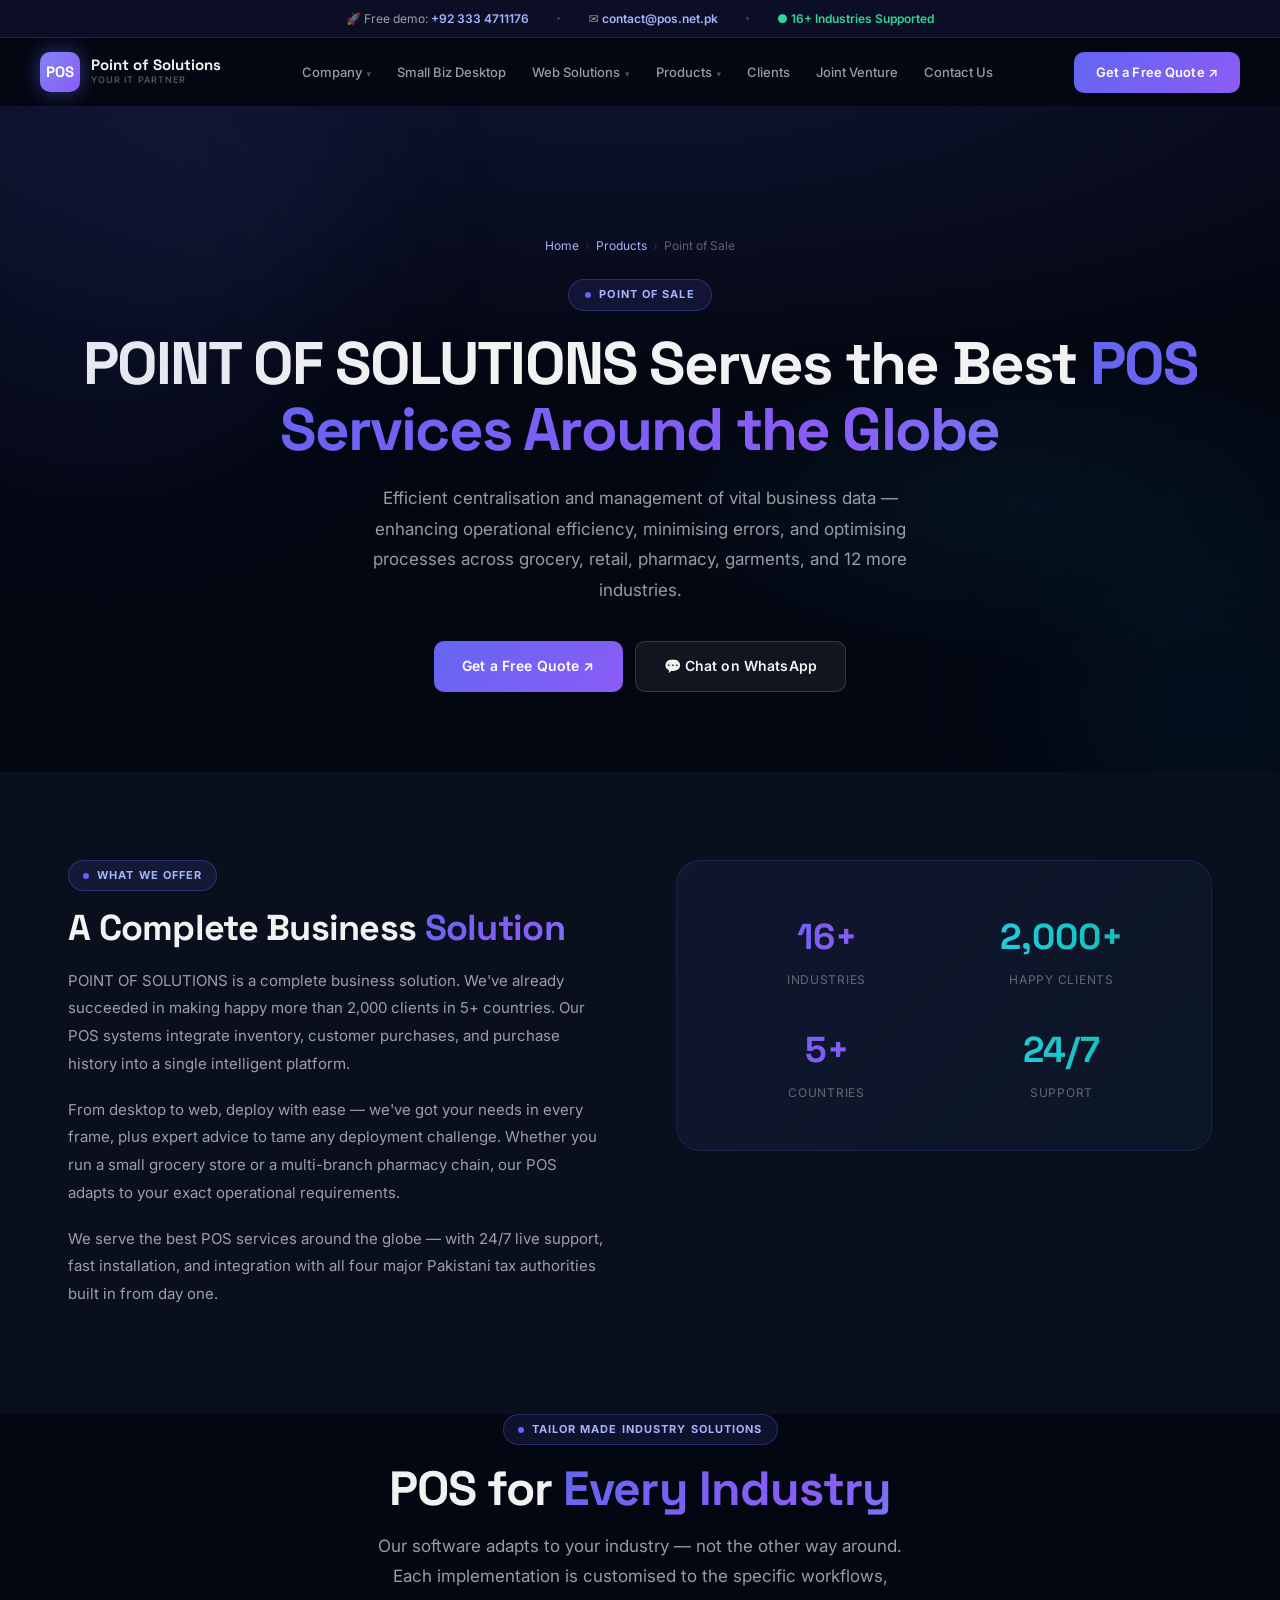
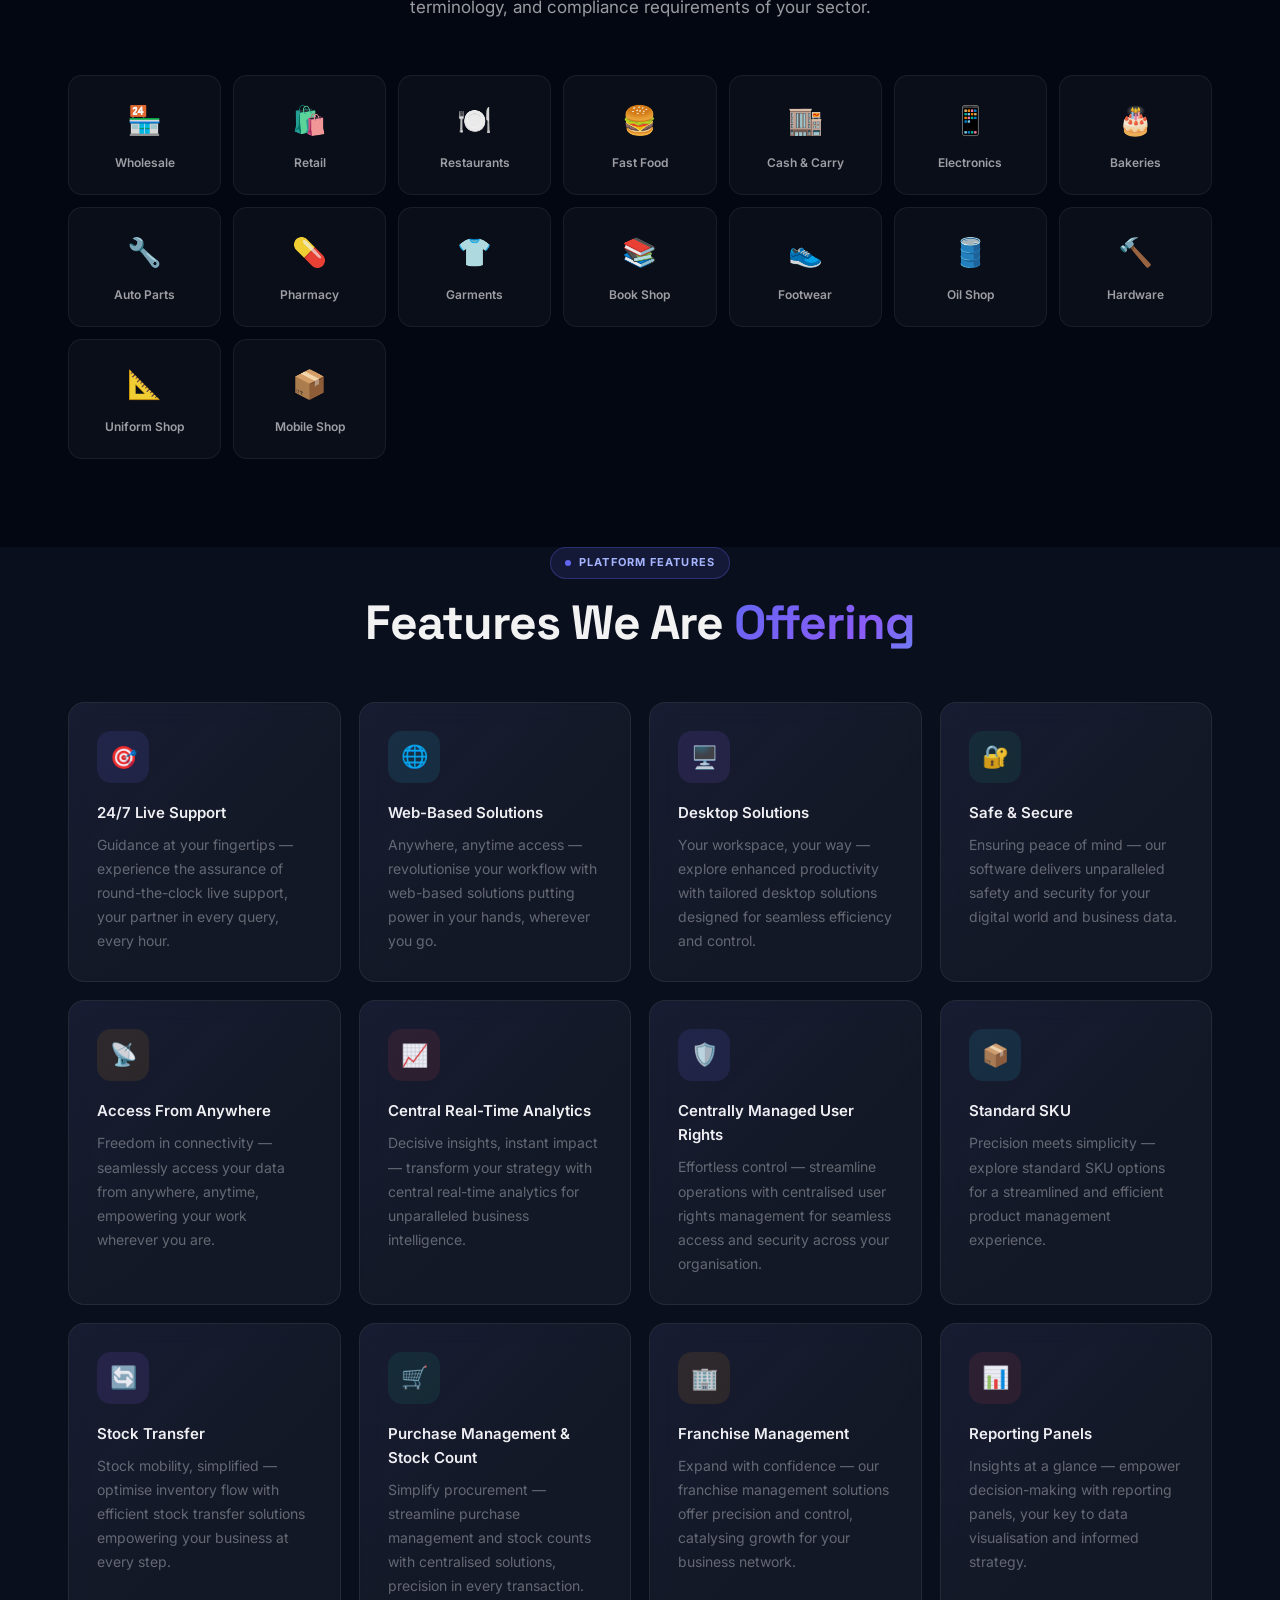
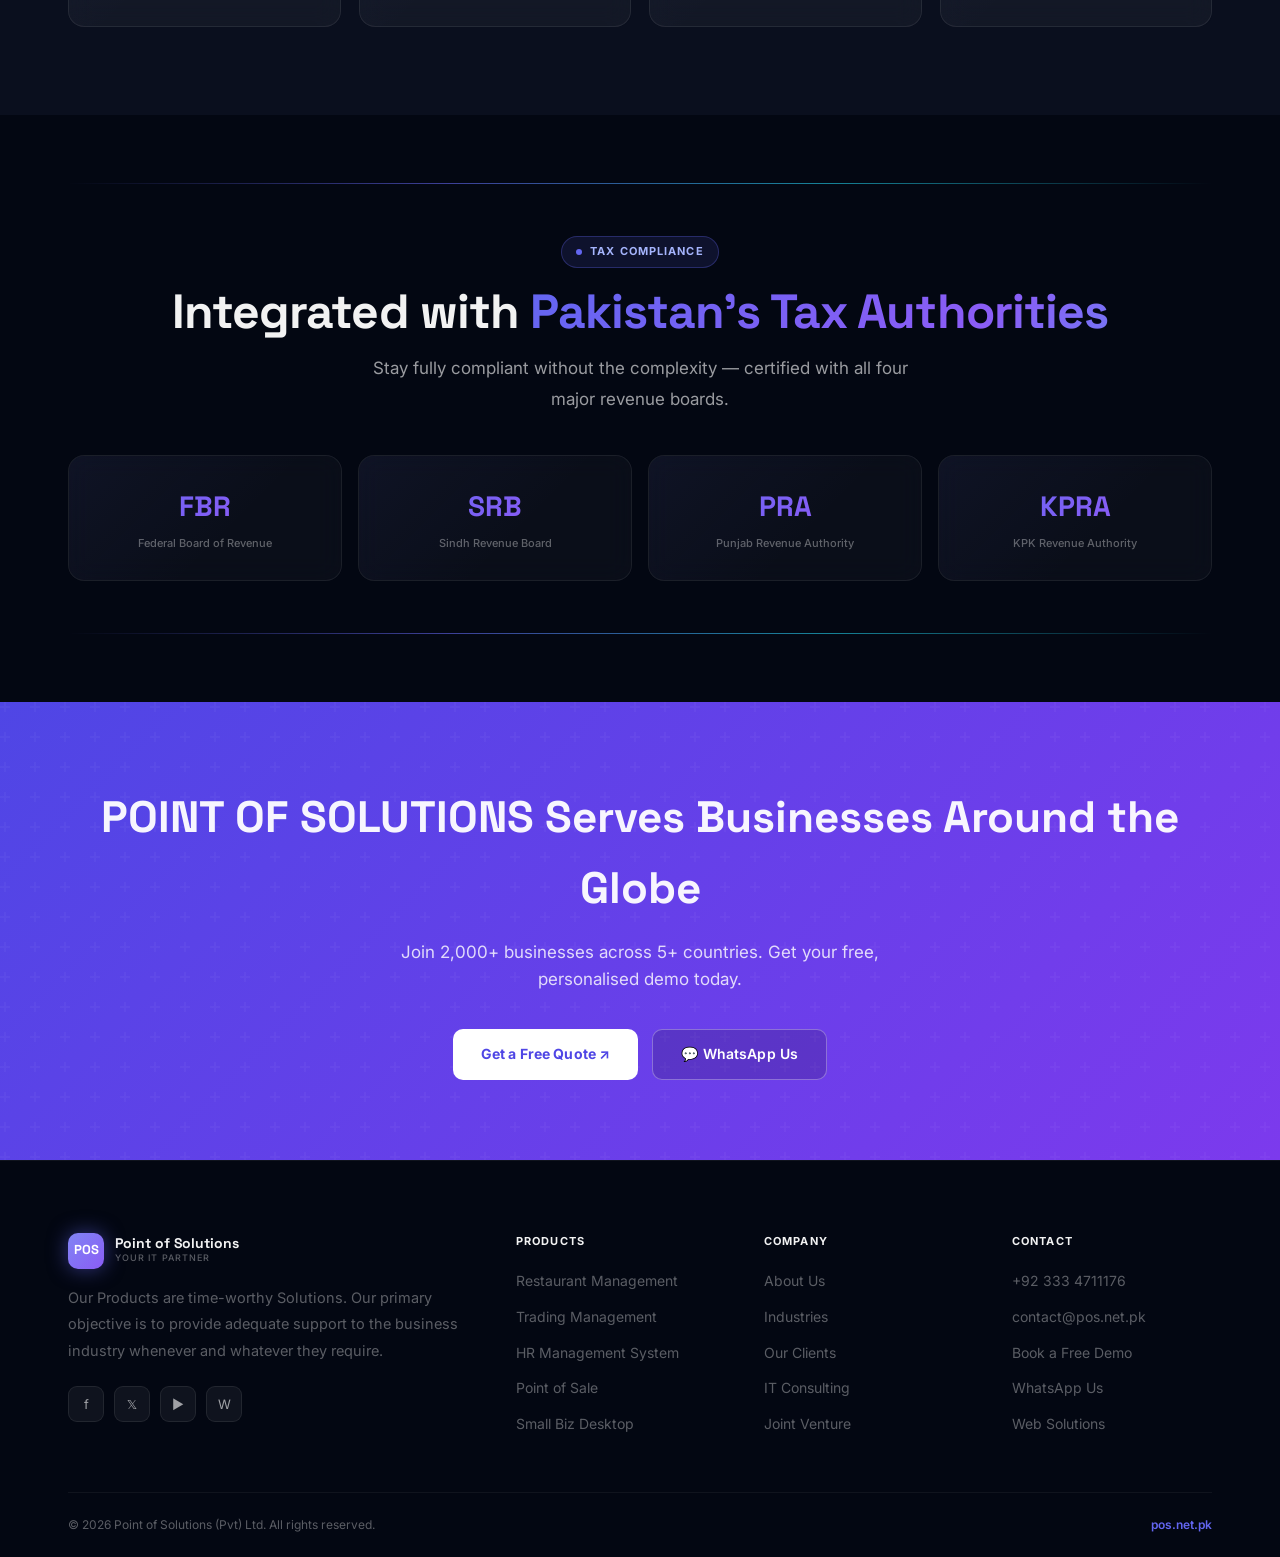
<file: point-of-sale.html>
<!DOCTYPE html>
<html lang="en">
<head>
<meta charset="UTF-8">
<meta name="viewport" content="width=device-width, initial-scale=1.0">
<title>Point of Sale — Point of Solutions</title>
<link href="https://fonts.googleapis.com/css2?family=Inter:wght@300;400;500;600;700;800;900&family=Space+Grotesk:wght@400;500;600;700&display=swap" rel="stylesheet">
<link rel="stylesheet" href="css/base.css">
<link rel="stylesheet" href="css/animations.css">
<link rel="stylesheet" href="css/components.css">
<link rel="stylesheet" href="css/sections.css">
<link rel="stylesheet" href="css/responsive.css">
<link rel="stylesheet" href="css/pages.css">
</head>
<body>

<div class="topbar">
  <span>🚀 Free demo: <a href="tel:+923334711176">+92 333 4711176</a></span>
  <span class="topbar-dot"></span>
  <span>✉ <a href="mailto:contact@pos.net.pk">contact@pos.net.pk</a></span>
  <span class="topbar-dot"></span>
  <span style="color:#34D399;font-weight:600;">● 16+ Industries Supported</span>
</div>

<nav id="mainNav">
  <div class="nav-inner">
    <a href="index.html" class="logo-wrap">
      <div class="logo-mark"><span>POS</span></div>
      <div class="logo-text"><span class="logo-main">Point of Solutions</span><span class="logo-sub">Your IT Partner</span></div>
    </a>
    <ul class="nav-links">
      <li class="has-dropdown"><a href="about.html">Company <span class="dropdown-arrow">▾</span></a><ul class="dropdown"><li><a href="about.html">About Us</a></li><li><a href="index.html#industries">Industries</a></li></ul></li>
      <li><a href="small-biz-desktop.html">Small Biz Desktop</a></li>
      <li class="has-dropdown"><a href="web-solutions.html">Web Solutions <span class="dropdown-arrow">▾</span></a><ul class="dropdown"><li><a href="web-solutions.html">ERP Services &amp; Solutions</a></li><li><a href="erp-integration.html">ERP Integration</a></li><li><a href="it-consulting.html">IT Consulting</a></li></ul></li>
      <li class="has-dropdown"><a href="index.html#products">Products <span class="dropdown-arrow">▾</span></a><ul class="dropdown"><li><a href="restaurant-management-system.html">Restaurant Management System</a></li><li><a href="trading-management-system.html">Trading Management System</a></li><li><a href="hr-management-system.html">Human Resource Management System</a></li><li><a href="point-of-sale.html">Point of Sale</a></li></ul></li>
      <li><a href="clients.html">Clients</a></li>
      <li><a href="joint-venture.html">Joint Venture</a></li>
      <li><a href="contact.html">Contact Us</a></li>
    </ul>
    <div class="nav-actions">

      <a href="contact.html" class="btn btn-primary" style="padding:10px 22px;font-size:13px;">Get a Free Quote ↗</a>
    </div>
  </div>
</nav>

<!-- PAGE HERO -->
<div class="page-hero">
  <div class="orb" style="width:500px;height:500px;background:rgba(99,102,241,.09);top:-150px;left:-150px;animation-duration:10s;"></div>
  <div class="orb" style="width:300px;height:300px;background:rgba(34,211,238,.05);bottom:-80px;right:-80px;animation:floatR 9s ease-in-out infinite;"></div>
  <div class="container">
    <div class="breadcrumb">
      <a href="index.html">Home</a><span class="breadcrumb-sep">›</span>
      <a href="index.html#products">Products</a><span class="breadcrumb-sep">›</span>
      <span>Point of Sale</span>
    </div>
    <div class="page-hero-label"><span class="label-dot"></span>Point of Sale</div>
    <h1>POINT OF SOLUTIONS Serves the Best <span class="grad-text">POS Services Around the Globe</span></h1>
    <p class="page-hero-sub">Efficient centralisation and management of vital business data — enhancing operational efficiency, minimising errors, and optimising processes across grocery, retail, pharmacy, garments, and 12 more industries.</p>
    <div style="display:flex;gap:12px;justify-content:center;flex-wrap:wrap;">
      <a href="contact.html" class="btn btn-primary">Get a Free Quote ↗</a>
      <a href="https://wa.me/923334711176" class="btn btn-ghost" target="_blank">💬 Chat on WhatsApp</a>
    </div>
  </div>
</div>

<!-- WHAT WE OFFER -->
<div class="content-section" style="background:var(--bg2);">
  <div class="container">
    <div class="two-col">
      <div class="reveal-l prose">
        <div class="section-label"><span class="label-dot"></span>What We Offer</div>
        <h2 class="section-title">A Complete Business <span class="grad-text">Solution</span></h2>
        <p>POINT OF SOLUTIONS is a complete business solution. We've already succeeded in making happy more than 2,000 clients in 5+ countries. Our POS systems integrate inventory, customer purchases, and purchase history into a single intelligent platform.</p>
        <p>From desktop to web, deploy with ease — we've got your needs in every frame, plus expert advice to tame any deployment challenge. Whether you run a small grocery store or a multi-branch pharmacy chain, our POS adapts to your exact operational requirements.</p>
        <p>We serve the best POS services around the globe — with 24/7 live support, fast installation, and integration with all four major Pakistani tax authorities built in from day one.</p>
      </div>
      <div class="reveal-r">
        <div class="stat-band" style="grid-template-columns:1fr 1fr;">
          <div class="stat-band-item"><strong class="grad-text">16+</strong><span>Industries</span></div>
          <div class="stat-band-item"><strong class="grad-text-2">2,000+</strong><span>Happy Clients</span></div>
          <div class="stat-band-item"><strong class="grad-text">5+</strong><span>Countries</span></div>
          <div class="stat-band-item"><strong class="grad-text-2">24/7</strong><span>Support</span></div>
        </div>
      </div>
    </div>
  </div>
</div>

<!-- INDUSTRIES -->
<div class="content-section">
  <div class="container">
    <div style="text-align:center;margin-bottom:52px;" class="reveal">
      <div class="section-label" style="margin:0 auto 16px;"><span class="label-dot"></span>Tailor Made Industry Solutions</div>
      <h2 class="section-title">POS for <span class="grad-text">Every Industry</span></h2>
      <p class="section-sub" style="margin:14px auto 0;">Our software adapts to your industry — not the other way around. Each implementation is customised to the specific workflows, terminology, and compliance requirements of your sector.</p>
    </div>
    <div class="industry-grid">
      <div class="ind-card reveal delay-1"><span class="ind-icon">🏪</span><div class="ind-label">Wholesale</div></div>
      <div class="ind-card reveal delay-2"><span class="ind-icon">🛍️</span><div class="ind-label">Retail</div></div>
      <div class="ind-card reveal delay-3"><span class="ind-icon">🍽️</span><div class="ind-label">Restaurants</div></div>
      <div class="ind-card reveal delay-4"><span class="ind-icon">🍔</span><div class="ind-label">Fast Food</div></div>
      <div class="ind-card reveal delay-1"><span class="ind-icon">🏬</span><div class="ind-label">Cash &amp; Carry</div></div>
      <div class="ind-card reveal delay-2"><span class="ind-icon">📱</span><div class="ind-label">Electronics</div></div>
      <div class="ind-card reveal delay-3"><span class="ind-icon">🎂</span><div class="ind-label">Bakeries</div></div>
      <div class="ind-card reveal delay-4"><span class="ind-icon">🔧</span><div class="ind-label">Auto Parts</div></div>
      <div class="ind-card reveal delay-1"><span class="ind-icon">💊</span><div class="ind-label">Pharmacy</div></div>
      <div class="ind-card reveal delay-2"><span class="ind-icon">👕</span><div class="ind-label">Garments</div></div>
      <div class="ind-card reveal delay-3"><span class="ind-icon">📚</span><div class="ind-label">Book Shop</div></div>
      <div class="ind-card reveal delay-4"><span class="ind-icon">👟</span><div class="ind-label">Footwear</div></div>
      <div class="ind-card reveal delay-1"><span class="ind-icon">🛢️</span><div class="ind-label">Oil Shop</div></div>
      <div class="ind-card reveal delay-2"><span class="ind-icon">🔨</span><div class="ind-label">Hardware</div></div>
      <div class="ind-card reveal delay-3"><span class="ind-icon">📐</span><div class="ind-label">Uniform Shop</div></div>
      <div class="ind-card reveal delay-4"><span class="ind-icon">📦</span><div class="ind-label">Mobile Shop</div></div>
    </div>
  </div>
</div>

<!-- CORE FEATURES -->
<div class="content-section" style="background:var(--bg2);">
  <div class="container">
    <div style="text-align:center;margin-bottom:52px;" class="reveal">
      <div class="section-label" style="margin:0 auto 16px;"><span class="label-dot"></span>Platform Features</div>
      <h2 class="section-title">Features We Are <span class="grad-text">Offering</span></h2>
    </div>
    <div style="display:grid;grid-template-columns:repeat(auto-fill,minmax(260px,1fr));gap:18px;">
      <div class="glass glass-hover feat-card reveal delay-1"><div class="feat-icon-wrap" style="background:rgba(99,102,241,.12);">🎯</div><div class="feat-title">24/7 Live Support</div><div class="feat-desc">Guidance at your fingertips — experience the assurance of round-the-clock live support, your partner in every query, every hour.</div></div>
      <div class="glass glass-hover feat-card reveal delay-2"><div class="feat-icon-wrap" style="background:rgba(34,211,238,.1);">🌐</div><div class="feat-title">Web-Based Solutions</div><div class="feat-desc">Anywhere, anytime access — revolutionise your workflow with web-based solutions putting power in your hands, wherever you go.</div></div>
      <div class="glass glass-hover feat-card reveal delay-3"><div class="feat-icon-wrap" style="background:rgba(139,92,246,.12);">🖥️</div><div class="feat-title">Desktop Solutions</div><div class="feat-desc">Your workspace, your way — explore enhanced productivity with tailored desktop solutions designed for seamless efficiency and control.</div></div>
      <div class="glass glass-hover feat-card reveal delay-4"><div class="feat-icon-wrap" style="background:rgba(16,185,129,.1);">🔐</div><div class="feat-title">Safe &amp; Secure</div><div class="feat-desc">Ensuring peace of mind — our software delivers unparalleled safety and security for your digital world and business data.</div></div>
      <div class="glass glass-hover feat-card reveal delay-1"><div class="feat-icon-wrap" style="background:rgba(245,158,11,.1);">📡</div><div class="feat-title">Access From Anywhere</div><div class="feat-desc">Freedom in connectivity — seamlessly access your data from anywhere, anytime, empowering your work wherever you are.</div></div>
      <div class="glass glass-hover feat-card reveal delay-2"><div class="feat-icon-wrap" style="background:rgba(239,68,68,.1);">📈</div><div class="feat-title">Central Real-Time Analytics</div><div class="feat-desc">Decisive insights, instant impact — transform your strategy with central real-time analytics for unparalleled business intelligence.</div></div>
      <div class="glass glass-hover feat-card reveal delay-3"><div class="feat-icon-wrap" style="background:rgba(99,102,241,.12);">🛡️</div><div class="feat-title">Centrally Managed User Rights</div><div class="feat-desc">Effortless control — streamline operations with centralised user rights management for seamless access and security across your organisation.</div></div>
      <div class="glass glass-hover feat-card reveal delay-4"><div class="feat-icon-wrap" style="background:rgba(34,211,238,.1);">📦</div><div class="feat-title">Standard SKU</div><div class="feat-desc">Precision meets simplicity — explore standard SKU options for a streamlined and efficient product management experience.</div></div>
      <div class="glass glass-hover feat-card reveal delay-1"><div class="feat-icon-wrap" style="background:rgba(139,92,246,.12);">🔄</div><div class="feat-title">Stock Transfer</div><div class="feat-desc">Stock mobility, simplified — optimise inventory flow with efficient stock transfer solutions empowering your business at every step.</div></div>
      <div class="glass glass-hover feat-card reveal delay-2"><div class="feat-icon-wrap" style="background:rgba(16,185,129,.1);">🛒</div><div class="feat-title">Purchase Management &amp; Stock Count</div><div class="feat-desc">Simplify procurement — streamline purchase management and stock counts with centralised solutions, precision in every transaction.</div></div>
      <div class="glass glass-hover feat-card reveal delay-3"><div class="feat-icon-wrap" style="background:rgba(245,158,11,.1);">🏢</div><div class="feat-title">Franchise Management</div><div class="feat-desc">Expand with confidence — our franchise management solutions offer precision and control, catalysing growth for your business network.</div></div>
      <div class="glass glass-hover feat-card reveal delay-4"><div class="feat-icon-wrap" style="background:rgba(239,68,68,.1);">📊</div><div class="feat-title">Reporting Panels</div><div class="feat-desc">Insights at a glance — empower decision-making with reporting panels, your key to data visualisation and informed strategy.</div></div>
    </div>
  </div>
</div>

<!-- TAX -->
<div class="section-sm tax-section" style="position:relative;z-index:1;">
  <div class="container" style="text-align:center;">
    <span class="glow-line" style="margin-bottom:52px;display:block;"></span>
    <div class="section-label reveal" style="margin:0 auto 16px;"><span class="label-dot"></span>Tax Compliance</div>
    <h2 class="section-title reveal">Integrated with <span class="grad-text">Pakistan's Tax Authorities</span></h2>
    <p class="section-sub reveal" style="margin:14px auto 24px;">Stay fully compliant without the complexity — certified with all four major revenue boards.</p>
    <div class="tax-grid">
      <div class="tax-card glass reveal delay-1"><span class="tax-abbr grad-text">FBR</span><div class="tax-full">Federal Board of Revenue</div></div>
      <div class="tax-card glass reveal delay-2"><span class="tax-abbr grad-text">SRB</span><div class="tax-full">Sindh Revenue Board</div></div>
      <div class="tax-card glass reveal delay-3"><span class="tax-abbr grad-text">PRA</span><div class="tax-full">Punjab Revenue Authority</div></div>
      <div class="tax-card glass reveal delay-4"><span class="tax-abbr grad-text">KPRA</span><div class="tax-full">KPK Revenue Authority</div></div>
    </div>
    <span class="glow-line" style="margin-top:52px;display:block;"></span>
  </div>
</div>

<!-- CTA -->
<div class="cta-band" style="position:relative;z-index:1;">
  <div class="container reveal">
    <h2>POINT OF SOLUTIONS Serves Businesses Around the Globe</h2>
    <p>Join 2,000+ businesses across 5+ countries. Get your free, personalised demo today.</p>
    <div class="cta-btns">
      <a href="contact.html" class="btn btn-white">Get a Free Quote ↗</a>
      <a href="https://wa.me/923334711176" class="btn" style="background:rgba(0,0,0,.15);color:#fff;border:1px solid rgba(255,255,255,.3);" target="_blank">💬 WhatsApp Us</a>
    </div>
  </div>
</div>

<footer style="position:relative;z-index:1;">
  <div class="container">
    <div class="footer-grid">
      <div>
        <a href="index.html" class="logo-wrap" style="display:flex;margin-bottom:0;"><div class="logo-mark" style="width:36px;height:36px;"><span style="font-size:13px;">POS</span></div><div class="logo-text"><span class="logo-main" style="font-size:14px;">Point of Solutions</span><span class="logo-sub">Your IT Partner</span></div></a>
        <p class="footer-desc">Our Products are time-worthy Solutions. Our primary objective is to provide adequate support to the business industry whenever and whatever they require.</p>
        <div class="socials" style="margin-top:22px;"><a href="#" class="social">f</a><a href="#" class="social">𝕏</a><a href="#" class="social">▶</a><a href="https://wa.me/923334711176" class="social" target="_blank">W</a></div>
      </div>
      <div><div class="footer-title">Products</div><ul class="footer-links"><li><a href="restaurant-management-system.html">Restaurant Management</a></li><li><a href="trading-management-system.html">Trading Management</a></li><li><a href="hr-management-system.html">HR Management System</a></li><li><a href="point-of-sale.html">Point of Sale</a></li><li><a href="small-biz-desktop.html">Small Biz Desktop</a></li></ul></div>
      <div><div class="footer-title">Company</div><ul class="footer-links"><li><a href="about.html">About Us</a></li><li><a href="index.html#industries">Industries</a></li><li><a href="clients.html">Our Clients</a></li><li><a href="it-consulting.html">IT Consulting</a></li><li><a href="joint-venture.html">Joint Venture</a></li></ul></div>
      <div><div class="footer-title">Contact</div><ul class="footer-links"><li><a href="tel:+923334711176">+92 333 4711176</a></li><li><a href="mailto:contact@pos.net.pk">contact@pos.net.pk</a></li><li><a href="contact.html">Book a Free Demo</a></li><li><a href="https://wa.me/923334711176" target="_blank">WhatsApp Us</a></li><li><a href="web-solutions.html">Web Solutions</a></li></ul></div>
    </div>
    <div class="footer-bottom"><span>© 2026 Point of Solutions (Pvt) Ltd. All rights reserved.</span><span style="color:#6366F1;font-weight:600;">pos.net.pk</span></div>
  </div>
</footer>

<script src="js/nav.js"></script>
<script src="js/reveal.js"></script>
</body>
</html>
</file>
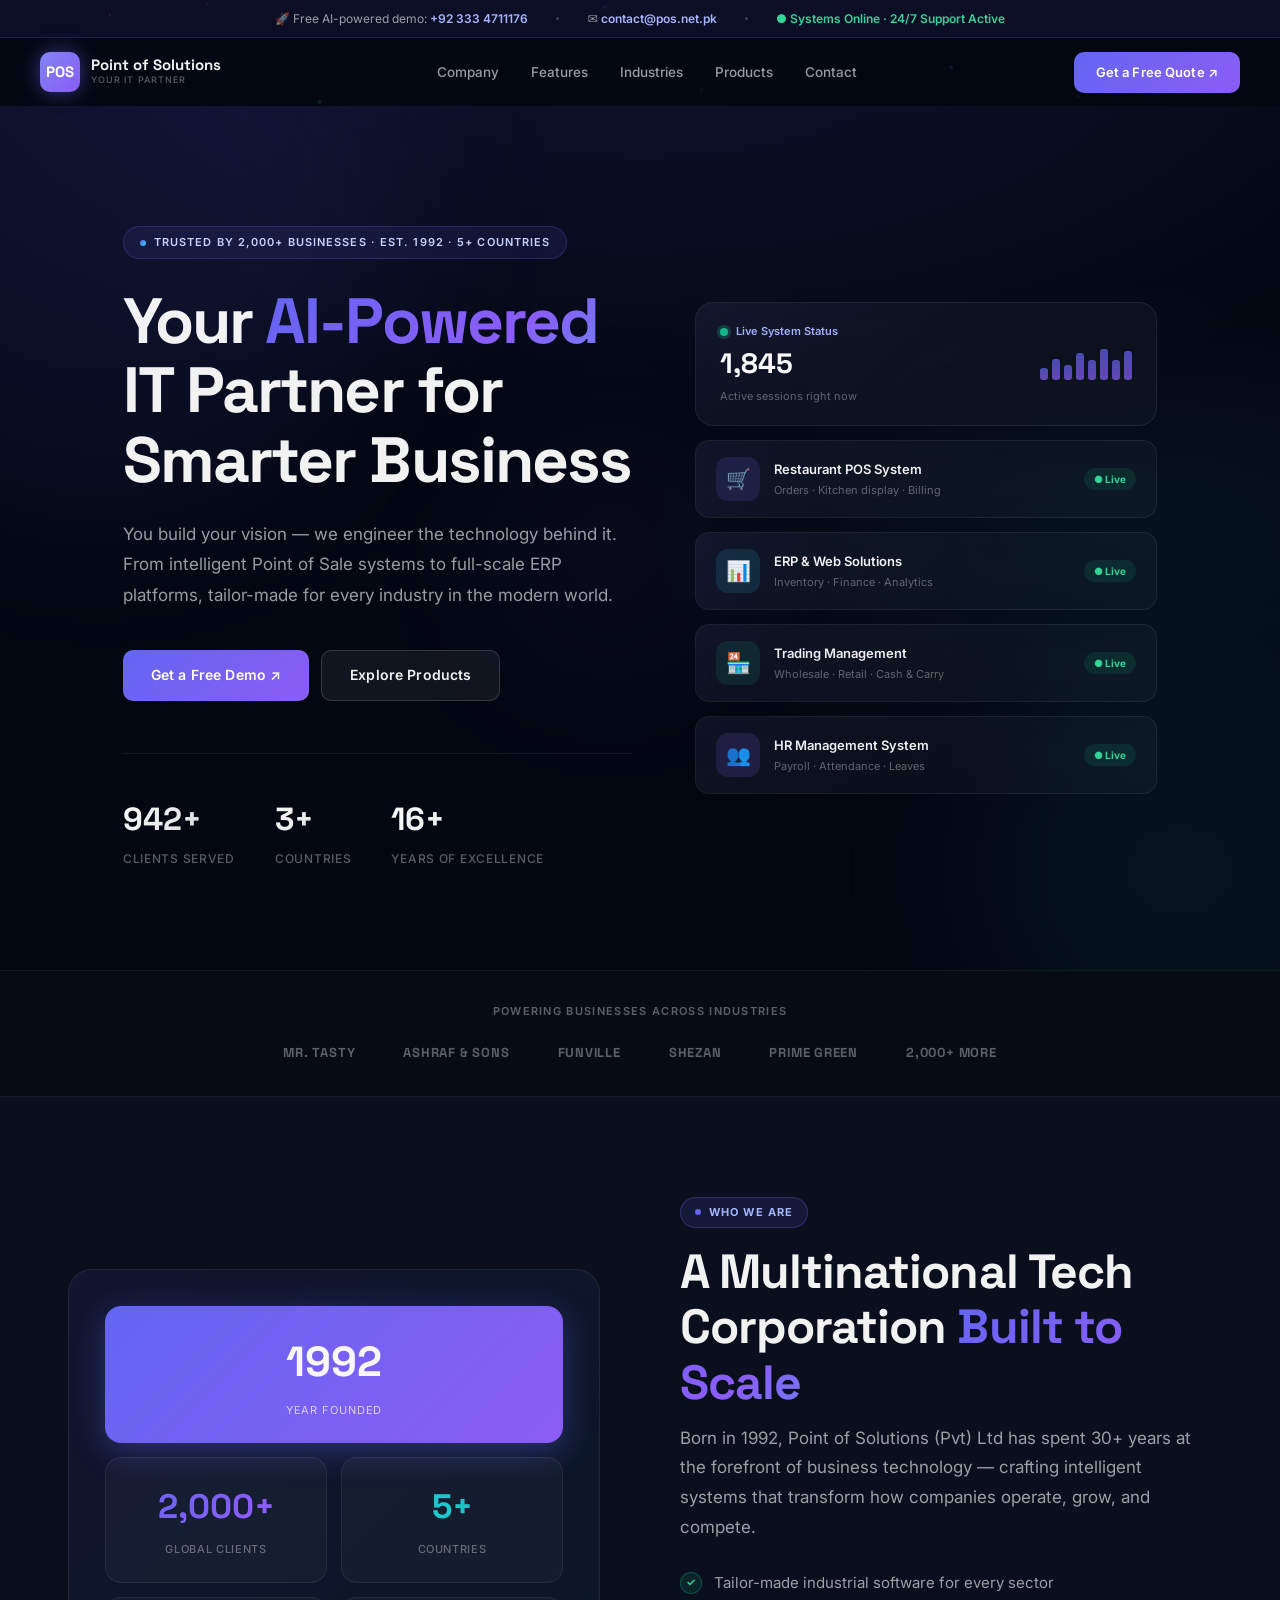
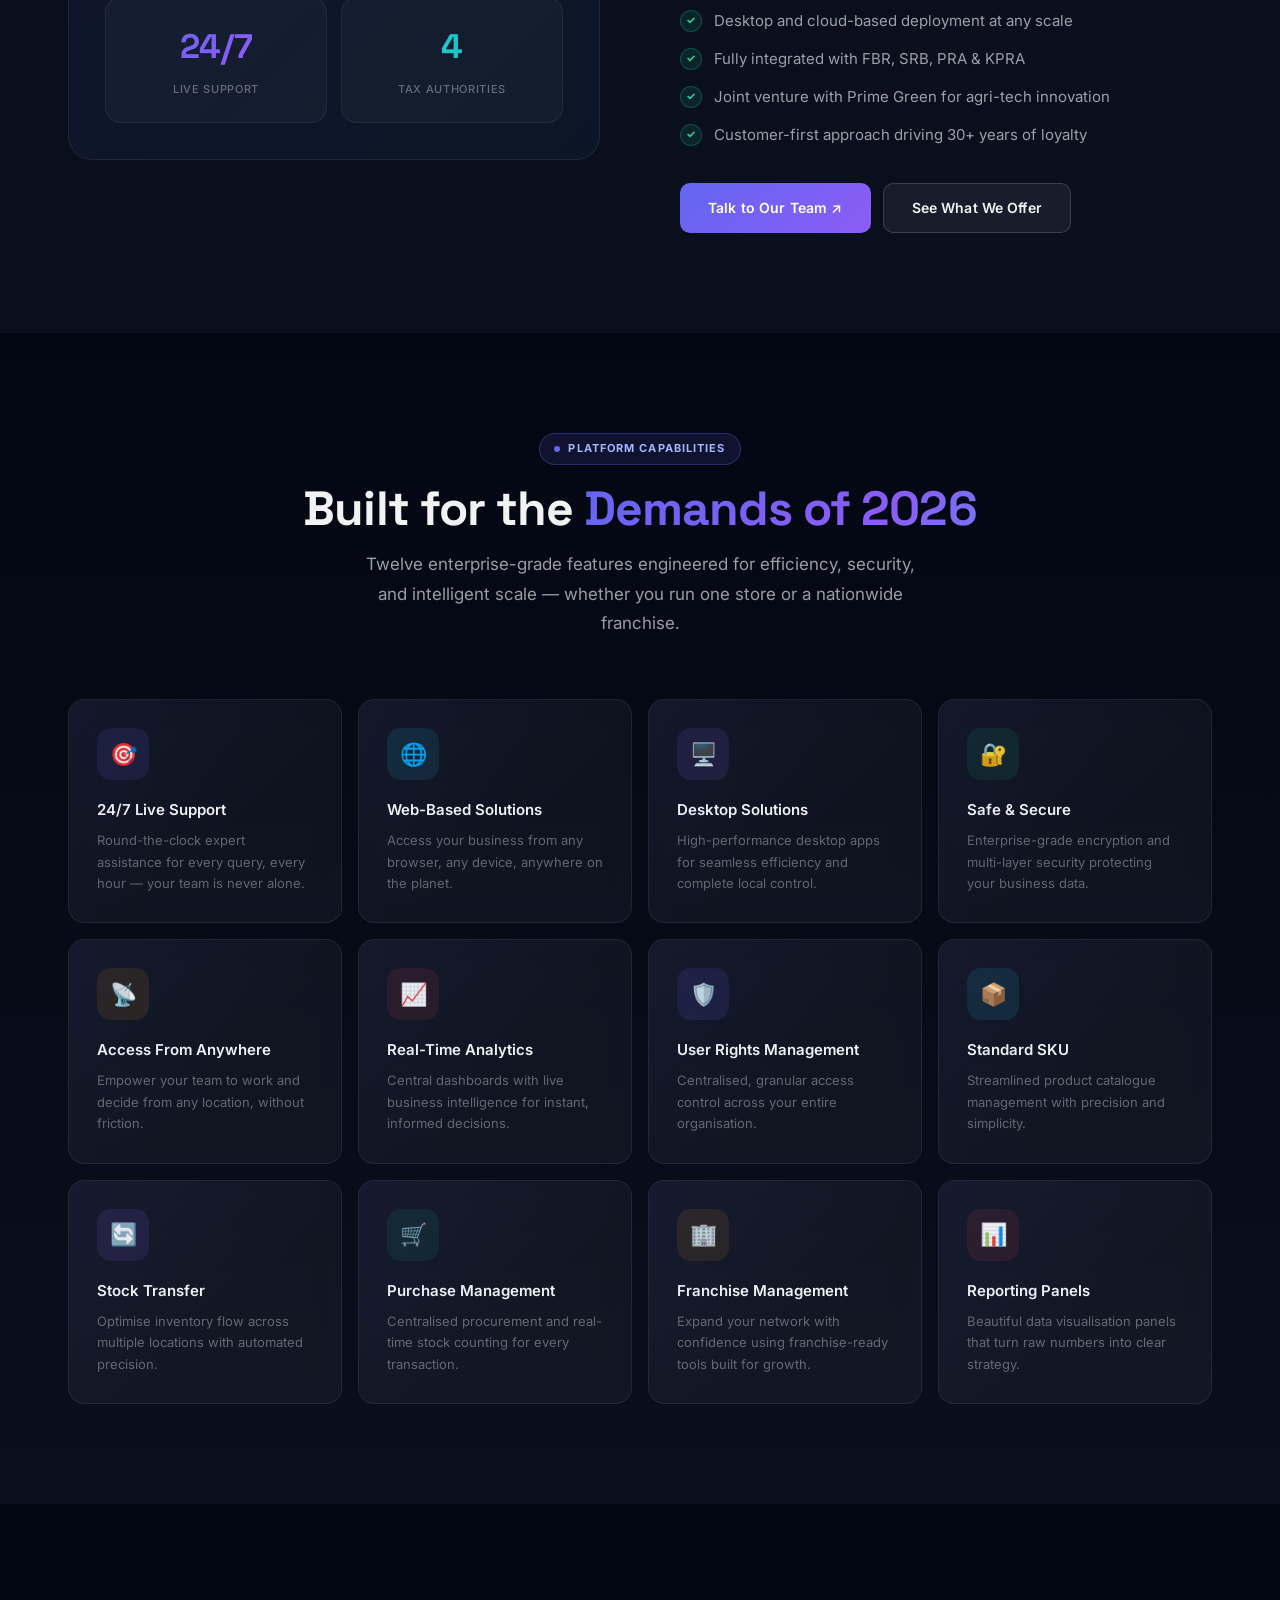
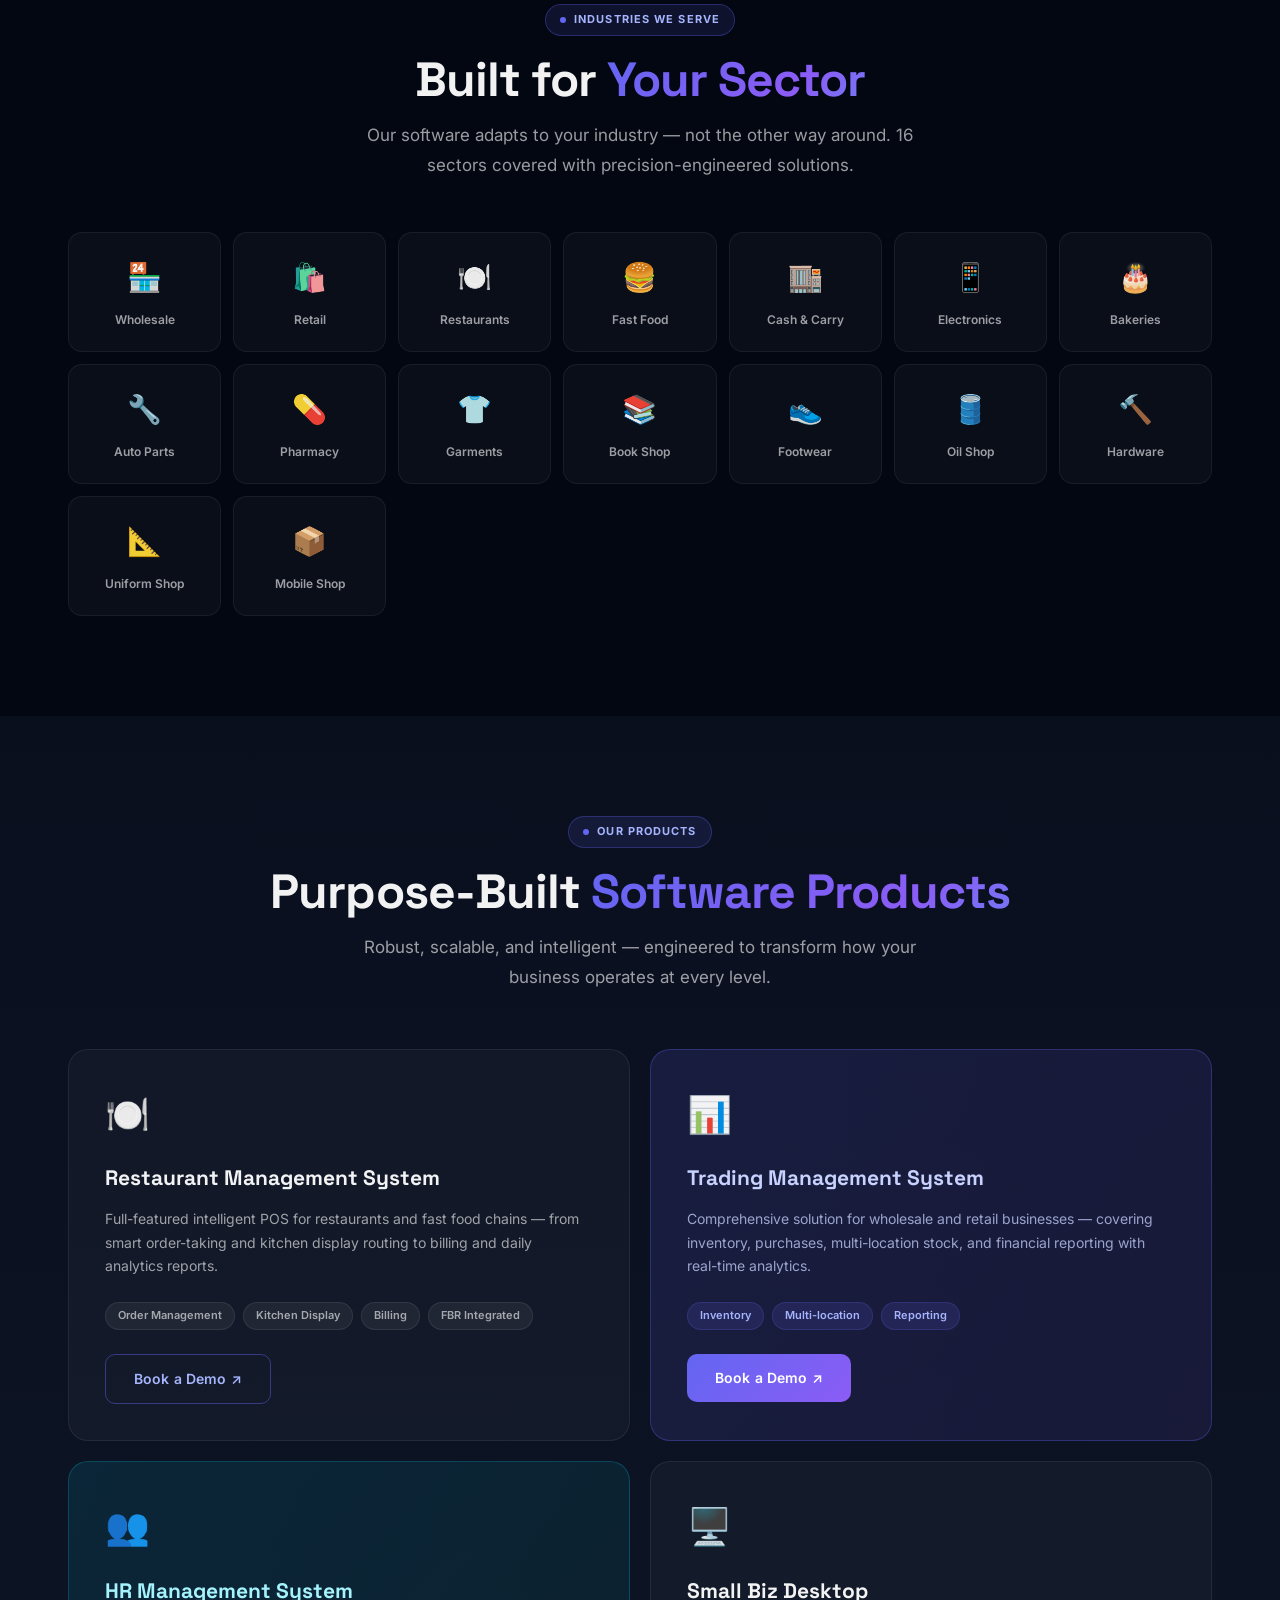
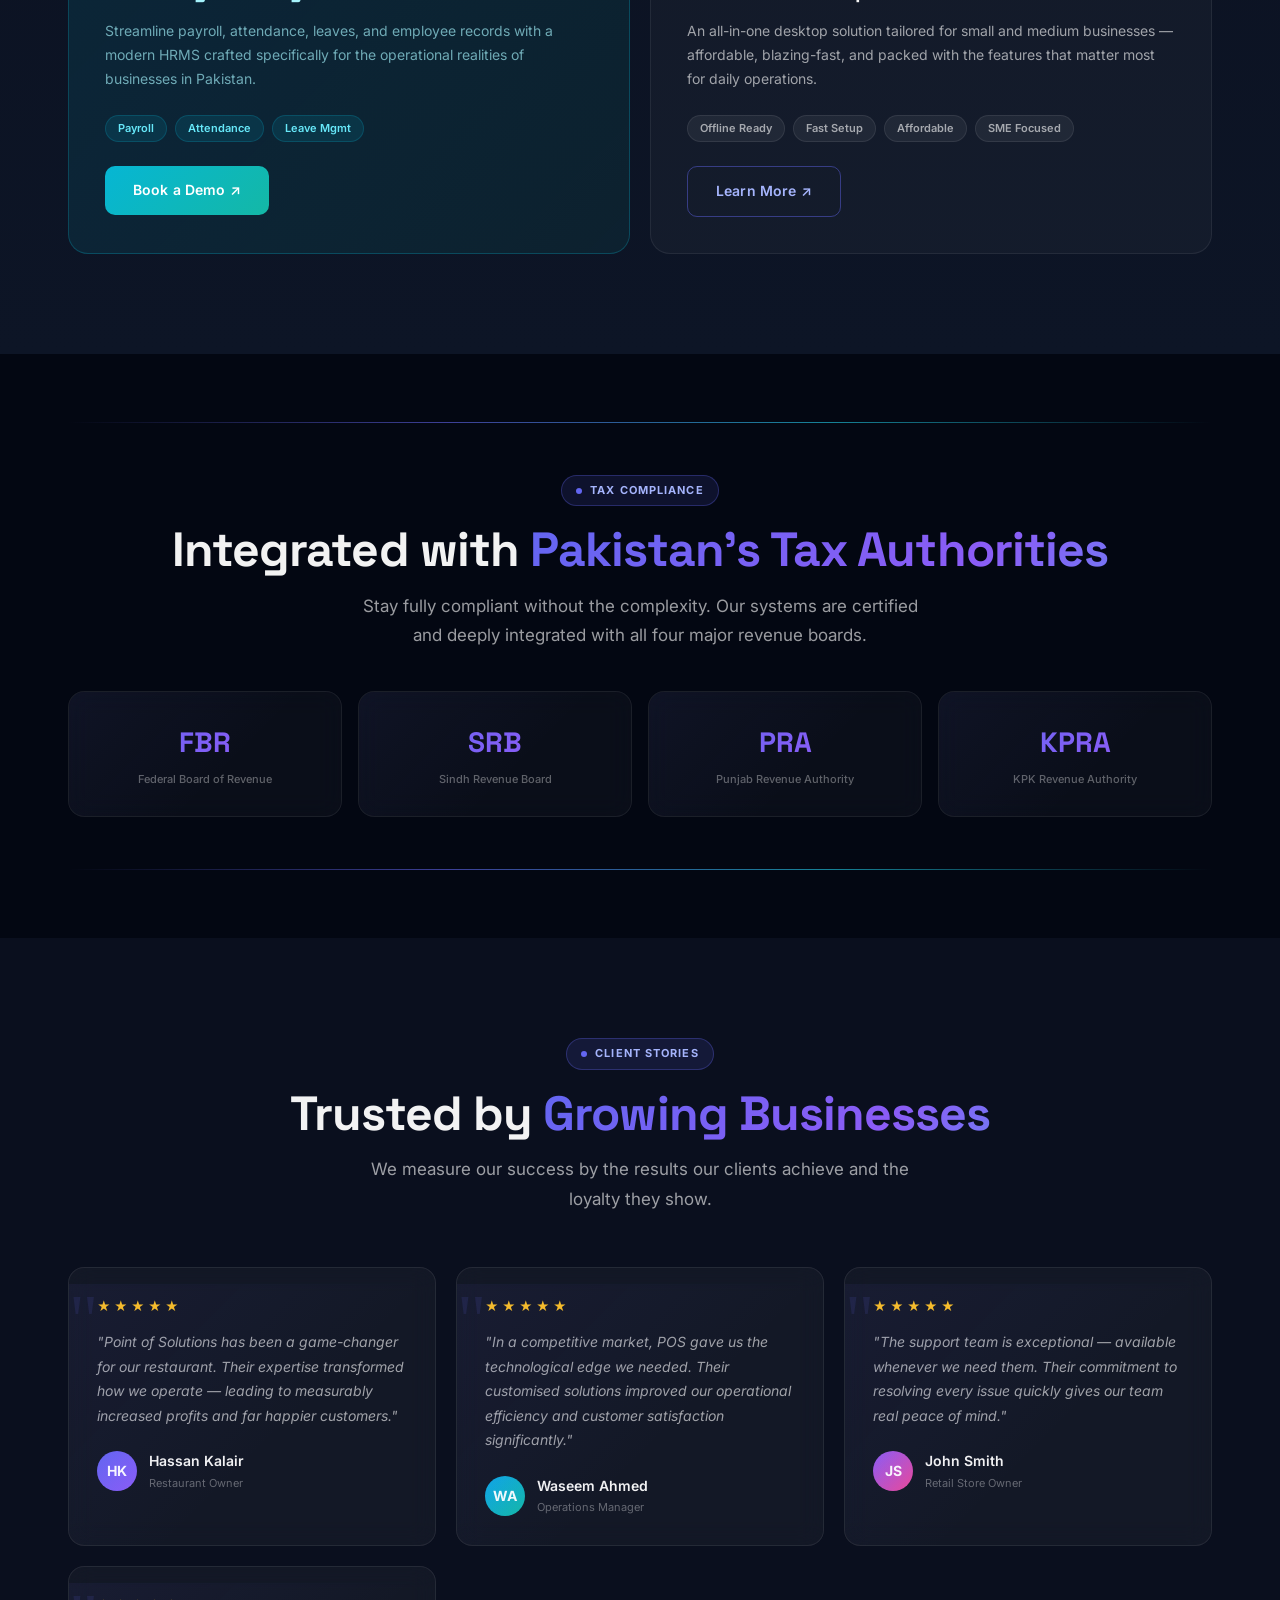
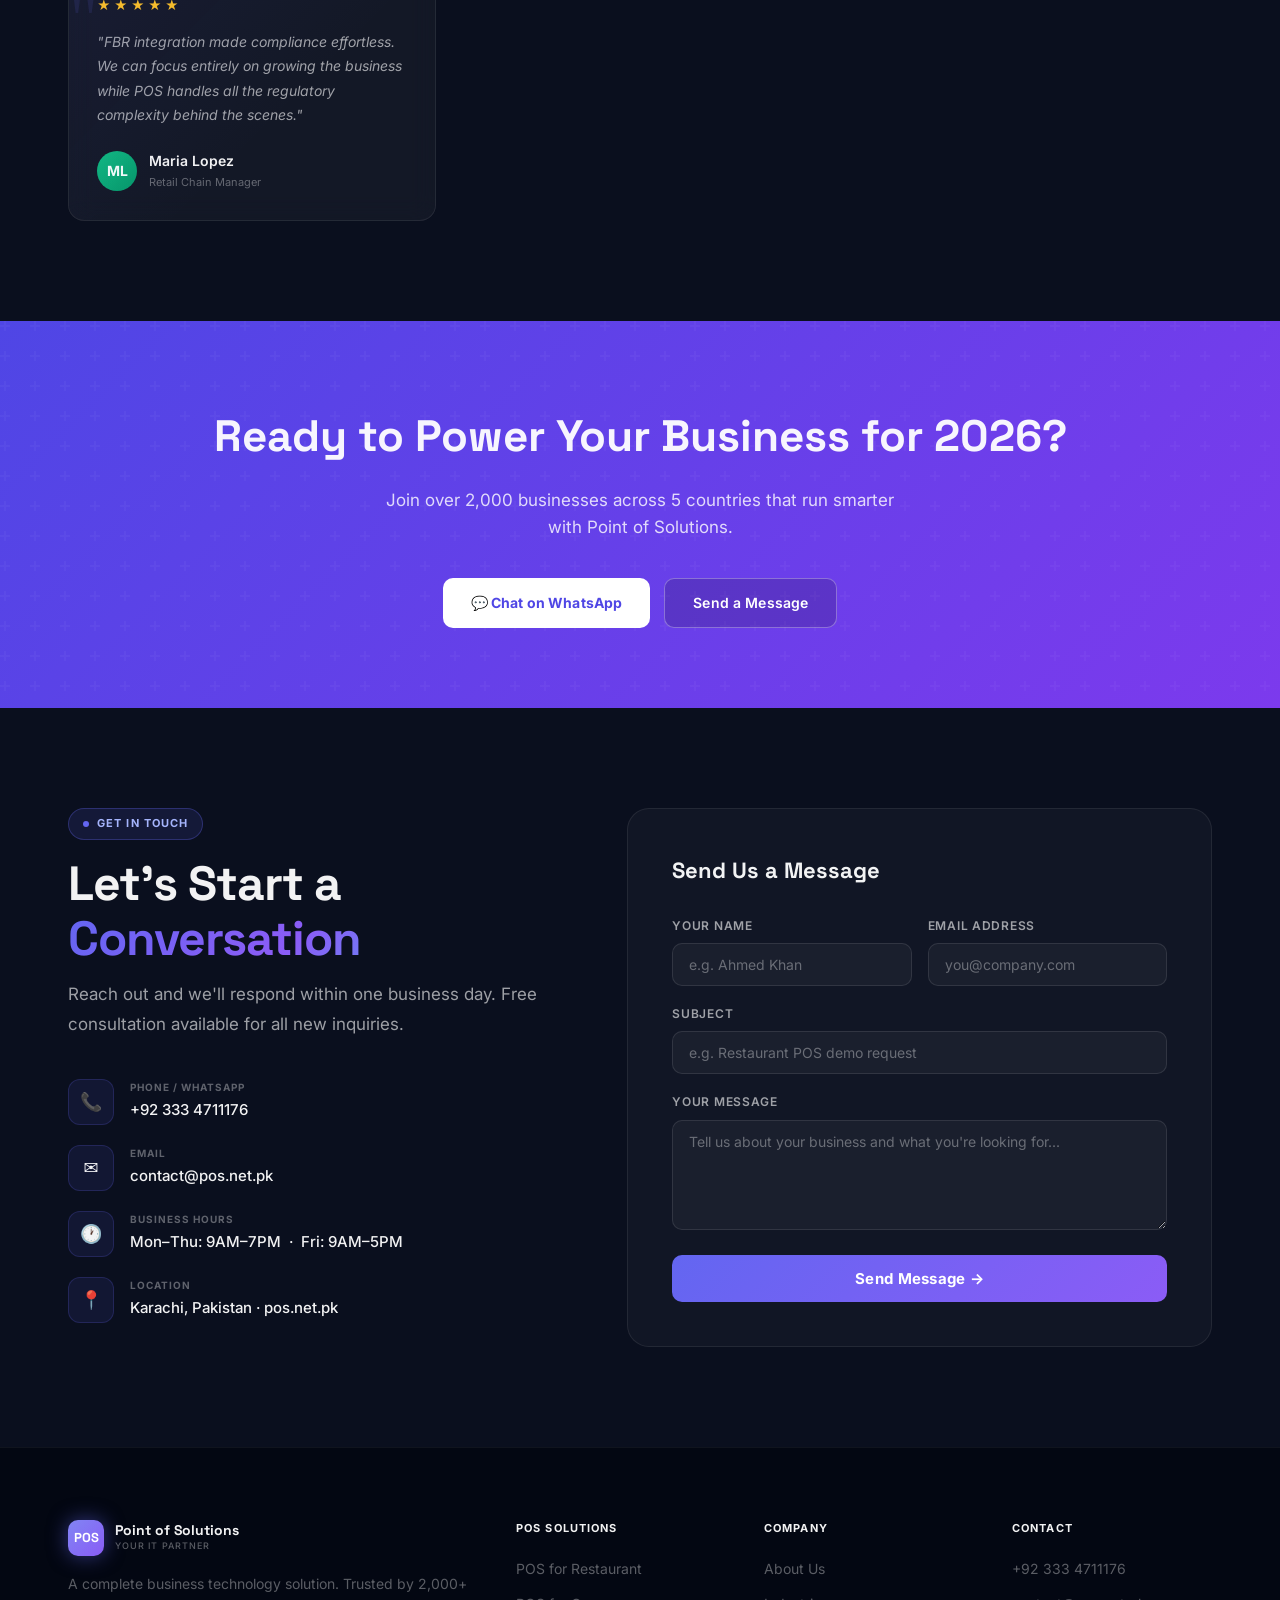
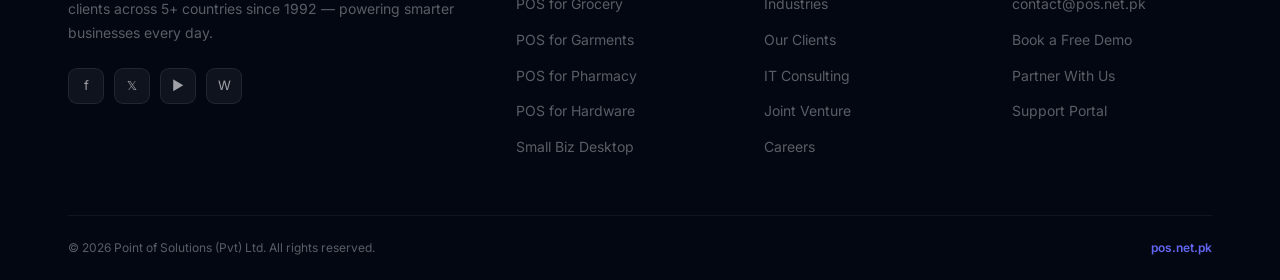
<file: pos-redesign-2026.html>
<!DOCTYPE html>
<html lang="en">
<head>
<meta charset="UTF-8">
<meta name="viewport" content="width=device-width, initial-scale=1.0">
<title>Point of Solutions — Your AI-Powered IT Partner</title>
<link href="https://fonts.googleapis.com/css2?family=Inter:wght@300;400;500;600;700;800;900&family=Space+Grotesk:wght@400;500;600;700&display=swap" rel="stylesheet">
<style>
/* ── RESET & BASE ── */
*, *::before, *::after { box-sizing: border-box; margin: 0; padding: 0; }
:root {
  --bg:       #030712;
  --bg2:      #0A0F1E;
  --bg3:      #0D1526;
  --card:     rgba(255,255,255,0.04);
  --card-b:   rgba(255,255,255,0.08);
  --indigo:   #6366F1;
  --violet:   #8B5CF6;
  --cyan:     #22D3EE;
  --teal:     #14B8A6;
  --emerald:  #10B981;
  --white:    #FFFFFF;
  --t1:       rgba(255,255,255,0.95);
  --t2:       rgba(255,255,255,0.60);
  --t3:       rgba(255,255,255,0.35);
  --radius:   16px;
  --r-sm:     10px;
  --r-xl:     24px;
}
html { scroll-behavior: smooth; }
body {
  font-family: 'Inter', system-ui, sans-serif;
  background: var(--bg);
  color: var(--t1);
  line-height: 1.6;
  overflow-x: hidden;
}
a { text-decoration: none; color: inherit; }

/* ── ANIMATED BACKGROUND ── */
.orb {
  position: absolute; border-radius: 50%; filter: blur(80px);
  pointer-events: none; z-index: 0;
  animation: float 8s ease-in-out infinite;
}
@keyframes float {
  0%,100% { transform: translateY(0) scale(1); }
  50%      { transform: translateY(-30px) scale(1.05); }
}
@keyframes floatR {
  0%,100% { transform: translateY(0) scale(1); }
  50%      { transform: translateY(30px) scale(0.97); }
}
@keyframes pulse-glow {
  0%,100% { opacity: 0.5; }
  50%      { opacity: 1; }
}
@keyframes gradient-shift {
  0%   { background-position: 0% 50%; }
  50%  { background-position: 100% 50%; }
  100% { background-position: 0% 50%; }
}
@keyframes fadeUp {
  from { opacity: 0; transform: translateY(32px); }
  to   { opacity: 1; transform: translateY(0); }
}
@keyframes fadeIn {
  from { opacity: 0; }
  to   { opacity: 1; }
}
@keyframes slideLeft {
  from { opacity: 0; transform: translateX(40px); }
  to   { opacity: 1; transform: translateX(0); }
}
@keyframes spin-slow {
  to { transform: rotate(360deg); }
}
@keyframes shimmer {
  0%   { transform: translateX(-100%); }
  100% { transform: translateX(100%); }
}
@keyframes blink {
  0%,100% { opacity: 1; }
  50%      { opacity: 0; }
}

/* ── SCROLL ANIMATIONS ── */
.reveal { opacity: 0; transform: translateY(28px); transition: opacity .7s ease, transform .7s ease; }
.reveal.visible { opacity: 1; transform: translateY(0); }
.reveal-l { opacity: 0; transform: translateX(-28px); transition: opacity .7s ease, transform .7s ease; }
.reveal-l.visible { opacity: 1; transform: translateX(0); }
.reveal-r { opacity: 0; transform: translateX(28px); transition: opacity .7s ease, transform .7s ease; }
.reveal-r.visible { opacity: 1; transform: translateX(0); }
.delay-1 { transition-delay: .1s; }
.delay-2 { transition-delay: .2s; }
.delay-3 { transition-delay: .3s; }
.delay-4 { transition-delay: .4s; }
.delay-5 { transition-delay: .5s; }
.delay-6 { transition-delay: .6s; }

/* ── UTILITIES ── */
.container { max-width: 1200px; margin: 0 auto; padding: 0 28px; }
.section    { padding: 100px 0; }
.section-sm { padding: 68px 0; }

.grad-text {
  background: linear-gradient(135deg, #6366F1 0%, #8B5CF6 40%, #22D3EE 100%);
  -webkit-background-clip: text; background-clip: text;
  -webkit-text-fill-color: transparent; background-size: 200% auto;
  animation: gradient-shift 4s ease infinite;
}
.grad-text-2 {
  background: linear-gradient(90deg, #22D3EE, #14B8A6);
  -webkit-background-clip: text; background-clip: text;
  -webkit-text-fill-color: transparent;
}

.section-label {
  display: inline-flex; align-items: center; gap: 8px;
  background: rgba(99,102,241,.12); border: 1px solid rgba(99,102,241,.3);
  color: #A5B4FC; font-size: 11px; font-weight: 700;
  letter-spacing: .1em; text-transform: uppercase;
  padding: 6px 14px; border-radius: 999px; margin-bottom: 16px;
}
.label-dot {
  width: 6px; height: 6px; border-radius: 50%;
  background: #6366F1;
  animation: pulse-glow 2s ease-in-out infinite;
}
.section-title { font-family: 'Space Grotesk', sans-serif; font-size: clamp(30px,4.5vw,48px); font-weight: 700; line-height: 1.15; letter-spacing: -.02em; }
.section-sub   { font-size: 17px; color: var(--t2); margin-top: 14px; max-width: 560px; line-height: 1.75; }

/* ── GLASS CARD ── */
.glass {
  background: var(--card);
  border: 1px solid var(--card-b);
  border-radius: var(--radius);
  backdrop-filter: blur(12px);
  -webkit-backdrop-filter: blur(12px);
  position: relative; overflow: hidden;
}
.glass::before {
  content: ''; position: absolute; inset: 0;
  background: linear-gradient(135deg, rgba(99,102,241,.06) 0%, transparent 60%);
  pointer-events: none;
}
.glass-hover {
  transition: border-color .25s, transform .25s, box-shadow .25s;
}
.glass-hover:hover {
  border-color: rgba(99,102,241,.4);
  transform: translateY(-4px);
  box-shadow: 0 20px 60px rgba(99,102,241,.15);
}

/* ── GLOW LINE ── */
.glow-line {
  display: block; height: 1px; width: 100%;
  background: linear-gradient(90deg, transparent, rgba(99,102,241,.6), rgba(34,211,238,.6), transparent);
}

/* ── BUTTONS ── */
.btn {
  display: inline-flex; align-items: center; gap: 8px;
  padding: 13px 28px; border-radius: var(--r-sm);
  font-size: 14px; font-weight: 600; cursor: pointer;
  transition: all .2s; border: none; letter-spacing: .01em;
  position: relative; overflow: hidden;
}
.btn::after {
  content: ''; position: absolute;
  top: -50%; left: -60%; width: 40%; height: 200%;
  background: rgba(255,255,255,.12); transform: skewX(-20deg);
  transition: left .4s;
}
.btn:hover::after { left: 120%; }
.btn-primary {
  background: linear-gradient(135deg, #6366F1, #8B5CF6);
  color: #fff; box-shadow: 0 0 0 rgba(99,102,241,0);
}
.btn-primary:hover { box-shadow: 0 8px 32px rgba(99,102,241,.5); transform: translateY(-1px); }
.btn-ghost  { background: rgba(255,255,255,.06); color: var(--t1); border: 1px solid rgba(255,255,255,.15); }
.btn-ghost:hover  { background: rgba(255,255,255,.1); border-color: rgba(255,255,255,.3); }
.btn-outline { background: transparent; color: #A5B4FC; border: 1px solid rgba(99,102,241,.45); }
.btn-outline:hover { background: rgba(99,102,241,.12); border-color: #6366F1; }
.btn-cyan { background: linear-gradient(135deg, #06B6D4, #14B8A6); color: #fff; }
.btn-cyan:hover { box-shadow: 0 8px 32px rgba(6,182,212,.45); transform: translateY(-1px); }

/* ── TOP BAR ── */
.topbar {
  background: rgba(99,102,241,.08);
  border-bottom: 1px solid rgba(99,102,241,.2);
  padding: 9px 0;
  display: flex; align-items: center; justify-content: center; gap: 28px;
  font-size: 12px; color: var(--t2);
}
.topbar a { color: #A5B4FC; font-weight: 600; transition: color .15s; }
.topbar a:hover { color: #fff; }
.topbar-dot { width: 3px; height: 3px; border-radius: 50%; background: rgba(255,255,255,.2); }

/* ── NAV ── */
nav {
  position: sticky; top: 0; z-index: 100;
  padding: 0 28px;
  transition: background .3s, border-color .3s, box-shadow .3s;
}
nav.scrolled {
  background: rgba(3,7,18,.85);
  border-bottom: 1px solid rgba(255,255,255,.07);
  backdrop-filter: blur(20px);
  -webkit-backdrop-filter: blur(20px);
  box-shadow: 0 4px 40px rgba(0,0,0,.4);
}
.nav-inner {
  max-width: 1200px; margin: 0 auto;
  display: flex; align-items: center; justify-content: space-between;
  height: 68px;
}

/* ── LOGO ── */
.logo-wrap { display: flex; align-items: center; gap: 11px; }
.logo-mark {
  width: 40px; height: 40px; border-radius: 10px; position: relative;
  background: linear-gradient(135deg, #6366F1, #8B5CF6);
  display: flex; align-items: center; justify-content: center;
  box-shadow: 0 0 20px rgba(99,102,241,.5);
}
.logo-mark::before {
  content: ''; position: absolute; inset: 0; border-radius: 10px;
  background: linear-gradient(135deg, rgba(255,255,255,.2), transparent);
}
.logo-mark span {
  font-family: 'Space Grotesk', sans-serif;
  font-weight: 700; font-size: 15px; color: #fff; position: relative; z-index: 1;
}
.logo-text { display: flex; flex-direction: column; gap: 0; }
.logo-main { font-family: 'Space Grotesk', sans-serif; font-weight: 700; font-size: 15px; color: var(--t1); line-height: 1.1; }
.logo-sub  { font-size: 9px; font-weight: 500; color: var(--t3); text-transform: uppercase; letter-spacing: .12em; }

.nav-links { display: flex; align-items: center; gap: 2px; list-style: none; }
.nav-links a {
  padding: 8px 15px; font-size: 13.5px; font-weight: 500;
  color: var(--t2); border-radius: 8px; transition: .15s;
}
.nav-links a:hover { color: var(--t1); background: rgba(255,255,255,.06); }
.nav-actions { display: flex; align-items: center; gap: 10px; }
.nav-phone { font-size: 13px; color: #A5B4FC; font-weight: 600; }

/* ── HERO ── */
.hero {
  position: relative; min-height: 96vh;
  display: flex; align-items: center;
  overflow: hidden;
  background: radial-gradient(ellipse 120% 80% at 50% -10%, rgba(99,102,241,.12) 0%, transparent 60%),
              radial-gradient(ellipse 80% 60% at 90% 50%, rgba(34,211,238,.06) 0%, transparent 50%),
              var(--bg);
}
.hero-canvas { position: absolute; inset: 0; z-index: 0; }
.hero-grid {
  position: relative; z-index: 1;
  display: grid; grid-template-columns: 1.1fr 1fr;
  gap: 64px; align-items: center;
  padding: 80px 0 60px;
}
.hero-eyebrow {
  display: inline-flex; align-items: center; gap: 8px;
  background: rgba(99,102,241,.1); border: 1px solid rgba(99,102,241,.25);
  color: #C7D2FE; font-size: 11px; font-weight: 600; letter-spacing: .1em; text-transform: uppercase;
  padding: 7px 16px; border-radius: 999px; margin-bottom: 28px;
  animation: fadeIn .8s ease forwards;
}
.hero-eyebrow-dot {
  width: 6px; height: 6px; border-radius: 50%;
  background: linear-gradient(135deg, #6366F1, #22D3EE);
  animation: pulse-glow 2s ease-in-out infinite;
}
.hero h1 {
  font-family: 'Space Grotesk', sans-serif;
  font-size: clamp(38px, 5.5vw, 64px);
  font-weight: 700; line-height: 1.08;
  letter-spacing: -.03em; margin-bottom: 24px;
  animation: fadeUp .8s ease .1s both;
}
.hero-p {
  font-size: 17px; color: var(--t2); line-height: 1.8;
  max-width: 500px; margin-bottom: 40px;
  animation: fadeUp .8s ease .2s both;
}
.hero-btns { display: flex; gap: 12px; flex-wrap: wrap; animation: fadeUp .8s ease .3s both; }
.hero-stats {
  display: flex; gap: 40px; margin-top: 52px;
  padding-top: 40px; border-top: 1px solid rgba(255,255,255,.07);
  animation: fadeUp .8s ease .4s both;
}
.hero-stat strong  { display: block; font-family: 'Space Grotesk', sans-serif; font-size: 32px; font-weight: 700; background: linear-gradient(135deg,#fff,rgba(255,255,255,.8)); -webkit-background-clip:text; background-clip:text; -webkit-text-fill-color:transparent; }
.hero-stat span    { font-size: 12px; color: var(--t3); font-weight: 500; text-transform: uppercase; letter-spacing: .06em; }

/* Hero visual panel */
.hero-panel {
  display: flex; flex-direction: column; gap: 14px;
  animation: slideLeft .9s ease .2s both;
}
.hero-panel-header {
  background: rgba(255,255,255,.03); border: 1px solid rgba(255,255,255,.08);
  border-radius: 18px; padding: 20px 24px;
  display: flex; align-items: center; justify-content: space-between;
}
.hp-badge {
  display: flex; align-items: center; gap: 8px;
  font-size: 11px; font-weight: 600; color: #A5B4FC;
}
.live-dot {
  width: 8px; height: 8px; border-radius: 50%; background: #10B981;
  box-shadow: 0 0 0 3px rgba(16,185,129,.25);
  animation: pulse-glow 2s ease-in-out infinite;
}
.hp-num { font-family:'Space Grotesk',sans-serif; font-size: 28px; font-weight: 700; color: #fff; }
.hp-sub { font-size: 11px; color: var(--t3); margin-top: 2px; }
.hp-chart { display: flex; align-items: flex-end; gap: 4px; height: 32px; }
.hp-bar { background: linear-gradient(180deg, #6366F1, #8B5CF6); border-radius: 3px; width: 8px; opacity: .7; transition: height .3s; }

.hero-product-card {
  background: rgba(255,255,255,.03); border: 1px solid rgba(255,255,255,.07);
  border-radius: 14px; padding: 16px 20px;
  display: flex; align-items: center; gap: 14px;
  transition: border-color .2s, transform .2s;
}
.hero-product-card:hover { border-color: rgba(99,102,241,.4); transform: translateX(4px); }
.hpc-icon {
  width: 44px; height: 44px; border-radius: 12px;
  display: grid; place-items: center; font-size: 20px; flex-shrink: 0;
}
.hpc-i  { background: rgba(99,102,241,.15); }
.hpc-c  { background: rgba(34,211,238,.12); }
.hpc-e  { background: rgba(16,185,129,.12); }
.hpc-v  { background: rgba(139,92,246,.15); }
.hpc-title { font-size: 13px; font-weight: 600; color: var(--t1); }
.hpc-sub   { font-size: 11px; color: var(--t3); margin-top: 2px; }
.hpc-status {
  margin-left: auto; font-size: 10px; font-weight: 700;
  padding: 3px 10px; border-radius: 999px;
  background: rgba(16,185,129,.12); color: #34D399; flex-shrink: 0;
}

/* ── CLIENTS STRIP ── */
.clients-strip {
  background: rgba(255,255,255,.02);
  border-top: 1px solid rgba(255,255,255,.05);
  border-bottom: 1px solid rgba(255,255,255,.05);
  padding: 32px 0;
}
.clients-label { text-align: center; font-size: 11px; font-weight: 600; letter-spacing: .12em; text-transform: uppercase; color: var(--t3); margin-bottom: 22px; }
.client-logos { display: flex; align-items: center; justify-content: center; gap: 48px; flex-wrap: wrap; }
.client-logo  { font-family: 'Space Grotesk', sans-serif; font-size: 13px; font-weight: 700; color: var(--t3); letter-spacing: .06em; text-transform: uppercase; transition: color .2s; }
.client-logo:hover { color: #A5B4FC; }

/* ── ABOUT ── */
.about-grid { display: grid; grid-template-columns: 1fr 1fr; gap: 80px; align-items: center; }
.about-visual-wrap {
  position: relative;
  background: linear-gradient(135deg, rgba(99,102,241,.08), rgba(34,211,238,.04));
  border: 1px solid rgba(255,255,255,.07); border-radius: var(--r-xl); padding: 36px;
}
.about-stat-grid { display: grid; grid-template-columns: 1fr 1fr; gap: 14px; }
.astat {
  background: rgba(255,255,255,.03); border: 1px solid rgba(255,255,255,.07);
  border-radius: var(--radius); padding: 22px; text-align: center; transition: .25s;
}
.astat:hover { border-color: rgba(99,102,241,.4); background: rgba(99,102,241,.06); }
.astat strong { font-family:'Space Grotesk',sans-serif; font-size: 34px; font-weight: 700; display: block; }
.astat span   { font-size: 11px; color: var(--t3); font-weight: 500; text-transform: uppercase; letter-spacing: .06em; }
.year-badge {
  background: linear-gradient(135deg, #6366F1, #8B5CF6);
  border-radius: var(--radius); padding: 22px; text-align: center; margin-bottom: 14px;
  box-shadow: 0 8px 32px rgba(99,102,241,.35);
}
.year-badge strong { font-family:'Space Grotesk',sans-serif; font-size: 42px; font-weight: 700; display: block; }
.year-badge span   { font-size: 11px; opacity: .75; text-transform: uppercase; letter-spacing: .08em; }

.check-list { list-style: none; margin-top: 28px; display: flex; flex-direction: column; gap: 14px; }
.check-list li { display: flex; align-items: center; gap: 12px; font-size: 15px; color: var(--t2); }
.chk { width: 22px; height: 22px; border-radius: 50%; background: rgba(16,185,129,.12); border: 1px solid rgba(16,185,129,.3); display: grid; place-items: center; flex-shrink: 0; color: #34D399; font-size: 11px; font-weight: 700; }

/* ── FEATURES ── */
.features-section { background: linear-gradient(180deg, var(--bg) 0%, var(--bg2) 100%); }
.features-grid { display: grid; grid-template-columns: repeat(auto-fill, minmax(240px, 1fr)); gap: 16px; }
.feat-card {
  padding: 28px; position: relative; overflow: hidden;
  transition: border-color .25s, transform .25s, box-shadow .25s;
}
.feat-card::after {
  content: ''; position: absolute; bottom: 0; left: 0; right: 0; height: 2px;
  background: linear-gradient(90deg, #6366F1, #22D3EE);
  transform: scaleX(0); transform-origin: left;
  transition: transform .3s ease;
}
.feat-card:hover::after { transform: scaleX(1); }
.feat-card:hover {
  border-color: rgba(99,102,241,.4);
  transform: translateY(-5px);
  box-shadow: 0 16px 48px rgba(99,102,241,.12);
}
.feat-icon-wrap {
  width: 52px; height: 52px; border-radius: 14px;
  display: grid; place-items: center; font-size: 22px; margin-bottom: 18px;
}
.feat-title { font-size: 15px; font-weight: 600; color: var(--t1); margin-bottom: 8px; }
.feat-desc  { font-size: 13px; color: var(--t3); line-height: 1.65; }

/* ── INDUSTRIES ── */
.industries-section { background: var(--bg); }
.industry-grid { display: grid; grid-template-columns: repeat(auto-fill, minmax(140px, 1fr)); gap: 12px; }
.ind-card {
  background: rgba(255,255,255,.03); border: 1px solid rgba(255,255,255,.06);
  border-radius: 14px; padding: 22px 16px; text-align: center;
  transition: .25s; cursor: default;
}
.ind-card:hover {
  border-color: rgba(99,102,241,.5); background: rgba(99,102,241,.06);
  transform: translateY(-4px); box-shadow: 0 12px 36px rgba(99,102,241,.12);
}
.ind-icon  { font-size: 28px; margin-bottom: 10px; display: block; }
.ind-label { font-size: 12px; font-weight: 600; color: var(--t2); }
.ind-card:hover .ind-label { color: #A5B4FC; }

/* ── PRODUCTS ── */
.products-section { background: linear-gradient(180deg, var(--bg2) 0%, var(--bg3) 100%); }
.products-grid { display: grid; grid-template-columns: 1fr 1fr; gap: 20px; }
.prod-card {
  padding: 36px; border-radius: 20px; position: relative; overflow: hidden;
  transition: transform .25s, box-shadow .25s;
}
.prod-card:hover { transform: translateY(-5px); }
.prod-card-dark {
  background: rgba(255,255,255,.03); border: 1px solid rgba(255,255,255,.07);
}
.prod-card-dark:hover { box-shadow: 0 20px 60px rgba(0,0,0,.4); border-color: rgba(99,102,241,.35); }
.prod-card-highlight {
  background: linear-gradient(135deg, rgba(99,102,241,.15) 0%, rgba(139,92,246,.1) 100%);
  border: 1px solid rgba(99,102,241,.3);
  grid-column: span 1;
}
.prod-card-highlight:hover { box-shadow: 0 20px 60px rgba(99,102,241,.2); }
.prod-card-cyan {
  background: linear-gradient(135deg, rgba(6,182,212,.12) 0%, rgba(20,184,166,.08) 100%);
  border: 1px solid rgba(6,182,212,.25);
}
.prod-card-cyan:hover { box-shadow: 0 20px 60px rgba(6,182,212,.15); }
.prod-icon   { font-size: 36px; margin-bottom: 18px; display: block; }
.prod-title  { font-family: 'Space Grotesk', sans-serif; font-size: 21px; font-weight: 700; margin-bottom: 12px; }
.prod-desc   { font-size: 14px; color: var(--t2); line-height: 1.7; margin-bottom: 24px; }
.prod-tags   { display: flex; gap: 8px; flex-wrap: wrap; margin-bottom: 24px; }
.prod-tag {
  font-size: 11px; font-weight: 600; padding: 4px 12px; border-radius: 999px;
  background: rgba(255,255,255,.06); color: var(--t2); border: 1px solid rgba(255,255,255,.08);
}

/* ── TAX ── */
.tax-section { background: var(--bg); }
.tax-grid { display: flex; gap: 16px; flex-wrap: wrap; justify-content: center; margin-top: 40px; }
.tax-card {
  flex: 1; min-width: 160px;
  padding: 28px 24px; border-radius: var(--radius); text-align: center;
  background: rgba(255,255,255,.03); border: 1px solid rgba(255,255,255,.07);
  transition: .25s;
}
.tax-card:hover {
  border-color: rgba(99,102,241,.5); background: rgba(99,102,241,.07);
  transform: translateY(-4px); box-shadow: 0 16px 48px rgba(99,102,241,.15);
}
.tax-abbr { font-family:'Space Grotesk',sans-serif; font-size: 28px; font-weight: 700; display: block; }
.tax-full  { font-size: 11px; color: var(--t3); margin-top: 6px; font-weight: 500; }

/* ── TESTIMONIALS ── */
.testi-grid { display: grid; grid-template-columns: repeat(auto-fit, minmax(280px,1fr)); gap: 20px; }
.testi-card { padding: 28px; position: relative; overflow: hidden; transition: .25s; }
.testi-card:hover { border-color: rgba(99,102,241,.35); transform: translateY(-4px); box-shadow: 0 16px 48px rgba(99,102,241,.1); }
.testi-card::before { content: '"'; position: absolute; top: 16px; right: 20px; font-size: 72px; color: rgba(99,102,241,.12); font-family: Georgia, serif; line-height: 1; }
.stars { color: #FBBF24; font-size: 13px; letter-spacing: 3px; margin-bottom: 14px; }
.testi-quote { font-size: 14px; color: var(--t2); line-height: 1.75; font-style: italic; margin-bottom: 22px; }
.testi-author { display: flex; align-items: center; gap: 12px; }
.testi-avatar {
  width: 40px; height: 40px; border-radius: 50%; flex-shrink: 0;
  display: grid; place-items: center; font-weight: 700; font-size: 14px;
}
.testi-name { font-size: 14px; font-weight: 600; color: var(--t1); }
.testi-role { font-size: 11px; color: var(--t3); margin-top: 2px; }

/* ── CTA BAND ── */
.cta-band {
  position: relative; overflow: hidden;
  background: linear-gradient(135deg, #4F46E5 0%, #7C3AED 50%, #0EA5E9 100%);
  background-size: 200% 200%; animation: gradient-shift 5s ease infinite;
  padding: 80px 0; text-align: center;
}
.cta-band::before {
  content: ''; position: absolute; inset: 0;
  background: url("data:image/svg+xml,%3Csvg width='60' height='60' viewBox='0 0 60 60' xmlns='http://www.w3.org/2000/svg'%3E%3Cg fill='none' fill-rule='evenodd'%3E%3Cg fill='%23ffffff' fill-opacity='0.03'%3E%3Cpath d='M36 34v-4h-2v4h-4v2h4v4h2v-4h4v-2h-4zm0-30V0h-2v4h-4v2h4v4h2V6h4V4h-4zM6 34v-4H4v4H0v2h4v4h2v-4h4v-2H6zM6 4V0H4v4H0v2h4v4h2V6h4V4H6z'/%3E%3C/g%3E%3C/g%3E%3C/svg%3E");
}
.cta-band h2 { font-family:'Space Grotesk',sans-serif; font-size: clamp(28px,4vw,44px); font-weight: 700; margin-bottom: 16px; position: relative; }
.cta-band p  { font-size: 17px; opacity: .85; max-width: 520px; margin: 0 auto 36px; position: relative; }
.cta-btns    { display: flex; gap: 14px; justify-content: center; flex-wrap: wrap; position: relative; }
.btn-white   { background: #fff; color: #4F46E5; font-weight: 700; }
.btn-white:hover { transform: translateY(-2px); box-shadow: 0 8px 32px rgba(0,0,0,.2); }

/* ── CONTACT ── */
.contact-section { background: var(--bg2); }
.contact-grid { display: grid; grid-template-columns: 1fr 1.2fr; gap: 72px; align-items: start; }
.contact-items { margin-top: 40px; display: flex; flex-direction: column; gap: 20px; }
.contact-item  { display: flex; align-items: flex-start; gap: 16px; }
.contact-icon-wrap {
  width: 46px; height: 46px; border-radius: 12px; flex-shrink: 0;
  background: rgba(99,102,241,.1); border: 1px solid rgba(99,102,241,.2);
  display: grid; place-items: center; font-size: 18px;
}
.c-label { font-size: 10px; font-weight: 700; color: var(--t3); text-transform: uppercase; letter-spacing: .1em; }
.c-val   { font-size: 15px; font-weight: 500; color: var(--t1); margin-top: 3px; }
.contact-form-wrap {
  background: rgba(255,255,255,.03); border: 1px solid rgba(255,255,255,.08);
  border-radius: 22px; padding: 44px;
}
.form-row   { display: grid; grid-template-columns: 1fr 1fr; gap: 16px; }
.form-group { margin-bottom: 18px; }
.form-group label { display: block; font-size: 12px; font-weight: 600; color: var(--t2); margin-bottom: 8px; text-transform: uppercase; letter-spacing: .06em; }
.form-group input, .form-group textarea {
  width: 100%; padding: 12px 16px;
  background: rgba(255,255,255,.04); border: 1px solid rgba(255,255,255,.1);
  border-radius: var(--r-sm); color: var(--t1); font-family: inherit; font-size: 14px;
  outline: none; transition: .2s;
}
.form-group input::placeholder, .form-group textarea::placeholder { color: var(--t3); }
.form-group input:focus, .form-group textarea:focus {
  border-color: #6366F1; background: rgba(99,102,241,.06);
  box-shadow: 0 0 0 3px rgba(99,102,241,.12);
}
.form-group textarea { resize: vertical; min-height: 110px; }
.form-submit {
  width: 100%; padding: 14px;
  background: linear-gradient(135deg, #6366F1, #8B5CF6); color: #fff;
  border: none; border-radius: var(--r-sm); font-family: inherit;
  font-size: 15px; font-weight: 700; cursor: pointer; transition: .2s;
  letter-spacing: .02em; position: relative; overflow: hidden;
}
.form-submit:hover { box-shadow: 0 8px 32px rgba(99,102,241,.45); transform: translateY(-1px); }

/* ── FOOTER ── */
footer { background: var(--bg); border-top: 1px solid rgba(255,255,255,.05); padding: 72px 0 0; }
.footer-grid { display: grid; grid-template-columns: 2fr 1fr 1fr 1fr; gap: 48px; }
.footer-desc  { font-size: 14px; color: var(--t3); line-height: 1.75; margin-top: 16px; }
.footer-title { font-size: 11px; font-weight: 700; color: var(--t1); text-transform: uppercase; letter-spacing: .1em; margin-bottom: 18px; }
.footer-links { list-style: none; display: flex; flex-direction: column; gap: 10px; }
.footer-links a { font-size: 14px; color: var(--t3); transition: .15s; }
.footer-links a:hover { color: #A5B4FC; }
.footer-bottom {
  margin-top: 56px; padding: 22px 0;
  border-top: 1px solid rgba(255,255,255,.05);
  display: flex; align-items: center; justify-content: space-between;
  font-size: 12px; color: var(--t3);
}
.socials { display: flex; gap: 10px; }
.social {
  width: 36px; height: 36px; border-radius: 9px;
  background: rgba(255,255,255,.05); border: 1px solid rgba(255,255,255,.08);
  display: grid; place-items: center; font-size: 13px; color: var(--t2);
  text-decoration: none; transition: .2s;
}
.social:hover { background: rgba(99,102,241,.2); border-color: rgba(99,102,241,.5); color: #A5B4FC; }

/* ── RESPONSIVE ── */
@media (max-width: 900px) {
  .hero-grid, .about-grid, .contact-grid, .footer-grid, .products-grid { grid-template-columns: 1fr; }
  .hero-panel { display: none; }
  .form-row   { grid-template-columns: 1fr; }
  .footer-grid { grid-template-columns: 1fr 1fr; }
  .hero-stats { gap: 28px; }
}
@media (max-width: 640px) {
  .section    { padding: 72px 0; }
  .nav-links, .nav-phone { display: none; }
  .footer-grid { grid-template-columns: 1fr; }
  .client-logos { gap: 24px; }
  .hero h1 { font-size: 36px; }
}
</style>
</head>
<body>

<!-- CANVAS for particle background -->
<canvas id="particleCanvas" style="position:fixed;inset:0;z-index:0;pointer-events:none;opacity:.35;"></canvas>

<!-- TOP BAR -->
<div class="topbar">
  <span>🚀 Free AI-powered demo: <a href="tel:+923334711176">+92 333 4711176</a></span>
  <span class="topbar-dot"></span>
  <span>✉ <a href="mailto:contact@pos.net.pk">contact@pos.net.pk</a></span>
  <span class="topbar-dot"></span>
  <span style="color:#34D399; font-weight:600;">● Systems Online · 24/7 Support Active</span>
</div>

<!-- NAV -->
<nav id="mainNav">
  <div class="nav-inner">
    <a href="#" class="logo-wrap">
      <div class="logo-mark"><span>POS</span></div>
      <div class="logo-text">
        <span class="logo-main">Point of Solutions</span>
        <span class="logo-sub">Your IT Partner</span>
      </div>
    </a>
    <ul class="nav-links">
      <li><a href="#about">Company</a></li>
      <li><a href="#features">Features</a></li>
      <li><a href="#industries">Industries</a></li>
      <li><a href="#products">Products</a></li>
      <li><a href="#contact">Contact</a></li>
    </ul>
    <div class="nav-actions">

      <a href="#contact" class="btn btn-primary" style="padding:10px 22px;font-size:13px;">Get a Free Quote ↗</a>
    </div>
  </div>
</nav>

<!-- HERO -->
<section class="hero" style="position:relative;z-index:1;">
  <!-- Orbs -->
  <div class="orb" style="width:600px;height:600px;background:rgba(99,102,241,.09);top:-200px;left:-200px;animation-duration:10s;"></div>
  <div class="orb" style="width:400px;height:400px;background:rgba(34,211,238,.06);bottom:-100px;right:-100px;animation:floatR 9s ease-in-out infinite;"></div>
  <div class="orb" style="width:200px;height:200px;background:rgba(139,92,246,.08);top:40%;left:40%;animation-duration:7s;"></div>

  <div class="container">
    <div class="hero-grid">
      <!-- Left -->
      <div>
        <div class="hero-eyebrow">
          <span class="hero-eyebrow-dot"></span>
          Trusted by 2,000+ businesses · Est. 1992 · 5+ Countries
        </div>
        <h1>
          Your <span class="grad-text">AI-Powered</span><br>
          IT Partner for<br>
          Smarter Business
        </h1>
        <p class="hero-p">
          You build your vision — we engineer the technology behind it. From intelligent Point of Sale systems to full-scale ERP platforms, tailor-made for every industry in the modern world.
        </p>
        <div class="hero-btns">
          <a href="#contact" class="btn btn-primary">Get a Free Demo ↗</a>
          <a href="#products" class="btn btn-ghost">Explore Products</a>
        </div>
        <div class="hero-stats">
          <div class="hero-stat">
            <strong id="stat1">0</strong>
            <span>Clients served</span>
          </div>
          <div class="hero-stat">
            <strong id="stat2">0</strong>
            <span>Countries</span>
          </div>
          <div class="hero-stat">
            <strong id="stat3">0</strong>
            <span>Years of excellence</span>
          </div>
        </div>
      </div>

      <!-- Right panel -->
      <div class="hero-panel">
        <div class="hero-panel-header glass">
          <div>
            <div class="hp-badge"><span class="live-dot"></span> Live System Status</div>
            <div class="hp-num" id="activeClients">1,847</div>
            <div class="hp-sub">Active sessions right now</div>
          </div>
          <div class="hp-chart">
            <div class="hp-bar" style="height:40%"></div>
            <div class="hp-bar" style="height:60%"></div>
            <div class="hp-bar" style="height:45%"></div>
            <div class="hp-bar" style="height:80%"></div>
            <div class="hp-bar" style="height:55%"></div>
            <div class="hp-bar" style="height:90%"></div>
            <div class="hp-bar" style="height:70%"></div>
            <div class="hp-bar" style="height:100%"></div>
          </div>
        </div>
        <div class="hero-product-card glass">
          <div class="hpc-icon hpc-i">🛒</div>
          <div>
            <div class="hpc-title">Restaurant POS System</div>
            <div class="hpc-sub">Orders · Kitchen display · Billing</div>
          </div>
          <div class="hpc-status">● Live</div>
        </div>
        <div class="hero-product-card glass">
          <div class="hpc-icon hpc-c">📊</div>
          <div>
            <div class="hpc-title">ERP & Web Solutions</div>
            <div class="hpc-sub">Inventory · Finance · Analytics</div>
          </div>
          <div class="hpc-status">● Live</div>
        </div>
        <div class="hero-product-card glass">
          <div class="hpc-icon hpc-e">🏪</div>
          <div>
            <div class="hpc-title">Trading Management</div>
            <div class="hpc-sub">Wholesale · Retail · Cash & Carry</div>
          </div>
          <div class="hpc-status">● Live</div>
        </div>
        <div class="hero-product-card glass">
          <div class="hpc-icon hpc-v">👥</div>
          <div>
            <div class="hpc-title">HR Management System</div>
            <div class="hpc-sub">Payroll · Attendance · Leaves</div>
          </div>
          <div class="hpc-status">● Live</div>
        </div>
      </div>
    </div>
  </div>
</section>

<!-- CLIENTS STRIP -->
<div class="clients-strip" style="position:relative;z-index:1;">
  <div class="container">
    <p class="clients-label">Powering businesses across industries</p>
    <div class="client-logos">
      <span class="client-logo">Mr. Tasty</span>
      <span class="client-logo">Ashraf & Sons</span>
      <span class="client-logo">Funville</span>
      <span class="client-logo">Shezan</span>
      <span class="client-logo">Prime Green</span>
      <span class="client-logo">2,000+ more</span>
    </div>
  </div>
</div>

<!-- ABOUT -->
<section class="section" id="about" style="background:var(--bg2);position:relative;z-index:1;">
  <div class="container">
    <div class="about-grid">
      <div class="reveal-l">
        <div class="about-visual-wrap">
          <div class="year-badge">
            <strong>1992</strong>
            <span>Year Founded</span>
          </div>
          <div class="about-stat-grid">
            <div class="astat">
              <strong class="grad-text">2,000+</strong>
              <span>Global clients</span>
            </div>
            <div class="astat">
              <strong class="grad-text-2">5+</strong>
              <span>Countries</span>
            </div>
            <div class="astat">
              <strong class="grad-text">24/7</strong>
              <span>Live support</span>
            </div>
            <div class="astat">
              <strong class="grad-text-2">4</strong>
              <span>Tax authorities</span>
            </div>
          </div>
        </div>
      </div>
      <div class="reveal-r">
        <div class="section-label"><span class="label-dot"></span>Who We Are</div>
        <h2 class="section-title">A Multinational Tech Corporation <span class="grad-text">Built to Scale</span></h2>
        <p class="section-sub">Born in 1992, Point of Solutions (Pvt) Ltd has spent 30+ years at the forefront of business technology — crafting intelligent systems that transform how companies operate, grow, and compete.</p>
        <ul class="check-list">
          <li><div class="chk">✓</div> Tailor-made industrial software for every sector</li>
          <li><div class="chk">✓</div> Desktop and cloud-based deployment at any scale</li>
          <li><div class="chk">✓</div> Fully integrated with FBR, SRB, PRA & KPRA</li>
          <li><div class="chk">✓</div> Joint venture with Prime Green for agri-tech innovation</li>
          <li><div class="chk">✓</div> Customer-first approach driving 30+ years of loyalty</li>
        </ul>
        <div style="display:flex;gap:12px;flex-wrap:wrap;margin-top:36px;">
          <a href="#contact" class="btn btn-primary">Talk to Our Team ↗</a>
          <a href="#features" class="btn btn-ghost">See What We Offer</a>
        </div>
      </div>
    </div>
  </div>
</section>

<!-- FEATURES -->
<section class="section features-section" id="features" style="position:relative;z-index:1;">
  <div class="container">
    <div style="text-align:center;margin-bottom:60px;" class="reveal">
      <div class="section-label" style="margin:0 auto 16px;"><span class="label-dot"></span>Platform Capabilities</div>
      <h2 class="section-title">Built for the <span class="grad-text">Demands of 2026</span></h2>
      <p class="section-sub" style="margin:14px auto 0;">Twelve enterprise-grade features engineered for efficiency, security, and intelligent scale — whether you run one store or a nationwide franchise.</p>
    </div>
    <div class="features-grid">
      <div class="glass feat-card glass-hover reveal delay-1">
        <div class="feat-icon-wrap" style="background:rgba(99,102,241,.12);">🎯</div>
        <div class="feat-title">24/7 Live Support</div>
        <div class="feat-desc">Round-the-clock expert assistance for every query, every hour — your team is never alone.</div>
      </div>
      <div class="glass feat-card glass-hover reveal delay-2">
        <div class="feat-icon-wrap" style="background:rgba(34,211,238,.1);">🌐</div>
        <div class="feat-title">Web-Based Solutions</div>
        <div class="feat-desc">Access your business from any browser, any device, anywhere on the planet.</div>
      </div>
      <div class="glass feat-card glass-hover reveal delay-3">
        <div class="feat-icon-wrap" style="background:rgba(139,92,246,.12);">🖥️</div>
        <div class="feat-title">Desktop Solutions</div>
        <div class="feat-desc">High-performance desktop apps for seamless efficiency and complete local control.</div>
      </div>
      <div class="glass feat-card glass-hover reveal delay-4">
        <div class="feat-icon-wrap" style="background:rgba(16,185,129,.1);">🔐</div>
        <div class="feat-title">Safe & Secure</div>
        <div class="feat-desc">Enterprise-grade encryption and multi-layer security protecting your business data.</div>
      </div>
      <div class="glass feat-card glass-hover reveal delay-1">
        <div class="feat-icon-wrap" style="background:rgba(245,158,11,.1);">📡</div>
        <div class="feat-title">Access From Anywhere</div>
        <div class="feat-desc">Empower your team to work and decide from any location, without friction.</div>
      </div>
      <div class="glass feat-card glass-hover reveal delay-2">
        <div class="feat-icon-wrap" style="background:rgba(239,68,68,.1);">📈</div>
        <div class="feat-title">Real-Time Analytics</div>
        <div class="feat-desc">Central dashboards with live business intelligence for instant, informed decisions.</div>
      </div>
      <div class="glass feat-card glass-hover reveal delay-3">
        <div class="feat-icon-wrap" style="background:rgba(99,102,241,.12);">🛡️</div>
        <div class="feat-title">User Rights Management</div>
        <div class="feat-desc">Centralised, granular access control across your entire organisation.</div>
      </div>
      <div class="glass feat-card glass-hover reveal delay-4">
        <div class="feat-icon-wrap" style="background:rgba(34,211,238,.1);">📦</div>
        <div class="feat-title">Standard SKU</div>
        <div class="feat-desc">Streamlined product catalogue management with precision and simplicity.</div>
      </div>
      <div class="glass feat-card glass-hover reveal delay-1">
        <div class="feat-icon-wrap" style="background:rgba(139,92,246,.12);">🔄</div>
        <div class="feat-title">Stock Transfer</div>
        <div class="feat-desc">Optimise inventory flow across multiple locations with automated precision.</div>
      </div>
      <div class="glass feat-card glass-hover reveal delay-2">
        <div class="feat-icon-wrap" style="background:rgba(16,185,129,.1);">🛒</div>
        <div class="feat-title">Purchase Management</div>
        <div class="feat-desc">Centralised procurement and real-time stock counting for every transaction.</div>
      </div>
      <div class="glass feat-card glass-hover reveal delay-3">
        <div class="feat-icon-wrap" style="background:rgba(245,158,11,.1);">🏢</div>
        <div class="feat-title">Franchise Management</div>
        <div class="feat-desc">Expand your network with confidence using franchise-ready tools built for growth.</div>
      </div>
      <div class="glass feat-card glass-hover reveal delay-4">
        <div class="feat-icon-wrap" style="background:rgba(239,68,68,.1);">📊</div>
        <div class="feat-title">Reporting Panels</div>
        <div class="feat-desc">Beautiful data visualisation panels that turn raw numbers into clear strategy.</div>
      </div>
    </div>
  </div>
</section>

<!-- INDUSTRIES -->
<section class="section industries-section" id="industries" style="position:relative;z-index:1;">
  <div class="container">
    <div style="text-align:center;margin-bottom:52px;" class="reveal">
      <div class="section-label" style="margin:0 auto 16px;"><span class="label-dot"></span>Industries We Serve</div>
      <h2 class="section-title">Built for <span class="grad-text">Your Sector</span></h2>
      <p class="section-sub" style="margin:14px auto 0;">Our software adapts to your industry — not the other way around. 16 sectors covered with precision-engineered solutions.</p>
    </div>
    <div class="industry-grid">
      <div class="ind-card reveal delay-1"><span class="ind-icon">🏪</span><div class="ind-label">Wholesale</div></div>
      <div class="ind-card reveal delay-2"><span class="ind-icon">🛍️</span><div class="ind-label">Retail</div></div>
      <div class="ind-card reveal delay-3"><span class="ind-icon">🍽️</span><div class="ind-label">Restaurants</div></div>
      <div class="ind-card reveal delay-4"><span class="ind-icon">🍔</span><div class="ind-label">Fast Food</div></div>
      <div class="ind-card reveal delay-1"><span class="ind-icon">🏬</span><div class="ind-label">Cash & Carry</div></div>
      <div class="ind-card reveal delay-2"><span class="ind-icon">📱</span><div class="ind-label">Electronics</div></div>
      <div class="ind-card reveal delay-3"><span class="ind-icon">🎂</span><div class="ind-label">Bakeries</div></div>
      <div class="ind-card reveal delay-4"><span class="ind-icon">🔧</span><div class="ind-label">Auto Parts</div></div>
      <div class="ind-card reveal delay-1"><span class="ind-icon">💊</span><div class="ind-label">Pharmacy</div></div>
      <div class="ind-card reveal delay-2"><span class="ind-icon">👕</span><div class="ind-label">Garments</div></div>
      <div class="ind-card reveal delay-3"><span class="ind-icon">📚</span><div class="ind-label">Book Shop</div></div>
      <div class="ind-card reveal delay-4"><span class="ind-icon">👟</span><div class="ind-label">Footwear</div></div>
      <div class="ind-card reveal delay-1"><span class="ind-icon">🛢️</span><div class="ind-label">Oil Shop</div></div>
      <div class="ind-card reveal delay-2"><span class="ind-icon">🔨</span><div class="ind-label">Hardware</div></div>
      <div class="ind-card reveal delay-3"><span class="ind-icon">📐</span><div class="ind-label">Uniform Shop</div></div>
      <div class="ind-card reveal delay-4"><span class="ind-icon">📦</span><div class="ind-label">Mobile Shop</div></div>
    </div>
  </div>
</section>

<!-- PRODUCTS -->
<section class="section products-section" id="products" style="position:relative;z-index:1;">
  <div class="container">
    <div style="text-align:center;margin-bottom:56px;" class="reveal">
      <div class="section-label" style="margin:0 auto 16px;"><span class="label-dot"></span>Our Products</div>
      <h2 class="section-title">Purpose-Built <span class="grad-text">Software Products</span></h2>
      <p class="section-sub" style="margin:14px auto 0;">Robust, scalable, and intelligent — engineered to transform how your business operates at every level.</p>
    </div>
    <div class="products-grid">
      <div class="prod-card prod-card-dark reveal delay-1">
        <span class="prod-icon">🍽️</span>
        <h3 class="prod-title">Restaurant Management System</h3>
        <p class="prod-desc">Full-featured intelligent POS for restaurants and fast food chains — from smart order-taking and kitchen display routing to billing and daily analytics reports.</p>
        <div class="prod-tags">
          <span class="prod-tag">Order Management</span>
          <span class="prod-tag">Kitchen Display</span>
          <span class="prod-tag">Billing</span>
          <span class="prod-tag">FBR Integrated</span>
        </div>
        <a href="#contact" class="btn btn-outline">Book a Demo ↗</a>
      </div>
      <div class="prod-card prod-card-highlight reveal delay-2">
        <span class="prod-icon">📊</span>
        <h3 class="prod-title" style="color:#C7D2FE;">Trading Management System</h3>
        <p class="prod-desc" style="color:rgba(199,210,254,.75);">Comprehensive solution for wholesale and retail businesses — covering inventory, purchases, multi-location stock, and financial reporting with real-time analytics.</p>
        <div class="prod-tags">
          <span class="prod-tag" style="background:rgba(99,102,241,.15);color:#A5B4FC;border-color:rgba(99,102,241,.2);">Inventory</span>
          <span class="prod-tag" style="background:rgba(99,102,241,.15);color:#A5B4FC;border-color:rgba(99,102,241,.2);">Multi-location</span>
          <span class="prod-tag" style="background:rgba(99,102,241,.15);color:#A5B4FC;border-color:rgba(99,102,241,.2);">Reporting</span>
        </div>
        <a href="#contact" class="btn btn-primary">Book a Demo ↗</a>
      </div>
      <div class="prod-card prod-card-cyan reveal delay-3">
        <span class="prod-icon">👥</span>
        <h3 class="prod-title" style="color:#A5F3FC;">HR Management System</h3>
        <p class="prod-desc" style="color:rgba(165,243,252,.65);">Streamline payroll, attendance, leaves, and employee records with a modern HRMS crafted specifically for the operational realities of businesses in Pakistan.</p>
        <div class="prod-tags">
          <span class="prod-tag" style="background:rgba(6,182,212,.12);color:#67E8F9;border-color:rgba(6,182,212,.2);">Payroll</span>
          <span class="prod-tag" style="background:rgba(6,182,212,.12);color:#67E8F9;border-color:rgba(6,182,212,.2);">Attendance</span>
          <span class="prod-tag" style="background:rgba(6,182,212,.12);color:#67E8F9;border-color:rgba(6,182,212,.2);">Leave Mgmt</span>
        </div>
        <a href="#contact" class="btn btn-cyan">Book a Demo ↗</a>
      </div>
      <div class="prod-card prod-card-dark reveal delay-4">
        <span class="prod-icon">🖥️</span>
        <h3 class="prod-title">Small Biz Desktop</h3>
        <p class="prod-desc">An all-in-one desktop solution tailored for small and medium businesses — affordable, blazing-fast, and packed with the features that matter most for daily operations.</p>
        <div class="prod-tags">
          <span class="prod-tag">Offline Ready</span>
          <span class="prod-tag">Fast Setup</span>
          <span class="prod-tag">Affordable</span>
          <span class="prod-tag">SME Focused</span>
        </div>
        <a href="#contact" class="btn btn-outline">Learn More ↗</a>
      </div>
    </div>
  </div>
</section>

<!-- TAX INTEGRATION -->
<section class="section-sm tax-section" style="position:relative;z-index:1;">
  <div class="container" style="text-align:center;">
    <span class="glow-line" style="margin-bottom:52px;display:block;"></span>
    <div class="section-label reveal" style="margin:0 auto 16px;"><span class="label-dot"></span>Tax Compliance</div>
    <h2 class="section-title reveal">Integrated with <span class="grad-text">Pakistan's Tax Authorities</span></h2>
    <p class="section-sub reveal" style="margin:14px auto 0;">Stay fully compliant without the complexity. Our systems are certified and deeply integrated with all four major revenue boards.</p>
    <div class="tax-grid">
      <div class="tax-card glass reveal delay-1">
        <span class="tax-abbr grad-text">FBR</span>
        <div class="tax-full">Federal Board of Revenue</div>
      </div>
      <div class="tax-card glass reveal delay-2">
        <span class="tax-abbr grad-text">SRB</span>
        <div class="tax-full">Sindh Revenue Board</div>
      </div>
      <div class="tax-card glass reveal delay-3">
        <span class="tax-abbr grad-text">PRA</span>
        <div class="tax-full">Punjab Revenue Authority</div>
      </div>
      <div class="tax-card glass reveal delay-4">
        <span class="tax-abbr grad-text">KPRA</span>
        <div class="tax-full">KPK Revenue Authority</div>
      </div>
    </div>
    <span class="glow-line" style="margin-top:52px;display:block;"></span>
  </div>
</section>

<!-- TESTIMONIALS -->
<section class="section" style="background:var(--bg2);position:relative;z-index:1;" id="clients">
  <div class="container">
    <div style="text-align:center;margin-bottom:52px;" class="reveal">
      <div class="section-label" style="margin:0 auto 16px;"><span class="label-dot"></span>Client Stories</div>
      <h2 class="section-title">Trusted by <span class="grad-text">Growing Businesses</span></h2>
      <p class="section-sub" style="margin:14px auto 0;">We measure our success by the results our clients achieve and the loyalty they show.</p>
    </div>
    <div class="testi-grid">
      <div class="glass testi-card reveal delay-1">
        <div class="stars">★★★★★</div>
        <p class="testi-quote">"Point of Solutions has been a game-changer for our restaurant. Their expertise transformed how we operate — leading to measurably increased profits and far happier customers."</p>
        <div class="testi-author">
          <div class="testi-avatar" style="background:linear-gradient(135deg,#6366F1,#8B5CF6);">HK</div>
          <div><div class="testi-name">Hassan Kalair</div><div class="testi-role">Restaurant Owner</div></div>
        </div>
      </div>
      <div class="glass testi-card reveal delay-2">
        <div class="stars">★★★★★</div>
        <p class="testi-quote">"In a competitive market, POS gave us the technological edge we needed. Their customised solutions improved our operational efficiency and customer satisfaction significantly."</p>
        <div class="testi-author">
          <div class="testi-avatar" style="background:linear-gradient(135deg,#0EA5E9,#14B8A6);">WA</div>
          <div><div class="testi-name">Waseem Ahmed</div><div class="testi-role">Operations Manager</div></div>
        </div>
      </div>
      <div class="glass testi-card reveal delay-3">
        <div class="stars">★★★★★</div>
        <p class="testi-quote">"The support team is exceptional — available whenever we need them. Their commitment to resolving every issue quickly gives our team real peace of mind."</p>
        <div class="testi-author">
          <div class="testi-avatar" style="background:linear-gradient(135deg,#8B5CF6,#EC4899);">JS</div>
          <div><div class="testi-name">John Smith</div><div class="testi-role">Retail Store Owner</div></div>
        </div>
      </div>
      <div class="glass testi-card reveal delay-4">
        <div class="stars">★★★★★</div>
        <p class="testi-quote">"FBR integration made compliance effortless. We can focus entirely on growing the business while POS handles all the regulatory complexity behind the scenes."</p>
        <div class="testi-author">
          <div class="testi-avatar" style="background:linear-gradient(135deg,#10B981,#059669);">ML</div>
          <div><div class="testi-name">Maria Lopez</div><div class="testi-role">Retail Chain Manager</div></div>
        </div>
      </div>
    </div>
  </div>
</section>

<!-- CTA BAND -->
<div class="cta-band" style="position:relative;z-index:1;">
  <div class="container reveal">
    <h2>Ready to Power Your Business for 2026?</h2>
    <p>Join over 2,000 businesses across 5 countries that run smarter with Point of Solutions.</p>
    <div class="cta-btns">
      <a href="https://wa.me/923334711176" class="btn btn-white" target="_blank">💬 Chat on WhatsApp</a>
      <a href="#contact" class="btn" style="background:rgba(0,0,0,.15);color:#fff;border:1px solid rgba(255,255,255,.3);">Send a Message</a>
    </div>
  </div>
</div>

<!-- CONTACT -->
<section class="section contact-section" id="contact" style="position:relative;z-index:1;">
  <div class="container">
    <div class="contact-grid">
      <div class="reveal-l">
        <div class="section-label"><span class="label-dot"></span>Get in Touch</div>
        <h2 class="section-title">Let's Start a <span class="grad-text">Conversation</span></h2>
        <p class="section-sub">Reach out and we'll respond within one business day. Free consultation available for all new inquiries.</p>
        <div class="contact-items">
          <div class="contact-item">
            <div class="contact-icon-wrap">📞</div>
            <div>
              <div class="c-label">Phone / WhatsApp</div>
              <div class="c-val">+92 333 4711176</div>
            </div>
          </div>
          <div class="contact-item">
            <div class="contact-icon-wrap">✉️</div>
            <div>
              <div class="c-label">Email</div>
              <div class="c-val">contact@pos.net.pk</div>
            </div>
          </div>
          <div class="contact-item">
            <div class="contact-icon-wrap">🕐</div>
            <div>
              <div class="c-label">Business Hours</div>
              <div class="c-val">Mon–Thu: 9AM–7PM &nbsp;·&nbsp; Fri: 9AM–5PM</div>
            </div>
          </div>
          <div class="contact-item">
            <div class="contact-icon-wrap">📍</div>
            <div>
              <div class="c-label">Location</div>
              <div class="c-val">Karachi, Pakistan · pos.net.pk</div>
            </div>
          </div>
        </div>
      </div>
      <div class="reveal-r">
        <div class="contact-form-wrap">
          <h3 style="font-family:'Space Grotesk',sans-serif;font-size:22px;font-weight:700;margin-bottom:28px;">Send Us a Message</h3>
          <div class="form-row">
            <div class="form-group">
              <label>Your Name</label>
              <input type="text" placeholder="e.g. Ahmed Khan">
            </div>
            <div class="form-group">
              <label>Email Address</label>
              <input type="email" placeholder="you@company.com">
            </div>
          </div>
          <div class="form-group">
            <label>Subject</label>
            <input type="text" placeholder="e.g. Restaurant POS demo request">
          </div>
          <div class="form-group">
            <label>Your Message</label>
            <textarea placeholder="Tell us about your business and what you're looking for..."></textarea>
          </div>
          <button class="form-submit" onclick="this.innerHTML='✓ Message Sent!';this.style.background='linear-gradient(135deg,#10B981,#059669)';">Send Message →</button>
        </div>
      </div>
    </div>
  </div>
</section>

<!-- FOOTER -->
<footer style="position:relative;z-index:1;">
  <div class="container">
    <div class="footer-grid">
      <div>
        <a href="#" class="logo-wrap" style="display:flex;margin-bottom:0;">
          <div class="logo-mark" style="width:36px;height:36px;"><span style="font-size:13px;">POS</span></div>
          <div class="logo-text">
            <span class="logo-main" style="font-size:14px;">Point of Solutions</span>
            <span class="logo-sub">Your IT Partner</span>
          </div>
        </a>
        <p class="footer-desc">A complete business technology solution. Trusted by 2,000+ clients across 5+ countries since 1992 — powering smarter businesses every day.</p>
        <div class="socials" style="margin-top:22px;">
          <a href="#" class="social">f</a>
          <a href="#" class="social">𝕏</a>
          <a href="#" class="social">▶</a>
          <a href="https://wa.me/923334711176" class="social" target="_blank">W</a>
        </div>
      </div>
      <div>
        <div class="footer-title">POS Solutions</div>
        <ul class="footer-links">
          <li><a href="#">POS for Restaurant</a></li>
          <li><a href="#">POS for Grocery</a></li>
          <li><a href="#">POS for Garments</a></li>
          <li><a href="#">POS for Pharmacy</a></li>
          <li><a href="#">POS for Hardware</a></li>
          <li><a href="#">Small Biz Desktop</a></li>
        </ul>
      </div>
      <div>
        <div class="footer-title">Company</div>
        <ul class="footer-links">
          <li><a href="#">About Us</a></li>
          <li><a href="#">Industries</a></li>
          <li><a href="#">Our Clients</a></li>
          <li><a href="#">IT Consulting</a></li>
          <li><a href="#">Joint Venture</a></li>
          <li><a href="#">Careers</a></li>
        </ul>
      </div>
      <div>
        <div class="footer-title">Contact</div>
        <ul class="footer-links">
          <li><a href="tel:+923334711176">+92 333 4711176</a></li>
          <li><a href="mailto:contact@pos.net.pk">contact@pos.net.pk</a></li>
          <li><a href="#">Book a Free Demo</a></li>
          <li><a href="#">Partner With Us</a></li>
          <li><a href="#">Support Portal</a></li>
        </ul>
      </div>
    </div>
    <div class="footer-bottom">
      <span>© 2026 Point of Solutions (Pvt) Ltd. All rights reserved.</span>
      <span style="color:#6366F1;font-weight:600;">pos.net.pk</span>
    </div>
  </div>
</footer>

<script>
/* ── PARTICLE CANVAS ── */
const canvas = document.getElementById('particleCanvas');
const ctx = canvas.getContext('2d');
let particles = [];

function resizeCanvas() {
  canvas.width  = window.innerWidth;
  canvas.height = window.innerHeight;
}
resizeCanvas();
window.addEventListener('resize', resizeCanvas);

function Particle() {
  this.x     = Math.random() * canvas.width;
  this.y     = Math.random() * canvas.height;
  this.vx    = (Math.random() - 0.5) * 0.3;
  this.vy    = (Math.random() - 0.5) * 0.3;
  this.size  = Math.random() * 1.5 + 0.5;
  this.alpha = Math.random() * 0.4 + 0.1;
  this.color = Math.random() > 0.5 ? '#6366F1' : '#22D3EE';
}
Particle.prototype.update = function() {
  this.x += this.vx; this.y += this.vy;
  if (this.x < 0) this.x = canvas.width;
  if (this.x > canvas.width)  this.x = 0;
  if (this.y < 0) this.y = canvas.height;
  if (this.y > canvas.height) this.y = 0;
};
Particle.prototype.draw = function() {
  ctx.save();
  ctx.globalAlpha = this.alpha;
  ctx.fillStyle   = this.color;
  ctx.beginPath();
  ctx.arc(this.x, this.y, this.size, 0, Math.PI * 2);
  ctx.fill();
  ctx.restore();
};

for (let i = 0; i < 80; i++) particles.push(new Particle());

function drawLines() {
  for (let i = 0; i < particles.length; i++) {
    for (let j = i + 1; j < particles.length; j++) {
      const dx   = particles[i].x - particles[j].x;
      const dy   = particles[i].y - particles[j].y;
      const dist = Math.sqrt(dx * dx + dy * dy);
      if (dist < 120) {
        ctx.save();
        ctx.globalAlpha = (1 - dist / 120) * 0.08;
        ctx.strokeStyle = '#6366F1';
        ctx.lineWidth   = 0.5;
        ctx.beginPath();
        ctx.moveTo(particles[i].x, particles[i].y);
        ctx.lineTo(particles[j].x, particles[j].y);
        ctx.stroke();
        ctx.restore();
      }
    }
  }
}

function animateParticles() {
  ctx.clearRect(0, 0, canvas.width, canvas.height);
  particles.forEach(p => { p.update(); p.draw(); });
  drawLines();
  requestAnimationFrame(animateParticles);
}
animateParticles();

/* ── NAV SCROLL ── */
const nav = document.getElementById('mainNav');
window.addEventListener('scroll', () => {
  nav.classList.toggle('scrolled', window.scrollY > 40);
});

/* ── SCROLL REVEAL ── */
const observer = new IntersectionObserver((entries) => {
  entries.forEach(e => {
    if (e.isIntersecting) {
      e.target.classList.add('visible');
      observer.unobserve(e.target);
    }
  });
}, { threshold: 0.12 });

document.querySelectorAll('.reveal, .reveal-l, .reveal-r')
  .forEach(el => observer.observe(el));

/* ── ANIMATED COUNTERS ── */
function animateCounter(el, target, suffix, duration) {
  let start = 0;
  const step = target / (duration / 16);
  function update() {
    start = Math.min(start + step, target);
    el.textContent = Math.floor(start).toLocaleString() + suffix;
    if (start < target) requestAnimationFrame(update);
  }
  update();
}

const counterObserver = new IntersectionObserver((entries) => {
  entries.forEach(e => {
    if (e.isIntersecting) {
      animateCounter(document.getElementById('stat1'), 2000, '+', 1800);
      animateCounter(document.getElementById('stat2'), 5,    '+', 1200);
      animateCounter(document.getElementById('stat3'), 30,   '+', 1500);
      counterObserver.disconnect();
    }
  });
}, { threshold: 0.5 });
const statEl = document.getElementById('stat1');
if (statEl) counterObserver.observe(statEl.closest('.hero-stats'));

/* ── LIVE COUNTER FLICKER ── */
setInterval(() => {
  const el = document.getElementById('activeClients');
  if (el) {
    const base = 1847;
    const delta = Math.floor(Math.random() * 10) - 4;
    el.textContent = (base + delta).toLocaleString();
  }
}, 3000);

/* ── BAR CHART ANIMATION ── */
const bars = document.querySelectorAll('.hp-bar');
const heights = [40, 60, 45, 80, 55, 90, 70, 100];
setInterval(() => {
  bars.forEach((bar, i) => {
    const jitter = Math.floor(Math.random() * 20) - 10;
    bar.style.height = Math.max(15, Math.min(100, heights[i] + jitter)) + '%';
  });
}, 1800);
</script>
</body>
</html>
</file>
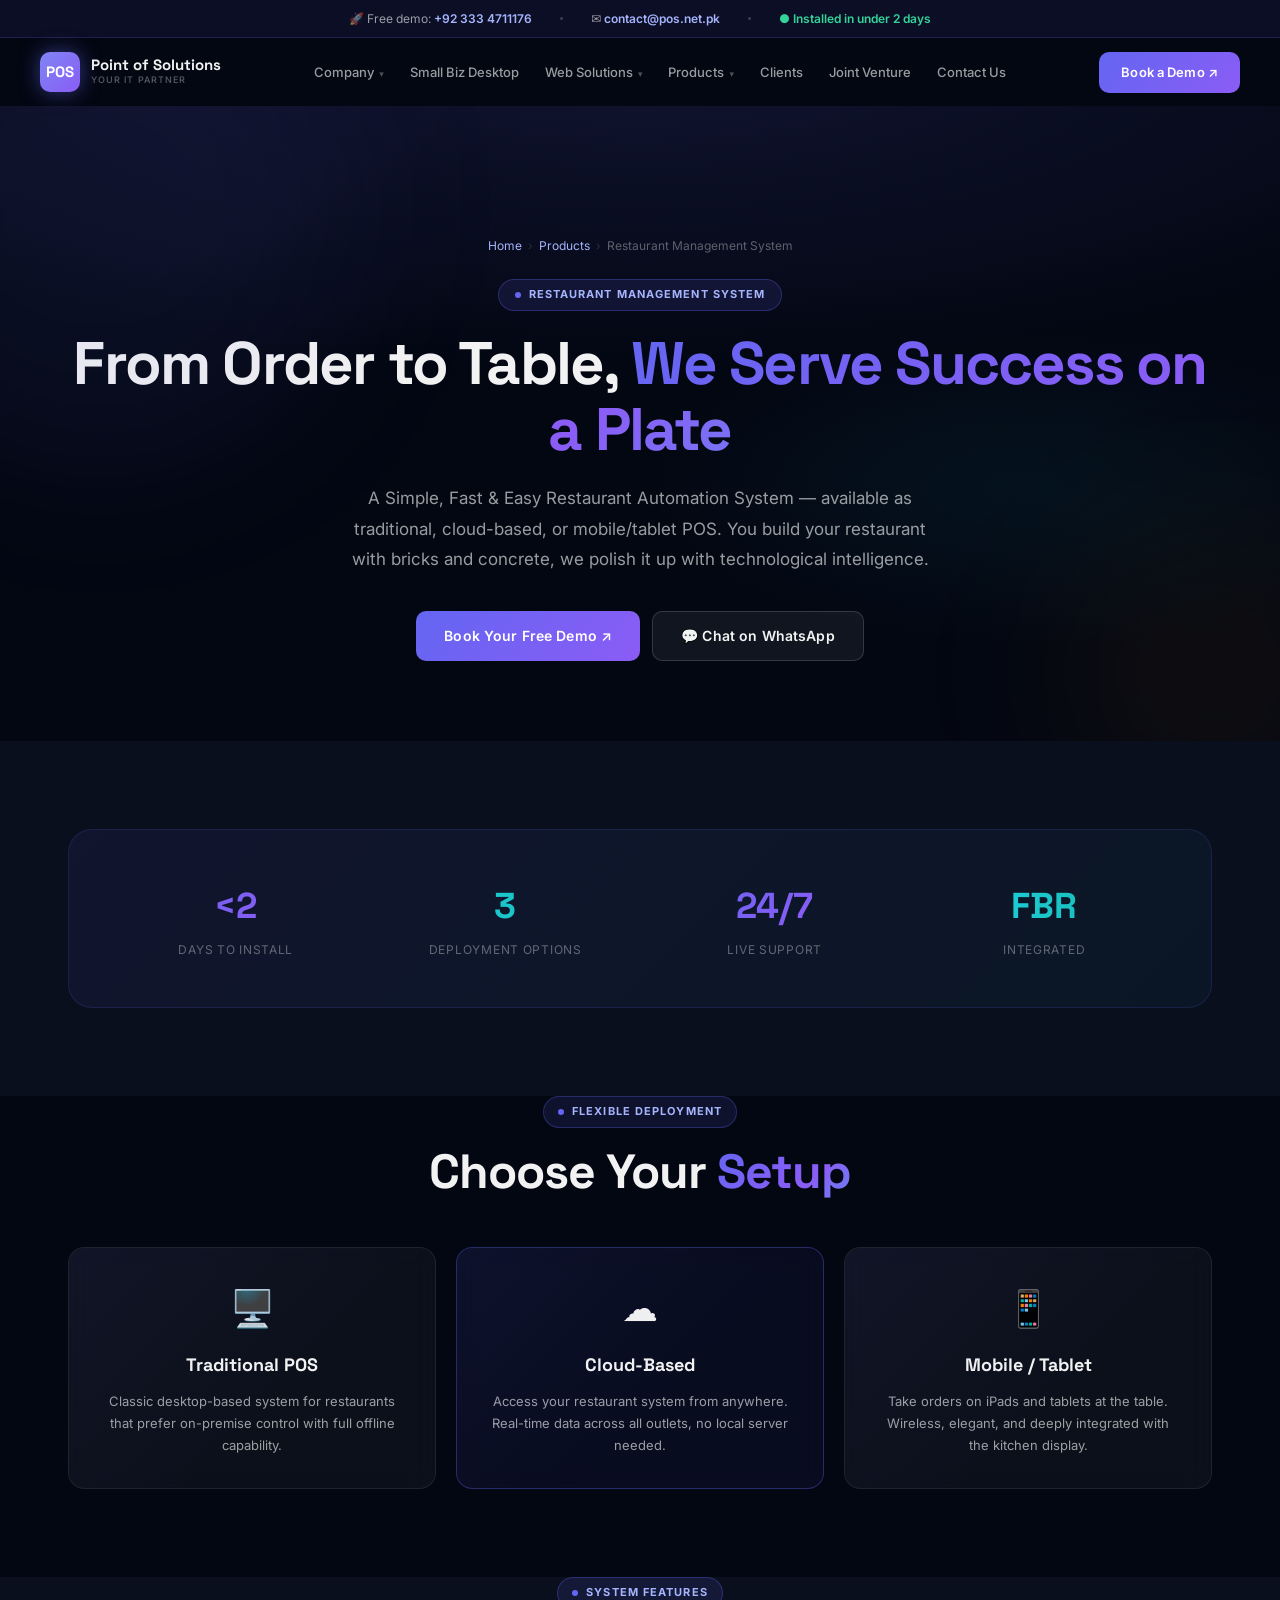
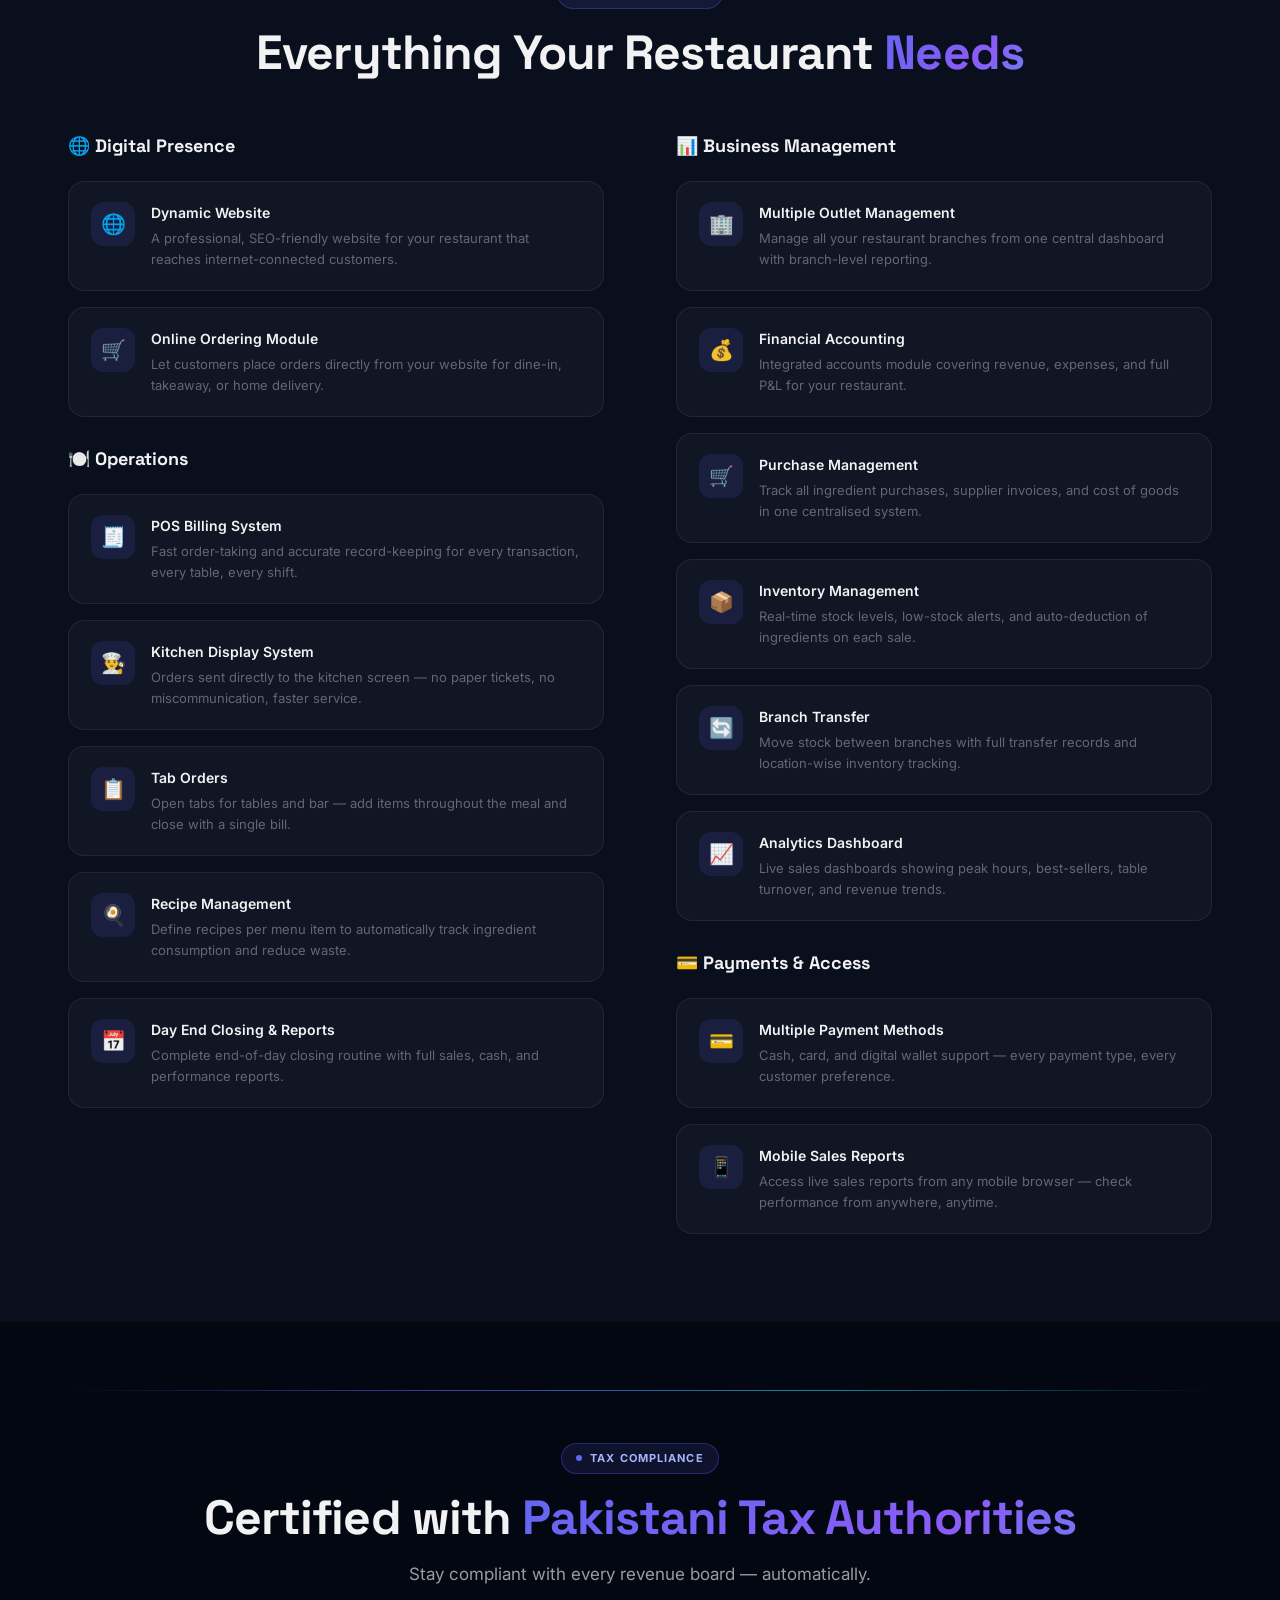
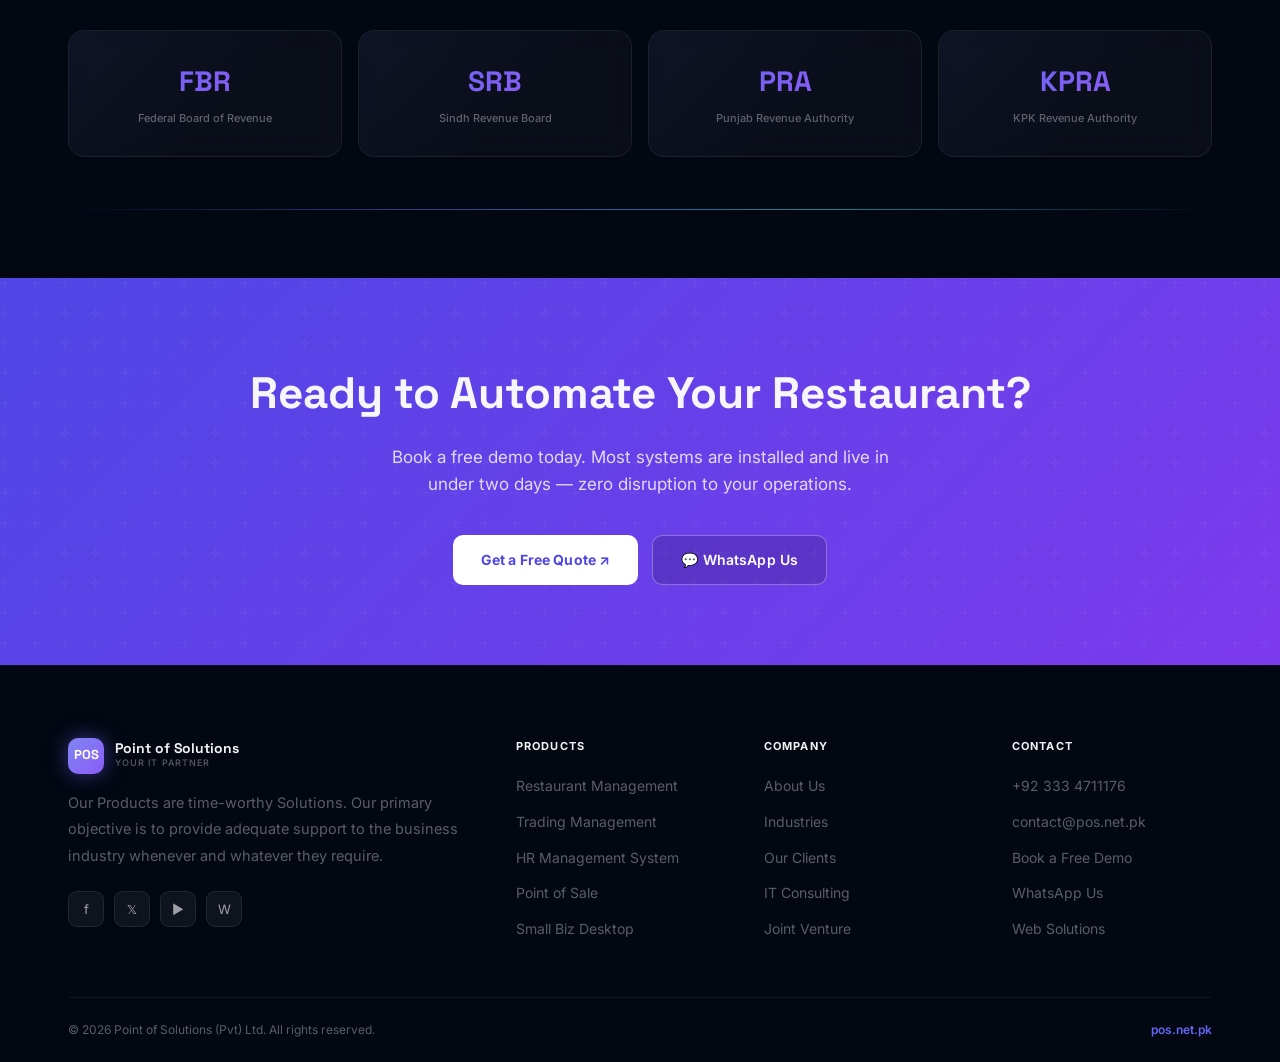
<file: restaurant-management-system.html>
<!DOCTYPE html>
<html lang="en">
<head>
<meta charset="UTF-8">
<meta name="viewport" content="width=device-width, initial-scale=1.0">
<title>Restaurant Management System — Point of Solutions</title>
<link href="https://fonts.googleapis.com/css2?family=Inter:wght@300;400;500;600;700;800;900&family=Space+Grotesk:wght@400;500;600;700&display=swap" rel="stylesheet">
<link rel="stylesheet" href="css/base.css">
<link rel="stylesheet" href="css/animations.css">
<link rel="stylesheet" href="css/components.css">
<link rel="stylesheet" href="css/sections.css">
<link rel="stylesheet" href="css/responsive.css">
<link rel="stylesheet" href="css/pages.css">
</head>
<body>

<div class="topbar">
  <span>🚀 Free demo: <a href="tel:+923334711176">+92 333 4711176</a></span>
  <span class="topbar-dot"></span>
  <span>✉ <a href="mailto:contact@pos.net.pk">contact@pos.net.pk</a></span>
  <span class="topbar-dot"></span>
  <span style="color:#34D399;font-weight:600;">● Installed in under 2 days</span>
</div>

<nav id="mainNav">
  <div class="nav-inner">
    <a href="index.html" class="logo-wrap">
      <div class="logo-mark"><span>POS</span></div>
      <div class="logo-text"><span class="logo-main">Point of Solutions</span><span class="logo-sub">Your IT Partner</span></div>
    </a>
    <ul class="nav-links">
      <li class="has-dropdown"><a href="about.html">Company <span class="dropdown-arrow">▾</span></a><ul class="dropdown"><li><a href="about.html">About Us</a></li><li><a href="index.html#industries">Industries</a></li></ul></li>
      <li><a href="small-biz-desktop.html">Small Biz Desktop</a></li>
      <li class="has-dropdown"><a href="web-solutions.html">Web Solutions <span class="dropdown-arrow">▾</span></a><ul class="dropdown"><li><a href="web-solutions.html">ERP Services &amp; Solutions</a></li><li><a href="erp-integration.html">ERP Integration</a></li><li><a href="it-consulting.html">IT Consulting</a></li></ul></li>
      <li class="has-dropdown"><a href="index.html#products">Products <span class="dropdown-arrow">▾</span></a><ul class="dropdown"><li><a href="restaurant-management-system.html">Restaurant Management System</a></li><li><a href="trading-management-system.html">Trading Management System</a></li><li><a href="hr-management-system.html">Human Resource Management System</a></li><li><a href="point-of-sale.html">Point of Sale</a></li></ul></li>
      <li><a href="clients.html">Clients</a></li>
      <li><a href="joint-venture.html">Joint Venture</a></li>
      <li><a href="contact.html">Contact Us</a></li>
    </ul>
    <div class="nav-actions">

      <a href="contact.html" class="btn btn-primary" style="padding:10px 22px;font-size:13px;">Book a Demo ↗</a>
    </div>
  </div>
</nav>

<!-- PAGE HERO -->
<div class="page-hero">
  <div class="orb" style="width:500px;height:500px;background:rgba(99,102,241,.08);top:-150px;left:-150px;animation-duration:10s;"></div>
  <div class="orb" style="width:300px;height:300px;background:rgba(245,158,11,.05);bottom:-80px;right:-80px;animation:floatR 9s ease-in-out infinite;"></div>
  <div class="container">
    <div class="breadcrumb">
      <a href="index.html">Home</a><span class="breadcrumb-sep">›</span>
      <a href="index.html#products">Products</a><span class="breadcrumb-sep">›</span>
      <span>Restaurant Management System</span>
    </div>
    <div class="page-hero-label"><span class="label-dot"></span>Restaurant Management System</div>
    <h1>From Order to Table, <span class="grad-text">We Serve Success on a Plate</span></h1>
    <p class="page-hero-sub">A Simple, Fast &amp; Easy Restaurant Automation System — available as traditional, cloud-based, or mobile/tablet POS. You build your restaurant with bricks and concrete, we polish it up with technological intelligence.</p>
    <div style="display:flex;gap:12px;justify-content:center;flex-wrap:wrap;">
      <a href="contact.html" class="btn btn-primary">Book Your Free Demo ↗</a>
      <a href="https://wa.me/923334711176" class="btn btn-ghost" target="_blank">💬 Chat on WhatsApp</a>
    </div>
  </div>
</div>

<!-- QUICK STATS -->
<div class="content-section" style="background:var(--bg2);">
  <div class="container">
    <div class="stat-band reveal">
      <div class="stat-band-item"><strong class="grad-text">&lt;2</strong><span>Days to Install</span></div>
      <div class="stat-band-item"><strong class="grad-text-2">3</strong><span>Deployment Options</span></div>
      <div class="stat-band-item"><strong class="grad-text">24/7</strong><span>Live Support</span></div>
      <div class="stat-band-item"><strong class="grad-text-2">FBR</strong><span>Integrated</span></div>
    </div>
  </div>
</div>

<!-- DEPLOYMENT OPTIONS -->
<div class="content-section">
  <div class="container">
    <div style="text-align:center;margin-bottom:48px;" class="reveal">
      <div class="section-label" style="margin:0 auto 16px;"><span class="label-dot"></span>Flexible Deployment</div>
      <h2 class="section-title">Choose Your <span class="grad-text">Setup</span></h2>
    </div>
    <div style="display:grid;grid-template-columns:repeat(3,1fr);gap:20px;" class="reveal">
      <div class="glass" style="padding:32px;text-align:center;">
        <div style="font-size:36px;margin-bottom:14px;">🖥️</div>
        <h3 style="font-family:'Space Grotesk',sans-serif;font-size:18px;font-weight:700;margin-bottom:10px;">Traditional POS</h3>
        <p style="font-size:13px;color:var(--t2);line-height:1.7;">Classic desktop-based system for restaurants that prefer on-premise control with full offline capability.</p>
      </div>
      <div class="glass" style="padding:32px;text-align:center;border-color:rgba(99,102,241,.35);background:rgba(99,102,241,.06);">
        <div style="font-size:36px;margin-bottom:14px;">☁️</div>
        <h3 style="font-family:'Space Grotesk',sans-serif;font-size:18px;font-weight:700;margin-bottom:10px;">Cloud-Based</h3>
        <p style="font-size:13px;color:var(--t2);line-height:1.7;">Access your restaurant system from anywhere. Real-time data across all outlets, no local server needed.</p>
      </div>
      <div class="glass" style="padding:32px;text-align:center;">
        <div style="font-size:36px;margin-bottom:14px;">📱</div>
        <h3 style="font-family:'Space Grotesk',sans-serif;font-size:18px;font-weight:700;margin-bottom:10px;">Mobile / Tablet</h3>
        <p style="font-size:13px;color:var(--t2);line-height:1.7;">Take orders on iPads and tablets at the table. Wireless, elegant, and deeply integrated with the kitchen display.</p>
      </div>
    </div>
  </div>
</div>

<!-- CORE FEATURES -->
<div class="content-section" style="background:var(--bg2);">
  <div class="container">
    <div style="text-align:center;margin-bottom:52px;" class="reveal">
      <div class="section-label" style="margin:0 auto 16px;"><span class="label-dot"></span>System Features</div>
      <h2 class="section-title">Everything Your Restaurant <span class="grad-text">Needs</span></h2>
    </div>
    <div class="two-col">
      <div class="reveal-l">
        <h3 style="font-family:'Space Grotesk',sans-serif;font-size:18px;font-weight:700;margin-bottom:20px;color:var(--t1);">🌐 Digital Presence</h3>
        <div class="feature-list">
          <div class="feature-item"><div class="fi-icon">🌐</div><div><div class="fi-title">Dynamic Website</div><div class="fi-desc">A professional, SEO-friendly website for your restaurant that reaches internet-connected customers.</div></div></div>
          <div class="feature-item"><div class="fi-icon">🛒</div><div><div class="fi-title">Online Ordering Module</div><div class="fi-desc">Let customers place orders directly from your website for dine-in, takeaway, or home delivery.</div></div></div>
        </div>
        <h3 style="font-family:'Space Grotesk',sans-serif;font-size:18px;font-weight:700;margin:28px 0 20px;color:var(--t1);">🍽️ Operations</h3>
        <div class="feature-list">
          <div class="feature-item"><div class="fi-icon">🧾</div><div><div class="fi-title">POS Billing System</div><div class="fi-desc">Fast order-taking and accurate record-keeping for every transaction, every table, every shift.</div></div></div>
          <div class="feature-item"><div class="fi-icon">👨‍🍳</div><div><div class="fi-title">Kitchen Display System</div><div class="fi-desc">Orders sent directly to the kitchen screen — no paper tickets, no miscommunication, faster service.</div></div></div>
          <div class="feature-item"><div class="fi-icon">📋</div><div><div class="fi-title">Tab Orders</div><div class="fi-desc">Open tabs for tables and bar — add items throughout the meal and close with a single bill.</div></div></div>
          <div class="feature-item"><div class="fi-icon">🍳</div><div><div class="fi-title">Recipe Management</div><div class="fi-desc">Define recipes per menu item to automatically track ingredient consumption and reduce waste.</div></div></div>
          <div class="feature-item"><div class="fi-icon">📅</div><div><div class="fi-title">Day End Closing &amp; Reports</div><div class="fi-desc">Complete end-of-day closing routine with full sales, cash, and performance reports.</div></div></div>
        </div>
      </div>
      <div class="reveal-r">
        <h3 style="font-family:'Space Grotesk',sans-serif;font-size:18px;font-weight:700;margin-bottom:20px;color:var(--t1);">📊 Business Management</h3>
        <div class="feature-list">
          <div class="feature-item"><div class="fi-icon">🏢</div><div><div class="fi-title">Multiple Outlet Management</div><div class="fi-desc">Manage all your restaurant branches from one central dashboard with branch-level reporting.</div></div></div>
          <div class="feature-item"><div class="fi-icon">💰</div><div><div class="fi-title">Financial Accounting</div><div class="fi-desc">Integrated accounts module covering revenue, expenses, and full P&amp;L for your restaurant.</div></div></div>
          <div class="feature-item"><div class="fi-icon">🛒</div><div><div class="fi-title">Purchase Management</div><div class="fi-desc">Track all ingredient purchases, supplier invoices, and cost of goods in one centralised system.</div></div></div>
          <div class="feature-item"><div class="fi-icon">📦</div><div><div class="fi-title">Inventory Management</div><div class="fi-desc">Real-time stock levels, low-stock alerts, and auto-deduction of ingredients on each sale.</div></div></div>
          <div class="feature-item"><div class="fi-icon">🔄</div><div><div class="fi-title">Branch Transfer</div><div class="fi-desc">Move stock between branches with full transfer records and location-wise inventory tracking.</div></div></div>
          <div class="feature-item"><div class="fi-icon">📈</div><div><div class="fi-title">Analytics Dashboard</div><div class="fi-desc">Live sales dashboards showing peak hours, best-sellers, table turnover, and revenue trends.</div></div></div>
        </div>
        <h3 style="font-family:'Space Grotesk',sans-serif;font-size:18px;font-weight:700;margin:28px 0 20px;color:var(--t1);">💳 Payments &amp; Access</h3>
        <div class="feature-list">
          <div class="feature-item"><div class="fi-icon">💳</div><div><div class="fi-title">Multiple Payment Methods</div><div class="fi-desc">Cash, card, and digital wallet support — every payment type, every customer preference.</div></div></div>
          <div class="feature-item"><div class="fi-icon">📱</div><div><div class="fi-title">Mobile Sales Reports</div><div class="fi-desc">Access live sales reports from any mobile browser — check performance from anywhere, anytime.</div></div></div>
        </div>
      </div>
    </div>
  </div>
</div>

<!-- TAX -->
<div class="section-sm tax-section" style="position:relative;z-index:1;">
  <div class="container" style="text-align:center;">
    <span class="glow-line" style="margin-bottom:52px;display:block;"></span>
    <div class="section-label reveal" style="margin:0 auto 16px;"><span class="label-dot"></span>Tax Compliance</div>
    <h2 class="section-title reveal">Certified with <span class="grad-text">Pakistani Tax Authorities</span></h2>
    <p class="section-sub reveal" style="margin:14px auto 24px;">Stay compliant with every revenue board — automatically.</p>
    <div class="tax-grid">
      <div class="tax-card glass reveal delay-1"><span class="tax-abbr grad-text">FBR</span><div class="tax-full">Federal Board of Revenue</div></div>
      <div class="tax-card glass reveal delay-2"><span class="tax-abbr grad-text">SRB</span><div class="tax-full">Sindh Revenue Board</div></div>
      <div class="tax-card glass reveal delay-3"><span class="tax-abbr grad-text">PRA</span><div class="tax-full">Punjab Revenue Authority</div></div>
      <div class="tax-card glass reveal delay-4"><span class="tax-abbr grad-text">KPRA</span><div class="tax-full">KPK Revenue Authority</div></div>
    </div>
    <span class="glow-line" style="margin-top:52px;display:block;"></span>
  </div>
</div>

<!-- CTA -->
<div class="cta-band" style="position:relative;z-index:1;">
  <div class="container reveal">
    <h2>Ready to Automate Your Restaurant?</h2>
    <p>Book a free demo today. Most systems are installed and live in under two days — zero disruption to your operations.</p>
    <div class="cta-btns">
      <a href="contact.html" class="btn btn-white">Get a Free Quote ↗</a>
      <a href="https://wa.me/923334711176" class="btn" style="background:rgba(0,0,0,.15);color:#fff;border:1px solid rgba(255,255,255,.3);" target="_blank">💬 WhatsApp Us</a>
    </div>
  </div>
</div>

<!-- FOOTER -->
<footer style="position:relative;z-index:1;">
  <div class="container">
    <div class="footer-grid">
      <div>
        <a href="index.html" class="logo-wrap" style="display:flex;margin-bottom:0;">
          <div class="logo-mark" style="width:36px;height:36px;"><span style="font-size:13px;">POS</span></div>
          <div class="logo-text"><span class="logo-main" style="font-size:14px;">Point of Solutions</span><span class="logo-sub">Your IT Partner</span></div>
        </a>
        <p class="footer-desc">Our Products are time-worthy Solutions. Our primary objective is to provide adequate support to the business industry whenever and whatever they require.</p>
        <div class="socials" style="margin-top:22px;"><a href="#" class="social">f</a><a href="#" class="social">𝕏</a><a href="#" class="social">▶</a><a href="https://wa.me/923334711176" class="social" target="_blank">W</a></div>
      </div>
      <div>
        <div class="footer-title">Products</div>
        <ul class="footer-links">
          <li><a href="restaurant-management-system.html">Restaurant Management</a></li>
          <li><a href="trading-management-system.html">Trading Management</a></li>
          <li><a href="hr-management-system.html">HR Management System</a></li>
          <li><a href="point-of-sale.html">Point of Sale</a></li>
          <li><a href="small-biz-desktop.html">Small Biz Desktop</a></li>
        </ul>
      </div>
      <div>
        <div class="footer-title">Company</div>
        <ul class="footer-links">
          <li><a href="about.html">About Us</a></li>
          <li><a href="index.html#industries">Industries</a></li>
          <li><a href="clients.html">Our Clients</a></li>
          <li><a href="it-consulting.html">IT Consulting</a></li>
          <li><a href="joint-venture.html">Joint Venture</a></li>
        </ul>
      </div>
      <div>
        <div class="footer-title">Contact</div>
        <ul class="footer-links">
          <li><a href="tel:+923334711176">+92 333 4711176</a></li>
          <li><a href="mailto:contact@pos.net.pk">contact@pos.net.pk</a></li>
          <li><a href="contact.html">Book a Free Demo</a></li>
          <li><a href="https://wa.me/923334711176" target="_blank">WhatsApp Us</a></li>
          <li><a href="web-solutions.html">Web Solutions</a></li>
        </ul>
      </div>
    </div>
    <div class="footer-bottom">
      <span>© 2026 Point of Solutions (Pvt) Ltd. All rights reserved.</span>
      <span style="color:#6366F1;font-weight:600;">pos.net.pk</span>
    </div>
  </div>
</footer>

<script src="js/nav.js"></script>
<script src="js/reveal.js"></script>
</body>
</html>
</file>
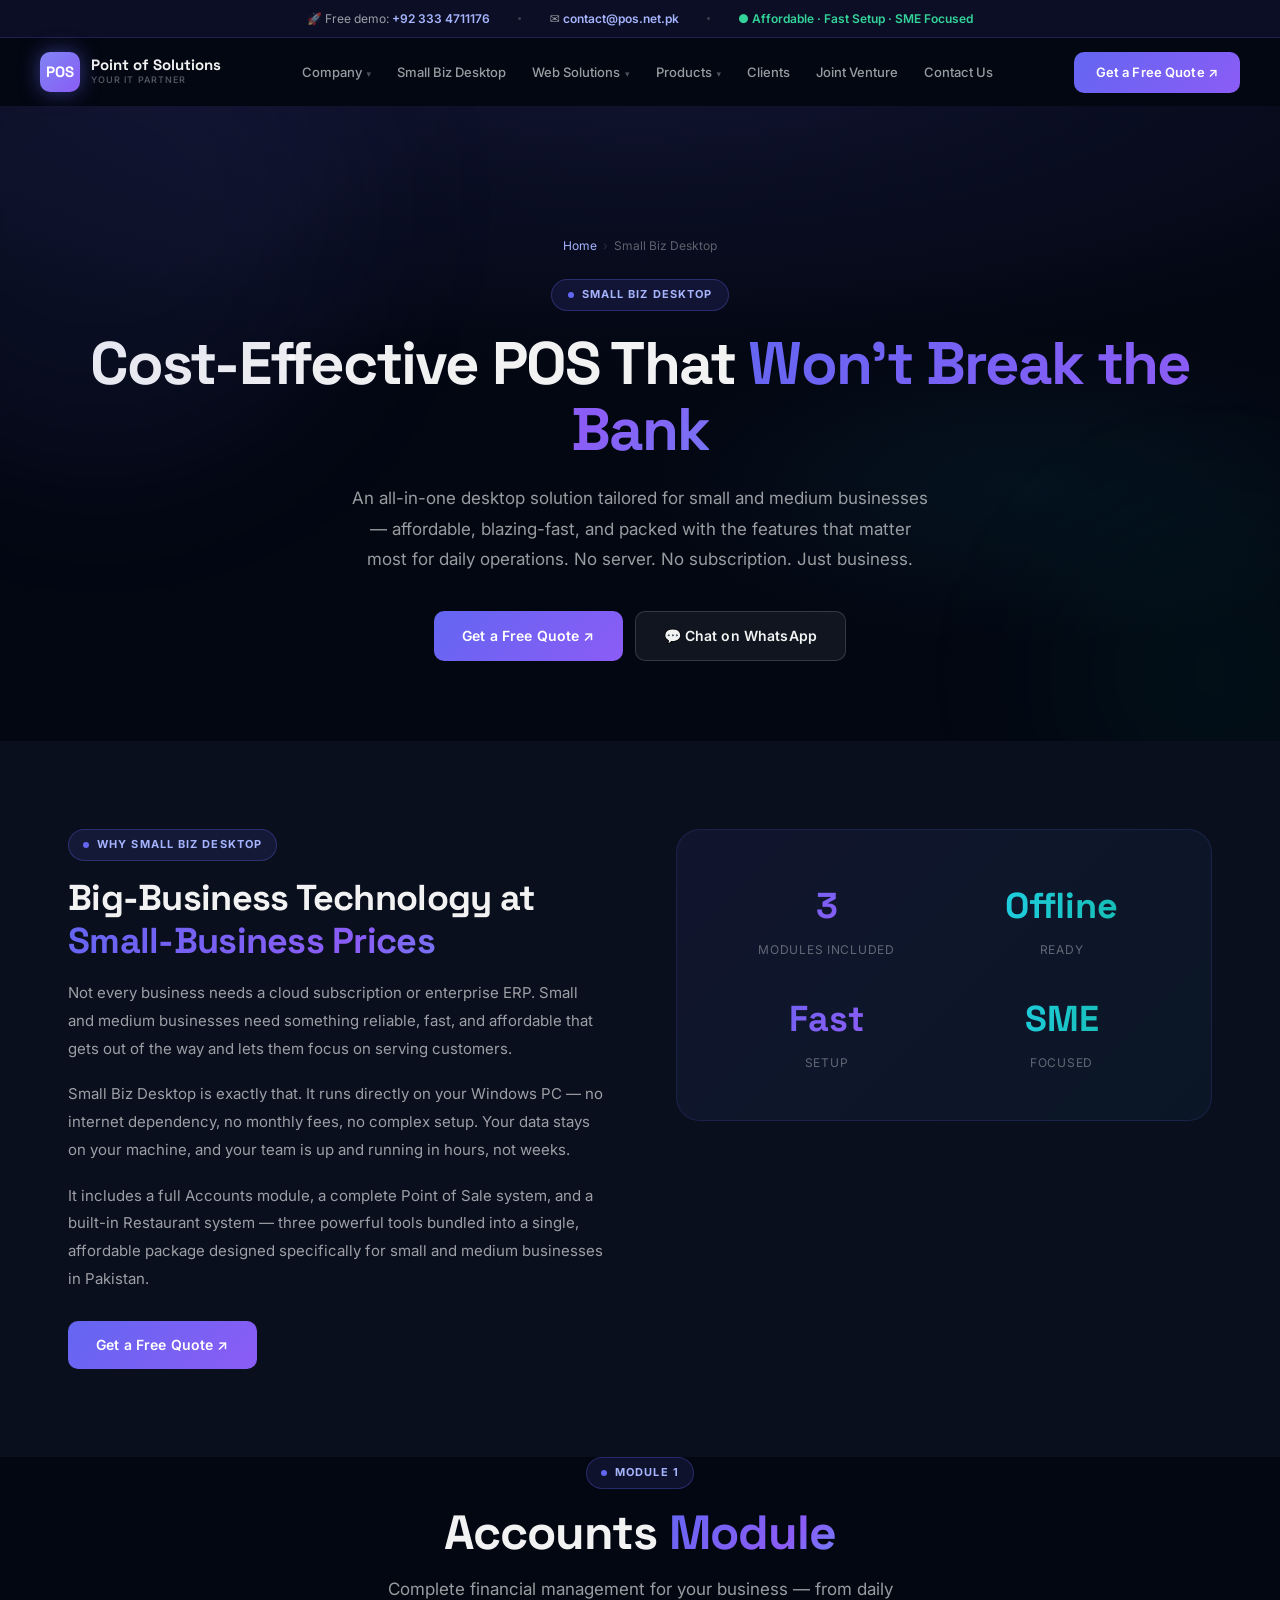
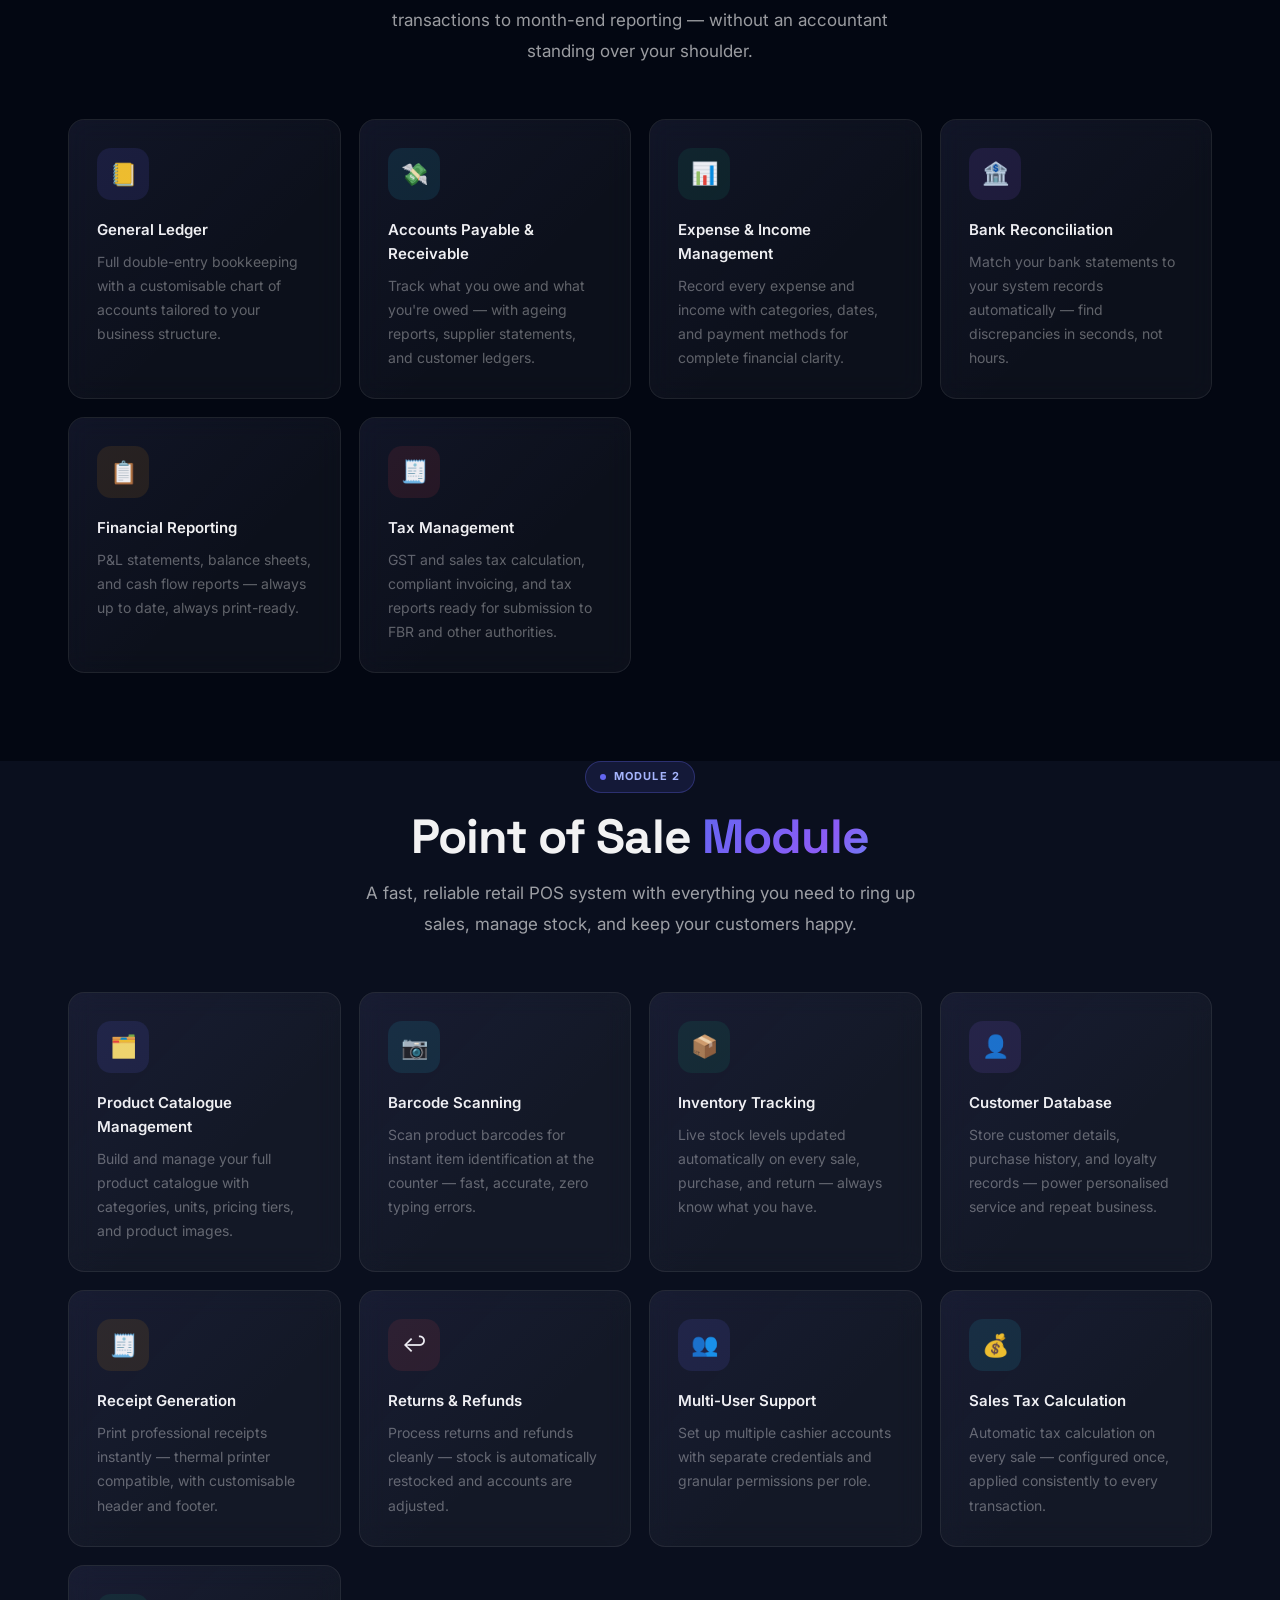
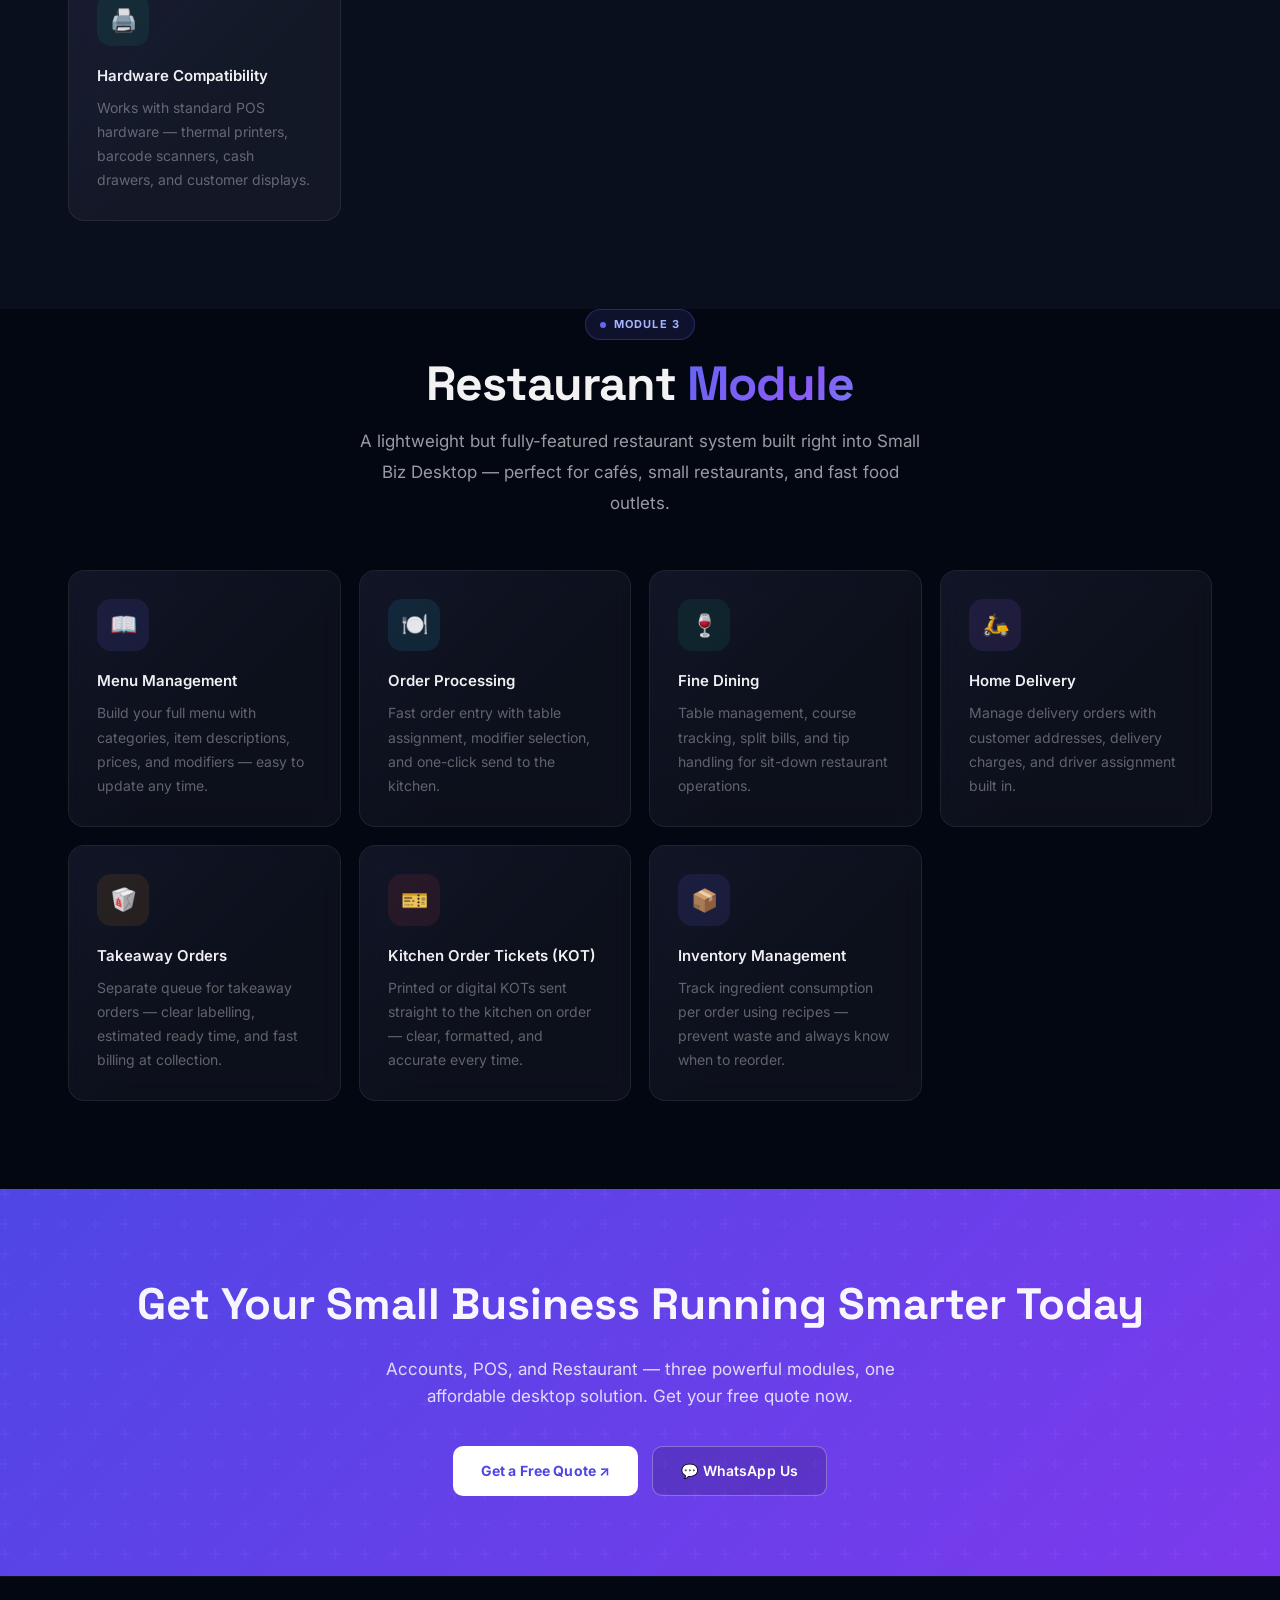
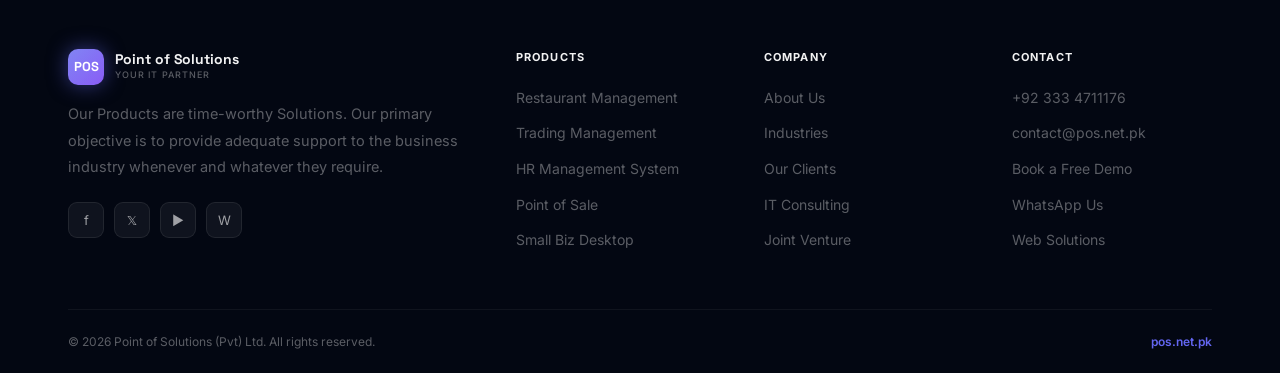
<file: small-biz-desktop.html>
<!DOCTYPE html>
<html lang="en">
<head>
<meta charset="UTF-8">
<meta name="viewport" content="width=device-width, initial-scale=1.0">
<title>Small Biz Desktop — Point of Solutions</title>
<link href="https://fonts.googleapis.com/css2?family=Inter:wght@300;400;500;600;700;800;900&family=Space+Grotesk:wght@400;500;600;700&display=swap" rel="stylesheet">
<link rel="stylesheet" href="css/base.css">
<link rel="stylesheet" href="css/animations.css">
<link rel="stylesheet" href="css/components.css">
<link rel="stylesheet" href="css/sections.css">
<link rel="stylesheet" href="css/responsive.css">
<link rel="stylesheet" href="css/pages.css">
</head>
<body>

<div class="topbar">
  <span>🚀 Free demo: <a href="tel:+923334711176">+92 333 4711176</a></span>
  <span class="topbar-dot"></span>
  <span>✉ <a href="mailto:contact@pos.net.pk">contact@pos.net.pk</a></span>
  <span class="topbar-dot"></span>
  <span style="color:#34D399;font-weight:600;">● Affordable · Fast Setup · SME Focused</span>
</div>

<nav id="mainNav">
  <div class="nav-inner">
    <a href="index.html" class="logo-wrap">
      <div class="logo-mark"><span>POS</span></div>
      <div class="logo-text"><span class="logo-main">Point of Solutions</span><span class="logo-sub">Your IT Partner</span></div>
    </a>
    <ul class="nav-links">
      <li class="has-dropdown"><a href="about.html">Company <span class="dropdown-arrow">▾</span></a><ul class="dropdown"><li><a href="about.html">About Us</a></li><li><a href="index.html#industries">Industries</a></li></ul></li>
      <li><a href="small-biz-desktop.html">Small Biz Desktop</a></li>
      <li class="has-dropdown"><a href="web-solutions.html">Web Solutions <span class="dropdown-arrow">▾</span></a><ul class="dropdown"><li><a href="web-solutions.html">ERP Services &amp; Solutions</a></li><li><a href="erp-integration.html">ERP Integration</a></li><li><a href="it-consulting.html">IT Consulting</a></li></ul></li>
      <li class="has-dropdown"><a href="index.html#products">Products <span class="dropdown-arrow">▾</span></a><ul class="dropdown"><li><a href="restaurant-management-system.html">Restaurant Management System</a></li><li><a href="trading-management-system.html">Trading Management System</a></li><li><a href="hr-management-system.html">Human Resource Management System</a></li><li><a href="point-of-sale.html">Point of Sale</a></li></ul></li>
      <li><a href="clients.html">Clients</a></li>
      <li><a href="joint-venture.html">Joint Venture</a></li>
      <li><a href="contact.html">Contact Us</a></li>
    </ul>
    <div class="nav-actions">

      <a href="contact.html" class="btn btn-primary" style="padding:10px 22px;font-size:13px;">Get a Free Quote ↗</a>
    </div>
  </div>
</nav>

<!-- PAGE HERO -->
<div class="page-hero">
  <div class="orb" style="width:500px;height:500px;background:rgba(99,102,241,.08);top:-150px;left:-150px;animation-duration:10s;"></div>
  <div class="orb" style="width:300px;height:300px;background:rgba(16,185,129,.05);bottom:-80px;right:-80px;animation:floatR 9s ease-in-out infinite;"></div>
  <div class="container">
    <div class="breadcrumb">
      <a href="index.html">Home</a><span class="breadcrumb-sep">›</span>
      <span>Small Biz Desktop</span>
    </div>
    <div class="page-hero-label"><span class="label-dot"></span>Small Biz Desktop</div>
    <h1>Cost-Effective POS That <span class="grad-text">Won't Break the Bank</span></h1>
    <p class="page-hero-sub">An all-in-one desktop solution tailored for small and medium businesses — affordable, blazing-fast, and packed with the features that matter most for daily operations. No server. No subscription. Just business.</p>
    <div style="display:flex;gap:12px;justify-content:center;flex-wrap:wrap;">
      <a href="contact.html" class="btn btn-primary">Get a Free Quote ↗</a>
      <a href="https://wa.me/923334711176" class="btn btn-ghost" target="_blank">💬 Chat on WhatsApp</a>
    </div>
  </div>
</div>

<!-- WHY SMALL BIZ DESKTOP -->
<div class="content-section" style="background:var(--bg2);">
  <div class="container">
    <div class="two-col">
      <div class="reveal-l prose">
        <div class="section-label"><span class="label-dot"></span>Why Small Biz Desktop</div>
        <h2 class="section-title">Big-Business Technology at <span class="grad-text">Small-Business Prices</span></h2>
        <p>Not every business needs a cloud subscription or enterprise ERP. Small and medium businesses need something reliable, fast, and affordable that gets out of the way and lets them focus on serving customers.</p>
        <p>Small Biz Desktop is exactly that. It runs directly on your Windows PC — no internet dependency, no monthly fees, no complex setup. Your data stays on your machine, and your team is up and running in hours, not weeks.</p>
        <p>It includes a full Accounts module, a complete Point of Sale system, and a built-in Restaurant system — three powerful tools bundled into a single, affordable package designed specifically for small and medium businesses in Pakistan.</p>
        <div style="margin-top:28px;display:flex;gap:12px;flex-wrap:wrap;">
          <a href="contact.html" class="btn btn-primary">Get a Free Quote ↗</a>
        </div>
      </div>
      <div class="reveal-r">
        <div class="stat-band" style="grid-template-columns:1fr 1fr;">
          <div class="stat-band-item"><strong class="grad-text">3</strong><span>Modules Included</span></div>
          <div class="stat-band-item"><strong class="grad-text-2">Offline</strong><span>Ready</span></div>
          <div class="stat-band-item"><strong class="grad-text">Fast</strong><span>Setup</span></div>
          <div class="stat-band-item"><strong class="grad-text-2">SME</strong><span>Focused</span></div>
        </div>
      </div>
    </div>
  </div>
</div>

<!-- MODULE 1: ACCOUNTS -->
<div class="content-section">
  <div class="container">
    <div style="text-align:center;margin-bottom:52px;" class="reveal">
      <div class="section-label" style="margin:0 auto 16px;"><span class="label-dot"></span>Module 1</div>
      <h2 class="section-title">Accounts <span class="grad-text">Module</span></h2>
      <p class="section-sub" style="margin:14px auto 0;">Complete financial management for your business — from daily transactions to month-end reporting — without an accountant standing over your shoulder.</p>
    </div>
    <div style="display:grid;grid-template-columns:repeat(auto-fill,minmax(260px,1fr));gap:18px;">
      <div class="glass glass-hover feat-card reveal delay-1"><div class="feat-icon-wrap" style="background:rgba(99,102,241,.12);">📒</div><div class="feat-title">General Ledger</div><div class="feat-desc">Full double-entry bookkeeping with a customisable chart of accounts tailored to your business structure.</div></div>
      <div class="glass glass-hover feat-card reveal delay-2"><div class="feat-icon-wrap" style="background:rgba(34,211,238,.1);">💸</div><div class="feat-title">Accounts Payable &amp; Receivable</div><div class="feat-desc">Track what you owe and what you're owed — with ageing reports, supplier statements, and customer ledgers.</div></div>
      <div class="glass glass-hover feat-card reveal delay-3"><div class="feat-icon-wrap" style="background:rgba(16,185,129,.1);">📊</div><div class="feat-title">Expense &amp; Income Management</div><div class="feat-desc">Record every expense and income with categories, dates, and payment methods for complete financial clarity.</div></div>
      <div class="glass glass-hover feat-card reveal delay-4"><div class="feat-icon-wrap" style="background:rgba(139,92,246,.12);">🏦</div><div class="feat-title">Bank Reconciliation</div><div class="feat-desc">Match your bank statements to your system records automatically — find discrepancies in seconds, not hours.</div></div>
      <div class="glass glass-hover feat-card reveal delay-1"><div class="feat-icon-wrap" style="background:rgba(245,158,11,.1);">📋</div><div class="feat-title">Financial Reporting</div><div class="feat-desc">P&amp;L statements, balance sheets, and cash flow reports — always up to date, always print-ready.</div></div>
      <div class="glass glass-hover feat-card reveal delay-2"><div class="feat-icon-wrap" style="background:rgba(239,68,68,.1);">🧾</div><div class="feat-title">Tax Management</div><div class="feat-desc">GST and sales tax calculation, compliant invoicing, and tax reports ready for submission to FBR and other authorities.</div></div>
    </div>
  </div>
</div>

<!-- MODULE 2: POS -->
<div class="content-section" style="background:var(--bg2);">
  <div class="container">
    <div style="text-align:center;margin-bottom:52px;" class="reveal">
      <div class="section-label" style="margin:0 auto 16px;"><span class="label-dot"></span>Module 2</div>
      <h2 class="section-title">Point of Sale <span class="grad-text">Module</span></h2>
      <p class="section-sub" style="margin:14px auto 0;">A fast, reliable retail POS system with everything you need to ring up sales, manage stock, and keep your customers happy.</p>
    </div>
    <div style="display:grid;grid-template-columns:repeat(auto-fill,minmax(260px,1fr));gap:18px;">
      <div class="glass glass-hover feat-card reveal delay-1"><div class="feat-icon-wrap" style="background:rgba(99,102,241,.12);">🗂️</div><div class="feat-title">Product Catalogue Management</div><div class="feat-desc">Build and manage your full product catalogue with categories, units, pricing tiers, and product images.</div></div>
      <div class="glass glass-hover feat-card reveal delay-2"><div class="feat-icon-wrap" style="background:rgba(34,211,238,.1);">📷</div><div class="feat-title">Barcode Scanning</div><div class="feat-desc">Scan product barcodes for instant item identification at the counter — fast, accurate, zero typing errors.</div></div>
      <div class="glass glass-hover feat-card reveal delay-3"><div class="feat-icon-wrap" style="background:rgba(16,185,129,.1);">📦</div><div class="feat-title">Inventory Tracking</div><div class="feat-desc">Live stock levels updated automatically on every sale, purchase, and return — always know what you have.</div></div>
      <div class="glass glass-hover feat-card reveal delay-4"><div class="feat-icon-wrap" style="background:rgba(139,92,246,.12);">👤</div><div class="feat-title">Customer Database</div><div class="feat-desc">Store customer details, purchase history, and loyalty records — power personalised service and repeat business.</div></div>
      <div class="glass glass-hover feat-card reveal delay-1"><div class="feat-icon-wrap" style="background:rgba(245,158,11,.1);">🧾</div><div class="feat-title">Receipt Generation</div><div class="feat-desc">Print professional receipts instantly — thermal printer compatible, with customisable header and footer.</div></div>
      <div class="glass glass-hover feat-card reveal delay-2"><div class="feat-icon-wrap" style="background:rgba(239,68,68,.1);">↩️</div><div class="feat-title">Returns &amp; Refunds</div><div class="feat-desc">Process returns and refunds cleanly — stock is automatically restocked and accounts are adjusted.</div></div>
      <div class="glass glass-hover feat-card reveal delay-3"><div class="feat-icon-wrap" style="background:rgba(99,102,241,.12);">👥</div><div class="feat-title">Multi-User Support</div><div class="feat-desc">Set up multiple cashier accounts with separate credentials and granular permissions per role.</div></div>
      <div class="glass glass-hover feat-card reveal delay-4"><div class="feat-icon-wrap" style="background:rgba(34,211,238,.1);">💰</div><div class="feat-title">Sales Tax Calculation</div><div class="feat-desc">Automatic tax calculation on every sale — configured once, applied consistently to every transaction.</div></div>
      <div class="glass glass-hover feat-card reveal delay-1"><div class="feat-icon-wrap" style="background:rgba(16,185,129,.1);">🖨️</div><div class="feat-title">Hardware Compatibility</div><div class="feat-desc">Works with standard POS hardware — thermal printers, barcode scanners, cash drawers, and customer displays.</div></div>
    </div>
  </div>
</div>

<!-- MODULE 3: RESTAURANT -->
<div class="content-section">
  <div class="container">
    <div style="text-align:center;margin-bottom:52px;" class="reveal">
      <div class="section-label" style="margin:0 auto 16px;"><span class="label-dot"></span>Module 3</div>
      <h2 class="section-title">Restaurant <span class="grad-text">Module</span></h2>
      <p class="section-sub" style="margin:14px auto 0;">A lightweight but fully-featured restaurant system built right into Small Biz Desktop — perfect for cafés, small restaurants, and fast food outlets.</p>
    </div>
    <div style="display:grid;grid-template-columns:repeat(auto-fill,minmax(260px,1fr));gap:18px;">
      <div class="glass glass-hover feat-card reveal delay-1"><div class="feat-icon-wrap" style="background:rgba(99,102,241,.12);">📖</div><div class="feat-title">Menu Management</div><div class="feat-desc">Build your full menu with categories, item descriptions, prices, and modifiers — easy to update any time.</div></div>
      <div class="glass glass-hover feat-card reveal delay-2"><div class="feat-icon-wrap" style="background:rgba(34,211,238,.1);">🍽️</div><div class="feat-title">Order Processing</div><div class="feat-desc">Fast order entry with table assignment, modifier selection, and one-click send to the kitchen.</div></div>
      <div class="glass glass-hover feat-card reveal delay-3"><div class="feat-icon-wrap" style="background:rgba(16,185,129,.1);">🍷</div><div class="feat-title">Fine Dining</div><div class="feat-desc">Table management, course tracking, split bills, and tip handling for sit-down restaurant operations.</div></div>
      <div class="glass glass-hover feat-card reveal delay-4"><div class="feat-icon-wrap" style="background:rgba(139,92,246,.12);">🛵</div><div class="feat-title">Home Delivery</div><div class="feat-desc">Manage delivery orders with customer addresses, delivery charges, and driver assignment built in.</div></div>
      <div class="glass glass-hover feat-card reveal delay-1"><div class="feat-icon-wrap" style="background:rgba(245,158,11,.1);">🥡</div><div class="feat-title">Takeaway Orders</div><div class="feat-desc">Separate queue for takeaway orders — clear labelling, estimated ready time, and fast billing at collection.</div></div>
      <div class="glass glass-hover feat-card reveal delay-2"><div class="feat-icon-wrap" style="background:rgba(239,68,68,.1);">🎫</div><div class="feat-title">Kitchen Order Tickets (KOT)</div><div class="feat-desc">Printed or digital KOTs sent straight to the kitchen on order — clear, formatted, and accurate every time.</div></div>
      <div class="glass glass-hover feat-card reveal delay-3"><div class="feat-icon-wrap" style="background:rgba(99,102,241,.12);">📦</div><div class="feat-title">Inventory Management</div><div class="feat-desc">Track ingredient consumption per order using recipes — prevent waste and always know when to reorder.</div></div>
    </div>
  </div>
</div>

<!-- CTA -->
<div class="cta-band" style="position:relative;z-index:1;">
  <div class="container reveal">
    <h2>Get Your Small Business Running Smarter Today</h2>
    <p>Accounts, POS, and Restaurant — three powerful modules, one affordable desktop solution. Get your free quote now.</p>
    <div class="cta-btns">
      <a href="contact.html" class="btn btn-white">Get a Free Quote ↗</a>
      <a href="https://wa.me/923334711176" class="btn" style="background:rgba(0,0,0,.15);color:#fff;border:1px solid rgba(255,255,255,.3);" target="_blank">💬 WhatsApp Us</a>
    </div>
  </div>
</div>

<footer style="position:relative;z-index:1;">
  <div class="container">
    <div class="footer-grid">
      <div>
        <a href="index.html" class="logo-wrap" style="display:flex;margin-bottom:0;"><div class="logo-mark" style="width:36px;height:36px;"><span style="font-size:13px;">POS</span></div><div class="logo-text"><span class="logo-main" style="font-size:14px;">Point of Solutions</span><span class="logo-sub">Your IT Partner</span></div></a>
        <p class="footer-desc">Our Products are time-worthy Solutions. Our primary objective is to provide adequate support to the business industry whenever and whatever they require.</p>
        <div class="socials" style="margin-top:22px;"><a href="#" class="social">f</a><a href="#" class="social">𝕏</a><a href="#" class="social">▶</a><a href="https://wa.me/923334711176" class="social" target="_blank">W</a></div>
      </div>
      <div><div class="footer-title">Products</div><ul class="footer-links"><li><a href="restaurant-management-system.html">Restaurant Management</a></li><li><a href="trading-management-system.html">Trading Management</a></li><li><a href="hr-management-system.html">HR Management System</a></li><li><a href="point-of-sale.html">Point of Sale</a></li><li><a href="small-biz-desktop.html">Small Biz Desktop</a></li></ul></div>
      <div><div class="footer-title">Company</div><ul class="footer-links"><li><a href="about.html">About Us</a></li><li><a href="index.html#industries">Industries</a></li><li><a href="clients.html">Our Clients</a></li><li><a href="it-consulting.html">IT Consulting</a></li><li><a href="joint-venture.html">Joint Venture</a></li></ul></div>
      <div><div class="footer-title">Contact</div><ul class="footer-links"><li><a href="tel:+923334711176">+92 333 4711176</a></li><li><a href="mailto:contact@pos.net.pk">contact@pos.net.pk</a></li><li><a href="contact.html">Book a Free Demo</a></li><li><a href="https://wa.me/923334711176" target="_blank">WhatsApp Us</a></li><li><a href="web-solutions.html">Web Solutions</a></li></ul></div>
    </div>
    <div class="footer-bottom"><span>© 2026 Point of Solutions (Pvt) Ltd. All rights reserved.</span><span style="color:#6366F1;font-weight:600;">pos.net.pk</span></div>
  </div>
</footer>

<script src="js/nav.js"></script>
<script src="js/reveal.js"></script>
</body>
</html>
</file>
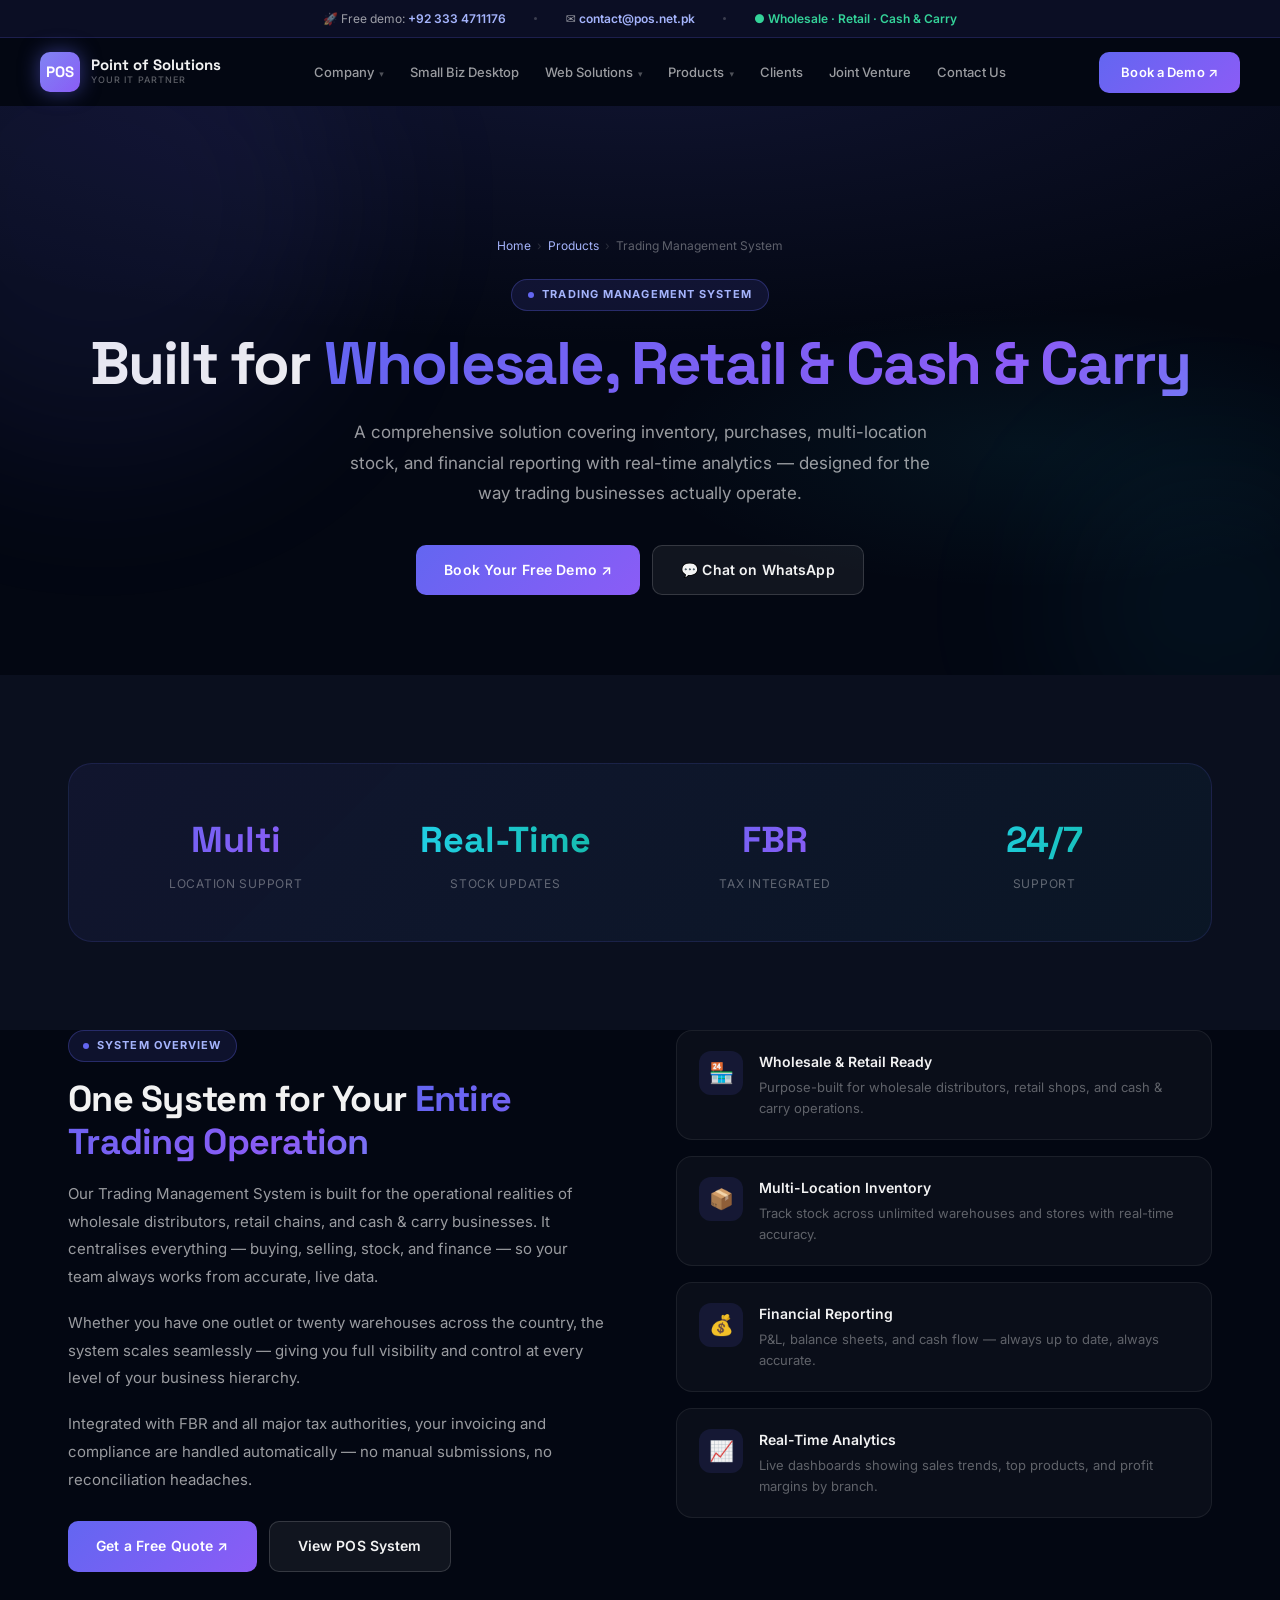
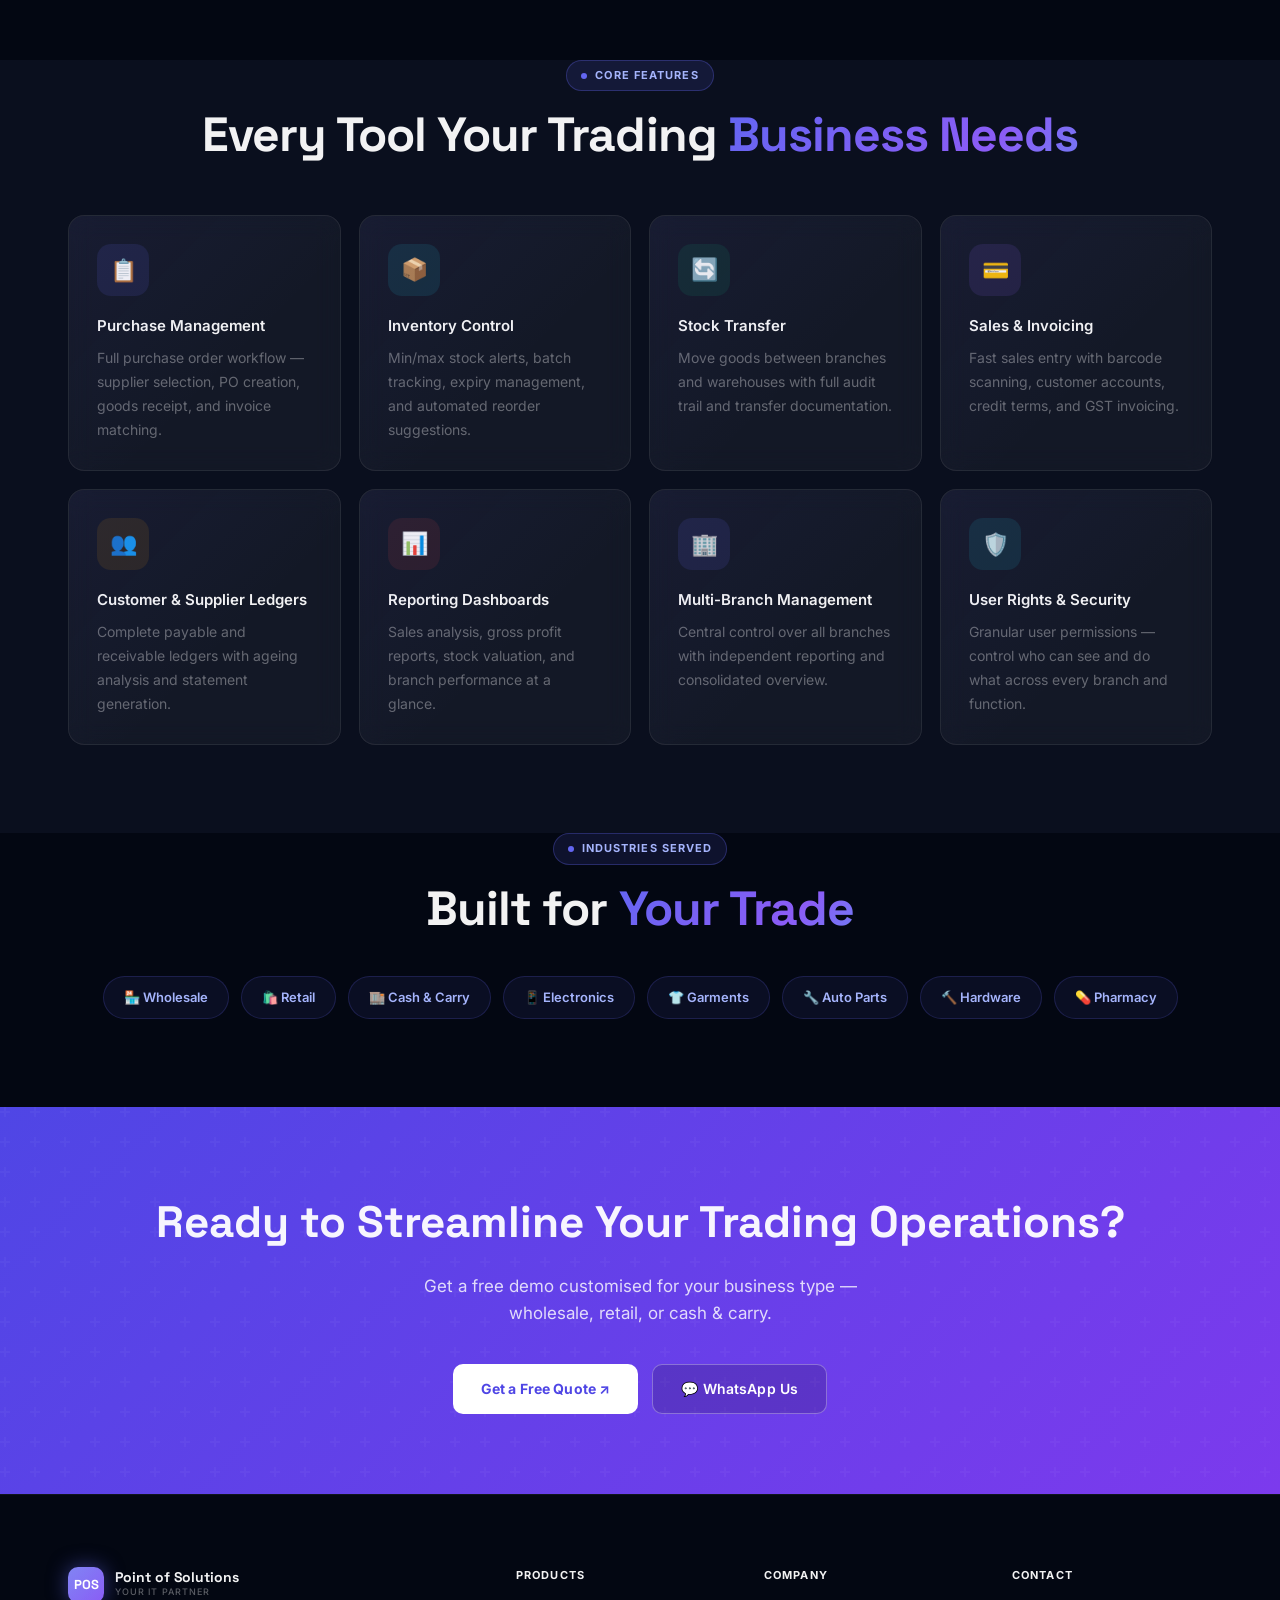
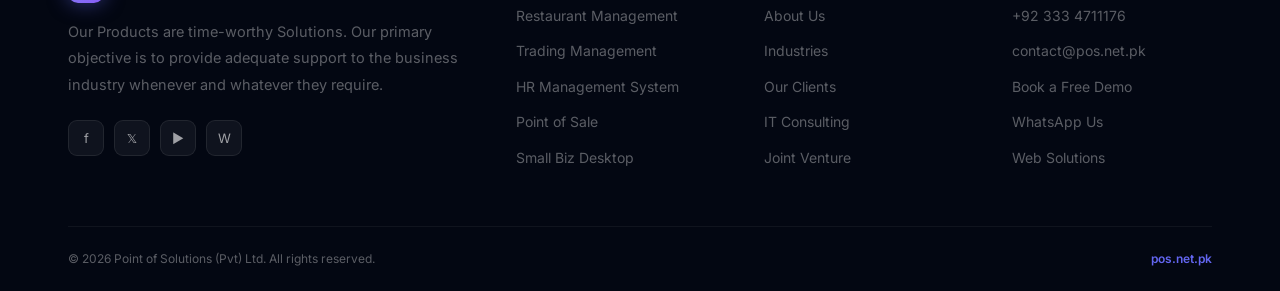
<file: trading-management-system.html>
<!DOCTYPE html>
<html lang="en">
<head>
<meta charset="UTF-8">
<meta name="viewport" content="width=device-width, initial-scale=1.0">
<title>Trading Management System — Point of Solutions</title>
<link href="https://fonts.googleapis.com/css2?family=Inter:wght@300;400;500;600;700;800;900&family=Space+Grotesk:wght@400;500;600;700&display=swap" rel="stylesheet">
<link rel="stylesheet" href="css/base.css">
<link rel="stylesheet" href="css/animations.css">
<link rel="stylesheet" href="css/components.css">
<link rel="stylesheet" href="css/sections.css">
<link rel="stylesheet" href="css/responsive.css">
<link rel="stylesheet" href="css/pages.css">
</head>
<body>

<div class="topbar">
  <span>🚀 Free demo: <a href="tel:+923334711176">+92 333 4711176</a></span>
  <span class="topbar-dot"></span>
  <span>✉ <a href="mailto:contact@pos.net.pk">contact@pos.net.pk</a></span>
  <span class="topbar-dot"></span>
  <span style="color:#34D399;font-weight:600;">● Wholesale · Retail · Cash &amp; Carry</span>
</div>

<nav id="mainNav">
  <div class="nav-inner">
    <a href="index.html" class="logo-wrap">
      <div class="logo-mark"><span>POS</span></div>
      <div class="logo-text"><span class="logo-main">Point of Solutions</span><span class="logo-sub">Your IT Partner</span></div>
    </a>
    <ul class="nav-links">
      <li class="has-dropdown"><a href="about.html">Company <span class="dropdown-arrow">▾</span></a><ul class="dropdown"><li><a href="about.html">About Us</a></li><li><a href="index.html#industries">Industries</a></li></ul></li>
      <li><a href="small-biz-desktop.html">Small Biz Desktop</a></li>
      <li class="has-dropdown"><a href="web-solutions.html">Web Solutions <span class="dropdown-arrow">▾</span></a><ul class="dropdown"><li><a href="web-solutions.html">ERP Services &amp; Solutions</a></li><li><a href="erp-integration.html">ERP Integration</a></li><li><a href="it-consulting.html">IT Consulting</a></li></ul></li>
      <li class="has-dropdown"><a href="index.html#products">Products <span class="dropdown-arrow">▾</span></a><ul class="dropdown"><li><a href="restaurant-management-system.html">Restaurant Management System</a></li><li><a href="trading-management-system.html">Trading Management System</a></li><li><a href="hr-management-system.html">Human Resource Management System</a></li><li><a href="point-of-sale.html">Point of Sale</a></li></ul></li>
      <li><a href="clients.html">Clients</a></li>
      <li><a href="joint-venture.html">Joint Venture</a></li>
      <li><a href="contact.html">Contact Us</a></li>
    </ul>
    <div class="nav-actions">

      <a href="contact.html" class="btn btn-primary" style="padding:10px 22px;font-size:13px;">Book a Demo ↗</a>
    </div>
  </div>
</nav>

<!-- PAGE HERO -->
<div class="page-hero">
  <div class="orb" style="width:500px;height:500px;background:rgba(99,102,241,.09);top:-150px;left:-150px;animation-duration:10s;"></div>
  <div class="orb" style="width:300px;height:300px;background:rgba(34,211,238,.05);bottom:-80px;right:-80px;animation:floatR 9s ease-in-out infinite;"></div>
  <div class="container">
    <div class="breadcrumb">
      <a href="index.html">Home</a><span class="breadcrumb-sep">›</span>
      <a href="index.html#products">Products</a><span class="breadcrumb-sep">›</span>
      <span>Trading Management System</span>
    </div>
    <div class="page-hero-label"><span class="label-dot"></span>Trading Management System</div>
    <h1>Built for <span class="grad-text">Wholesale, Retail &amp; Cash &amp; Carry</span></h1>
    <p class="page-hero-sub">A comprehensive solution covering inventory, purchases, multi-location stock, and financial reporting with real-time analytics — designed for the way trading businesses actually operate.</p>
    <div style="display:flex;gap:12px;justify-content:center;flex-wrap:wrap;">
      <a href="contact.html" class="btn btn-primary">Book Your Free Demo ↗</a>
      <a href="https://wa.me/923334711176" class="btn btn-ghost" target="_blank">💬 Chat on WhatsApp</a>
    </div>
  </div>
</div>

<!-- STATS -->
<div class="content-section" style="background:var(--bg2);">
  <div class="container">
    <div class="stat-band reveal">
      <div class="stat-band-item"><strong class="grad-text">Multi</strong><span>Location Support</span></div>
      <div class="stat-band-item"><strong class="grad-text-2">Real-Time</strong><span>Stock Updates</span></div>
      <div class="stat-band-item"><strong class="grad-text">FBR</strong><span>Tax Integrated</span></div>
      <div class="stat-band-item"><strong class="grad-text-2">24/7</strong><span>Support</span></div>
    </div>
  </div>
</div>

<!-- OVERVIEW -->
<div class="content-section">
  <div class="container">
    <div class="two-col">
      <div class="reveal-l prose">
        <div class="section-label"><span class="label-dot"></span>System Overview</div>
        <h2 class="section-title">One System for Your <span class="grad-text">Entire Trading Operation</span></h2>
        <p>Our Trading Management System is built for the operational realities of wholesale distributors, retail chains, and cash &amp; carry businesses. It centralises everything — buying, selling, stock, and finance — so your team always works from accurate, live data.</p>
        <p>Whether you have one outlet or twenty warehouses across the country, the system scales seamlessly — giving you full visibility and control at every level of your business hierarchy.</p>
        <p>Integrated with FBR and all major tax authorities, your invoicing and compliance are handled automatically — no manual submissions, no reconciliation headaches.</p>
        <div style="margin-top:28px;display:flex;gap:12px;flex-wrap:wrap;">
          <a href="contact.html" class="btn btn-primary">Get a Free Quote ↗</a>
          <a href="point-of-sale.html" class="btn btn-ghost">View POS System</a>
        </div>
      </div>
      <div class="reveal-r">
        <div class="feature-list">
          <div class="feature-item"><div class="fi-icon">🏪</div><div><div class="fi-title">Wholesale &amp; Retail Ready</div><div class="fi-desc">Purpose-built for wholesale distributors, retail shops, and cash &amp; carry operations.</div></div></div>
          <div class="feature-item"><div class="fi-icon">📦</div><div><div class="fi-title">Multi-Location Inventory</div><div class="fi-desc">Track stock across unlimited warehouses and stores with real-time accuracy.</div></div></div>
          <div class="feature-item"><div class="fi-icon">💰</div><div><div class="fi-title">Financial Reporting</div><div class="fi-desc">P&amp;L, balance sheets, and cash flow — always up to date, always accurate.</div></div></div>
          <div class="feature-item"><div class="fi-icon">📈</div><div><div class="fi-title">Real-Time Analytics</div><div class="fi-desc">Live dashboards showing sales trends, top products, and profit margins by branch.</div></div></div>
        </div>
      </div>
    </div>
  </div>
</div>

<!-- DETAILED FEATURES -->
<div class="content-section" style="background:var(--bg2);">
  <div class="container">
    <div style="text-align:center;margin-bottom:52px;" class="reveal">
      <div class="section-label" style="margin:0 auto 16px;"><span class="label-dot"></span>Core Features</div>
      <h2 class="section-title">Every Tool Your Trading <span class="grad-text">Business Needs</span></h2>
    </div>
    <div style="display:grid;grid-template-columns:repeat(auto-fill,minmax(260px,1fr));gap:18px;">
      <div class="glass glass-hover feat-card reveal delay-1"><div class="feat-icon-wrap" style="background:rgba(99,102,241,.12);">📋</div><div class="feat-title">Purchase Management</div><div class="feat-desc">Full purchase order workflow — supplier selection, PO creation, goods receipt, and invoice matching.</div></div>
      <div class="glass glass-hover feat-card reveal delay-2"><div class="feat-icon-wrap" style="background:rgba(34,211,238,.1);">📦</div><div class="feat-title">Inventory Control</div><div class="feat-desc">Min/max stock alerts, batch tracking, expiry management, and automated reorder suggestions.</div></div>
      <div class="glass glass-hover feat-card reveal delay-3"><div class="feat-icon-wrap" style="background:rgba(16,185,129,.1);">🔄</div><div class="feat-title">Stock Transfer</div><div class="feat-desc">Move goods between branches and warehouses with full audit trail and transfer documentation.</div></div>
      <div class="glass glass-hover feat-card reveal delay-4"><div class="feat-icon-wrap" style="background:rgba(139,92,246,.12);">💳</div><div class="feat-title">Sales &amp; Invoicing</div><div class="feat-desc">Fast sales entry with barcode scanning, customer accounts, credit terms, and GST invoicing.</div></div>
      <div class="glass glass-hover feat-card reveal delay-1"><div class="feat-icon-wrap" style="background:rgba(245,158,11,.1);">👥</div><div class="feat-title">Customer &amp; Supplier Ledgers</div><div class="feat-desc">Complete payable and receivable ledgers with ageing analysis and statement generation.</div></div>
      <div class="glass glass-hover feat-card reveal delay-2"><div class="feat-icon-wrap" style="background:rgba(239,68,68,.1);">📊</div><div class="feat-title">Reporting Dashboards</div><div class="feat-desc">Sales analysis, gross profit reports, stock valuation, and branch performance at a glance.</div></div>
      <div class="glass glass-hover feat-card reveal delay-3"><div class="feat-icon-wrap" style="background:rgba(99,102,241,.12);">🏢</div><div class="feat-title">Multi-Branch Management</div><div class="feat-desc">Central control over all branches with independent reporting and consolidated overview.</div></div>
      <div class="glass glass-hover feat-card reveal delay-4"><div class="feat-icon-wrap" style="background:rgba(34,211,238,.1);">🛡️</div><div class="feat-title">User Rights &amp; Security</div><div class="feat-desc">Granular user permissions — control who can see and do what across every branch and function.</div></div>
    </div>
  </div>
</div>

<!-- INDUSTRIES -->
<div class="content-section">
  <div class="container">
    <div style="text-align:center;margin-bottom:40px;" class="reveal">
      <div class="section-label" style="margin:0 auto 16px;"><span class="label-dot"></span>Industries Served</div>
      <h2 class="section-title">Built for <span class="grad-text">Your Trade</span></h2>
    </div>
    <div style="display:flex;gap:12px;flex-wrap:wrap;justify-content:center;" class="reveal">
      <span style="padding:10px 20px;border-radius:999px;background:rgba(99,102,241,.08);border:1px solid rgba(99,102,241,.2);color:#A5B4FC;font-size:13px;font-weight:600;">🏪 Wholesale</span>
      <span style="padding:10px 20px;border-radius:999px;background:rgba(99,102,241,.08);border:1px solid rgba(99,102,241,.2);color:#A5B4FC;font-size:13px;font-weight:600;">🛍️ Retail</span>
      <span style="padding:10px 20px;border-radius:999px;background:rgba(99,102,241,.08);border:1px solid rgba(99,102,241,.2);color:#A5B4FC;font-size:13px;font-weight:600;">🏬 Cash &amp; Carry</span>
      <span style="padding:10px 20px;border-radius:999px;background:rgba(99,102,241,.08);border:1px solid rgba(99,102,241,.2);color:#A5B4FC;font-size:13px;font-weight:600;">📱 Electronics</span>
      <span style="padding:10px 20px;border-radius:999px;background:rgba(99,102,241,.08);border:1px solid rgba(99,102,241,.2);color:#A5B4FC;font-size:13px;font-weight:600;">👕 Garments</span>
      <span style="padding:10px 20px;border-radius:999px;background:rgba(99,102,241,.08);border:1px solid rgba(99,102,241,.2);color:#A5B4FC;font-size:13px;font-weight:600;">🔧 Auto Parts</span>
      <span style="padding:10px 20px;border-radius:999px;background:rgba(99,102,241,.08);border:1px solid rgba(99,102,241,.2);color:#A5B4FC;font-size:13px;font-weight:600;">🔨 Hardware</span>
      <span style="padding:10px 20px;border-radius:999px;background:rgba(99,102,241,.08);border:1px solid rgba(99,102,241,.2);color:#A5B4FC;font-size:13px;font-weight:600;">💊 Pharmacy</span>
    </div>
  </div>
</div>

<!-- CTA -->
<div class="cta-band" style="position:relative;z-index:1;">
  <div class="container reveal">
    <h2>Ready to Streamline Your Trading Operations?</h2>
    <p>Get a free demo customised for your business type — wholesale, retail, or cash &amp; carry.</p>
    <div class="cta-btns">
      <a href="contact.html" class="btn btn-white">Get a Free Quote ↗</a>
      <a href="https://wa.me/923334711176" class="btn" style="background:rgba(0,0,0,.15);color:#fff;border:1px solid rgba(255,255,255,.3);" target="_blank">💬 WhatsApp Us</a>
    </div>
  </div>
</div>

<footer style="position:relative;z-index:1;">
  <div class="container">
    <div class="footer-grid">
      <div>
        <a href="index.html" class="logo-wrap" style="display:flex;margin-bottom:0;"><div class="logo-mark" style="width:36px;height:36px;"><span style="font-size:13px;">POS</span></div><div class="logo-text"><span class="logo-main" style="font-size:14px;">Point of Solutions</span><span class="logo-sub">Your IT Partner</span></div></a>
        <p class="footer-desc">Our Products are time-worthy Solutions. Our primary objective is to provide adequate support to the business industry whenever and whatever they require.</p>
        <div class="socials" style="margin-top:22px;"><a href="#" class="social">f</a><a href="#" class="social">𝕏</a><a href="#" class="social">▶</a><a href="https://wa.me/923334711176" class="social" target="_blank">W</a></div>
      </div>
      <div><div class="footer-title">Products</div><ul class="footer-links"><li><a href="restaurant-management-system.html">Restaurant Management</a></li><li><a href="trading-management-system.html">Trading Management</a></li><li><a href="hr-management-system.html">HR Management System</a></li><li><a href="point-of-sale.html">Point of Sale</a></li><li><a href="small-biz-desktop.html">Small Biz Desktop</a></li></ul></div>
      <div><div class="footer-title">Company</div><ul class="footer-links"><li><a href="about.html">About Us</a></li><li><a href="index.html#industries">Industries</a></li><li><a href="clients.html">Our Clients</a></li><li><a href="it-consulting.html">IT Consulting</a></li><li><a href="joint-venture.html">Joint Venture</a></li></ul></div>
      <div><div class="footer-title">Contact</div><ul class="footer-links"><li><a href="tel:+923334711176">+92 333 4711176</a></li><li><a href="mailto:contact@pos.net.pk">contact@pos.net.pk</a></li><li><a href="contact.html">Book a Free Demo</a></li><li><a href="https://wa.me/923334711176" target="_blank">WhatsApp Us</a></li><li><a href="web-solutions.html">Web Solutions</a></li></ul></div>
    </div>
    <div class="footer-bottom"><span>© 2026 Point of Solutions (Pvt) Ltd. All rights reserved.</span><span style="color:#6366F1;font-weight:600;">pos.net.pk</span></div>
  </div>
</footer>

<script src="js/nav.js"></script>
<script src="js/reveal.js"></script>
</body>
</html>
</file>
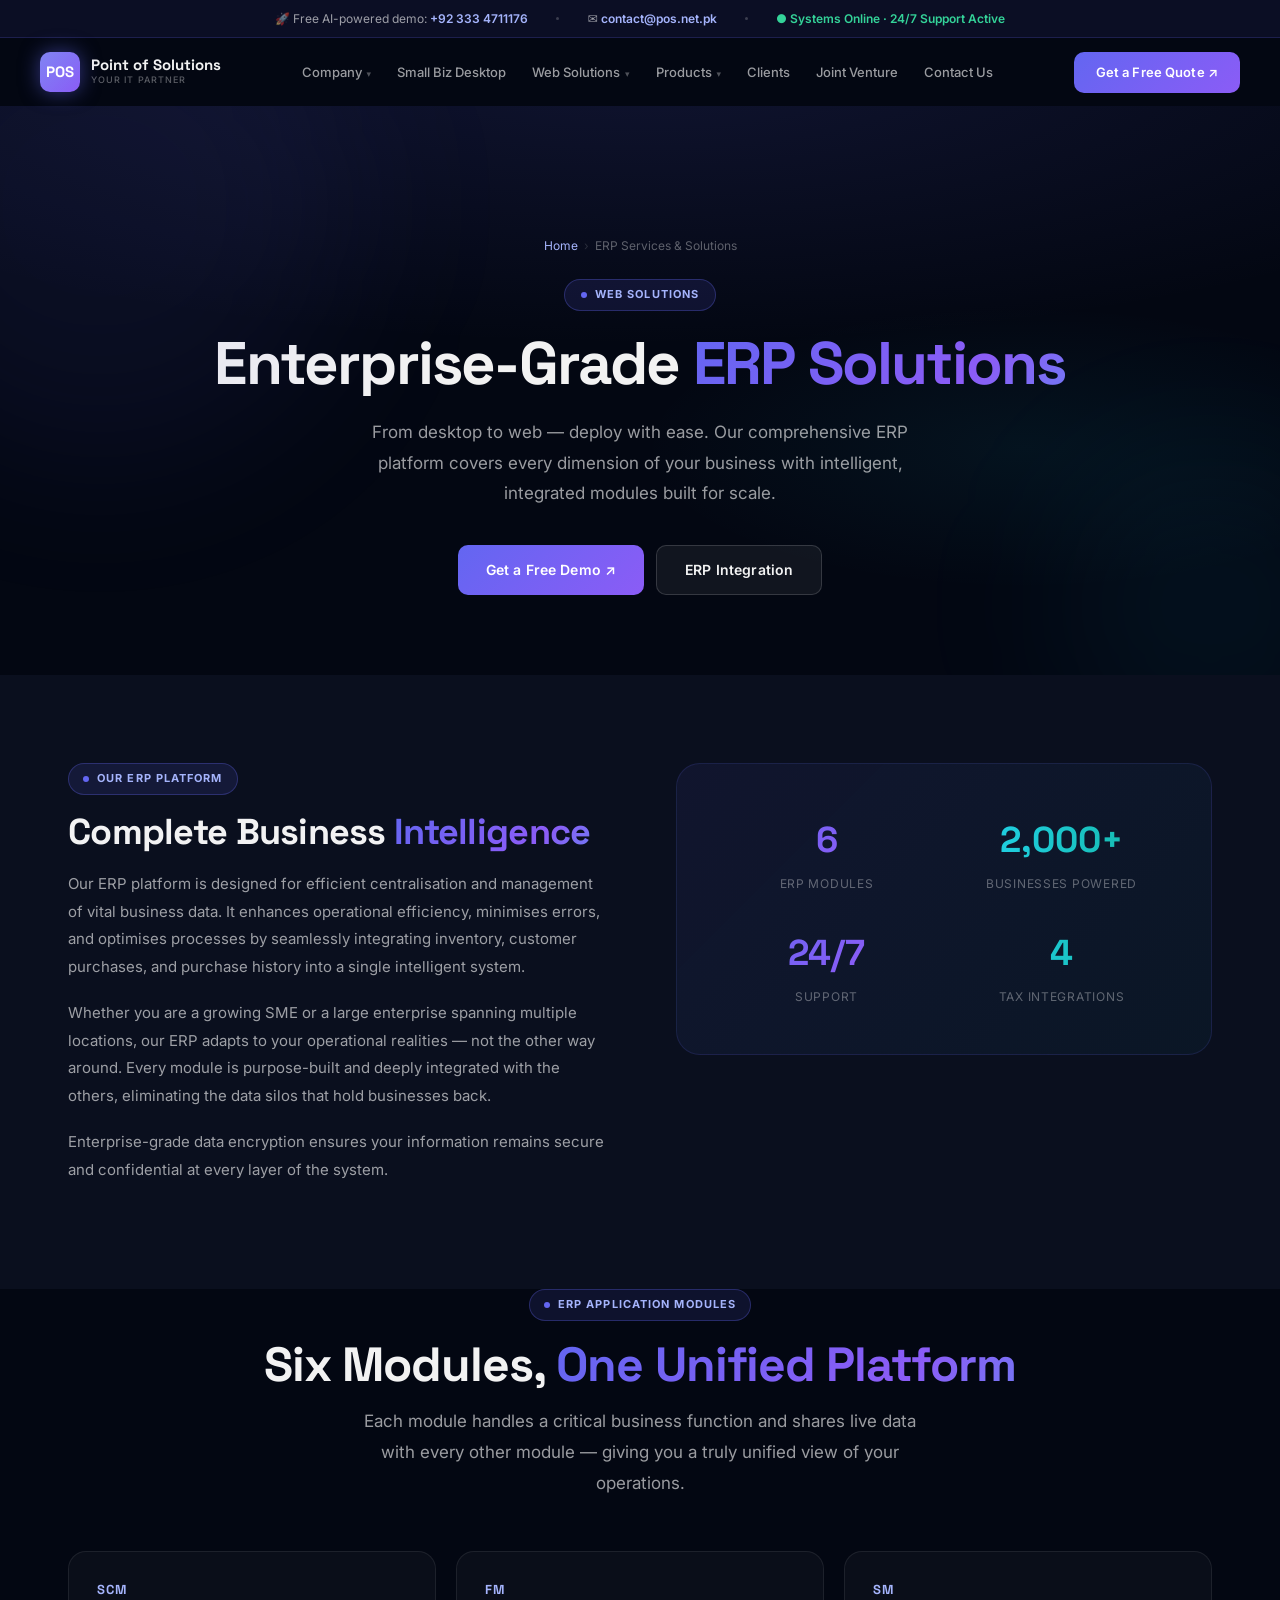
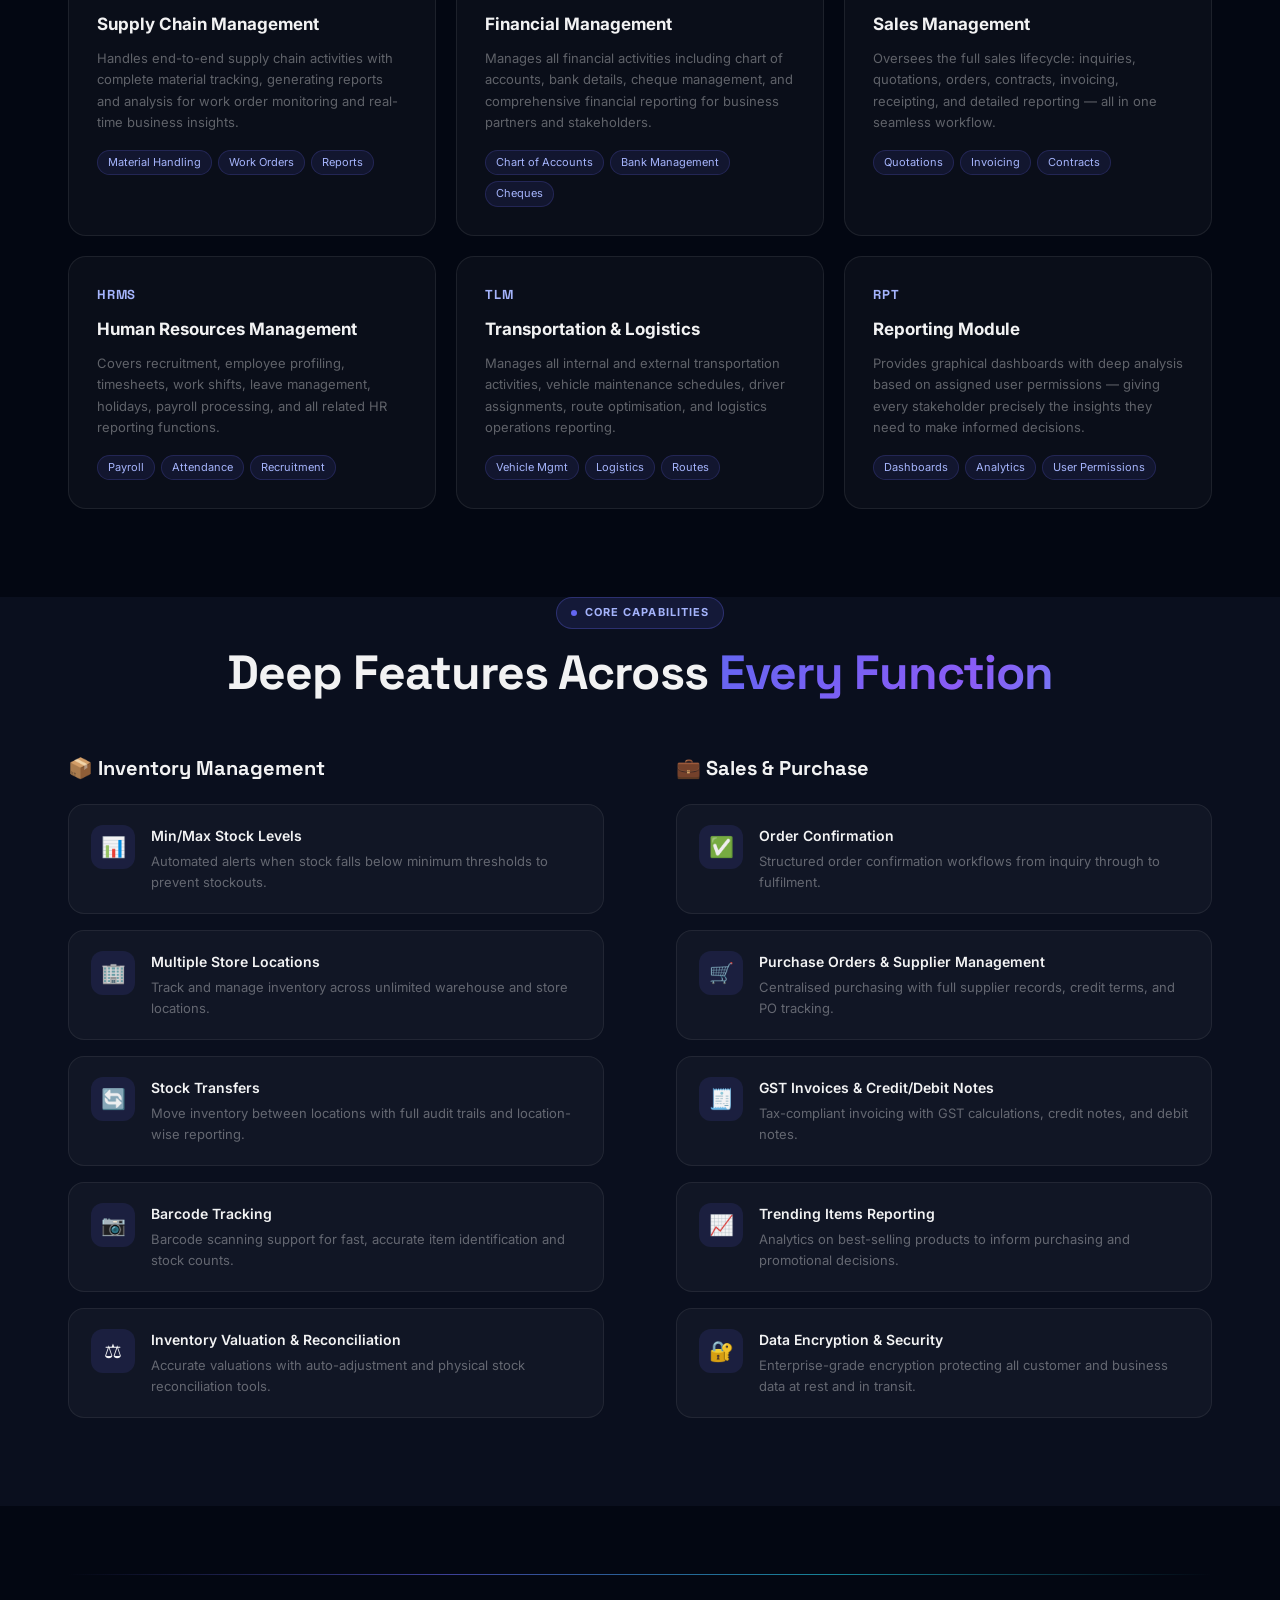
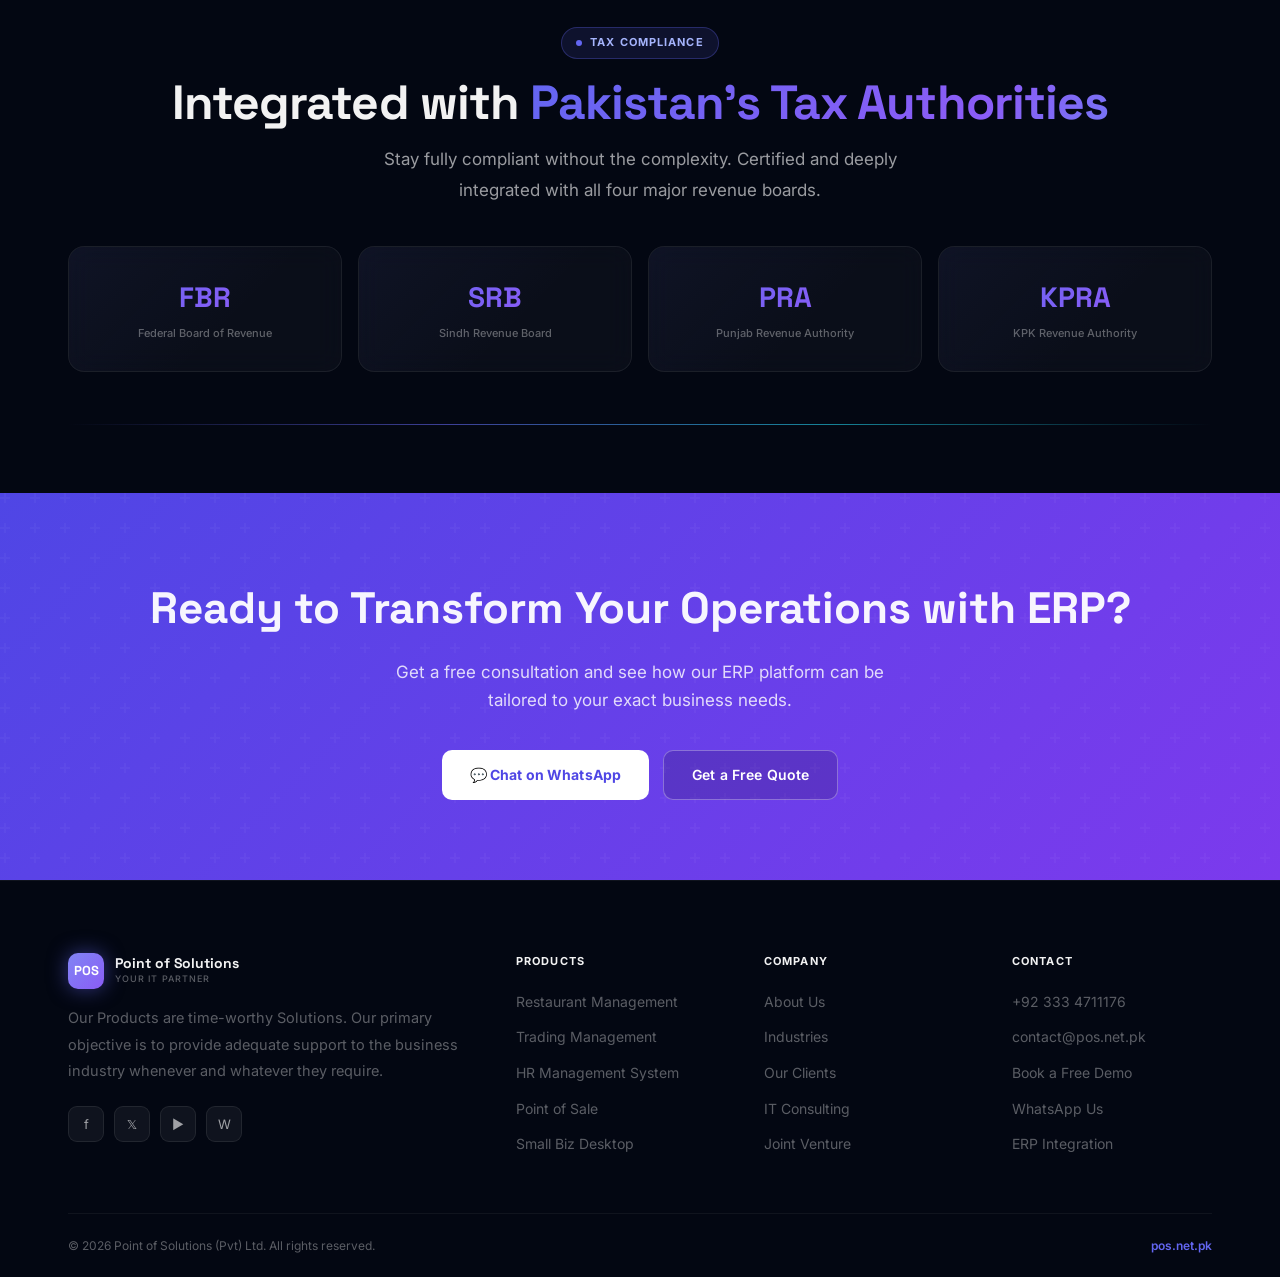
<file: web-solutions.html>
<!DOCTYPE html>
<html lang="en">
<head>
<meta charset="UTF-8">
<meta name="viewport" content="width=device-width, initial-scale=1.0">
<title>ERP Services &amp; Web Solutions — Point of Solutions</title>
<link href="https://fonts.googleapis.com/css2?family=Inter:wght@300;400;500;600;700;800;900&family=Space+Grotesk:wght@400;500;600;700&display=swap" rel="stylesheet">
<link rel="stylesheet" href="css/base.css">
<link rel="stylesheet" href="css/animations.css">
<link rel="stylesheet" href="css/components.css">
<link rel="stylesheet" href="css/sections.css">
<link rel="stylesheet" href="css/responsive.css">
<link rel="stylesheet" href="css/pages.css">
</head>
<body>

<div class="topbar">
  <span>🚀 Free AI-powered demo: <a href="tel:+923334711176">+92 333 4711176</a></span>
  <span class="topbar-dot"></span>
  <span>✉ <a href="mailto:contact@pos.net.pk">contact@pos.net.pk</a></span>
  <span class="topbar-dot"></span>
  <span style="color:#34D399;font-weight:600;">● Systems Online · 24/7 Support Active</span>
</div>

<nav id="mainNav">
  <div class="nav-inner">
    <a href="index.html" class="logo-wrap">
      <div class="logo-mark"><span>POS</span></div>
      <div class="logo-text">
        <span class="logo-main">Point of Solutions</span>
        <span class="logo-sub">Your IT Partner</span>
      </div>
    </a>
    <ul class="nav-links">
      <li class="has-dropdown">
        <a href="about.html">Company <span class="dropdown-arrow">▾</span></a>
        <ul class="dropdown">
          <li><a href="about.html">About Us</a></li>
          <li><a href="index.html#industries">Industries</a></li>
        </ul>
      </li>
      <li><a href="small-biz-desktop.html">Small Biz Desktop</a></li>
      <li class="has-dropdown">
        <a href="web-solutions.html">Web Solutions <span class="dropdown-arrow">▾</span></a>
        <ul class="dropdown">
          <li><a href="web-solutions.html">ERP Services &amp; Solutions</a></li>
          <li><a href="erp-integration.html">ERP Integration</a></li>
          <li><a href="it-consulting.html">IT Consulting</a></li>
        </ul>
      </li>
      <li class="has-dropdown">
        <a href="index.html#products">Products <span class="dropdown-arrow">▾</span></a>
        <ul class="dropdown">
          <li><a href="restaurant-management-system.html">Restaurant Management System</a></li>
          <li><a href="trading-management-system.html">Trading Management System</a></li>
          <li><a href="hr-management-system.html">Human Resource Management System</a></li>
          <li><a href="point-of-sale.html">Point of Sale</a></li>
        </ul>
      </li>
      <li><a href="clients.html">Clients</a></li>
      <li><a href="joint-venture.html">Joint Venture</a></li>
      <li><a href="contact.html">Contact Us</a></li>
    </ul>
    <div class="nav-actions">

      <a href="contact.html" class="btn btn-primary" style="padding:10px 22px;font-size:13px;">Get a Free Quote ↗</a>
    </div>
  </div>
</nav>

<!-- PAGE HERO -->
<div class="page-hero">
  <div class="orb" style="width:500px;height:500px;background:rgba(99,102,241,.08);top:-150px;left:-150px;animation-duration:10s;"></div>
  <div class="orb" style="width:300px;height:300px;background:rgba(34,211,238,.05);bottom:-80px;right:-80px;animation:floatR 9s ease-in-out infinite;"></div>
  <div class="container">
    <div class="breadcrumb">
      <a href="index.html">Home</a><span class="breadcrumb-sep">›</span>
      <span>ERP Services &amp; Solutions</span>
    </div>
    <div class="page-hero-label"><span class="label-dot"></span>Web Solutions</div>
    <h1>Enterprise-Grade <span class="grad-text">ERP Solutions</span></h1>
    <p class="page-hero-sub">From desktop to web — deploy with ease. Our comprehensive ERP platform covers every dimension of your business with intelligent, integrated modules built for scale.</p>
    <div style="display:flex;gap:12px;justify-content:center;flex-wrap:wrap;">
      <a href="contact.html" class="btn btn-primary">Get a Free Demo ↗</a>
      <a href="erp-integration.html" class="btn btn-ghost">ERP Integration</a>
    </div>
  </div>
</div>

<!-- INTRO -->
<div class="content-section" style="background:var(--bg2);">
  <div class="container">
    <div class="two-col">
      <div class="reveal-l prose">
        <div class="section-label"><span class="label-dot"></span>Our ERP Platform</div>
        <h2 class="section-title">Complete Business <span class="grad-text">Intelligence</span></h2>
        <p>Our ERP platform is designed for efficient centralisation and management of vital business data. It enhances operational efficiency, minimises errors, and optimises processes by seamlessly integrating inventory, customer purchases, and purchase history into a single intelligent system.</p>
        <p>Whether you are a growing SME or a large enterprise spanning multiple locations, our ERP adapts to your operational realities — not the other way around. Every module is purpose-built and deeply integrated with the others, eliminating the data silos that hold businesses back.</p>
        <p>Enterprise-grade data encryption ensures your information remains secure and confidential at every layer of the system.</p>
      </div>
      <div class="reveal-r">
        <div class="stat-band" style="grid-template-columns:1fr 1fr;">
          <div class="stat-band-item"><strong class="grad-text">6</strong><span>ERP Modules</span></div>
          <div class="stat-band-item"><strong class="grad-text-2">2,000+</strong><span>Businesses Powered</span></div>
          <div class="stat-band-item"><strong class="grad-text">24/7</strong><span>Support</span></div>
          <div class="stat-band-item"><strong class="grad-text-2">4</strong><span>Tax Integrations</span></div>
        </div>
      </div>
    </div>
  </div>
</div>

<!-- ERP MODULES -->
<div class="content-section">
  <div class="container">
    <div style="text-align:center;margin-bottom:52px;" class="reveal">
      <div class="section-label" style="margin:0 auto 16px;"><span class="label-dot"></span>ERP Application Modules</div>
      <h2 class="section-title">Six Modules, <span class="grad-text">One Unified Platform</span></h2>
      <p class="section-sub" style="margin:14px auto 0;">Each module handles a critical business function and shares live data with every other module — giving you a truly unified view of your operations.</p>
    </div>
    <div class="modules-grid">
      <div class="module-card reveal delay-1">
        <div class="module-abbr">SCM</div>
        <div class="module-title">Supply Chain Management</div>
        <div class="module-desc">Handles end-to-end supply chain activities with complete material tracking, generating reports and analysis for work order monitoring and real-time business insights.</div>
        <div class="module-tags">
          <span class="module-tag">Material Handling</span>
          <span class="module-tag">Work Orders</span>
          <span class="module-tag">Reports</span>
        </div>
      </div>
      <div class="module-card reveal delay-2">
        <div class="module-abbr">FM</div>
        <div class="module-title">Financial Management</div>
        <div class="module-desc">Manages all financial activities including chart of accounts, bank details, cheque management, and comprehensive financial reporting for business partners and stakeholders.</div>
        <div class="module-tags">
          <span class="module-tag">Chart of Accounts</span>
          <span class="module-tag">Bank Management</span>
          <span class="module-tag">Cheques</span>
        </div>
      </div>
      <div class="module-card reveal delay-3">
        <div class="module-abbr">SM</div>
        <div class="module-title">Sales Management</div>
        <div class="module-desc">Oversees the full sales lifecycle: inquiries, quotations, orders, contracts, invoicing, receipting, and detailed reporting — all in one seamless workflow.</div>
        <div class="module-tags">
          <span class="module-tag">Quotations</span>
          <span class="module-tag">Invoicing</span>
          <span class="module-tag">Contracts</span>
        </div>
      </div>
      <div class="module-card reveal delay-4">
        <div class="module-abbr">HRMS</div>
        <div class="module-title">Human Resources Management</div>
        <div class="module-desc">Covers recruitment, employee profiling, timesheets, work shifts, leave management, holidays, payroll processing, and all related HR reporting functions.</div>
        <div class="module-tags">
          <span class="module-tag">Payroll</span>
          <span class="module-tag">Attendance</span>
          <span class="module-tag">Recruitment</span>
        </div>
      </div>
      <div class="module-card reveal delay-1">
        <div class="module-abbr">TLM</div>
        <div class="module-title">Transportation &amp; Logistics</div>
        <div class="module-desc">Manages all internal and external transportation activities, vehicle maintenance schedules, driver assignments, route optimisation, and logistics operations reporting.</div>
        <div class="module-tags">
          <span class="module-tag">Vehicle Mgmt</span>
          <span class="module-tag">Logistics</span>
          <span class="module-tag">Routes</span>
        </div>
      </div>
      <div class="module-card reveal delay-2">
        <div class="module-abbr">RPT</div>
        <div class="module-title">Reporting Module</div>
        <div class="module-desc">Provides graphical dashboards with deep analysis based on assigned user permissions — giving every stakeholder precisely the insights they need to make informed decisions.</div>
        <div class="module-tags">
          <span class="module-tag">Dashboards</span>
          <span class="module-tag">Analytics</span>
          <span class="module-tag">User Permissions</span>
        </div>
      </div>
    </div>
  </div>
</div>

<!-- INVENTORY & SALES FEATURES -->
<div class="content-section" style="background:var(--bg2);">
  <div class="container">
    <div style="text-align:center;margin-bottom:52px;" class="reveal">
      <div class="section-label" style="margin:0 auto 16px;"><span class="label-dot"></span>Core Capabilities</div>
      <h2 class="section-title">Deep Features Across <span class="grad-text">Every Function</span></h2>
    </div>
    <div class="two-col">
      <div class="reveal-l">
        <h3 style="font-family:'Space Grotesk',sans-serif;font-size:20px;font-weight:700;margin-bottom:20px;color:var(--t1);">📦 Inventory Management</h3>
        <div class="feature-list">
          <div class="feature-item">
            <div class="fi-icon">📊</div>
            <div><div class="fi-title">Min/Max Stock Levels</div><div class="fi-desc">Automated alerts when stock falls below minimum thresholds to prevent stockouts.</div></div>
          </div>
          <div class="feature-item">
            <div class="fi-icon">🏢</div>
            <div><div class="fi-title">Multiple Store Locations</div><div class="fi-desc">Track and manage inventory across unlimited warehouse and store locations.</div></div>
          </div>
          <div class="feature-item">
            <div class="fi-icon">🔄</div>
            <div><div class="fi-title">Stock Transfers</div><div class="fi-desc">Move inventory between locations with full audit trails and location-wise reporting.</div></div>
          </div>
          <div class="feature-item">
            <div class="fi-icon">📷</div>
            <div><div class="fi-title">Barcode Tracking</div><div class="fi-desc">Barcode scanning support for fast, accurate item identification and stock counts.</div></div>
          </div>
          <div class="feature-item">
            <div class="fi-icon">⚖️</div>
            <div><div class="fi-title">Inventory Valuation &amp; Reconciliation</div><div class="fi-desc">Accurate valuations with auto-adjustment and physical stock reconciliation tools.</div></div>
          </div>
        </div>
      </div>
      <div class="reveal-r">
        <h3 style="font-family:'Space Grotesk',sans-serif;font-size:20px;font-weight:700;margin-bottom:20px;color:var(--t1);">💼 Sales &amp; Purchase</h3>
        <div class="feature-list">
          <div class="feature-item">
            <div class="fi-icon">✅</div>
            <div><div class="fi-title">Order Confirmation</div><div class="fi-desc">Structured order confirmation workflows from inquiry through to fulfilment.</div></div>
          </div>
          <div class="feature-item">
            <div class="fi-icon">🛒</div>
            <div><div class="fi-title">Purchase Orders &amp; Supplier Management</div><div class="fi-desc">Centralised purchasing with full supplier records, credit terms, and PO tracking.</div></div>
          </div>
          <div class="feature-item">
            <div class="fi-icon">🧾</div>
            <div><div class="fi-title">GST Invoices &amp; Credit/Debit Notes</div><div class="fi-desc">Tax-compliant invoicing with GST calculations, credit notes, and debit notes.</div></div>
          </div>
          <div class="feature-item">
            <div class="fi-icon">📈</div>
            <div><div class="fi-title">Trending Items Reporting</div><div class="fi-desc">Analytics on best-selling products to inform purchasing and promotional decisions.</div></div>
          </div>
          <div class="feature-item">
            <div class="fi-icon">🔐</div>
            <div><div class="fi-title">Data Encryption &amp; Security</div><div class="fi-desc">Enterprise-grade encryption protecting all customer and business data at rest and in transit.</div></div>
          </div>
        </div>
      </div>
    </div>
  </div>
</div>

<!-- TAX INTEGRATIONS -->
<div class="section-sm tax-section" style="position:relative;z-index:1;">
  <div class="container" style="text-align:center;">
    <span class="glow-line" style="margin-bottom:52px;display:block;"></span>
    <div class="section-label reveal" style="margin:0 auto 16px;"><span class="label-dot"></span>Tax Compliance</div>
    <h2 class="section-title reveal">Integrated with <span class="grad-text">Pakistan's Tax Authorities</span></h2>
    <p class="section-sub reveal" style="margin:14px auto 24px;">Stay fully compliant without the complexity. Certified and deeply integrated with all four major revenue boards.</p>
    <div class="tax-grid">
      <div class="tax-card glass reveal delay-1"><span class="tax-abbr grad-text">FBR</span><div class="tax-full">Federal Board of Revenue</div></div>
      <div class="tax-card glass reveal delay-2"><span class="tax-abbr grad-text">SRB</span><div class="tax-full">Sindh Revenue Board</div></div>
      <div class="tax-card glass reveal delay-3"><span class="tax-abbr grad-text">PRA</span><div class="tax-full">Punjab Revenue Authority</div></div>
      <div class="tax-card glass reveal delay-4"><span class="tax-abbr grad-text">KPRA</span><div class="tax-full">KPK Revenue Authority</div></div>
    </div>
    <span class="glow-line" style="margin-top:52px;display:block;"></span>
  </div>
</div>

<!-- CTA -->
<div class="cta-band" style="position:relative;z-index:1;">
  <div class="container reveal">
    <h2>Ready to Transform Your Operations with ERP?</h2>
    <p>Get a free consultation and see how our ERP platform can be tailored to your exact business needs.</p>
    <div class="cta-btns">
      <a href="https://wa.me/923334711176" class="btn btn-white" target="_blank">💬 Chat on WhatsApp</a>
      <a href="contact.html" class="btn" style="background:rgba(0,0,0,.15);color:#fff;border:1px solid rgba(255,255,255,.3);">Get a Free Quote</a>
    </div>
  </div>
</div>

<!-- FOOTER -->
<footer style="position:relative;z-index:1;">
  <div class="container">
    <div class="footer-grid">
      <div>
        <a href="index.html" class="logo-wrap" style="display:flex;margin-bottom:0;">
          <div class="logo-mark" style="width:36px;height:36px;"><span style="font-size:13px;">POS</span></div>
          <div class="logo-text">
            <span class="logo-main" style="font-size:14px;">Point of Solutions</span>
            <span class="logo-sub">Your IT Partner</span>
          </div>
        </a>
        <p class="footer-desc">Our Products are time-worthy Solutions. Our primary objective is to provide adequate support to the business industry whenever and whatever they require.</p>
        <div class="socials" style="margin-top:22px;">
          <a href="#" class="social">f</a><a href="#" class="social">𝕏</a>
          <a href="#" class="social">▶</a>
          <a href="https://wa.me/923334711176" class="social" target="_blank">W</a>
        </div>
      </div>
      <div>
        <div class="footer-title">Products</div>
        <ul class="footer-links">
          <li><a href="restaurant-management-system.html">Restaurant Management</a></li>
          <li><a href="trading-management-system.html">Trading Management</a></li>
          <li><a href="hr-management-system.html">HR Management System</a></li>
          <li><a href="point-of-sale.html">Point of Sale</a></li>
          <li><a href="small-biz-desktop.html">Small Biz Desktop</a></li>
        </ul>
      </div>
      <div>
        <div class="footer-title">Company</div>
        <ul class="footer-links">
          <li><a href="about.html">About Us</a></li>
          <li><a href="index.html#industries">Industries</a></li>
          <li><a href="clients.html">Our Clients</a></li>
          <li><a href="it-consulting.html">IT Consulting</a></li>
          <li><a href="joint-venture.html">Joint Venture</a></li>
        </ul>
      </div>
      <div>
        <div class="footer-title">Contact</div>
        <ul class="footer-links">
          <li><a href="tel:+923334711176">+92 333 4711176</a></li>
          <li><a href="mailto:contact@pos.net.pk">contact@pos.net.pk</a></li>
          <li><a href="contact.html">Book a Free Demo</a></li>
          <li><a href="https://wa.me/923334711176" target="_blank">WhatsApp Us</a></li>
          <li><a href="erp-integration.html">ERP Integration</a></li>
        </ul>
      </div>
    </div>
    <div class="footer-bottom">
      <span>© 2026 Point of Solutions (Pvt) Ltd. All rights reserved.</span>
      <span style="color:#6366F1;font-weight:600;">pos.net.pk</span>
    </div>
  </div>
</footer>

<script src="js/nav.js"></script>
<script src="js/reveal.js"></script>
</body>
</html>
</file>
<file: css/base.css>
/* ── RESET & BASE ── */
*, *::before, *::after { box-sizing: border-box; margin: 0; padding: 0; }
:root {
  /* structural */
  --radius: 16px;
  --r-sm:   10px;
  --r-xl:   24px;
  /* static accent palette kept for components that reference them directly */
  --indigo:   #6366F1;
  --violet:   #8B5CF6;
  --cyan:     #22D3EE;
  --teal:     #14B8A6;
  --emerald:  #10B981;
  --white:    #FFFFFF;
  /* color tokens — overridden by themes.css per [data-theme] */
  --bg:            #030712;
  --bg2:           #0A0F1E;
  --bg3:           #0D1526;
  --card:          rgba(255,255,255,0.04);
  --card-b:        rgba(255,255,255,0.08);
  --card-hover-b:  rgba(99,102,241,0.4);
  --t1:            rgba(255,255,255,0.95);
  --t2:            rgba(255,255,255,0.60);
  --t3:            rgba(255,255,255,0.35);
  --accent:        #6366F1;
  --accent-2:      #8B5CF6;
  --accent-3:      #22D3EE;
  --accent-light:  #A5B4FC;
  --accent-glow:   rgba(99,102,241,0.15);
  --label-bg:      rgba(99,102,241,0.12);
  --label-border:  rgba(99,102,241,0.3);
  --label-color:   #A5B4FC;
  --input-bg:      rgba(255,255,255,0.04);
  --input-border:  rgba(255,255,255,0.1);
  --footer-bg:     #030712;
}
html { scroll-behavior: smooth; }
body {
  font-family: 'Inter', system-ui, sans-serif;
  background: var(--bg);
  color: var(--t1);
  line-height: 1.6;
  overflow-x: hidden;
}
a { text-decoration: none; color: inherit; }
</file>
<file: css/animations.css>
/* ── ANIMATED BACKGROUND ── */
.orb {
  position: absolute; border-radius: 50%; filter: blur(80px);
  pointer-events: none; z-index: 0;
  animation: float 8s ease-in-out infinite;
}
@keyframes float {
  0%,100% { transform: translateY(0) scale(1); }
  50%      { transform: translateY(-30px) scale(1.05); }
}
@keyframes floatR {
  0%,100% { transform: translateY(0) scale(1); }
  50%      { transform: translateY(30px) scale(0.97); }
}
@keyframes pulse-glow {
  0%,100% { opacity: 0.5; }
  50%      { opacity: 1; }
}
@keyframes gradient-shift {
  0%   { background-position: 0% 50%; }
  50%  { background-position: 100% 50%; }
  100% { background-position: 0% 50%; }
}
@keyframes fadeUp {
  from { opacity: 0; transform: translateY(32px); }
  to   { opacity: 1; transform: translateY(0); }
}
@keyframes fadeIn {
  from { opacity: 0; }
  to   { opacity: 1; }
}
@keyframes slideLeft {
  from { opacity: 0; transform: translateX(40px); }
  to   { opacity: 1; transform: translateX(0); }
}
@keyframes spin-slow {
  to { transform: rotate(360deg); }
}
@keyframes shimmer {
  0%   { transform: translateX(-100%); }
  100% { transform: translateX(100%); }
}
@keyframes blink {
  0%,100% { opacity: 1; }
  50%      { opacity: 0; }
}

/* ── SCROLL ANIMATIONS ── */
.reveal   { opacity: 0; transform: translateY(28px);  transition: opacity .7s ease, transform .7s ease; }
.reveal-l { opacity: 0; transform: translateX(-28px); transition: opacity .7s ease, transform .7s ease; }
.reveal-r { opacity: 0; transform: translateX(28px);  transition: opacity .7s ease, transform .7s ease; }
.reveal.visible,
.reveal-l.visible,
.reveal-r.visible { opacity: 1; transform: translate(0); }

.delay-1 { transition-delay: .1s; }
.delay-2 { transition-delay: .2s; }
.delay-3 { transition-delay: .3s; }
.delay-4 { transition-delay: .4s; }
.delay-5 { transition-delay: .5s; }
.delay-6 { transition-delay: .6s; }
</file>
<file: css/components.css>
/* ── UTILITIES ── */
.container  { max-width: 1200px; margin: 0 auto; padding: 0 28px; }
.section    { padding: 100px 0; }
.section-sm { padding: 68px 0; }

.grad-text {
  background: linear-gradient(135deg, #6366F1 0%, #8B5CF6 40%, #22D3EE 100%);
  -webkit-background-clip: text; background-clip: text;
  -webkit-text-fill-color: transparent; background-size: 200% auto;
  animation: gradient-shift 4s ease infinite;
}
.grad-text-2 {
  background: linear-gradient(90deg, #22D3EE, #14B8A6);
  -webkit-background-clip: text; background-clip: text;
  -webkit-text-fill-color: transparent;
}

.section-label {
  display: inline-flex; align-items: center; gap: 8px;
  background: rgba(99,102,241,.12); border: 1px solid rgba(99,102,241,.3);
  color: #A5B4FC; font-size: 11px; font-weight: 700;
  letter-spacing: .1em; text-transform: uppercase;
  padding: 6px 14px; border-radius: 999px; margin-bottom: 16px;
}
.label-dot {
  width: 6px; height: 6px; border-radius: 50%;
  background: #6366F1;
  animation: pulse-glow 2s ease-in-out infinite;
}
.section-title { font-family: 'Space Grotesk', sans-serif; font-size: clamp(30px,4.5vw,48px); font-weight: 700; line-height: 1.15; letter-spacing: -.02em; }
.section-sub   { font-size: 17px; color: var(--t2); margin-top: 14px; max-width: 560px; line-height: 1.75; }

/* ── GLASS CARD ── */
.glass {
  background: var(--card);
  border: 1px solid var(--card-b);
  border-radius: var(--radius);
  backdrop-filter: blur(12px);
  -webkit-backdrop-filter: blur(12px);
  position: relative; overflow: hidden;
}
.glass::before {
  content: ''; position: absolute; inset: 0;
  background: linear-gradient(135deg, rgba(99,102,241,.06) 0%, transparent 60%);
  pointer-events: none;
}
.glass-hover { transition: border-color .25s, transform .25s, box-shadow .25s; }
.glass-hover:hover {
  border-color: rgba(99,102,241,.4);
  transform: translateY(-4px);
  box-shadow: 0 20px 60px rgba(99,102,241,.15);
}

/* ── GLOW LINE ── */
.glow-line {
  display: block; height: 1px; width: 100%;
  background: linear-gradient(90deg, transparent, rgba(99,102,241,.6), rgba(34,211,238,.6), transparent);
}

/* ── BUTTONS ── */
.btn {
  display: inline-flex; align-items: center; gap: 8px;
  padding: 13px 28px; border-radius: var(--r-sm);
  font-size: 14px; font-weight: 600; cursor: pointer;
  transition: all .2s; border: none; letter-spacing: .01em;
  position: relative; overflow: hidden;
}
.btn::after {
  content: ''; position: absolute;
  top: -50%; left: -60%; width: 40%; height: 200%;
  background: rgba(255,255,255,.12); transform: skewX(-20deg);
  transition: left .4s;
}
.btn:hover::after { left: 120%; }

.btn-primary { background: linear-gradient(135deg, #6366F1, #8B5CF6); color: #fff; box-shadow: 0 0 0 rgba(99,102,241,0); }
.btn-primary:hover { box-shadow: 0 8px 32px rgba(99,102,241,.5); transform: translateY(-1px); }

.btn-ghost { background: rgba(255,255,255,.06); color: var(--t1); border: 1px solid rgba(255,255,255,.15); }
.btn-ghost:hover { background: rgba(255,255,255,.1); border-color: rgba(255,255,255,.3); }

.btn-outline { background: transparent; color: #A5B4FC; border: 1px solid rgba(99,102,241,.45); }
.btn-outline:hover { background: rgba(99,102,241,.12); border-color: #6366F1; }

.btn-cyan { background: linear-gradient(135deg, #06B6D4, #14B8A6); color: #fff; }
.btn-cyan:hover { box-shadow: 0 8px 32px rgba(6,182,212,.45); transform: translateY(-1px); }

.btn-white { background: #fff; color: #4F46E5; font-weight: 700; }
.btn-white:hover { transform: translateY(-2px); box-shadow: 0 8px 32px rgba(0,0,0,.2); }
</file>
<file: css/sections.css>
/* ── TOP BAR ── */
.topbar {
  background: rgba(99,102,241,.08);
  border-bottom: 1px solid rgba(99,102,241,.2);
  padding: 9px 0;
  display: flex; align-items: center; justify-content: center; gap: 28px;
  font-size: 12px; color: var(--t2);
}
.topbar a { color: #A5B4FC; font-weight: 600; transition: color .15s; }
.topbar a:hover { color: #fff; }
.topbar-dot { width: 3px; height: 3px; border-radius: 50%; background: rgba(255,255,255,.2); }

/* ── NAV ── */
nav {
  position: sticky; top: 0; z-index: 100;
  padding: 0 28px;
  transition: background .3s, border-color .3s, box-shadow .3s;
}
nav.scrolled {
  background: rgba(3,7,18,.85);
  border-bottom: 1px solid rgba(255,255,255,.07);
  backdrop-filter: blur(20px);
  -webkit-backdrop-filter: blur(20px);
  box-shadow: 0 4px 40px rgba(0,0,0,.4);
}
.nav-inner {
  max-width: 1200px; margin: 0 auto;
  display: flex; align-items: center; justify-content: space-between;
  height: 68px;
}
.nav-links { display: flex; align-items: center; gap: 2px; list-style: none; }
.nav-links a {
  padding: 8px 12px; font-size: 13px; font-weight: 500;
  color: var(--t2); border-radius: 8px; transition: .15s; white-space: nowrap;
}
.nav-links a:hover { color: var(--t1); background: rgba(255,255,255,.06); }
.nav-actions { display: flex; align-items: center; gap: 10px; flex-shrink: 0; }
.nav-phone { font-size: 13px; color: #A5B4FC; font-weight: 600; white-space: nowrap; }

/* ── LOGO ── */
.logo-wrap  { display: flex; align-items: center; gap: 11px; }
.logo-mark  {
  width: 40px; height: 40px; border-radius: 10px; position: relative;
  background: linear-gradient(135deg, #6366F1, #8B5CF6);
  display: flex; align-items: center; justify-content: center;
  box-shadow: 0 0 20px rgba(99,102,241,.5);
}
.logo-mark::before {
  content: ''; position: absolute; inset: 0; border-radius: 10px;
  background: linear-gradient(135deg, rgba(255,255,255,.2), transparent);
}
.logo-mark span {
  font-family: 'Space Grotesk', sans-serif;
  font-weight: 700; font-size: 15px; color: #fff; position: relative; z-index: 1;
}
.logo-text { display: flex; flex-direction: column; gap: 0; }
.logo-main { font-family: 'Space Grotesk', sans-serif; font-weight: 700; font-size: 15px; color: var(--t1); line-height: 1.1; }
.logo-sub  { font-size: 9px; font-weight: 500; color: var(--t3); text-transform: uppercase; letter-spacing: .12em; }

/* ── HERO ── */
.hero {
  position: relative; min-height: 96vh;
  display: flex; align-items: center;
  overflow: hidden;
  background: radial-gradient(ellipse 120% 80% at 50% -10%, rgba(99,102,241,.12) 0%, transparent 60%),
              radial-gradient(ellipse 80% 60% at 90% 50%, rgba(34,211,238,.06) 0%, transparent 50%),
              var(--bg);
}
.hero-canvas { position: absolute; inset: 0; z-index: 0; }
.hero-grid {
  position: relative; z-index: 1;
  display: grid; grid-template-columns: 1.1fr 1fr;
  gap: 64px; align-items: center;
  padding: 80px 0 60px;
}
.hero-eyebrow {
  display: inline-flex; align-items: center; gap: 8px;
  background: rgba(99,102,241,.1); border: 1px solid rgba(99,102,241,.25);
  color: #C7D2FE; font-size: 11px; font-weight: 600; letter-spacing: .1em; text-transform: uppercase;
  padding: 7px 16px; border-radius: 999px; margin-bottom: 16px;
  animation: fadeIn .8s ease forwards;
}
.hero-eyebrow-dot {
  width: 6px; height: 6px; border-radius: 50%;
  background: linear-gradient(135deg, #6366F1, #22D3EE);
  animation: pulse-glow 2s ease-in-out infinite;
}
.hero h1 {
  font-family: 'Space Grotesk', sans-serif;
  font-size: clamp(38px, 5.5vw, 64px);
  font-weight: 700; line-height: 1.08;
  letter-spacing: -.03em; margin-bottom: 24px;
  animation: fadeUp .8s ease .1s both;
}
.hero-p {
  font-size: 17px; color: var(--t2); line-height: 1.8;
  max-width: 500px; margin-bottom: 40px;
  animation: fadeUp .8s ease .2s both;
}
.hero-btns  { display: flex; gap: 12px; flex-wrap: wrap; animation: fadeUp .8s ease .3s both; }
.hero-stats {
  display: flex; gap: 40px; margin-top: 52px;
  padding-top: 40px; border-top: 1px solid rgba(255,255,255,.07);
  animation: fadeUp .8s ease .4s both;
}
.hero-stat strong { display: block; font-family: 'Space Grotesk', sans-serif; font-size: 32px; font-weight: 700; background: linear-gradient(135deg,#fff,rgba(255,255,255,.8)); -webkit-background-clip:text; background-clip:text; -webkit-text-fill-color:transparent; }
.hero-stat span   { font-size: 12px; color: var(--t3); font-weight: 500; text-transform: uppercase; letter-spacing: .06em; }

/* Hero visual panel */
.hero-panel { display: flex; flex-direction: column; gap: 14px; animation: slideLeft .9s ease .2s both; }
.hero-panel-header {
  background: rgba(255,255,255,.03); border: 1px solid rgba(255,255,255,.08);
  border-radius: 18px; padding: 20px 24px;
  display: flex; align-items: center; justify-content: space-between;
}
.hp-badge { display: flex; align-items: center; gap: 8px; font-size: 11px; font-weight: 600; color: #A5B4FC; }
.live-dot {
  width: 8px; height: 8px; border-radius: 50%; background: #10B981;
  box-shadow: 0 0 0 3px rgba(16,185,129,.25);
  animation: pulse-glow 2s ease-in-out infinite;
}
.hp-num { font-family:'Space Grotesk',sans-serif; font-size: 28px; font-weight: 700; color: #fff; }
.hp-sub { font-size: 11px; color: var(--t3); margin-top: 2px; }
.hp-chart { display: flex; align-items: flex-end; gap: 4px; height: 32px; }
.hp-bar   { background: linear-gradient(180deg, #6366F1, #8B5CF6); border-radius: 3px; width: 8px; opacity: .7; transition: height .3s; }

.hero-product-card {
  background: rgba(255,255,255,.03); border: 1px solid rgba(255,255,255,.07);
  border-radius: 14px; padding: 16px 20px;
  display: flex; align-items: center; gap: 14px;
  transition: border-color .2s, transform .2s;
}
.hero-product-card:hover { border-color: rgba(99,102,241,.4); transform: translateX(4px); }
.hpc-icon  { width: 44px; height: 44px; border-radius: 12px; display: grid; place-items: center; font-size: 20px; flex-shrink: 0; }
.hpc-i     { background: rgba(99,102,241,.15); }
.hpc-c     { background: rgba(34,211,238,.12); }
.hpc-e     { background: rgba(16,185,129,.12); }
.hpc-v     { background: rgba(139,92,246,.15); }
.hpc-title { font-size: 13px; font-weight: 600; color: var(--t1); }
.hpc-sub   { font-size: 11px; color: var(--t3); margin-top: 2px; }
.hpc-status {
  margin-left: auto; font-size: 10px; font-weight: 700;
  padding: 3px 10px; border-radius: 999px;
  background: rgba(16,185,129,.12); color: #34D399; flex-shrink: 0;
}

/* ── CLIENTS STRIP ── */
.clients-strip {
  background: rgba(255,255,255,.02);
  border-top: 1px solid rgba(255,255,255,.05);
  border-bottom: 1px solid rgba(255,255,255,.05);
  padding: 32px 0;
}
.clients-label { text-align: center; font-size: 11px; font-weight: 600; letter-spacing: .12em; text-transform: uppercase; color: var(--t3); margin-bottom: 22px; }
.client-logos  { display: flex; align-items: center; justify-content: center; gap: 48px; flex-wrap: wrap; }
.client-logo   { font-family: 'Space Grotesk', sans-serif; font-size: 13px; font-weight: 700; color: var(--t3); letter-spacing: .06em; text-transform: uppercase; transition: color .2s; }
.client-logo:hover { color: #A5B4FC; }

/* ── ABOUT ── */
.about-grid { display: grid; grid-template-columns: 1fr 1fr; gap: 80px; align-items: center; }
.about-visual-wrap {
  position: relative;
  background: linear-gradient(135deg, rgba(99,102,241,.08), rgba(34,211,238,.04));
  border: 1px solid rgba(255,255,255,.07); border-radius: var(--r-xl); padding: 36px;
}
.about-stat-grid { display: grid; grid-template-columns: 1fr 1fr; gap: 14px; }
.astat {
  background: rgba(255,255,255,.03); border: 1px solid rgba(255,255,255,.07);
  border-radius: var(--radius); padding: 22px; text-align: center; transition: .25s;
}
.astat:hover { border-color: rgba(99,102,241,.4); background: rgba(99,102,241,.06); }
.astat strong { font-family:'Space Grotesk',sans-serif; font-size: 34px; font-weight: 700; display: block; }
.astat span   { font-size: 11px; color: var(--t3); font-weight: 500; text-transform: uppercase; letter-spacing: .06em; }
.year-badge {
  background: linear-gradient(135deg, #6366F1, #8B5CF6);
  border-radius: var(--radius); padding: 22px; text-align: center; margin-bottom: 14px;
  box-shadow: 0 8px 32px rgba(99,102,241,.35);
}
.year-badge strong { font-family:'Space Grotesk',sans-serif; font-size: 42px; font-weight: 700; display: block; }
.year-badge span   { font-size: 11px; opacity: .75; text-transform: uppercase; letter-spacing: .08em; }
.check-list { list-style: none; margin-top: 28px; display: flex; flex-direction: column; gap: 14px; }
.check-list li { display: flex; align-items: center; gap: 12px; font-size: 15px; color: var(--t2); }
.chk { width: 22px; height: 22px; border-radius: 50%; background: rgba(16,185,129,.12); border: 1px solid rgba(16,185,129,.3); display: grid; place-items: center; flex-shrink: 0; color: #34D399; font-size: 11px; font-weight: 700; }

/* ── FEATURES ── */
.features-section { background: linear-gradient(180deg, var(--bg) 0%, var(--bg2) 100%); }
.features-grid { display: grid; grid-template-columns: repeat(auto-fill, minmax(240px, 1fr)); gap: 16px; }
.feat-card {
  padding: 28px; position: relative; overflow: hidden;
  transition: border-color .25s, transform .25s, box-shadow .25s;
}
.feat-card::after {
  content: ''; position: absolute; bottom: 0; left: 0; right: 0; height: 2px;
  background: linear-gradient(90deg, #6366F1, #22D3EE);
  transform: scaleX(0); transform-origin: left; transition: transform .3s ease;
}
.feat-card:hover::after { transform: scaleX(1); }
.feat-card:hover { border-color: rgba(99,102,241,.4); transform: translateY(-5px); box-shadow: 0 16px 48px rgba(99,102,241,.12); }
.feat-icon-wrap { width: 52px; height: 52px; border-radius: 14px; display: grid; place-items: center; font-size: 22px; margin-bottom: 18px; }
.feat-title { font-size: 15px; font-weight: 600; color: var(--t1); margin-bottom: 8px; }
.feat-desc  { font-size: 13px; color: var(--t3); line-height: 1.65; }

/* ── INDUSTRIES ── */
.industries-section { background: var(--bg); }
.industry-grid { display: grid; grid-template-columns: repeat(auto-fill, minmax(140px, 1fr)); gap: 12px; }
.ind-card {
  background: rgba(255,255,255,.03); border: 1px solid rgba(255,255,255,.06);
  border-radius: 14px; padding: 22px 16px; text-align: center;
  transition: .25s; cursor: default;
}
.ind-card:hover { border-color: rgba(99,102,241,.5); background: rgba(99,102,241,.06); transform: translateY(-4px); box-shadow: 0 12px 36px rgba(99,102,241,.12); }
.ind-icon  { font-size: 28px; margin-bottom: 10px; display: block; }
.ind-label { font-size: 12px; font-weight: 600; color: var(--t2); }
.ind-card:hover .ind-label { color: #A5B4FC; }

/* ── PRODUCTS ── */
.products-section { background: linear-gradient(180deg, var(--bg2) 0%, var(--bg3) 100%); }
.products-grid { display: grid; grid-template-columns: 1fr 1fr; gap: 20px; }
.prod-card {
  padding: 36px; border-radius: 20px; position: relative; overflow: hidden;
  transition: transform .25s, box-shadow .25s;
}
.prod-card:hover { transform: translateY(-5px); }
.prod-card-dark  { background: rgba(255,255,255,.03); border: 1px solid rgba(255,255,255,.07); }
.prod-card-dark:hover { box-shadow: 0 20px 60px rgba(0,0,0,.4); border-color: rgba(99,102,241,.35); }
.prod-card-highlight {
  background: linear-gradient(135deg, rgba(99,102,241,.15) 0%, rgba(139,92,246,.1) 100%);
  border: 1px solid rgba(99,102,241,.3); grid-column: span 1;
}
.prod-card-highlight:hover { box-shadow: 0 20px 60px rgba(99,102,241,.2); }
.prod-card-cyan {
  background: linear-gradient(135deg, rgba(6,182,212,.12) 0%, rgba(20,184,166,.08) 100%);
  border: 1px solid rgba(6,182,212,.25);
}
.prod-card-cyan:hover { box-shadow: 0 20px 60px rgba(6,182,212,.15); }
.prod-icon  { font-size: 36px; margin-bottom: 18px; display: block; }
.prod-title { font-family: 'Space Grotesk', sans-serif; font-size: 21px; font-weight: 700; margin-bottom: 12px; }
.prod-desc  { font-size: 14px; color: var(--t2); line-height: 1.7; margin-bottom: 24px; }
.prod-tags  { display: flex; gap: 8px; flex-wrap: wrap; margin-bottom: 24px; }
.prod-tag   { font-size: 11px; font-weight: 600; padding: 4px 12px; border-radius: 999px; background: rgba(255,255,255,.06); color: var(--t2); border: 1px solid rgba(255,255,255,.08); }

/* ── TAX ── */
.tax-section { background: var(--bg); }
.tax-grid {
  display: flex; gap: 16px; flex-wrap: wrap;
  justify-content: center; margin-top: 40px;
}
.tax-card {
  flex: 1; min-width: 160px; padding: 28px 24px;
  border-radius: var(--radius); text-align: center;
  background: rgba(255,255,255,.03); border: 1px solid rgba(255,255,255,.07);
  transition: .25s;
}
.tax-card:hover { border-color: rgba(99,102,241,.5); background: rgba(99,102,241,.07); transform: translateY(-4px); box-shadow: 0 16px 48px rgba(99,102,241,.15); }
.tax-abbr { font-family:'Space Grotesk',sans-serif; font-size: 28px; font-weight: 700; display: block; }
.tax-full  { font-size: 11px; color: var(--t3); margin-top: 6px; font-weight: 500; }

/* ── TESTIMONIALS ── */
.testi-grid { display: grid; grid-template-columns: repeat(auto-fit, minmax(280px,1fr)); gap: 20px; }
.testi-card { padding: 28px; position: relative; overflow: hidden; transition: .25s; }
.testi-card:hover { border-color: rgba(99,102,241,.35); transform: translateY(-4px); box-shadow: 0 16px 48px rgba(99,102,241,.1); }
.testi-card::before { content: '"'; position: absolute; top: 16px; right: 20px; font-size: 72px; color: rgba(99,102,241,.12); font-family: Georgia, serif; line-height: 1; }
.stars        { color: #FBBF24; font-size: 13px; letter-spacing: 3px; margin-bottom: 14px; }
.testi-quote  { font-size: 14px; color: var(--t2); line-height: 1.75; font-style: italic; margin-bottom: 22px; }
.testi-author { display: flex; align-items: center; gap: 12px; }
.testi-avatar { width: 40px; height: 40px; border-radius: 50%; flex-shrink: 0; display: grid; place-items: center; font-weight: 700; font-size: 14px; }
.testi-name   { font-size: 14px; font-weight: 600; color: var(--t1); }
.testi-role   { font-size: 11px; color: var(--t3); margin-top: 2px; }

/* ── CTA BAND ── */
.cta-band {
  position: relative; overflow: hidden;
  background: linear-gradient(135deg, #4F46E5 0%, #7C3AED 50%, #0EA5E9 100%);
  background-size: 200% 200%; animation: gradient-shift 5s ease infinite;
  padding: 80px 0; text-align: center;
}
.cta-band::before {
  content: ''; position: absolute; inset: 0;
  background: url("data:image/svg+xml,%3Csvg width='60' height='60' viewBox='0 0 60 60' xmlns='http://www.w3.org/2000/svg'%3E%3Cg fill='none' fill-rule='evenodd'%3E%3Cg fill='%23ffffff' fill-opacity='0.03'%3E%3Cpath d='M36 34v-4h-2v4h-4v2h4v4h2v-4h4v-2h-4zm0-30V0h-2v4h-4v2h4v4h2V6h4V4h-4zM6 34v-4H4v4H0v2h4v4h2v-4h4v-2H6zM6 4V0H4v4H0v2h4v4h2V6h4V4H6z'/%3E%3C/g%3E%3C/g%3E%3C/svg%3E");
}
.cta-band h2 { font-family:'Space Grotesk',sans-serif; font-size: clamp(28px,4vw,44px); font-weight: 700; margin-bottom: 16px; position: relative; }
.cta-band p  { font-size: 17px; opacity: .85; max-width: 520px; margin: 0 auto 36px; position: relative; }
.cta-btns    { display: flex; gap: 14px; justify-content: center; flex-wrap: wrap; position: relative; }

/* ── CONTACT ── */
.contact-section { background: var(--bg2); }
.contact-grid  { display: grid; grid-template-columns: 1fr 1.2fr; gap: 72px; align-items: start; }
.contact-items { margin-top: 40px; display: flex; flex-direction: column; gap: 20px; }
.contact-item  { display: flex; align-items: flex-start; gap: 16px; }
.contact-icon-wrap {
  width: 46px; height: 46px; border-radius: 12px; flex-shrink: 0;
  background: rgba(99,102,241,.1); border: 1px solid rgba(99,102,241,.2);
  display: grid; place-items: center; font-size: 18px;
}
.c-label { font-size: 10px; font-weight: 700; color: var(--t3); text-transform: uppercase; letter-spacing: .1em; }
.c-val   { font-size: 15px; font-weight: 500; color: var(--t1); margin-top: 3px; }
.contact-form-wrap { background: rgba(255,255,255,.03); border: 1px solid rgba(255,255,255,.08); border-radius: 22px; padding: 44px; }
.form-row   { display: grid; grid-template-columns: 1fr 1fr; gap: 16px; }
.form-group { margin-bottom: 18px; }
.form-group label { display: block; font-size: 12px; font-weight: 600; color: var(--t2); margin-bottom: 8px; text-transform: uppercase; letter-spacing: .06em; }
.form-group input, .form-group textarea {
  width: 100%; padding: 12px 16px;
  background: rgba(255,255,255,.04); border: 1px solid rgba(255,255,255,.1);
  border-radius: var(--r-sm); color: var(--t1); font-family: inherit; font-size: 14px;
  outline: none; transition: .2s;
}
.form-group input::placeholder, .form-group textarea::placeholder { color: var(--t3); }
.form-group input:focus, .form-group textarea:focus { border-color: #6366F1; background: rgba(99,102,241,.06); box-shadow: 0 0 0 3px rgba(99,102,241,.12); }
.form-group textarea { resize: vertical; min-height: 110px; }
.form-submit {
  width: 100%; padding: 14px;
  background: linear-gradient(135deg, #6366F1, #8B5CF6); color: #fff;
  border: none; border-radius: var(--r-sm); font-family: inherit;
  font-size: 15px; font-weight: 700; cursor: pointer; transition: .2s;
  letter-spacing: .02em; position: relative; overflow: hidden;
}
.form-submit:hover { box-shadow: 0 8px 32px rgba(99,102,241,.45); transform: translateY(-1px); }

/* ── FOOTER ── */
footer { background: var(--bg); border-top: 1px solid rgba(255,255,255,.05); padding: 72px 0 0; }
.footer-grid  { display: grid; grid-template-columns: 2fr 1fr 1fr 1fr; gap: 48px; }
.footer-desc  { font-size: 14px; color: var(--t3); line-height: 1.75; margin-top: 16px; }
.footer-title { font-size: 11px; font-weight: 700; color: var(--t1); text-transform: uppercase; letter-spacing: .1em; margin-bottom: 18px; }
.footer-links { list-style: none; display: flex; flex-direction: column; gap: 10px; }
.footer-links a { font-size: 14px; color: var(--t3); transition: .15s; }
.footer-links a:hover { color: #A5B4FC; }
.footer-bottom {
  margin-top: 56px; padding: 22px 0;
  border-top: 1px solid rgba(255,255,255,.05);
  display: flex; align-items: center; justify-content: space-between;
  font-size: 12px; color: var(--t3);
}
.socials { display: flex; gap: 10px; }
.social {
  width: 36px; height: 36px; border-radius: 9px;
  background: rgba(255,255,255,.05); border: 1px solid rgba(255,255,255,.08);
  display: grid; place-items: center; font-size: 13px; color: var(--t2);
  text-decoration: none; transition: .2s;
}
.social:hover { background: rgba(99,102,241,.2); border-color: rgba(99,102,241,.5); color: #A5B4FC; }


/* ── HERO CAROUSEL ─────────────────────────────────────────────────────── */
.hero-carousel {
  position: relative; overflow: hidden; width: 100%;
  background: var(--bg);
}
.hc-track {
  display: flex;
  height: 68vh; min-height: 460px; max-height: 660px;
  transition: transform .75s cubic-bezier(.25,.46,.45,.94);
  will-change: transform;
}
.hc-slide {
  min-width: 100%; height: 100%;
  background-size: cover; background-position: center; background-repeat: no-repeat;
  position: relative; display: flex; align-items: center;
}
.hc-overlay {
  position: absolute; inset: 0;
  background: linear-gradient(
    108deg,
    rgba(3,7,18,.90) 0%,
    rgba(3,7,18,.72) 42%,
    rgba(3,7,18,.38) 68%,
    rgba(3,7,18,.12) 100%
  );
}
.hc-content {
  position: relative; z-index: 1;
  max-width: 680px; padding: 52px 0;
}
.hc-slide.active .hc-content { animation: hcIn .8s ease both; }
@keyframes hcIn {
  from { opacity: 0; transform: translateY(22px); }
  to   { opacity: 1; transform: translateY(0); }
}
.hc-title {
  font-family: 'Space Grotesk', sans-serif;
  font-size: clamp(28px, 4vw, 50px);
  font-weight: 700; line-height: 1.1;
  letter-spacing: -.03em; color: #fff;
  margin-bottom: 14px;
}
.hc-subtitle {
  font-size: 15px; color: rgba(255,255,255,.76);
  line-height: 1.75; max-width: 520px; margin-bottom: 24px;
}
.hc-btns { display: flex; gap: 12px; flex-wrap: wrap; }

/* Arrows */
.hc-arrow {
  position: absolute; top: 50%; transform: translateY(-50%);
  width: 52px; height: 52px; border-radius: 50%;
  background: rgba(255,255,255,.12); border: 1px solid rgba(255,255,255,.22);
  color: #fff; cursor: pointer; display: grid; place-items: center;
  transition: background .2s, transform .2s; z-index: 20;
  backdrop-filter: blur(10px); -webkit-backdrop-filter: blur(10px);
}
.hc-arrow:hover { background: rgba(255,255,255,.22); transform: translateY(-50%) scale(1.06); }
.hc-prev { left: 28px; }
.hc-next { right: 28px; }

/* Dots */
.hc-dots {
  position: absolute; bottom: 78px; left: 50%; transform: translateX(-50%);
  display: flex; gap: 8px; z-index: 20;
}
.hc-dot {
  width: 8px; height: 8px; border-radius: 999px;
  background: rgba(255,255,255,.32); border: none; cursor: pointer;
  transition: all .35s; padding: 0;
}
.hc-dot.active { width: 28px; background: rgba(255,255,255,.9); }

/* Stats bar */
.hc-stats {
  position: absolute; bottom: 0; left: 0; right: 0;
  background: rgba(0,0,0,.52); backdrop-filter: blur(18px);
  -webkit-backdrop-filter: blur(18px);
  border-top: 1px solid rgba(255,255,255,.08);
  display: flex; align-items: center; justify-content: center; gap: 0;
  padding: 18px 0; z-index: 20;
}
.hc-stat { text-align: center; padding: 0 44px; }
.hc-stat strong {
  display: block; font-family: 'Space Grotesk', sans-serif;
  font-size: 26px; font-weight: 700; color: #fff;
}
.hc-stat span {
  font-size: 11px; color: rgba(255,255,255,.5);
  text-transform: uppercase; letter-spacing: .08em; font-weight: 500;
}
.hc-stat-div { width: 1px; height: 36px; background: rgba(255,255,255,.1); flex-shrink: 0; }

/* Progress bar */
.hc-progress {
  position: absolute; bottom: 0; left: 0; height: 3px; width: 0%;
  background: linear-gradient(90deg, var(--accent), var(--accent-3));
  z-index: 30; transition: none;
}
.hc-progress.running { width: 100%; transition: width 5.5s linear; }


/* ── TESTIMONIAL CAROUSEL ──────────────────────────────────────────────── */
.testi-carousel { position: relative; overflow: hidden; }
.testi-track {
  display: flex; gap: 0;
  transition: transform .65s cubic-bezier(.25,.46,.45,.94);
}
.testi-track .glass.testi-card {
  min-width: 33.333%; padding: 32px; box-sizing: border-box;
  flex-shrink: 0;
}
.testi-carousel-nav {
  display: flex; align-items: center; justify-content: center;
  gap: 16px; margin-top: 32px;
}
.testi-nav-btn {
  width: 40px; height: 40px; border-radius: 50%;
  background: rgba(255,255,255,.07); border: 1px solid rgba(255,255,255,.12);
  color: var(--t2); cursor: pointer; display: grid; place-items: center;
  font-size: 14px; transition: .2s;
}
.testi-nav-btn:hover { background: rgba(255,255,255,.14); color: var(--t1); }
[data-theme="light"] .testi-nav-btn { background: rgba(0,0,0,.06); border-color: rgba(0,0,0,.11); }
[data-theme="light"] .testi-nav-btn:hover { background: rgba(0,0,0,.1); }

/* ── AI SLIDE BACKGROUND ───────────────────────────────────────────────── */
.hc-slide-ai {
  background-color: #030712;
  background-image:
    linear-gradient(rgba(99,102,241,0.055) 1px, transparent 1px),
    linear-gradient(90deg, rgba(99,102,241,0.055) 1px, transparent 1px),
    radial-gradient(ellipse 80% 70% at 60% 50%, rgba(3,7,18,0) 0%, rgba(3,7,18,0.6) 100%);
  background-size: 52px 52px, 52px 52px, 100% 100%;
  overflow: hidden;
}

/* Glowing orbs inside the AI slide */
.hc-orb {
  position: absolute;
  border-radius: 50%;
  filter: blur(88px);
  pointer-events: none;
  z-index: 0;
  animation: float 8s ease-in-out infinite;
}

/* Gradient overlay — stronger on left so text stays readable */
.hc-overlay-ai {
  background: linear-gradient(
    108deg,
    rgba(3,7,18,0.82) 0%,
    rgba(3,7,18,0.58) 38%,
    rgba(3,7,18,0.18) 65%,
    rgba(3,7,18,0.05) 100%
  ) !important;
}

/* Neural network layer */
.hc-neural {
  position: absolute;
  inset: 0;
  z-index: 1;
  pointer-events: none;
}

/* Floating dots (nodes) */
.hc-node {
  position: absolute;
  width: 8px; height: 8px;
  border-radius: 50%;
  background: rgba(99,102,241,0.7);
  box-shadow: 0 0 12px 4px rgba(99,102,241,0.35);
  animation: nodeGlow 3s ease-in-out infinite;
}
.hc-node-lg {
  width: 13px; height: 13px;
  background: rgba(34,211,238,0.75);
  box-shadow: 0 0 18px 6px rgba(34,211,238,0.3);
  animation-duration: 4s;
}
@keyframes nodeGlow {
  0%,100% { opacity: 0.5; transform: scale(1); }
  50%      { opacity: 1;   transform: scale(1.35); }
}

/* SVG connecting lines */
.hc-lines {
  position: absolute;
  inset: 0;
  width: 100%; height: 100%;
}

/* Subtle grid mesh */
.hc-grid {
  position: absolute;
  inset: 0;
  z-index: 0;
  background-image:
    linear-gradient(rgba(99,102,241,0.08) 1px, transparent 1px),
    linear-gradient(90deg, rgba(99,102,241,0.08) 1px, transparent 1px);
  background-size: 52px 52px;
  mask-image: radial-gradient(ellipse 80% 80% at 70% 50%, black 10%, transparent 80%);
  -webkit-mask-image: radial-gradient(ellipse 80% 80% at 70% 50%, black 10%, transparent 80%);
}

/* ── READABILITY IMPROVEMENTS ──────────────────────────────────────────── */
.section-sub   { font-size: 17px; line-height: 1.82; }
.feat-desc     { font-size: 14px; line-height: 1.72; }
.testi-quote   { font-size: 15px; line-height: 1.8; }
.prod-desc     { font-size: 14.5px; line-height: 1.76; }
.check-list li { font-size: 15.5px; }
.footer-desc   { font-size: 14.5px; line-height: 1.82; }
</file>
<file: css/responsive.css>
/* ── RESPONSIVE ── */
@media (max-width: 900px) {
  .hero-grid, .about-grid, .contact-grid, .footer-grid, .products-grid { grid-template-columns: 1fr; }
  .hero-panel { display: none; }
  .form-row   { grid-template-columns: 1fr; }
  .footer-grid { grid-template-columns: 1fr 1fr; }
  .hero-stats { gap: 28px; }

  /* Carousel responsive */
  .hc-track    { height: 75vh; min-height: 480px; }
  .hc-content  { padding: 60px 0 90px; }
  .hc-stats    { gap: 0; padding: 14px 0; }
  .hc-stat     { padding: 0 20px; }
  .hc-stat strong { font-size: 20px; }
  .hc-stat span   { font-size: 10px; }
  .hc-stat-div    { height: 28px; }
  .hc-arrow    { width: 42px; height: 42px; }
  .hc-prev     { left: 14px; }
  .hc-next     { right: 14px; }
  .testi-track .glass.testi-card { padding: 24px; }
}

@media (max-width: 640px) {
  .section      { padding: 72px 0; }
  .nav-links, .nav-phone { display: none; }
  .footer-grid  { grid-template-columns: 1fr; }
  .client-logos { gap: 24px; }
  .hero h1      { font-size: 36px; }

  /* Carousel small */
  .hc-track    { height: 70vh; min-height: 420px; }
  .hc-title    { font-size: 30px; }
  .hc-subtitle { font-size: 15px; }
  .hc-btns     { flex-direction: column; align-items: flex-start; gap: 10px; }
  .hc-arrow    { display: none; }
  .hc-stat-div { display: none; }
  .hc-stat     { padding: 0 14px; }
  .hc-stat strong { font-size: 18px; }
  .hc-dots     { bottom: 72px; }
}
</file>
<file: css/pages.css>
/* ── NAV DROPDOWN ── */
.has-dropdown { position: relative; }
.nav-links .dropdown-arrow { font-size: 9px; opacity: .5; margin-left: 2px; }
.dropdown {
  position: absolute; top: calc(100% + 10px); left: 50%; transform: translateX(-50%) translateY(6px);
  background: rgba(6,10,24,.97); border: 1px solid rgba(255,255,255,.1);
  border-radius: 14px; padding: 8px; list-style: none; min-width: 230px;
  backdrop-filter: blur(24px); -webkit-backdrop-filter: blur(24px);
  opacity: 0; visibility: hidden;
  transition: opacity .18s ease, transform .18s ease, visibility .18s;
  z-index: 200; box-shadow: 0 24px 64px rgba(0,0,0,.6);
}
.has-dropdown:hover .dropdown {
  opacity: 1; visibility: visible; transform: translateX(-50%) translateY(0);
}
.dropdown li a {
  display: block; padding: 9px 14px; font-size: 13px; font-weight: 500;
  color: var(--t2); border-radius: 8px; transition: .15s; white-space: nowrap;
}
.dropdown li a:hover { color: var(--t1); background: rgba(99,102,241,.12); }
.dropdown li + li { margin-top: 2px; }

/* ── PAGE HERO ── */
.page-hero {
  padding: 130px 0 80px; position: relative; text-align: center; overflow: hidden;
  background: radial-gradient(ellipse 120% 80% at 50% -10%, rgba(99,102,241,.14) 0%, transparent 65%),
              radial-gradient(ellipse 60% 50% at 80% 60%, rgba(34,211,238,.06) 0%, transparent 50%),
              var(--bg);
}
.page-hero .orb { position: absolute; pointer-events: none; border-radius: 50%; filter: blur(80px); }
.page-hero-label {
  display: inline-flex; align-items: center; gap: 8px;
  background: rgba(99,102,241,.12); border: 1px solid rgba(99,102,241,.3);
  color: #A5B4FC; font-size: 11px; font-weight: 700; letter-spacing: .1em; text-transform: uppercase;
  padding: 6px 16px; border-radius: 999px; margin-bottom: 20px;
}
.page-hero h1 {
  font-family: 'Space Grotesk', sans-serif;
  font-size: clamp(34px, 5.5vw, 60px); font-weight: 700;
  line-height: 1.1; letter-spacing: -.03em; margin-bottom: 20px;
}
.page-hero-sub {
  font-size: 17px; color: var(--t2); max-width: 580px;
  margin: 0 auto 36px; line-height: 1.8;
}
.breadcrumb {
  font-size: 12px; color: var(--t3); margin-bottom: 24px;
  display: flex; align-items: center; justify-content: center; gap: 6px;
}
.breadcrumb a { color: #A5B4FC; transition: color .15s; }
.breadcrumb a:hover { color: #fff; }
.breadcrumb-sep { opacity: .4; }

/* ── INNER CONTENT ── */
.content-section { padding: 88px 0; }
.content-section + .content-section { padding-top: 0; }

.two-col { display: grid; grid-template-columns: 1fr 1fr; gap: 72px; align-items: start; }
.two-col-3-2 { display: grid; grid-template-columns: 3fr 2fr; gap: 72px; align-items: start; }

.prose h2 { font-family: 'Space Grotesk', sans-serif; font-size: clamp(24px,3vw,36px); font-weight: 700; margin-bottom: 16px; line-height: 1.2; }
.prose h3 { font-family: 'Space Grotesk', sans-serif; font-size: 20px; font-weight: 700; margin-bottom: 10px; margin-top: 32px; }
.prose p  { font-size: 15px; color: var(--t2); line-height: 1.85; margin-bottom: 18px; }
.prose ul { list-style: none; display: flex; flex-direction: column; gap: 10px; margin-bottom: 18px; }
.prose ul li { display: flex; align-items: flex-start; gap: 10px; font-size: 14px; color: var(--t2); line-height: 1.6; }
.prose ul li::before { content: '→'; color: #6366F1; font-weight: 700; flex-shrink: 0; margin-top: 1px; }

/* ── FEATURE LIST (inner pages) ── */
.feature-list { display: flex; flex-direction: column; gap: 16px; }
.feature-item {
  display: flex; gap: 16px; align-items: flex-start;
  background: rgba(255,255,255,.03); border: 1px solid rgba(255,255,255,.07);
  border-radius: var(--radius); padding: 20px 22px;
  transition: border-color .2s;
}
.feature-item:hover { border-color: rgba(99,102,241,.35); }
.fi-icon {
  width: 44px; height: 44px; border-radius: 12px;
  display: grid; place-items: center; font-size: 20px; flex-shrink: 0;
  background: rgba(99,102,241,.12);
}
.fi-title { font-size: 14px; font-weight: 600; color: var(--t1); margin-bottom: 4px; }
.fi-desc  { font-size: 13px; color: var(--t3); line-height: 1.6; }

/* ── MODULE CARDS (ERP) ── */
.modules-grid { display: grid; grid-template-columns: repeat(auto-fill, minmax(280px,1fr)); gap: 20px; }
.module-card {
  padding: 28px; border-radius: 18px;
  background: rgba(255,255,255,.03); border: 1px solid rgba(255,255,255,.08);
  transition: .25s;
}
.module-card:hover { border-color: rgba(99,102,241,.4); transform: translateY(-4px); box-shadow: 0 16px 48px rgba(99,102,241,.12); }
.module-abbr {
  font-family: 'Space Grotesk', sans-serif; font-size: 13px; font-weight: 700;
  color: #A5B4FC; letter-spacing: .06em; text-transform: uppercase; margin-bottom: 10px;
}
.module-title { font-size: 17px; font-weight: 700; margin-bottom: 10px; }
.module-desc  { font-size: 13px; color: var(--t3); line-height: 1.65; margin-bottom: 16px; }
.module-tags  { display: flex; gap: 6px; flex-wrap: wrap; }
.module-tag   { font-size: 11px; padding: 3px 10px; border-radius: 999px; background: rgba(99,102,241,.1); color: #A5B4FC; border: 1px solid rgba(99,102,241,.2); }

/* ── CLIENT LOGO GRID ── */
.client-grid { display: grid; grid-template-columns: repeat(auto-fill, minmax(160px, 1fr)); gap: 16px; }
.client-card {
  background: rgba(255,255,255,.03); border: 1px solid rgba(255,255,255,.07);
  border-radius: 16px; padding: 28px 20px; text-align: center;
  transition: .25s; cursor: default;
}
.client-card:hover { border-color: rgba(99,102,241,.45); background: rgba(99,102,241,.06); transform: translateY(-4px); box-shadow: 0 12px 40px rgba(99,102,241,.12); }
.client-initials {
  width: 56px; height: 56px; border-radius: 14px; margin: 0 auto 14px;
  display: grid; place-items: center;
  font-family: 'Space Grotesk', sans-serif; font-size: 15px; font-weight: 700; color: #fff;
}
.client-name  { font-size: 13px; font-weight: 600; color: var(--t1); line-height: 1.3; }
.client-type  { font-size: 11px; color: var(--t3); margin-top: 4px; }

/* ── PROCESS STEPS ── */
.process-steps { display: flex; flex-direction: column; gap: 0; }
.process-step { display: flex; gap: 24px; align-items: flex-start; position: relative; padding-bottom: 36px; }
.process-step:last-child { padding-bottom: 0; }
.process-step::before {
  content: ''; position: absolute; left: 19px; top: 44px; bottom: 0; width: 2px;
  background: linear-gradient(180deg, rgba(99,102,241,.4), transparent);
}
.process-step:last-child::before { display: none; }
.step-num {
  width: 40px; height: 40px; border-radius: 50%; flex-shrink: 0;
  background: rgba(99,102,241,.15); border: 1px solid rgba(99,102,241,.4);
  display: grid; place-items: center;
  font-family: 'Space Grotesk', sans-serif; font-size: 14px; font-weight: 700; color: #A5B4FC;
}
.step-title { font-size: 16px; font-weight: 700; color: var(--t1); margin-bottom: 6px; }
.step-desc  { font-size: 13px; color: var(--t3); line-height: 1.65; }

/* ── STAT BAND ── */
.stat-band {
  background: linear-gradient(135deg, rgba(99,102,241,.08), rgba(34,211,238,.04));
  border: 1px solid rgba(99,102,241,.15); border-radius: var(--r-xl);
  padding: 48px; display: grid; grid-template-columns: repeat(4, 1fr); gap: 32px; text-align: center;
}
.stat-band-item strong { font-family:'Space Grotesk',sans-serif; font-size: 36px; font-weight: 700; display: block; }
.stat-band-item span   { font-size: 12px; color: var(--t3); text-transform: uppercase; letter-spacing: .06em; margin-top: 4px; display: block; }

/* ── PRODUCT HERO PANEL ── */
.product-badge {
  display: inline-flex; align-items: center; gap: 10px;
  background: rgba(99,102,241,.1); border: 1px solid rgba(99,102,241,.25);
  border-radius: 14px; padding: 14px 20px; margin-bottom: 28px;
}
.product-badge-icon { font-size: 28px; }
.product-badge-label { font-size: 12px; font-weight: 700; color: #A5B4FC; text-transform: uppercase; letter-spacing: .08em; }

/* ── JOINT VENTURE ── */
.jv-grid { display: grid; grid-template-columns: 1fr 1fr; gap: 56px; align-items: center; }
.jv-partner-card {
  background: linear-gradient(135deg, rgba(16,185,129,.08), rgba(20,184,166,.04));
  border: 1px solid rgba(16,185,129,.2); border-radius: 20px; padding: 36px; text-align: center;
}
.jv-logo-mark {
  width: 72px; height: 72px; border-radius: 18px; margin: 0 auto 18px;
  background: linear-gradient(135deg, #10B981, #14B8A6);
  display: flex; align-items: center; justify-content: center;
  font-family: 'Space Grotesk', sans-serif; font-size: 20px; font-weight: 700; color: #fff;
  box-shadow: 0 0 32px rgba(16,185,129,.35);
}
.agri-products { display: grid; grid-template-columns: repeat(3,1fr); gap: 10px; margin-top: 24px; }
.agri-product  { background: rgba(16,185,129,.08); border: 1px solid rgba(16,185,129,.15); border-radius: 10px; padding: 14px 10px; text-align: center; font-size: 12px; font-weight: 600; color: rgba(52,211,153,.9); }
.agri-icon     { font-size: 22px; display: block; margin-bottom: 6px; }

/* ── RESPONSIVE (inner pages) ── */
@media (max-width: 900px) {
  .two-col, .two-col-3-2, .jv-grid { grid-template-columns: 1fr; gap: 48px; }
  .stat-band { grid-template-columns: 1fr 1fr; gap: 24px; padding: 32px; }
}
@media (max-width: 640px) {
  .stat-band { grid-template-columns: 1fr 1fr; }
  .client-grid { grid-template-columns: repeat(auto-fill, minmax(130px,1fr)); }
  .modules-grid { grid-template-columns: 1fr; }
  .agri-products { grid-template-columns: 1fr 1fr; }
}
</file>
<file: css/themes.css>
/* ── THEME SYSTEM ─────────────────────────────────────────────────────────── */

/* ─ Dark Pro (default) ─ */
:root,
[data-theme="dark"] {
  --bg:              #030712;
  --bg2:             #0A0F1E;
  --bg3:             #0D1526;
  --card:            rgba(255,255,255,0.04);
  --card-b:          rgba(255,255,255,0.08);
  --card-hover-b:    rgba(99,102,241,0.4);
  --accent:          #6366F1;
  --accent-2:        #8B5CF6;
  --accent-3:        #22D3EE;
  --accent-light:    #A5B4FC;
  --accent-glow:     rgba(99,102,241,0.15);
  --success:         #10B981;
  --t1:              rgba(255,255,255,0.95);
  --t2:              rgba(255,255,255,0.62);
  --t3:              rgba(255,255,255,0.36);
  --nav-scrolled:    rgba(3,7,18,0.88);
  --nav-border:      rgba(255,255,255,0.07);
  --topbar-bg:       rgba(99,102,241,0.08);
  --topbar-border:   rgba(99,102,241,0.2);
  --input-bg:        rgba(255,255,255,0.04);
  --input-border:    rgba(255,255,255,0.1);
  --footer-bg:       #030712;
  --label-bg:        rgba(99,102,241,0.12);
  --label-border:    rgba(99,102,241,0.3);
  --label-color:     #A5B4FC;
}

/* ─ Light Pro ─ */
[data-theme="light"] {
  --bg:              #F8FAFC;
  --bg2:             #FFFFFF;
  --bg3:             #F1F5F9;
  --card:            rgba(255,255,255,0.9);
  --card-b:          rgba(15,23,42,0.08);
  --card-hover-b:    rgba(79,70,229,0.35);
  --accent:          #4F46E5;
  --accent-2:        #7C3AED;
  --accent-3:        #0891B2;
  --accent-light:    #4F46E5;
  --accent-glow:     rgba(79,70,229,0.10);
  --success:         #059669;
  --t1:              rgba(15,23,42,0.93);
  --t2:              rgba(15,23,42,0.63);
  --t3:              rgba(15,23,42,0.40);
  --nav-scrolled:    rgba(255,255,255,0.94);
  --nav-border:      rgba(15,23,42,0.09);
  --topbar-bg:       rgba(79,70,229,0.06);
  --topbar-border:   rgba(79,70,229,0.14);
  --input-bg:        rgba(255,255,255,0.95);
  --input-border:    rgba(15,23,42,0.13);
  --footer-bg:       #1E293B;
  --label-bg:        rgba(79,70,229,0.08);
  --label-border:    rgba(79,70,229,0.22);
  --label-color:     #4F46E5;
}

/* ─ Midnight ─ */
[data-theme="midnight"] {
  --bg:              #000510;
  --bg2:             #000D1E;
  --bg3:             #001230;
  --card:            rgba(37,99,235,0.06);
  --card-b:          rgba(59,130,246,0.12);
  --card-hover-b:    rgba(37,99,235,0.5);
  --accent:          #2563EB;
  --accent-2:        #0EA5E9;
  --accent-3:        #06B6D4;
  --accent-light:    #93C5FD;
  --accent-glow:     rgba(37,99,235,0.18);
  --success:         #10B981;
  --t1:              rgba(255,255,255,0.95);
  --t2:              rgba(200,220,255,0.65);
  --t3:              rgba(150,185,255,0.38);
  --nav-scrolled:    rgba(0,5,16,0.92);
  --nav-border:      rgba(37,99,235,0.14);
  --topbar-bg:       rgba(37,99,235,0.10);
  --topbar-border:   rgba(37,99,235,0.22);
  --input-bg:        rgba(37,99,235,0.07);
  --input-border:    rgba(59,130,246,0.18);
  --footer-bg:       #000510;
  --label-bg:        rgba(37,99,235,0.13);
  --label-border:    rgba(37,99,235,0.35);
  --label-color:     #93C5FD;
}

/* ─ Aurora ─ */
[data-theme="aurora"] {
  --bg:              #050D0F;
  --bg2:             #071318;
  --bg3:             #0A1A20;
  --card:            rgba(13,148,136,0.06);
  --card-b:          rgba(16,185,129,0.12);
  --card-hover-b:    rgba(13,148,136,0.45);
  --accent:          #0D9488;
  --accent-2:        #059669;
  --accent-3:        #14B8A6;
  --accent-light:    #5EEAD4;
  --accent-glow:     rgba(13,148,136,0.15);
  --success:         #10B981;
  --t1:              rgba(255,255,255,0.95);
  --t2:              rgba(180,230,220,0.65);
  --t3:              rgba(130,200,185,0.38);
  --nav-scrolled:    rgba(5,13,15,0.92);
  --nav-border:      rgba(16,185,129,0.12);
  --topbar-bg:       rgba(13,148,136,0.10);
  --topbar-border:   rgba(13,148,136,0.22);
  --input-bg:        rgba(13,148,136,0.07);
  --input-border:    rgba(16,185,129,0.18);
  --footer-bg:       #050D0F;
  --label-bg:        rgba(13,148,136,0.12);
  --label-border:    rgba(13,148,136,0.32);
  --label-color:     #5EEAD4;
}


/* ═══════════════════════════════════════════════════════════════
   COMPONENT OVERRIDES PER THEME
═══════════════════════════════════════════════════════════════ */

/* ── SHARED: use CSS vars where hardcoded values existed ── */
body                    { background: var(--bg); color: var(--t1); }
.topbar                 { background: var(--topbar-bg); border-bottom-color: var(--topbar-border); }
.topbar a               { color: var(--accent-light); }
.section-label          { background: var(--label-bg); border-color: var(--label-border); color: var(--label-color); }
.label-dot              { background: var(--accent); }
.glass                  { background: var(--card); border-color: var(--card-b); }
.glass-hover:hover      { border-color: var(--card-hover-b); box-shadow: 0 20px 60px var(--accent-glow); }
.section-sub            { color: var(--t2); }
.nav-links a            { color: var(--t2); }
.nav-links a:hover      { color: var(--t1); }
nav.scrolled            { background: var(--nav-scrolled); border-bottom-color: var(--nav-border); }
footer                  { background: var(--footer-bg); }
.form-group input,
.form-group textarea    { background: var(--input-bg); border-color: var(--input-border); color: var(--t1); }
.form-group input:focus,
.form-group textarea:focus { border-color: var(--accent); box-shadow: 0 0 0 3px var(--accent-glow); }
.check-list li          { color: var(--t2); }
.feat-desc              { color: var(--t3); }
.feat-title             { color: var(--t1); }
.ind-label              { color: var(--t2); }
.testi-quote            { color: var(--t2); }
.footer-links a         { color: var(--t3); }
.hpc-sub                { color: var(--t3); }


/* ─ Light Pro specific overrides ─ */
[data-theme="light"] nav.scrolled {
  box-shadow: 0 4px 24px rgba(0,0,0,0.07);
}
[data-theme="light"] .logo-main { color: var(--t1); }
[data-theme="light"] .logo-sub  { color: var(--t3); }
[data-theme="light"] .nav-links a:hover { background: rgba(0,0,0,0.04); }
[data-theme="light"] .glass::before { background: linear-gradient(135deg, rgba(79,70,229,.04) 0%, transparent 60%); }
[data-theme="light"] .glass-hover:hover { box-shadow: 0 20px 60px rgba(79,70,229,0.09); }
[data-theme="light"] .hero {
  background: radial-gradient(ellipse 120% 80% at 50% -10%, rgba(79,70,229,.07) 0%, transparent 60%),
              radial-gradient(ellipse 80% 60% at 90% 50%, rgba(8,145,178,.04) 0%, transparent 50%),
              var(--bg);
}
[data-theme="light"] .hero-p           { color: var(--t2); }
[data-theme="light"] .hero-stat span   { color: var(--t3); }
[data-theme="light"] .clients-strip    { background: rgba(0,0,0,.025); border-color: rgba(0,0,0,.05); }
[data-theme="light"] .client-logo      { color: rgba(15,23,42,0.32); }
[data-theme="light"] .client-logo:hover{ color: var(--accent); }
[data-theme="light"] .section-title    { color: var(--t1); }
[data-theme="light"] .about-visual-wrap{
  background: linear-gradient(135deg, rgba(79,70,229,.05), rgba(8,145,178,.03));
  border-color: rgba(15,23,42,0.07);
}
[data-theme="light"] .year-badge       { background: linear-gradient(135deg, #4F46E5, #7C3AED); }
[data-theme="light"] .astat            { background: rgba(255,255,255,.8); border-color: rgba(15,23,42,.07); }
[data-theme="light"] .chk              { background: rgba(5,150,105,.1); border-color: rgba(5,150,105,.25); }
[data-theme="light"] .features-section { background: var(--bg3); }
[data-theme="light"] .industries-section{ background: var(--bg); }
[data-theme="light"] .products-section { background: linear-gradient(180deg, var(--bg3) 0%, #E2E8F0 100%); }
[data-theme="light"] .prod-card-dark   { background: rgba(255,255,255,.95); border-color: rgba(15,23,42,.09); }
[data-theme="light"] .prod-title       { color: var(--t1); }
[data-theme="light"] .prod-desc        { color: var(--t2); }
[data-theme="light"] .prod-tag         { background: rgba(0,0,0,.05); color: var(--t2); border-color: rgba(0,0,0,.07); }
[data-theme="light"] .ind-card         { background: rgba(255,255,255,.8); border-color: rgba(15,23,42,.07); }
[data-theme="light"] .ind-card:hover   { border-color: rgba(79,70,229,.4); background: rgba(79,70,229,.05); }
[data-theme="light"] .ind-card:hover .ind-label { color: var(--accent); }
[data-theme="light"] .tax-card         { background: rgba(255,255,255,.85); border-color: rgba(15,23,42,.07); }
[data-theme="light"] .tax-card:hover   { border-color: rgba(79,70,229,.4); background: rgba(79,70,229,.05); }
[data-theme="light"] .testi-card:hover { border-color: rgba(79,70,229,.3); box-shadow: 0 16px 48px rgba(79,70,229,.08); }
[data-theme="light"] .contact-section  { background: var(--bg3); }
[data-theme="light"] .contact-form-wrap{ background: rgba(255,255,255,.95); border-color: rgba(15,23,42,.09); box-shadow: 0 8px 40px rgba(0,0,0,.06); }
[data-theme="light"] .form-group label { color: var(--t2); }
[data-theme="light"] .contact-icon-wrap{ background: rgba(79,70,229,.08); border-color: rgba(79,70,229,.18); }
[data-theme="light"] .footer-links a:hover { color: #A5B4FC; }
[data-theme="light"] .footer-desc      { color: rgba(255,255,255,.45); }
[data-theme="light"] .hero-product-card,
[data-theme="light"] .hero-panel-header{ background: rgba(255,255,255,.75); border-color: rgba(15,23,42,.09); }
[data-theme="light"] .hpc-title        { color: var(--t1); }
[data-theme="light"] .hp-num           { color: var(--t1); }
[data-theme="light"] .hp-sub           { color: var(--t3); }
[data-theme="light"] .feat-card:hover  { border-color: rgba(79,70,229,.3); box-shadow: 0 16px 48px rgba(79,70,229,.08); }
[data-theme="light"] .btn-primary      { background: linear-gradient(135deg, #4F46E5, #7C3AED); }
[data-theme="light"] .btn-ghost        { background: rgba(0,0,0,.05); border-color: rgba(0,0,0,.12); color: var(--t1); }
[data-theme="light"] .btn-ghost:hover  { background: rgba(0,0,0,.09); }
[data-theme="light"] .btn-outline      { color: var(--accent); border-color: rgba(79,70,229,.4); }
[data-theme="light"] .btn-outline:hover{ background: rgba(79,70,229,.08); border-color: var(--accent); }
[data-theme="light"] .form-submit      { background: linear-gradient(135deg, #4F46E5, #7C3AED); }
[data-theme="light"] .glow-line        { background: linear-gradient(90deg,transparent,rgba(79,70,229,.5),rgba(8,145,178,.5),transparent); }
[data-theme="light"] .grad-text        {
  background: linear-gradient(135deg, #4F46E5 0%, #7C3AED 40%, #0891B2 100%);
  -webkit-background-clip: text; background-clip: text; -webkit-text-fill-color: transparent;
}
[data-theme="light"] .topbar-dot       { background: rgba(0,0,0,.18); }
[data-theme="light"] .social           { background: rgba(0,0,0,.06); border-color: rgba(0,0,0,.1); color: var(--t2); }
[data-theme="light"] .social:hover     { background: rgba(79,70,229,.12); border-color: rgba(79,70,229,.4); color: var(--accent); }
[data-theme="light"] .footer-bottom    { color: rgba(255,255,255,.35); }


/* ─ Midnight specific overrides ─ */
[data-theme="midnight"] .glass::before { background: linear-gradient(135deg, rgba(37,99,235,.07) 0%, transparent 60%); }
[data-theme="midnight"] .hero {
  background: radial-gradient(ellipse 120% 80% at 50% -10%, rgba(37,99,235,.14) 0%, transparent 60%),
              radial-gradient(ellipse 80% 60% at 90% 50%, rgba(6,182,212,.07) 0%, transparent 50%), var(--bg);
}
[data-theme="midnight"] .logo-mark     { background: linear-gradient(135deg, #2563EB, #0EA5E9); box-shadow: 0 0 20px rgba(37,99,235,.5); }
[data-theme="midnight"] .features-section { background: linear-gradient(180deg, var(--bg) 0%, var(--bg2) 100%); }
[data-theme="midnight"] .products-section { background: linear-gradient(180deg, var(--bg2) 0%, var(--bg3) 100%); }
[data-theme="midnight"] .ind-card      { background: rgba(37,99,235,.04); border-color: rgba(59,130,246,.08); }
[data-theme="midnight"] .ind-card:hover{ border-color: rgba(37,99,235,.5); background: rgba(37,99,235,.08); }
[data-theme="midnight"] .hp-bar        { background: linear-gradient(180deg, #2563EB, #0EA5E9); }
[data-theme="midnight"] .btn-primary   { background: linear-gradient(135deg, #2563EB, #0EA5E9); }
[data-theme="midnight"] .btn-primary:hover { box-shadow: 0 8px 32px rgba(37,99,235,.45); }
[data-theme="midnight"] .form-submit   { background: linear-gradient(135deg, #2563EB, #0EA5E9); }
[data-theme="midnight"] .cta-band      { background: linear-gradient(135deg, #1D4ED8 0%, #0284C7 50%, #0891B2 100%); }
[data-theme="midnight"] .hero-eyebrow  { background: rgba(37,99,235,.1); border-color: rgba(37,99,235,.25); color: #BFDBFE; }
[data-theme="midnight"] .hero-eyebrow-dot { background: linear-gradient(135deg, #2563EB, #22D3EE); }
[data-theme="midnight"] .live-dot      { background: #10B981; }
[data-theme="midnight"] .feat-card::after { background: linear-gradient(90deg, #2563EB, #22D3EE); }
[data-theme="midnight"] .grad-text     {
  background: linear-gradient(135deg, #2563EB 0%, #0EA5E9 40%, #06B6D4 100%);
  -webkit-background-clip: text; background-clip: text; -webkit-text-fill-color: transparent;
}
[data-theme="midnight"] .year-badge    { background: linear-gradient(135deg, #2563EB, #0EA5E9); }
[data-theme="midnight"] .tax-card:hover{ border-color: rgba(37,99,235,.5); background: rgba(37,99,235,.08); }


/* ─ Aurora specific overrides ─ */
[data-theme="aurora"] .glass::before   { background: linear-gradient(135deg, rgba(13,148,136,.07) 0%, transparent 60%); }
[data-theme="aurora"] .hero {
  background: radial-gradient(ellipse 120% 80% at 50% -10%, rgba(13,148,136,.14) 0%, transparent 60%),
              radial-gradient(ellipse 80% 60% at 90% 50%, rgba(20,184,166,.07) 0%, transparent 50%), var(--bg);
}
[data-theme="aurora"] .logo-mark       { background: linear-gradient(135deg, #0D9488, #059669); box-shadow: 0 0 20px rgba(13,148,136,.5); }
[data-theme="aurora"] .features-section{ background: linear-gradient(180deg, var(--bg) 0%, var(--bg2) 100%); }
[data-theme="aurora"] .products-section{ background: linear-gradient(180deg, var(--bg2) 0%, var(--bg3) 100%); }
[data-theme="aurora"] .ind-card        { background: rgba(13,148,136,.04); border-color: rgba(16,185,129,.08); }
[data-theme="aurora"] .ind-card:hover  { border-color: rgba(13,148,136,.5); background: rgba(13,148,136,.09); }
[data-theme="aurora"] .hp-bar          { background: linear-gradient(180deg, #0D9488, #14B8A6); }
[data-theme="aurora"] .btn-primary     { background: linear-gradient(135deg, #0D9488, #059669); }
[data-theme="aurora"] .btn-primary:hover { box-shadow: 0 8px 32px rgba(13,148,136,.45); }
[data-theme="aurora"] .form-submit     { background: linear-gradient(135deg, #0D9488, #059669); }
[data-theme="aurora"] .cta-band        { background: linear-gradient(135deg, #0F766E 0%, #047857 50%, #059669 100%); }
[data-theme="aurora"] .hero-eyebrow    { background: rgba(13,148,136,.1); border-color: rgba(13,148,136,.25); color: #99F6E4; }
[data-theme="aurora"] .hero-eyebrow-dot{ background: linear-gradient(135deg, #0D9488, #14B8A6); }
[data-theme="aurora"] .feat-card::after{ background: linear-gradient(90deg, #0D9488, #14B8A6); }
[data-theme="aurora"] .grad-text       {
  background: linear-gradient(135deg, #0D9488 0%, #10B981 40%, #14B8A6 100%);
  -webkit-background-clip: text; background-clip: text; -webkit-text-fill-color: transparent;
}
[data-theme="aurora"] .year-badge      { background: linear-gradient(135deg, #0D9488, #059669); box-shadow: 0 8px 32px rgba(13,148,136,.35); }
[data-theme="aurora"] .tax-card:hover  { border-color: rgba(13,148,136,.5); background: rgba(13,148,136,.09); }
[data-theme="aurora"] .hpc-status      { background: rgba(13,148,136,.12); color: #34D399; }
[data-theme="aurora"] .live-dot        { background: #10B981; }


/* ── THEME SWITCHER WIDGET ───────────────────────────────────────────────── */
.theme-switcher  { position: relative; }

.theme-toggle {
  width: 38px; height: 38px; border-radius: 10px;
  background: rgba(255,255,255,.07); border: 1px solid rgba(255,255,255,.12);
  color: var(--t2); font-size: 15px; cursor: pointer;
  display: grid; place-items: center; transition: background .2s, color .2s;
  flex-shrink: 0;
}
.theme-toggle:hover { background: rgba(255,255,255,.13); color: var(--t1); }

.theme-panel {
  position: absolute; top: calc(100% + 10px); right: 0;
  min-width: 172px; background: var(--bg2);
  border: 1px solid var(--card-b);
  border-radius: 14px; padding: 10px;
  box-shadow: 0 20px 60px rgba(0,0,0,.45);
  opacity: 0; pointer-events: none;
  transform: translateY(-6px) scale(.97);
  transition: opacity .18s, transform .18s;
  z-index: 500;
}
.theme-panel.open { opacity: 1; pointer-events: all; transform: translateY(0) scale(1); }

.theme-panel-title {
  font-size: 10px; font-weight: 700; color: var(--t3);
  text-transform: uppercase; letter-spacing: .1em;
  margin-bottom: 8px; padding: 0 6px;
}
.theme-options { display: flex; flex-direction: column; gap: 3px; }

.theme-opt {
  display: flex; align-items: center; gap: 10px;
  padding: 8px 10px; border-radius: 9px;
  border: none; background: transparent;
  color: var(--t2); font-size: 13px; font-weight: 500;
  cursor: pointer; transition: background .15s, color .15s;
  font-family: inherit; text-align: left; width: 100%;
}
.theme-opt:hover      { background: rgba(255,255,255,.07); color: var(--t1); }
.theme-opt.active     { background: var(--label-bg); color: var(--accent-light); font-weight: 600; }

.theme-swatch {
  width: 18px; height: 18px; border-radius: 5px; flex-shrink: 0;
  border: 1px solid rgba(255,255,255,.14);
}
.ts-dark        { background: linear-gradient(135deg, #030712 50%, #6366F1); }
.ts-light       { background: linear-gradient(135deg, #F8FAFC 50%, #4F46E5); border-color: rgba(0,0,0,.15); }
.ts-midnight    { background: linear-gradient(135deg, #000510 50%, #2563EB); }
.ts-aurora      { background: linear-gradient(135deg, #050D0F 50%, #0D9488); }

/* Light-theme panel overrides */
[data-theme="light"] .theme-toggle   { background: rgba(0,0,0,.06); border-color: rgba(0,0,0,.11); }
[data-theme="light"] .theme-toggle:hover { background: rgba(0,0,0,.10); }
[data-theme="light"] .theme-panel    { box-shadow: 0 20px 60px rgba(0,0,0,.12); }
[data-theme="light"] .theme-opt:hover{ background: rgba(0,0,0,.05); }
[data-theme="light"] .theme-opt.active { background: rgba(79,70,229,.09); color: var(--accent); }
[data-theme="light"] .theme-swatch   { border-color: rgba(0,0,0,.1); }

/* Nav dropdown per theme */
[data-theme="light"] .dropdown {
  background: rgba(255,255,255,.97);
  border-color: rgba(0,0,0,.09);
  box-shadow: 0 20px 60px rgba(0,0,0,.12);
}
[data-theme="light"] .dropdown li a       { color: var(--t2); }
[data-theme="light"] .dropdown li a:hover { background: rgba(79,70,229,.07); color: var(--t1); }

[data-theme="midnight"] .dropdown {
  background: rgba(0,10,28,.97);
  border-color: rgba(37,99,235,.15);
  box-shadow: 0 24px 64px rgba(0,0,0,.7);
}
[data-theme="aurora"] .dropdown {
  background: rgba(5,16,18,.97);
  border-color: rgba(13,148,136,.15);
  box-shadow: 0 24px 64px rgba(0,0,0,.65);
}
</file>
